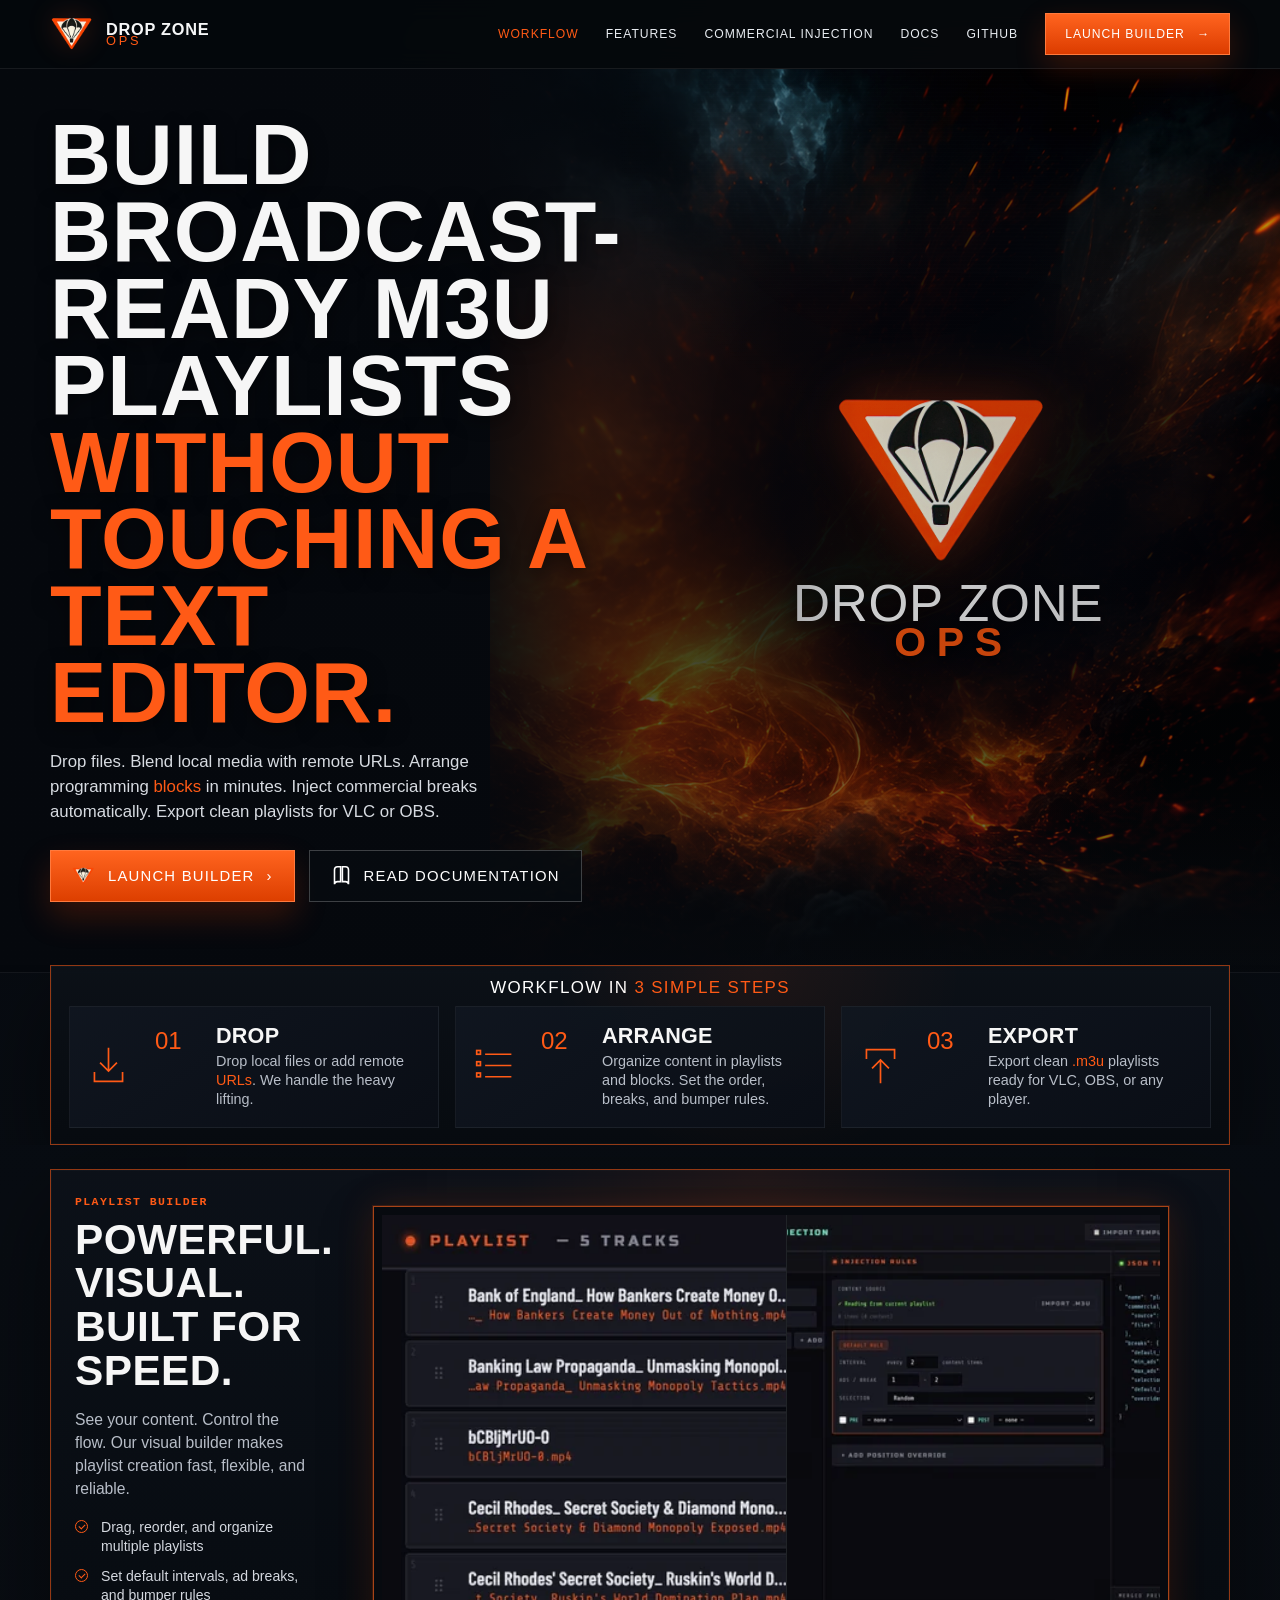
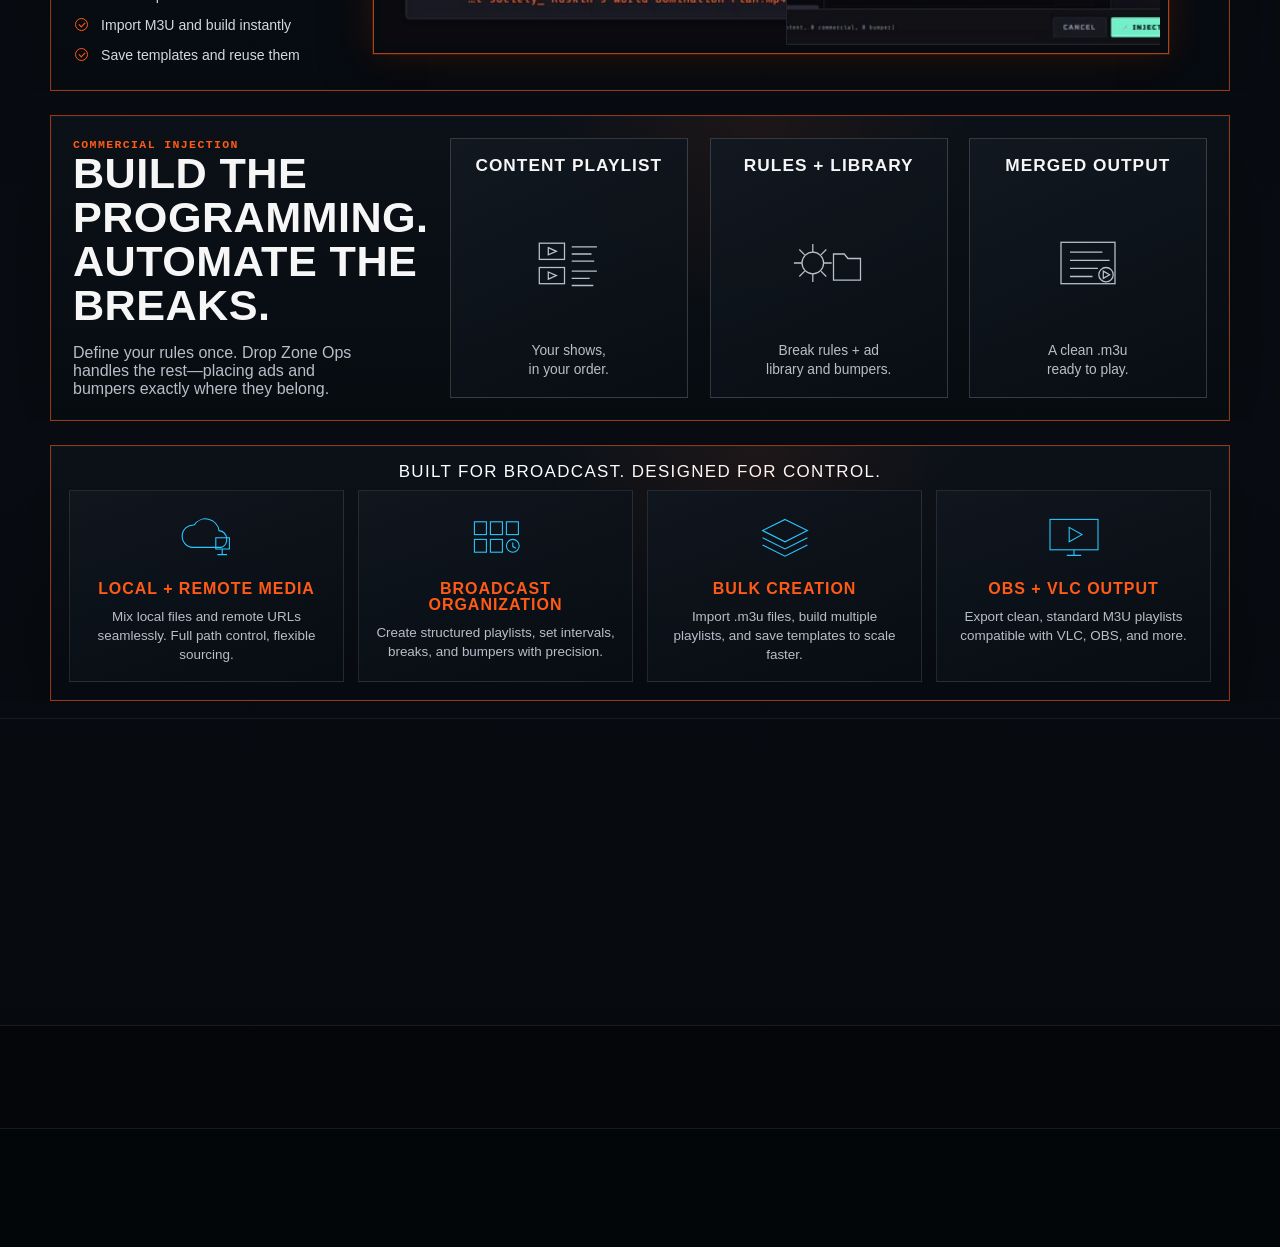
<file: index.html>
<!DOCTYPE html>

<html lang="en">

<head>
    <meta charset="utf-8" />
    <script data-js-marker="true">
        document.documentElement.classList.add('js');
    </script>
    <meta content="width=device-width, initial-scale=1" name="viewport" />
    <title>Drop Zone Ops — Broadcast-ready M3U playlist builder</title>
    <meta content="Build, organize, inject commercial breaks into, and export M3U playlists for VLC and OBS directly in your browser." name="description" />
    <meta content="#080b10" name="theme-color" />
    <link href="assets/favicon-32x32.png" rel="icon" sizes="32x32" type="image/png" />
    <link href="assets/favicon-32x32.png" rel="icon" sizes="16x16" type="image/png" />
    <link href="assets/favicon-32x32.png" rel="apple-touch-icon" sizes="180x180" />
    <link href="site.webmanifest" rel="manifest" />
    <style>
         :root {
            --bg: #06090d;
            --bg-2: #0b1017;
            --panel: rgba(10, 15, 22, .94);
            --panel-2: rgba(15, 21, 30, .95);
            --line: rgba(255, 255, 255, .12);
            --line-hot: rgba(255, 92, 22, .56);
            --orange: #ff5a16;
            --orange-2: #e54000;
            --cyan: #28c8ff;
            --mint: #4ff0c1;
            --text: #f6f6f6;
            --muted: #b8bec8;
            --dim: #747c88;
            --display: Impact, Haettenschweiler, "Arial Narrow Bold", sans-serif;
            --condensed: "Arial Narrow", "Roboto Condensed", Arial, sans-serif;
            --mono: ui-monospace, SFMono-Regular, Menlo, Monaco, Consolas, "Liberation Mono", monospace;
            --max: 1180px;
            --shadow: 0 30px 90px rgba(0, 0, 0, .46);
        }
        
        * {
            box-sizing: border-box;
        }
        
        html {
            scroll-behavior: smooth;
        }
        
        body {
            margin: 0;
            color: var(--text);
            font-family: var(--condensed);
            background: radial-gradient(circle at 84% 7%, rgba(255, 90, 22, .13), transparent 28%), linear-gradient(180deg, #05080d 0%, #080c12 42%, #090d13 72%, #05080c 100%);
            overflow-x: hidden;
        }
        
        body::before {
            content: "";
            position: fixed;
            inset: 0;
            pointer-events: none;
            z-index: 30;
            opacity: .18;
            background: repeating-linear-gradient(0deg, transparent 0 3px, rgba(255, 255, 255, .018) 3px 4px), radial-gradient(circle at 70% 15%, rgba(255, 104, 34, .08), transparent 24%);
        }
        
        body::after {
            content: "";
            position: fixed;
            right: 0;
            top: 140px;
            bottom: 0;
            width: min(170px, 16vw);
            pointer-events: none;
            opacity: .22;
            /* background: url('assets/bayhem-edge-fire.webp') top right / 100% auto repeat-y; */
            mix-blend-mode: screen;
        }
        
        img {
            display: block;
            max-width: 100%;
        }
        
        a {
            color: inherit;
        }
        
        button {
            font: inherit;
        }
        
        .container {
            width: min(var(--max), calc(100% - 40px));
            margin-inline: auto;
        }
        
        .skip-link {
            position: fixed;
            left: 12px;
            top: -80px;
            z-index: 1000;
            padding: 10px 14px;
            background: var(--orange);
            color: #fff;
            text-decoration: none;
        }
        
        .skip-link:focus {
            top: 12px;
        }
        /* NAV */
        
        .site-nav {
            position: sticky;
            top: 0;
            z-index: 100;
            min-height: 68px;
            border-bottom: 1px solid rgba(255, 255, 255, .08);
            background: rgba(4, 8, 12, .9);
            backdrop-filter: blur(12px);
        }
        
        .nav-inner {
            min-height: 68px;
            display: flex;
            align-items: center;
            justify-content: space-between;
            gap: 24px;
        }
        
        .brand {
            display: inline-flex;
            align-items: center;
            gap: 10px;
            min-width: max-content;
            text-decoration: none;
        }
        
        .brand-icon {
            width: 46px;
            height: 46px;
            flex: 0 0 auto;
            filter: drop-shadow(0 0 14px rgba(244, 81, 30, .24));
        }
        
        .brand-wordmark {
            display: grid;
            line-height: .82;
            text-transform: uppercase;
            transform: translateY(1px);
        }
        
        .brand-wordmark strong,
        .brand-wordmark em {
            font-family: var(--display);
            font-style: normal;
            letter-spacing: .045em;
        }
        
        .brand-wordmark strong {
            color: #f5f6f7;
            font-size: 1.02rem;
        }
        
        .brand-wordmark em {
            color: var(--orange);
            font-size: .8rem;
            letter-spacing: .22em;
        }
        
        .nav-links {
            display: flex;
            align-items: center;
            gap: 27px;
        }
        
        .nav-links a {
            color: #e9edf2;
            text-decoration: none;
            font-family: var(--display);
            font-size: .76rem;
            letter-spacing: .08em;
            text-transform: uppercase;
            transition: color .15s ease;
        }
        
        .nav-links a:hover,
        .nav-links a:first-child {
            color: var(--orange);
        }
        
        .nav-launch {
            min-height: 42px;
            padding: 0 19px;
            display: inline-flex;
            align-items: center;
            gap: 12px;
            background: linear-gradient(180deg, #ff641f, #dc3c00);
            border: 1px solid #ff7a3d;
            box-shadow: 0 12px 30px rgba(229, 61, 0, .22);
            color: white !important;
        }
        
        .nav-toggle {
            display: none;
            padding: 9px 12px;
            border: 1px solid var(--line);
            background: #0b1118;
            color: white;
            font-family: var(--mono);
            text-transform: uppercase;
            font-size: .72rem;
        }
        /* TYPE + BUTTONS */
        
        .eyebrow {
            margin: 0 0 10px;
            color: var(--orange);
            font-family: var(--mono);
            font-size: .72rem;
            font-weight: 800;
            letter-spacing: .12em;
            text-transform: uppercase;
        }
        
        h1,
        h2,
        h3,
        p {
            margin-top: 0;
        }
        
        h1,
        h2,
        h3 {
            font-family: var(--display);
            text-transform: uppercase;
            letter-spacing: .01em;
        }
        
        h1 {
            margin-bottom: 18px;
            font-size: clamp(3.8rem, 6.6vw, 6.45rem);
            line-height: .91;
            max-width: 590px;
            text-shadow: 0 5px 18px rgba(0, 0, 0, .5);
        }
        
        h1 .orange {
            color: var(--orange);
        }
        
        h2 {
            margin-bottom: 17px;
            font-size: clamp(2.5rem, 4.3vw, 4.4rem);
            line-height: .96;
        }
        
        h3 {
            margin-bottom: 10px;
            font-size: 1.72rem;
            line-height: 1;
        }
        
        p {
            color: var(--muted);
        }
        
        .button-row {
            display: flex;
            flex-wrap: wrap;
            gap: 14px;
        }
        
        .button {
            min-height: 52px;
            padding: 0 21px;
            display: inline-flex;
            align-items: center;
            justify-content: center;
            gap: 12px;
            border: 1px solid rgba(255, 255, 255, .22);
            background: rgba(7, 11, 16, .82);
            color: white;
            text-decoration: none;
            font-family: var(--display);
            font-size: .93rem;
            letter-spacing: .08em;
            text-transform: uppercase;
            transition: transform .15s ease, border-color .15s ease, box-shadow .15s ease;
        }
        
        .button:hover {
            transform: translateY(-2px);
            border-color: var(--orange);
            box-shadow: 0 0 28px rgba(255, 90, 22, .16);
        }
        
        .button.primary {
            background: linear-gradient(180deg, #ff641f, #dd3f00);
            border-color: #ff7a3e;
            box-shadow: 0 15px 32px rgba(229, 63, 0, .22);
        }
        
        .button svg {
            width: 21px;
            height: 21px;
            stroke: currentColor;
            fill: none;
            stroke-width: 1.8;
        }
        
        .button-brand-icon {
            width: 24px;
            height: 24px;
            object-fit: contain;
            flex: 0 0 auto;
        }
        
        .footer-brand-lockup {
            display: flex;
            align-items: center;
            gap: 11px;
        }
        
        .footer-brand-lockup img {
            width: 42px;
            height: 42px;
            flex: 0 0 auto;
        }
        
        .footer-brand-lockup p {
            max-width: 430px;
        }
        /* HERO */
        
        .hero {
            position: relative;
            min-height: 520px;
            border-bottom: 1px solid rgba(255, 255, 255, .05);
            overflow: hidden;
        }
        
        .hero::before {
            content: "";
            position: absolute;
            inset: 0;
            background: linear-gradient(90deg, rgba(5, 8, 13, .99) 0%, rgba(5, 8, 13, .94) 37%, rgba(5, 8, 13, .2) 67%, rgba(5, 8, 13, .3) 100%), linear-gradient(0deg, #070a0e 0%, transparent 24%);
            z-index: 1;
        }
        
        .hero-inner {
            position: relative;
            z-index: 2;
            min-height: 520px;
            display: grid;
            grid-template-columns: 1.03fr .97fr;
            align-items: center;
        }
        
        .hero-art {
            position: absolute;
            z-index: 0;
            inset: 0 0 0 auto;
            width: min(64vw, 790px);
            height: 100%;
            overflow: hidden;
            background: radial-gradient(circle at 60% 47%, rgba(255, 92, 22, .12), transparent 28%), url('assets/bayhem-hero-art.png') right center / cover no-repeat;
            filter: saturate(1.07) contrast(1.03);
        }
        
        .hero-art::before {
            content: "";
            position: absolute;
            inset: 0;
            background: radial-gradient(circle at 58% 46%, rgba(5, 8, 13, .94) 0 25%, rgba(5, 8, 13, .72) 36%, transparent 58%), linear-gradient(90deg, rgba(5, 8, 13, .4), transparent 40%);
        }
        
        .hero-brand-card {
            position: absolute;
            left: 58%;
            top: 49%;
            width: min(48%, 330px);
            transform: translate(-50%, -50%);
            display: grid;
            justify-items: center;
            text-align: center;
            filter: drop-shadow(0 26px 60px rgba(0, 0, 0, .62));
        }
        
        .hero-brand-icon {
            width: clamp(150px, 19vw, 238px);
            height: auto;
            filter: drop-shadow(0 0 30px rgba(244, 81, 30, .32));
        }
        
        .hero-brand-wordmark {
            margin-top: -18px;
            display: grid;
            line-height: .84;
            text-transform: uppercase;
            text-shadow: 0 4px 16px rgba(0, 0, 0, .86);
        }
        
        .hero-brand-wordmark span,
        .hero-brand-wordmark strong {
            font-family: var(--display);
        }
        
        .hero-brand-wordmark span {
            color: #fff;
            font-size: clamp(2.05rem, 4vw, 3.65rem);
            letter-spacing: .015em;
        }
        
        .hero-brand-wordmark strong {
            color: var(--orange);
            font-size: clamp(1.55rem, 3.2vw, 2.7rem);
            letter-spacing: .26em;
            padding-left: .26em;
        }
        
        .hero-copy {
            padding: 48px 0 70px;
        }
        
        .hero-copy .intro {
            max-width: 470px;
            margin-bottom: 25px;
            font-size: 1.05rem;
            line-height: 1.48;
            color: #d7dbe1;
        }
        
        .hero-copy .intro span {
            color: var(--orange);
        }
        /* PANELS */
        
        .panel {
            position: relative;
            border: 1px solid var(--line-hot);
            background: linear-gradient(180deg, rgba(12, 17, 24, .96), rgba(7, 11, 16, .96));
            box-shadow: inset 0 0 0 1px rgba(255, 255, 255, .02), var(--shadow);
        }
        
        .panel::before {
            content: "";
            position: absolute;
            inset: 0;
            pointer-events: none;
            background: radial-gradient(circle at 60% 0%, rgba(255, 89, 22, .075), transparent 28%);
        }
        /* WORKFLOW */
        
        .workflow-wrap {
            position: relative;
            z-index: 4;
            margin-top: -8px;
        }
        
        .workflow-panel {
            padding: 12px 18px 16px;
        }
        
        .section-kicker {
            margin: 0 0 8px;
            text-align: center;
            color: white;
            font-family: var(--display);
            font-size: 1.06rem;
            letter-spacing: .08em;
            text-transform: uppercase;
        }
        
        .section-kicker span {
            color: var(--orange);
        }
        
        .workflow-grid {
            display: grid;
            grid-template-columns: repeat(3, 1fr);
            gap: 16px;
        }
        
        .workflow-card {
            min-height: 118px;
            display: grid;
            grid-template-columns: 56px 48px 1fr;
            gap: 13px;
            align-items: center;
            padding: 18px 16px;
            border: 1px solid rgba(255, 255, 255, .055);
            background: linear-gradient(145deg, rgba(16, 22, 31, .97), rgba(10, 14, 21, .97));
        }
        
        .workflow-icon {
            color: var(--orange);
        }
        
        .workflow-icon svg {
            width: 45px;
            height: 45px;
            stroke: currentColor;
            fill: none;
            stroke-width: 1.8;
        }
        
        .step-no {
            align-self: start;
            color: var(--orange);
            font-family: var(--display);
            font-size: 1.5rem;
            line-height: 1;
            padding-top: 4px;
        }
        
        .workflow-copy h3 {
            margin: 0 0 5px;
            font-size: 1.35rem;
        }
        
        .workflow-copy p {
            margin: 0;
            font-size: .9rem;
            line-height: 1.34;
        }
        
        .workflow-copy strong {
            color: var(--orange);
            font-weight: 500;
        }
        /* BUILDER */
        
        .section {
            padding: 24px 0 0;
        }
        
        .builder-panel {
            display: grid;
            grid-template-columns: 240px minmax(0, 1fr);
            gap: 22px;
            padding: 20px;
            align-items: center;
        }
        
        .builder-copy {
            padding: 4px 0 4px 4px;
        }
        
        .builder-copy h2 {
            font-size: 2.65rem;
            line-height: 1.03;
        }
        
        .builder-copy>p:not(.eyebrow) {
            font-size: .98rem;
            line-height: 1.45;
        }
        
        .check-list {
            display: grid;
            gap: 11px;
            margin-top: 18px;
        }
        
        .check-item {
            display: grid;
            grid-template-columns: 16px 1fr;
            gap: 10px;
            align-items: start;
            color: #d4d8df;
            font-size: .88rem;
            line-height: 1.35;
        }
        
        .check {
            width: 13px;
            height: 13px;
            margin-top: 2px;
            border: 1px solid var(--orange);
            border-radius: 50%;
            position: relative;
        }
        
        .check::after {
            content: "";
            position: absolute;
            width: 5px;
            height: 3px;
            left: 3px;
            top: 3px;
            border-left: 1px solid var(--orange);
            border-bottom: 1px solid var(--orange);
            transform: rotate(-45deg);
        }
        
        .builder-shot {
            border: 1px solid rgba(255, 100, 28, .65);
            background: #070a0f;
            padding: 8px;
            box-shadow: 0 0 0 1px rgba(255, 90, 22, .15), 0 0 35px rgba(255, 90, 22, .16), 0 20px 48px rgba(0, 0, 0, .38);
            overflow: hidden;
        }
        
        .builder-ui {
            display: grid;
            grid-template-columns: 52% 48%;
            height: clamp(320px, 34vw, 430px);
            overflow: hidden;
            background: #070a0f;
        }
        
        .builder-ui img {
            width: 100%;
            height: 100%;
            object-fit: cover;
        }
        
        .builder-ui img:first-child {
            object-position: left top;
            border-right: 1px solid rgba(255, 255, 255, .1);
        }
        
        .builder-ui img:last-child {
            object-position: center top;
        }
        /* COMMERCIAL FLOW */
        
        .commercial-panel {
            display: grid;
            grid-template-columns: 1.15fr repeat(3, .9fr);
            gap: 22px;
            padding: 22px;
            align-items: stretch;
        }
        
        .commercial-copy h2 {
            font-size: 2.7rem;
            line-height: 1.02;
        }
        
        .commercial-copy p {
            max-width: 280px;
            margin-bottom: 0;
        }
        
        .flow-card {
            min-height: 170px;
            display: flex;
            flex-direction: column;
            justify-content: space-between;
            align-items: center;
            padding: 18px 16px;
            text-align: center;
            border: 1px solid rgba(255, 255, 255, .17);
            background: linear-gradient(155deg, rgba(18, 24, 33, .96), rgba(9, 13, 19, .96));
        }
        
        .flow-card h3 {
            font-size: 1.08rem;
            letter-spacing: .06em;
        }
        
        .flow-card p {
            margin: 0;
            font-size: .86rem;
            line-height: 1.35;
        }
        
        .flow-icon {
            width: 76px;
            height: 54px;
            color: #b8c1cc;
        }
        
        .flow-icon svg {
            width: 100%;
            height: 100%;
            stroke: currentColor;
            fill: none;
            stroke-width: 1.4;
        }
        /* FEATURES */
        
        .features-panel {
            padding: 16px 18px 18px;
        }
        
        .feature-grid {
            display: grid;
            grid-template-columns: repeat(4, 1fr);
            gap: 14px;
        }
        
        .feature-card {
            min-height: 170px;
            padding: 20px 17px 17px;
            text-align: center;
            border: 1px solid rgba(255, 255, 255, .105);
            background: linear-gradient(160deg, rgba(16, 22, 31, .95), rgba(8, 12, 18, .95));
        }
        
        .feature-card svg {
            width: 64px;
            height: 52px;
            margin: 0 auto 14px;
            color: var(--cyan);
            stroke: currentColor;
            fill: none;
            stroke-width: 1.35;
        }
        
        .feature-card h3 {
            color: var(--orange);
            font-size: 1rem;
            letter-spacing: .06em;
        }
        
        .feature-card p {
            margin: 0;
            font-size: .84rem;
            line-height: 1.42;
        }
        /* CTA */
        
        .final-cta {
            position: relative;
            overflow: hidden;
            padding: 44px 0 54px;
            margin-top: 16px;
            border-top: 1px solid rgba(255, 255, 255, .06);
        }
        
        .final-cta::before {
            content: "";
            position: absolute;
            inset: 0;
            /* background: linear-gradient(90deg, rgba(5, 8, 13, .98) 0%, rgba(5, 8, 13, .91) 46%, rgba(5, 8, 13, .48) 76%, rgba(5, 8, 13, .36) 100%), url('assets/bayhem-cta-art.webp') right center / auto 100% no-repeat; */
            opacity: .98;
        }
        
        .cta-grid {
            position: relative;
            z-index: 2;
            display: grid;
            grid-template-columns: .95fr 1.05fr;
            gap: 50px;
            align-items: center;
        }
        
        .cta-copy h2 {
            margin: 0;
            font-size: 3.8rem;
        }
        
        .cta-copy .orange {
            color: var(--orange);
        }
        
        .cta-copy p {
            margin: 15px 0 0;
        }
        
        .cta-actions {
            display: grid;
            gap: 12px;
            max-width: 430px;
        }
        
        .cta-actions .button {
            width: 100%;
            min-height: 56px;
            font-size: 1.08rem;
        }
        
        footer {
            padding: 24px 0 36px;
            border-top: 1px solid rgba(255, 255, 255, .08);
            background: rgba(4, 7, 10, .85);
        }
        
        .footer-inner {
            display: flex;
            justify-content: space-between;
            gap: 28px;
            align-items: center;
        }
        
        .footer-inner p {
            margin: 0;
            font-size: .82rem;
            color: var(--dim);
        }
        
        .footer-links {
            display: flex;
            flex-wrap: wrap;
            gap: 15px;
        }
        
        .footer-links a {
            color: var(--muted);
            text-decoration: none;
            font-family: var(--mono);
            font-size: .68rem;
            text-transform: uppercase;
        }
        
        .footer-links a:hover {
            color: var(--orange);
        }
        
        @media (max-width: 980px) {
            .nav-links {
                gap: 16px;
            }
            .nav-links a {
                font-size: .68rem;
            }
            .hero-inner {
                grid-template-columns: 1fr;
            }
            .hero-art {
                width: 82%;
                opacity: .72;
            }
            .hero-brand-card {
                left: 60%;
                width: min(52%, 300px);
            }
            .hero-copy {
                max-width: 650px;
            }
            .workflow-grid {
                grid-template-columns: 1fr;
            }
            .builder-panel {
                grid-template-columns: 1fr;
            }
            .commercial-panel {
                grid-template-columns: 1fr 1fr;
            }
            .feature-grid {
                grid-template-columns: 1fr 1fr;
            }
        }
        
        @media (max-width: 760px) {
            .container {
                width: min(100% - 28px, var(--max));
            }
            .site-nav,
            .nav-inner {
                min-height: 62px;
            }
            .brand-icon {
                width: 40px;
                height: 40px;
            }
            .brand-wordmark strong {
                font-size: .88rem;
            }
            .brand-wordmark em {
                font-size: .68rem;
            }
            .nav-toggle {
                display: inline-flex;
            }
            .nav-links {
                display: none;
                position: absolute;
                left: 0;
                right: 0;
                top: 62px;
                padding: 16px 14px 20px;
                background: rgba(4, 8, 12, .98);
                border-bottom: 1px solid rgba(255, 255, 255, .08);
                flex-direction: column;
                align-items: stretch;
            }
            .nav-links.open {
                display: flex;
            }
            .nav-links a {
                padding: 11px 5px;
                border-bottom: 1px solid rgba(255, 255, 255, .06);
            }
            .nav-launch {
                justify-content: center;
                margin-top: 6px;
            }
            .hero,
            .hero-inner {
                min-height: 610px;
            }
            .hero-art {
                width: 100%;
                opacity: .63;
                background-position: 69% center;
            }
            .hero-brand-card {
                left: 66%;
                top: 48%;
                width: min(56%, 280px);
            }
            .hero::before {
                background: linear-gradient(90deg, rgba(5, 8, 13, .98), rgba(5, 8, 13, .78));
            }
            .hero-copy {
                padding: 50px 0 72px;
            }
            h1 {
                font-size: clamp(3.25rem, 15vw, 5.6rem);
            }
            .workflow-card {
                grid-template-columns: 50px 42px 1fr;
            }
            .commercial-panel,
            .feature-grid,
            .cta-grid {
                grid-template-columns: 1fr;
            }
            .cta-actions {
                max-width: none;
            }
            .footer-inner {
                flex-direction: column;
                align-items: flex-start;
            }
            body::after {
                display: none;
            }
        }
        
        @media (max-width: 480px) {
            .button-row .button {
                width: 100%;
            }
            .brand-wordmark {
                display: none;
            }
            .hero-brand-card {
                left: 70%;
                width: 54%;
            }
            .hero-brand-wordmark span {
                font-size: 1.8rem;
            }
            .hero-brand-wordmark strong {
                font-size: 1.3rem;
            }
            .workflow-card {
                grid-template-columns: 42px 36px 1fr;
                padding: 15px 12px;
            }
            .workflow-icon svg {
                width: 36px;
                height: 36px;
            }
            .builder-panel,
            .commercial-panel {
                padding: 16px;
            }
            .feature-grid {
                grid-template-columns: 1fr;
            }
            .cta-copy h2 {
                font-size: 3.15rem;
            }
        }
        
        @media (prefers-reduced-motion: reduce) {
            html {
                scroll-behavior: auto;
            }
            *,
            *::before,
            *::after {
                transition-duration: .01ms !important;
            }
        }
        /* MOBILE_PERF_OPTIMIZATION */
        
        html {
            -webkit-text-size-adjust: 100%;
            text-size-adjust: 100%;
            scroll-padding-top: 80px;
        }
        
        body {
            min-width: 320px;
            -webkit-font-smoothing: antialiased;
            text-rendering: optimizeLegibility;
        }
        
        img {
            height: auto;
        }
        
        a,
        button {
            touch-action: manipulation;
        }
        
        .site-nav,
        .hero {
            isolation: isolate;
        }
        
        @media screen {
            .workflow-wrap,
            main>.section,
            .final-cta,
            footer {
                content-visibility: auto;
                contain-intrinsic-size: auto 700px;
            }
        }
        
        .panel,
        .workflow-card,
        .builder-shot,
        .flow-card,
        .feature-card {
            contain: layout paint style;
        }
        
        @media (hover: hover) and (pointer: fine) {
            .button:hover {
                transform: translateY(-2px);
            }
        }
        
        @media (max-width: 980px) {
            .builder-panel,
            .commercial-panel {
                gap: 18px;
            }
            .builder-ui {
                height: clamp(310px, 48vw, 430px);
            }
        }
        
        @media (max-width: 760px) {
            html {
                scroll-padding-top: 74px;
            }
            body::before {
                display: none;
            }
            .site-nav {
                background: rgba(4, 8, 12, .985);
                backdrop-filter: none;
                -webkit-backdrop-filter: none;
            }
            .nav-toggle {
                min-width: 48px;
                min-height: 44px;
                align-items: center;
                justify-content: center;
            }
            .nav-links {
                position: fixed;
                top: 62px;
                max-height: calc(100dvh - 62px);
                overflow-y: auto;
                overscroll-behavior: contain;
                box-shadow: 0 24px 54px rgba(0, 0, 0, .55);
            }
            .nav-links a {
                display: flex;
                align-items: center;
                min-height: 48px;
            }
            .nav-open body {
                overflow: hidden;
            }
            .hero,
            .hero-inner {
                min-height: 580px;
            }
            .hero-copy {
                padding: 44px 0 58px;
            }
            .hero-copy .intro {
                max-width: 34rem;
                font-size: 1rem;
            }
            h1 {
                font-size: clamp(3.05rem, 14vw, 5.1rem);
                overflow-wrap: anywhere;
            }
            .button {
                min-height: 50px;
            }
            .workflow-panel {
                padding-inline: 12px;
            }
            .workflow-grid {
                gap: 10px;
            }
            .workflow-card {
                min-height: 0;
            }
            .builder-panel,
            .commercial-panel,
            .features-panel {
                padding: 15px;
            }
            .builder-shot {
                position: relative;
                padding: 6px;
                box-shadow: 0 0 0 1px rgba(255, 90, 22, .13), 0 14px 34px rgba(0, 0, 0, .34);
            }
            .builder-ui {
                display: flex;
                grid-template-columns: none;
                height: clamp(290px, 78vw, 390px);
                overflow-x: auto;
                overflow-y: hidden;
                scroll-snap-type: x mandatory;
                overscroll-behavior-inline: contain;
                scrollbar-width: thin;
                scrollbar-color: var(--orange) #070a0f;
                -webkit-overflow-scrolling: touch;
            }
            .builder-ui img {
                flex: 0 0 100%;
                width: 100%;
                height: 100%;
                scroll-snap-align: start;
                scroll-snap-stop: always;
            }
            .builder-ui img:first-child {
                border-right: 0;
            }
            .builder-shot::after {
                content: "Swipe screenshots →";
                display: block;
                padding: 8px 4px 2px;
                color: var(--dim);
                font-family: var(--mono);
                font-size: .62rem;
                letter-spacing: .08em;
                text-align: right;
                text-transform: uppercase;
            }
            .flow-card,
            .feature-card {
                min-height: 0;
            }
            .final-cta {
                padding-block: 38px 44px;
            }
            .footer-links a {
                display: inline-flex;
                align-items: center;
                min-height: 44px;
            }
        }
        
        @media (max-width: 480px) {
            .container {
                width: min(100% - 22px, var(--max));
            }
            .hero,
            .hero-inner {
                min-height: 560px;
            }
            .hero-copy {
                padding-top: 38px;
            }
            .hero-art {
                background-position: 68% center;
            }
            .hero-brand-card {
                left: 67%;
            }
            .button-row {
                gap: 10px;
            }
            .workflow-card {
                grid-template-columns: 38px 34px 1fr;
                gap: 9px;
            }
            .builder-copy h2,
            .commercial-copy h2 {
                font-size: 2.35rem;
            }
            .cta-copy h2 {
                font-size: 2.85rem;
            }
        }
        
        @media (prefers-reduced-data: reduce) {
            body::before,
            body::after,
            .panel::before {
                display: none;
            }
            .panel,
            .builder-shot {
                box-shadow: none;
            }
        }

        .schwwaaa-footer {
            position: relative;
            z-index: 1;
            width: 100%;
            padding: 28px 0 36px;
            text-align: center;
            font-family: "Audiowide", sans-serif;
        }

        .schwwaaa-footer-logo {
            display: inline-flex;
            align-items: center;
            justify-content: center;
            text-decoration: none;
        }

        .schwwaaa-footer-image {
            display: block;
            width: min(168px, 44vw);
            height: auto;
            object-fit: contain;
            opacity: 0.9;
            filter: drop-shadow(0 0 12px rgba(255,255,255,0.22))
                    drop-shadow(0 0 22px rgba(13,110,253,0.18));
            transition: opacity 0.3s ease, transform 0.3s ease, filter 0.3s ease;
        }

        .schwwaaa-footer-logo:hover .schwwaaa-footer-image {
            opacity: 1;
            transform: translateY(-1px);
            filter: drop-shadow(0 0 14px rgba(255,255,255,0.35))
                    drop-shadow(0 0 28px rgba(13,110,253,0.32));
        }

        .schwwaaa-footer-label {
            display: block;
            margin-top: 8px;
            color: rgba(255,255,255,0.54);
            font-size: 0.58rem;
            letter-spacing: 0.16em;
            text-transform: uppercase;
        }
    </style>
    <link as="image" fetchpriority="high" href="assets/icon.png" rel="preload" type="image/svg+xml" />
</head>

<body>
    <a class="skip-link" href="#main">Skip to content</a>
    <header class="site-nav">
        <div class="container nav-inner">
            <a aria-label="Drop Zone Ops home" class="brand" href="index.html">
                <img alt="" aria-hidden="true" class="brand-icon" decoding="async" fetchpriority="high" height="52" src="assets/icon.png" width="52" />
                <span class="brand-wordmark"><strong>Drop Zone</strong><em>Ops</em></span>
            </a>
            <button aria-controls="site-links" aria-expanded="false" class="nav-toggle" type="button">Menu</button>
            <nav aria-label="Primary navigation" class="nav-links" id="site-links">
                <!-- <a href="#top">Drop Zone Ops</a> -->
                <a href="#workflow">Workflow</a>
                <a href="#features">Features</a>
                <a href="#commercial-injection">Commercial Injection</a>
                <a href="docs.html">Docs</a>
                <a href="https://github.com/schwwaaa/drop-zone-ops" rel="noopener" target="_blank">GitHub</a>
                <a class="nav-launch" href="app.html">Launch Builder <span aria-hidden="true">→</span></a>
            </nav>
        </div>
    </header>
    <main id="main">
        <section class="hero" id="top">
            <div aria-label="Drop Zone Ops new icon over an explosive broadcast landscape" class="hero-art" role="img">
                <div class="hero-brand-card">
                    <img alt="" aria-hidden="true" class="hero-brand-icon" decoding="async" fetchpriority="high" height="512" src="assets/icon.png" width="512" />
                    <div class="hero-brand-wordmark"><span>Drop Zone</span><strong>Ops</strong></div>
                </div>
            </div>
            <div class="container hero-inner">
                <div class="hero-copy">
                    <h1>Build broadcast-ready M3U playlists <span class="orange">without touching a text editor.</span></h1>
                    <p class="intro">Drop files. Blend local media with remote URLs. Arrange programming <span>blocks</span> in minutes. Inject commercial breaks automatically. Export clean playlists for VLC or OBS.</p>
                    <div class="button-row">
                        <a class="button primary" href="app.html">
                            <img alt="" aria-hidden="true" class="button-brand-icon" height="24" src="assets/icon.png" width="24" /> Launch Builder <span aria-hidden="true">›</span>
                        </a>
                        <a class="button" href="docs.html">
                            <svg aria-hidden="true" viewbox="0 0 24 24"><path d="M4 5.5A3.5 3.5 0 0 1 7.5 2H11v17H7.5A3.5 3.5 0 0 0 4 22V5.5Z"></path><path d="M20 5.5A3.5 3.5 0 0 0 16.5 2H13v17h3.5A3.5 3.5 0 0 1 20 22V5.5Z"></path></svg> Read Documentation
                        </a>
                    </div>
                </div>
            </div>
        </section>
        <section class="workflow-wrap" id="workflow">
            <div class="container panel workflow-panel">
                <p class="section-kicker">Workflow in <span>3 simple steps</span></p>
                <div class="workflow-grid">
                    <article class="workflow-card">
                        <div class="workflow-icon"><svg aria-hidden="true" viewbox="0 0 48 48"><path d="M24 5v25M15 21l9 9 9-9"></path><path d="M9 31v10h30V31"></path></svg></div>
                        <div class="step-no">01</div>
                        <div class="workflow-copy">
                            <h3>Drop</h3>
                            <p>Drop local files or add remote <strong>URLs</strong>. We handle the heavy lifting.</p>
                        </div>
                    </article>
                    <article class="workflow-card">
                        <div class="workflow-icon"><svg aria-hidden="true" viewbox="0 0 48 48"><path d="M14 12h28M14 24h28M14 36h28"></path><rect height="4" width="4" x="5" y="8"></rect><rect height="4" width="4" x="5" y="20"></rect><rect height="4" width="4" x="5" y="32"></rect></svg></div>
                        <div class="step-no">02</div>
                        <div class="workflow-copy">
                            <h3>Arrange</h3>
                            <p>Organize content in playlists and blocks. Set the order, breaks, and bumper rules.</p>
                        </div>
                    </article>
                    <article class="workflow-card">
                        <div class="workflow-icon"><svg aria-hidden="true" viewbox="0 0 48 48"><path d="M24 43V18M15 27l9-9 9 9"></path><path d="M9 17V7h30v10"></path></svg></div>
                        <div class="step-no">03</div>
                        <div class="workflow-copy">
                            <h3>Export</h3>
                            <p>Export clean <strong>.m3u</strong> playlists ready for VLC, OBS, or any player.</p>
                        </div>
                    </article>
                </div>
            </div>
        </section>
        <section class="section" id="features">
            <div class="container panel builder-panel">
                <div class="builder-copy">
                    <p class="eyebrow">Playlist Builder</p>
                    <h2>Powerful. Visual. Built for speed.</h2>
                    <p>See your content. Control the flow. Our visual builder makes playlist creation fast, flexible, and reliable.</p>
                    <div class="check-list">
                        <div class="check-item"><span aria-hidden="true" class="check"></span><span>Drag, reorder, and organize multiple playlists</span></div>
                        <div class="check-item"><span aria-hidden="true" class="check"></span><span>Set default intervals, ad breaks, and bumper rules</span></div>
                        <div class="check-item"><span aria-hidden="true" class="check"></span><span>Import M3U and build instantly</span></div>
                        <div class="check-item"><span aria-hidden="true" class="check"></span><span>Save templates and reuse them</span></div>
                    </div>
                </div>
                <figure class="builder-shot">
                    <div class="builder-ui">
                        <img alt="Drop Zone Ops ordered playlist interface" decoding="async" height="698" loading="lazy" sizes="(max-width: 760px) calc(100vw - 58px), (max-width: 980px) calc(100vw - 82px), 470px" src="assets/dropzoneops-playlist-938.webp" srcset="assets/dropzoneops-playlist-480.webp 480w, assets/dropzoneops-playlist-800.webp 800w, assets/dropzoneops-playlist-938.webp 938w"
                            width="938" />
                        <img alt="Drop Zone Ops commercial injection rules and JSON interface" decoding="async" height="1710" loading="lazy" sizes="(max-width: 760px) calc(100vw - 58px), (max-width: 980px) calc(100vw - 82px), 470px" src="assets/dropzoneops-comminjectiondetail-1440.webp"
                            srcset="assets/dropzoneops-comminjectiondetail-480.webp 480w, assets/dropzoneops-comminjectiondetail-800.webp 800w, assets/dropzoneops-comminjectiondetail-1200.webp 1200w, assets/dropzoneops-comminjectiondetail-1440.webp 1440w"
                            width="2414" />
                    </div>
                </figure>
            </div>
        </section>
        <section class="section" id="commercial-injection">
            <div class="container panel commercial-panel">
                <div class="commercial-copy">
                    <p class="eyebrow">Commercial Injection</p>
                    <h2>Build the programming. Automate the breaks.</h2>
                    <p>Define your rules once. Drop Zone Ops handles the rest—placing ads and bumpers exactly where they belong.</p>
                </div>
                <article class="flow-card">
                    <h3>Content Playlist</h3>
                    <div class="flow-icon"><svg aria-hidden="true" viewbox="0 0 80 60"><rect height="18" width="28" x="7" y="8"></rect><path d="m17 13 9 4-9 4z"></path><path d="M43 12h28M43 20h22M43 28h25"></path><rect height="18" width="28" x="7" y="35"></rect><path d="m17 40 9 4-9 4z"></path><path d="M43 39h28M43 47h20M43 55h24"></path></svg></div>
                    <p>Your shows,<br/>in your order.</p>
                </article>
                <article class="flow-card">
                    <h3>Rules + Library</h3>
                    <div class="flow-icon"><svg aria-hidden="true" viewbox="0 0 80 60"><path d="M22 18a12 12 0 1 0 0 24 12 12 0 0 0 0-24Z"></path><path d="M22 9v9M22 42v9M1 30h9M34 30h9M7 15l6 6M31 39l6 6M7 45l6-6M31 21l6-6"></path><path d="M45 20h12l4 5h14v24H45z"></path></svg></div>
                    <p>Break rules + ad<br/>library and bumpers.</p>
                </article>
                <article class="flow-card">
                    <h3>Merged Output</h3>
                    <div class="flow-icon"><svg aria-hidden="true" viewbox="0 0 80 60"><rect height="46" width="60" x="10" y="7"></rect><path d="M20 18h36M20 27h44M20 36h31M20 45h25"></path><circle cx="60" cy="43" r="8"></circle><path d="m57 39 7 4-7 4z"></path></svg></div>
                    <p>A clean .m3u<br/>ready to play.</p>
                </article>
            </div>
        </section>
        <section class="section">
            <div class="container panel features-panel">
                <p class="section-kicker">Built for broadcast. Designed for control.</p>
                <div class="feature-grid">
                    <article class="feature-card">
                        <svg aria-hidden="true" viewbox="0 0 80 60"><path d="M22 43a14 14 0 0 1 2-28 17 17 0 0 1 31 7 11 11 0 0 1 3 21H22Z"></path><path d="M51 31h17v14H51zM59 45v7M53 52h12"></path></svg>
                        <h3>Local + Remote Media</h3>
                        <p>Mix local files and remote URLs seamlessly. Full path control, flexible sourcing.</p>
                    </article>
                    <article class="feature-card">
                        <svg aria-hidden="true" viewbox="0 0 80 60"><rect height="16" width="15" x="13" y="11"></rect><rect height="16" width="15" x="33" y="11"></rect><rect height="16" width="15" x="53" y="11"></rect><rect height="16" width="15" x="13" y="33"></rect><rect height="16" width="15" x="33" y="33"></rect><circle cx="61" cy="41" r="8"></circle><path d="M61 37v5l4 2"></path></svg>
                        <h3>Broadcast Organization</h3>
                        <p>Create structured playlists, set intervals, breaks, and bumpers with precision.</p>
                    </article>
                    <article class="feature-card">
                        <svg aria-hidden="true" viewbox="0 0 80 60"><path d="m40 8 28 14-28 14L12 22 40 8Z"></path><path d="m12 31 28 14 28-14M12 40l28 14 28-14"></path></svg>
                        <h3>Bulk Creation</h3>
                        <p>Import .m3u files, build multiple playlists, and save templates to scale faster.</p>
                    </article>
                    <article class="feature-card">
                        <svg aria-hidden="true" viewbox="0 0 80 60"><rect height="38" width="60" x="10" y="8"></rect><path d="m34 18 16 9-16 9zM31 53h18M40 46v7"></path></svg>
                        <h3>OBS + VLC Output</h3>
                        <p>Export clean, standard M3U playlists compatible with VLC, OBS, and more.</p>
                    </article>
                </div>
            </div>
        </section>
        <section class="final-cta">
            <div class="container cta-grid">
                <div class="cta-copy">
                    <h2>Take control of <span class="orange">your broadcast.</span></h2>
                    <p>Drop files. Build playlists. Inject breaks. Hit play. That's Drop Zone Ops.</p>
                </div>
                <div class="cta-actions">
                    <a class="button primary" href="app.html">
                        <img alt="" aria-hidden="true" class="button-brand-icon" height="24" src="assets/icon.png" width="24" /> Launch Drop Zone Ops <span aria-hidden="true">→</span>
                    </a>
                    <a class="button" href="docs.html">
                        <svg aria-hidden="true" viewbox="0 0 24 24"><path d="M4 5.5A3.5 3.5 0 0 1 7.5 2H11v17H7.5A3.5 3.5 0 0 0 4 22V5.5Z"></path><path d="M20 5.5A3.5 3.5 0 0 0 16.5 2H13v17h3.5A3.5 3.5 0 0 1 20 22V5.5Z"></path></svg> Open Documentation
                    </a>
                </div>
            </div>
        </section>
    </main>
    <footer>
        <div class="container footer-inner">
            <div class="footer-brand-lockup">
                <img alt="" aria-hidden="true" height="44" loading="lazy" src="assets/icon.png" width="44" />
                <p>Drop Zone Ops — client-side M3U playlist operations for DIY broadcasting.</p>
            </div>
            <nav aria-label="Footer navigation" class="footer-links">
                <a href="app.html">Builder</a>
                <a href="docs.html">Documentation</a>
                <a download="" href="playlist-template.csv">CSV Template</a>
                <a download="" href="playlist-template.json">JSON Template</a>
                <a href="https://github.com/schwwaaa/drop-zone-ops" rel="noopener" target="_blank">GitHub</a>
            </nav>
        </div>
        
    </footer>
    <script defer="" src="site.js"></script>
    <footer class="schwwaaa-footer" aria-label="schwwaaa footer logo">
    <a class="schwwaaa-footer-logo" href="https://linktr.ee/schwwaaa" target="_blank" rel="noopener noreferrer">
        <img class="schwwaaa-footer-image" src="./assets/schwwaaa-logo.png" alt="schwwaaa">
    </a>
</footer>
</body>

</html>
</file>
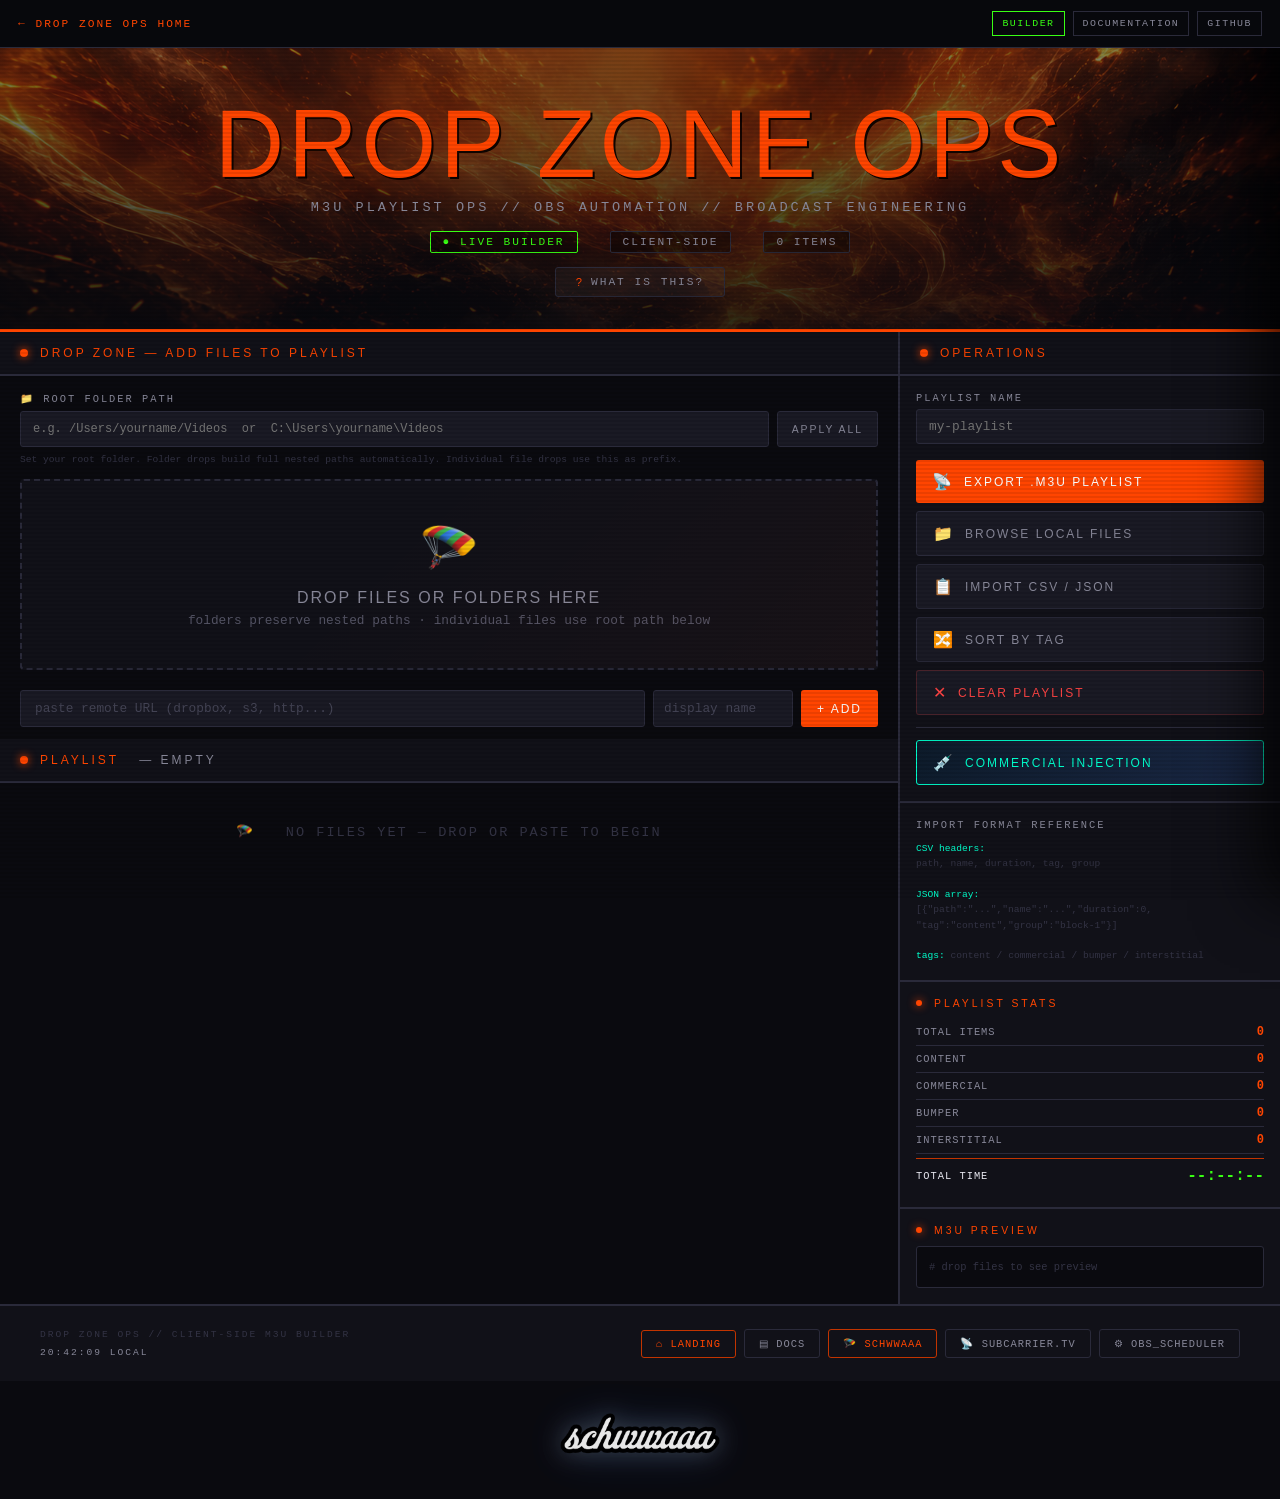
<file: app.html>
<!DOCTYPE html>
<html lang="en">

<head>
    <meta charset="UTF-8">
    <meta name="viewport" content="width=device-width, initial-scale=1.0">
    <link href="assets/favicon-32x32.png" rel="icon" sizes="32x32" type="image/png" />
    <link href="assets/favicon-32x32.png" rel="icon" sizes="16x16" type="image/png" />
    <link href="assets/favicon-32x32.png" rel="apple-touch-icon" sizes="180x180" />
    <title>Drop Zone Ops — Playlist Builder</title>
    <style>
         :root {
            --orange: #FF4500;
            --orange-dim: #c23400;
            --orange-glow: rgba(255, 69, 0, 0.3);
            --dark: #0a0a0f;
            --dark2: #111118;
            --dark3: #1a1a24;
            --dark4: #222230;
            --border: #2a2a3a;
            --text: #e8e8f0;
            --text-dim: #888899;
            --green: #39ff14;
            --cyan: #00ffcc;
        }
        
        * {
            box-sizing: border-box;
            margin: 0;
            padding: 0;
        }
        
        body {
            background: var(--dark);
            color: var(--text);
            font-family: 'Arial Narrow', 'Roboto Condensed', Arial, sans-serif;
            min-height: 100vh;
            overflow-x: hidden;
        }
        /* SCANLINE overlay */
        
        body::before {
            content: '';
            position: fixed;
            inset: 0;
            background: repeating-linear-gradient( 0deg, transparent, transparent 2px, rgba(0, 0, 0, 0.08) 2px, rgba(0, 0, 0, 0.08) 4px);
            pointer-events: none;
            z-index: 9999;
        }
        /* ── HEADER ── */
        
        .header {
            position: relative;
            background-image: url('assets/bayhem-hero-art.png');
            background-size: cover;
            background-position: center 75%;
            border-bottom: 3px solid var(--orange);
            padding: 3rem 2rem 2rem;
            text-align: center;
            overflow: hidden;
        }
        
        .header::after {
            content: '';
            position: absolute;
            inset: 0;
            background: linear-gradient(to bottom, rgba(10, 10, 15, 0.5) 0%, rgba(10, 10, 15, 0.85) 100%);
        }
        
        .header-inner {
            position: relative;
            z-index: 2;
        }
        
        .logo {
            font-family: Impact, Haettenschweiler, 'Arial Narrow Bold', sans-serif;
            font-size: clamp(3rem, 8vw, 6rem);
            color: var(--orange);
            text-shadow: 0 0 40px var(--orange-glow), 2px 2px 0 #000;
            letter-spacing: 4px;
            line-height: 1;
        }
        
        .tagline {
            font-family: ui-monospace, SFMono-Regular, Menlo, Monaco, Consolas, 'Liberation Mono', monospace;
            color: var(--text-dim);
            font-size: 0.85rem;
            letter-spacing: 3px;
            margin-top: 0.5rem;
            text-transform: uppercase;
        }
        
        .status-bar {
            display: flex;
            justify-content: center;
            gap: 2rem;
            margin-top: 1rem;
        }
        
        .status-pill {
            font-family: ui-monospace, SFMono-Regular, Menlo, Monaco, Consolas, 'Liberation Mono', monospace;
            font-size: 0.7rem;
            letter-spacing: 2px;
            padding: 4px 12px;
            border: 1px solid var(--border);
            border-radius: 2px;
            color: var(--text-dim);
            background: rgba(0, 0, 0, 0.4);
        }
        
        .status-pill.live {
            border-color: var(--green);
            color: var(--green);
            animation: blink 1.5s infinite;
        }
        
        @keyframes blink {
            0%,
            100% {
                opacity: 1
            }
            50% {
                opacity: 0.4
            }
        }
        /* ── MAIN LAYOUT ── */
        
        .app {
            display: grid;
            grid-template-columns: 1fr 380px;
            gap: 0;
            min-height: calc(100vh - 180px);
        }
        /* ── LEFT PANEL ── */
        
        .left-panel {
            border-right: 2px solid var(--border);
            display: flex;
            flex-direction: column;
        }
        /* ── SECTION HEADERS ── */
        
        .section-header {
            display: flex;
            align-items: center;
            gap: 12px;
            padding: 14px 20px;
            background: var(--dark2);
            border-bottom: 2px solid var(--border);
            font-family: Impact, Haettenschweiler, 'Arial Narrow Bold', sans-serif;
            font-size: 0.75rem;
            letter-spacing: 3px;
            color: var(--orange);
            text-transform: uppercase;
        }
        
        .section-header .dot {
            width: 8px;
            height: 8px;
            background: var(--orange);
            border-radius: 50%;
            box-shadow: 0 0 8px var(--orange);
        }
        /* ── DROP ZONE ── */
        
        .dropzone-area {
            margin: 20px;
            border: 2px dashed var(--border);
            border-radius: 4px;
            padding: 40px 20px;
            text-align: center;
            cursor: pointer;
            transition: all 0.2s;
            background: var(--dark2);
            position: relative;
            overflow: hidden;
        }
        
        .dropzone-area::before {
            content: '';
            position: absolute;
            inset: 0;
            background: linear-gradient(135deg, transparent 40%, rgba(255, 69, 0, 0.03) 100%);
        }
        
        .dropzone-area:hover,
        .dropzone-area.drag-over {
            border-color: var(--orange);
            background: rgba(255, 69, 0, 0.05);
            box-shadow: inset 0 0 30px rgba(255, 69, 0, 0.08);
        }
        
        .dropzone-area.drag-over {
            border-style: solid;
        }
        
        .dz-icon {
            font-size: 3rem;
            margin-bottom: 12px;
            display: block;
        }
        
        .dz-label {
            font-family: Impact, Haettenschweiler, 'Arial Narrow Bold', sans-serif;
            font-size: 1rem;
            letter-spacing: 2px;
            color: var(--text-dim);
            text-transform: uppercase;
        }
        
        .dz-sub {
            font-size: 0.8rem;
            color: #555566;
            margin-top: 6px;
            font-family: ui-monospace, SFMono-Regular, Menlo, Monaco, Consolas, 'Liberation Mono', monospace;
        }
        /* ── URL INPUT ── */
        
        .url-input-row {
            display: flex;
            gap: 8px;
            margin: 0 20px 12px;
        }
        
        .url-input {
            flex: 1;
            background: var(--dark3);
            border: 1px solid var(--border);
            border-radius: 3px;
            color: var(--text);
            font-family: ui-monospace, SFMono-Regular, Menlo, Monaco, Consolas, 'Liberation Mono', monospace;
            font-size: 0.8rem;
            padding: 10px 14px;
            outline: none;
            transition: border-color 0.2s;
        }
        
        .url-input::placeholder {
            color: #444455;
        }
        
        .url-input:focus {
            border-color: var(--orange);
        }
        
        .url-name-input {
            width: 140px;
            background: var(--dark3);
            border: 1px solid var(--border);
            border-radius: 3px;
            color: var(--text);
            font-family: ui-monospace, SFMono-Regular, Menlo, Monaco, Consolas, 'Liberation Mono', monospace;
            font-size: 0.8rem;
            padding: 10px 10px;
            outline: none;
            transition: border-color 0.2s;
        }
        
        .url-name-input::placeholder {
            color: #444455;
        }
        
        .url-name-input:focus {
            border-color: var(--orange);
        }
        /* ── PLAYLIST ── */
        
        .playlist-container {
            flex: 1;
            overflow-y: auto;
            padding: 0 20px 20px;
        }
        
        .playlist-empty {
            text-align: center;
            padding: 40px 20px;
            color: #333344;
            font-family: ui-monospace, SFMono-Regular, Menlo, Monaco, Consolas, 'Liberation Mono', monospace;
            font-size: 0.85rem;
            letter-spacing: 2px;
        }
        
        .playlist-item {
            display: grid;
            grid-template-columns: 28px 1fr auto auto;
            align-items: center;
            gap: 10px;
            padding: 10px 12px;
            background: var(--dark3);
            border: 1px solid var(--border);
            border-radius: 3px;
            margin-bottom: 4px;
            cursor: grab;
            transition: all 0.15s;
            position: relative;
        }
        
        .playlist-item:hover {
            border-color: var(--orange);
            background: var(--dark4);
        }
        
        .playlist-item.dragging {
            opacity: 0.4;
            border-color: var(--orange);
        }
        
        .playlist-item.drag-target {
            border-top: 2px solid var(--orange);
        }
        
        .item-handle {
            color: #444455;
            font-size: 1rem;
            text-align: center;
            cursor: grab;
            user-select: none;
        }
        
        .item-handle:hover {
            color: var(--orange);
        }
        
        .item-info {
            min-width: 0;
        }
        
        .item-name {
            font-family: 'Arial Narrow', 'Roboto Condensed', Arial, sans-serif;
            font-weight: 600;
            font-size: 0.95rem;
            color: var(--text);
            white-space: nowrap;
            overflow: hidden;
            text-overflow: ellipsis;
            cursor: pointer;
        }
        
        .item-name:hover {
            color: var(--orange);
        }
        
        .item-name-edit {
            font-family: 'Arial Narrow', 'Roboto Condensed', Arial, sans-serif;
            font-weight: 600;
            font-size: 0.95rem;
            background: var(--dark);
            border: 1px solid var(--orange);
            border-radius: 2px;
            color: var(--orange);
            padding: 2px 6px;
            width: 100%;
            outline: none;
        }
        
        .item-meta {
            font-family: ui-monospace, SFMono-Regular, Menlo, Monaco, Consolas, 'Liberation Mono', monospace;
            font-size: 0.65rem;
            color: var(--text-dim);
            margin-top: 2px;
            white-space: nowrap;
            overflow: hidden;
            text-overflow: ellipsis;
        }
        
        .item-tag {
            font-family: ui-monospace, SFMono-Regular, Menlo, Monaco, Consolas, 'Liberation Mono', monospace;
            font-size: 0.6rem;
            letter-spacing: 1px;
            padding: 2px 7px;
            border-radius: 2px;
            text-transform: uppercase;
            white-space: nowrap;
            cursor: pointer;
            border: 1px solid;
        }
        
        .tag-content {
            background: rgba(0, 255, 204, 0.1);
            color: var(--cyan);
            border-color: rgba(0, 255, 204, 0.3);
        }
        
        .tag-commercial {
            background: rgba(255, 69, 0, 0.15);
            color: var(--orange);
            border-color: rgba(255, 69, 0, 0.4);
        }
        
        .tag-bumper {
            background: rgba(57, 255, 20, 0.1);
            color: var(--green);
            border-color: rgba(57, 255, 20, 0.3);
        }
        
        .tag-interstitial {
            background: rgba(255, 200, 0, 0.1);
            color: #ffc800;
            border-color: rgba(255, 200, 0, 0.3);
        }
        
        .tag-other {
            background: rgba(150, 150, 200, 0.1);
            color: #aaaacc;
            border-color: rgba(150, 150, 200, 0.3);
        }
        
        .item-del {
            background: none;
            border: none;
            color: #333344;
            font-size: 1.1rem;
            cursor: pointer;
            padding: 4px;
            border-radius: 2px;
            line-height: 1;
            transition: color 0.15s;
        }
        
        .item-del:hover {
            color: #ff3333;
        }
        
        .item-num {
            position: absolute;
            top: 3px;
            left: 3px;
            font-family: ui-monospace, SFMono-Regular, Menlo, Monaco, Consolas, 'Liberation Mono', monospace;
            font-size: 0.55rem;
            color: #333344;
        }
        /* ── RIGHT PANEL ── */
        
        .right-panel {
            display: flex;
            flex-direction: column;
            background: var(--dark2);
        }
        /* ── TOOLBAR BUTTONS ── */
        
        .toolbar {
            padding: 16px;
            display: flex;
            flex-direction: column;
            gap: 8px;
            border-bottom: 2px solid var(--border);
        }
        
        .btn {
            display: flex;
            align-items: center;
            gap: 10px;
            padding: 12px 16px;
            font-family: Impact, Haettenschweiler, 'Arial Narrow Bold', sans-serif;
            font-size: 0.75rem;
            letter-spacing: 2px;
            text-transform: uppercase;
            border: none;
            border-radius: 3px;
            cursor: pointer;
            transition: all 0.15s;
            text-align: left;
            width: 100%;
        }
        
        .btn-primary {
            background: var(--orange);
            color: #fff;
        }
        
        .btn-primary:hover {
            background: var(--orange-dim);
            transform: translateY(-1px);
            box-shadow: 0 4px 20px var(--orange-glow);
        }
        
        .btn-secondary {
            background: var(--dark3);
            color: var(--text-dim);
            border: 1px solid var(--border);
        }
        
        .btn-secondary:hover {
            border-color: var(--orange);
            color: var(--text);
        }
        
        .btn-danger {
            background: var(--dark3);
            color: #ff4444;
            border: 1px solid rgba(255, 68, 68, 0.2);
        }
        
        .btn-danger:hover {
            background: rgba(255, 68, 68, 0.1);
            border-color: #ff4444;
        }
        
        .btn-icon {
            font-size: 1rem;
        }
        /* ── IMPORT PANEL ── */
        
        .import-section {
            padding: 16px;
            border-bottom: 2px solid var(--border);
        }
        
        .import-label {
            font-family: ui-monospace, SFMono-Regular, Menlo, Monaco, Consolas, 'Liberation Mono', monospace;
            font-size: 0.65rem;
            color: var(--text-dim);
            letter-spacing: 2px;
            text-transform: uppercase;
            margin-bottom: 10px;
        }
        
        .import-drop {
            border: 1px dashed var(--border);
            border-radius: 3px;
            padding: 16px;
            text-align: center;
            cursor: pointer;
            transition: all 0.2s;
            font-family: ui-monospace, SFMono-Regular, Menlo, Monaco, Consolas, 'Liberation Mono', monospace;
            font-size: 0.72rem;
            color: #444455;
            letter-spacing: 1px;
        }
        
        .import-drop:hover {
            border-color: var(--cyan);
            color: var(--cyan);
        }
        
        .import-format {
            font-family: ui-monospace, SFMono-Regular, Menlo, Monaco, Consolas, 'Liberation Mono', monospace;
            font-size: 0.6rem;
            color: #333344;
            margin-top: 8px;
            line-height: 1.6;
        }
        
        .import-format span {
            color: var(--cyan);
        }
        /* ── STATS PANEL ── */
        
        .stats-section {
            padding: 16px;
            border-bottom: 2px solid var(--border);
        }
        
        .stat-row {
            display: flex;
            justify-content: space-between;
            align-items: center;
            padding: 6px 0;
            border-bottom: 1px solid var(--border);
        }
        
        .stat-row:last-child {
            border-bottom: none;
        }
        
        .stat-label {
            font-family: ui-monospace, SFMono-Regular, Menlo, Monaco, Consolas, 'Liberation Mono', monospace;
            font-size: 0.65rem;
            color: var(--text-dim);
            letter-spacing: 1px;
        }
        
        .stat-val {
            font-family: ui-monospace, SFMono-Regular, Menlo, Monaco, Consolas, 'Liberation Mono', monospace;
            font-size: 0.75rem;
            color: var(--orange);
            font-weight: bold;
        }
        /* ── PREVIEW ── */
        
        .preview-section {
            flex: 1;
            padding: 16px;
            overflow: auto;
        }
        
        .preview-box {
            background: var(--dark);
            border: 1px solid var(--border);
            border-radius: 3px;
            padding: 12px;
            font-family: ui-monospace, SFMono-Regular, Menlo, Monaco, Consolas, 'Liberation Mono', monospace;
            font-size: 0.65rem;
            color: #555566;
            line-height: 1.6;
            max-height: 280px;
            overflow-y: auto;
            white-space: pre;
        }
        
        .preview-box .ext-header {
            color: var(--green);
        }
        
        .preview-box .ext-inf {
            color: var(--orange);
        }
        
        .preview-box .ext-path {
            color: var(--cyan);
        }
        /* ── TOAST ── */
        
        .toast {
            position: fixed;
            bottom: 30px;
            left: 50%;
            transform: translateX(-50%) translateY(20px);
            background: var(--dark3);
            border: 1px solid var(--orange);
            border-radius: 4px;
            padding: 12px 24px;
            font-family: Impact, Haettenschweiler, 'Arial Narrow Bold', sans-serif;
            font-size: 0.75rem;
            letter-spacing: 2px;
            color: var(--orange);
            opacity: 0;
            pointer-events: none;
            transition: all 0.3s;
            z-index: 10000;
            box-shadow: 0 4px 30px var(--orange-glow);
            text-transform: uppercase;
        }
        
        .toast.show {
            opacity: 1;
            transform: translateX(-50%) translateY(0);
        }
        
        .toast.success {
            border-color: var(--green);
            color: var(--green);
            box-shadow: 0 4px 30px rgba(57, 255, 20, 0.2);
        }
        /* ── MODAL ── */
        
        .modal-overlay {
            position: fixed;
            inset: 0;
            background: rgba(0, 0, 0, 0.85);
            z-index: 1000;
            display: none;
            align-items: center;
            justify-content: center;
        }
        
        .modal-overlay.open {
            display: flex;
        }
        
        .modal {
            background: var(--dark2);
            border: 1px solid var(--border);
            border-top: 3px solid var(--orange);
            border-radius: 4px;
            padding: 28px;
            width: 500px;
            max-width: 95vw;
            max-height: 90vh;
            overflow-y: auto;
        }
        
        .modal h3 {
            font-family: Impact, Haettenschweiler, 'Arial Narrow Bold', sans-serif;
            font-size: 0.85rem;
            letter-spacing: 3px;
            color: var(--orange);
            text-transform: uppercase;
            margin-bottom: 20px;
        }
        
        .modal-close {
            float: right;
            background: none;
            border: none;
            color: var(--text-dim);
            font-size: 1.3rem;
            cursor: pointer;
            margin-top: -4px;
        }
        
        .modal-close:hover {
            color: var(--orange);
        }
        
        .form-row {
            margin-bottom: 14px;
        }
        
        .form-label {
            display: block;
            font-family: ui-monospace, SFMono-Regular, Menlo, Monaco, Consolas, 'Liberation Mono', monospace;
            font-size: 0.65rem;
            letter-spacing: 2px;
            color: var(--text-dim);
            text-transform: uppercase;
            margin-bottom: 6px;
        }
        
        .form-input,
        .form-select {
            width: 100%;
            background: var(--dark3);
            border: 1px solid var(--border);
            border-radius: 3px;
            color: var(--text);
            font-family: ui-monospace, SFMono-Regular, Menlo, Monaco, Consolas, 'Liberation Mono', monospace;
            font-size: 0.8rem;
            padding: 10px 12px;
            outline: none;
            transition: border-color 0.2s;
        }
        
        .form-input:focus,
        .form-select:focus {
            border-color: var(--orange);
        }
        
        .form-select option {
            background: var(--dark3);
        }
        
        .modal-btns {
            display: flex;
            gap: 8px;
            margin-top: 20px;
            justify-content: flex-end;
        }
        /* ── TAG SELECT ── */
        
        .tag-select-row {
            display: flex;
            gap: 6px;
            flex-wrap: wrap;
        }
        
        .tag-opt {
            font-family: ui-monospace, SFMono-Regular, Menlo, Monaco, Consolas, 'Liberation Mono', monospace;
            font-size: 0.65rem;
            letter-spacing: 1px;
            padding: 4px 10px;
            border-radius: 2px;
            cursor: pointer;
            border: 1px solid var(--border);
            color: var(--text-dim);
            background: var(--dark3);
            text-transform: uppercase;
            transition: all 0.15s;
        }
        
        .tag-opt:hover {
            border-color: var(--orange);
        }
        
        .tag-opt.selected {
            border-color: var(--orange);
            color: var(--orange);
            background: rgba(255, 69, 0, 0.1);
        }
        
        .tag-opt[data-val="commercial"].selected {
            border-color: var(--orange);
            color: var(--orange);
        }
        
        .tag-opt[data-val="bumper"].selected {
            border-color: var(--green);
            color: var(--green);
            background: rgba(57, 255, 20, 0.1);
        }
        
        .tag-opt[data-val="interstitial"].selected {
            border-color: #ffc800;
            color: #ffc800;
            background: rgba(255, 200, 0, 0.1);
        }
        
        .tag-opt[data-val="content"].selected {
            border-color: var(--cyan);
            color: var(--cyan);
            background: rgba(0, 255, 204, 0.1);
        }
        /* scrollbar */
        
         ::-webkit-scrollbar {
            width: 6px;
            height: 6px;
        }
        
         ::-webkit-scrollbar-track {
            background: var(--dark);
        }
        
         ::-webkit-scrollbar-thumb {
            background: var(--border);
            border-radius: 3px;
        }
        
         ::-webkit-scrollbar-thumb:hover {
            background: var(--orange-dim);
        }
        /* ── ABOUT BUTTON ── */
        
        .about-btn {
            display: inline-flex;
            align-items: center;
            gap: 7px;
            margin-top: 14px;
            padding: 8px 20px;
            font-family: ui-monospace, SFMono-Regular, Menlo, Monaco, Consolas, 'Liberation Mono', monospace;
            font-size: 0.7rem;
            letter-spacing: 2px;
            text-transform: uppercase;
            color: var(--text-dim);
            background: rgba(255, 255, 255, 0.04);
            border: 1px solid var(--border);
            border-radius: 3px;
            cursor: pointer;
            transition: all 0.2s;
        }
        
        .about-btn:hover {
            border-color: var(--orange);
            color: var(--text);
            background: rgba(255, 69, 0, 0.08);
        }
        
        .about-btn::before {
            content: '?';
            font-family: Impact, Haettenschweiler, 'Arial Narrow Bold', sans-serif;
            color: var(--orange);
        }
        /* ── ABOUT MODAL ── */
        
        .about-modal {
            background: var(--dark2);
            border: 1px solid var(--border);
            border-top: 3px solid var(--orange);
            border-radius: 4px;
            padding: 32px;
            width: 580px;
            max-width: 95vw;
            max-height: 90vh;
            overflow-y: auto;
        }
        
        .about-modal h3 {
            font-family: Impact, Haettenschweiler, 'Arial Narrow Bold', sans-serif;
            font-size: 1.1rem;
            letter-spacing: 3px;
            color: var(--orange);
            text-transform: uppercase;
            margin-bottom: 6px;
        }
        
        .about-modal .about-sub {
            font-family: ui-monospace, SFMono-Regular, Menlo, Monaco, Consolas, 'Liberation Mono', monospace;
            font-size: 0.7rem;
            color: var(--text-dim);
            letter-spacing: 2px;
            margin-bottom: 24px;
            padding-bottom: 16px;
            border-bottom: 1px solid var(--border);
        }
        
        .about-modal p {
            font-family: 'Arial Narrow', 'Roboto Condensed', Arial, sans-serif;
            font-size: 1rem;
            color: var(--text);
            line-height: 1.7;
            margin-bottom: 14px;
        }
        
        .about-modal p::before {
            content: none;
        }
        
        .about-modal .about-links {
            display: flex;
            gap: 10px;
            flex-wrap: wrap;
            margin-top: 20px;
            padding-top: 20px;
            border-top: 1px solid var(--border);
        }
        
        .about-link {
            display: inline-flex;
            align-items: center;
            gap: 6px;
            padding: 9px 16px;
            font-family: ui-monospace, SFMono-Regular, Menlo, Monaco, Consolas, 'Liberation Mono', monospace;
            font-size: 0.7rem;
            letter-spacing: 1px;
            text-decoration: none;
            border-radius: 3px;
            transition: all 0.15s;
            text-transform: uppercase;
        }
        
        .about-link-primary {
            background: var(--orange);
            color: #fff;
        }
        
        .about-link-primary:hover {
            background: var(--orange-dim);
            transform: translateY(-1px);
        }
        
        .about-link-secondary {
            background: var(--dark3);
            color: var(--text-dim);
            border: 1px solid var(--border);
        }
        
        .about-link-secondary:hover {
            border-color: var(--orange);
            color: var(--text);
        }
        /* ══════════════════════════════════════
     COMMERCIAL INJECTION PANEL
  ══════════════════════════════════════ */
        
        .injector-overlay {
            position: fixed;
            inset: 0;
            background: rgba(0, 0, 0, 0.6);
            z-index: 5000;
            opacity: 0;
            pointer-events: none;
            transition: opacity 0.35s ease;
        }
        
        .injector-overlay.open {
            opacity: 1;
            pointer-events: all;
        }
        
        .injector-panel {
            position: fixed;
            top: 0;
            right: 0;
            bottom: 0;
            width: min(1100px, 100vw);
            background: var(--dark);
            border-left: 2px solid var(--cyan);
            z-index: 5001;
            display: grid;
            grid-template-rows: auto 1fr auto;
            transform: translateX(100%);
            transition: transform 0.38s cubic-bezier(0.22, 1, 0.36, 1);
            box-shadow: -20px 0 60px rgba(0, 0, 0, 0.8);
        }
        
        .injector-panel.open {
            transform: translateX(0);
        }
        
        .injector-header {
            display: flex;
            align-items: center;
            justify-content: space-between;
            padding: 16px 24px;
            background: var(--dark2);
            border-bottom: 2px solid var(--border);
        }
        
        .injector-title {
            font-family: Impact, Haettenschweiler, 'Arial Narrow Bold', sans-serif;
            font-size: 0.9rem;
            letter-spacing: 3px;
            color: var(--cyan);
            text-transform: uppercase;
        }
        
        .injector-close {
            background: none;
            border: 1px solid var(--border);
            color: var(--text-dim);
            font-size: 1.1rem;
            cursor: pointer;
            padding: 6px 12px;
            border-radius: 3px;
            font-family: ui-monospace, SFMono-Regular, Menlo, Monaco, Consolas, 'Liberation Mono', monospace;
            transition: all 0.15s;
        }
        
        .injector-close:hover {
            border-color: var(--orange);
            color: var(--orange);
        }
        
        .injector-body {
            display: grid;
            grid-template-columns: 280px 1fr 300px;
            overflow: hidden;
        }
        
        .inj-col {
            border-right: 1px solid var(--border);
            display: flex;
            flex-direction: column;
            overflow: hidden;
        }
        
        .inj-col:last-child {
            border-right: none;
        }
        
        .inj-col-header {
            padding: 12px 16px;
            background: var(--dark2);
            border-bottom: 1px solid var(--border);
            font-family: Impact, Haettenschweiler, 'Arial Narrow Bold', sans-serif;
            font-size: 0.65rem;
            letter-spacing: 3px;
            color: var(--orange);
            text-transform: uppercase;
            display: flex;
            align-items: center;
            gap: 8px;
            flex-shrink: 0;
        }
        
        .inj-col-body {
            flex: 1;
            overflow-y: auto;
            padding: 14px;
            display: flex;
            flex-direction: column;
            gap: 10px;
        }
        /* Library items */
        
        .lib-item {
            display: flex;
            align-items: center;
            gap: 8px;
            padding: 8px 10px;
            background: var(--dark3);
            border: 1px solid var(--border);
            border-radius: 3px;
            transition: border-color 0.15s;
        }
        
        .lib-item:hover {
            border-color: var(--cyan);
        }
        
        .lib-item-name {
            font-family: 'Arial Narrow', 'Roboto Condensed', Arial, sans-serif;
            font-weight: 600;
            font-size: 0.85rem;
            flex: 1;
            min-width: 0;
            overflow: hidden;
            text-overflow: ellipsis;
            white-space: nowrap;
        }
        
        .lib-item-dur {
            font-family: ui-monospace, SFMono-Regular, Menlo, Monaco, Consolas, 'Liberation Mono', monospace;
            font-size: 0.6rem;
            color: var(--cyan);
            white-space: nowrap;
        }
        
        .lib-item-del {
            background: none;
            border: none;
            color: #333344;
            cursor: pointer;
            font-size: 0.9rem;
            padding: 2px 4px;
            transition: color 0.15s;
            flex-shrink: 0;
        }
        
        .lib-item-del:hover {
            color: #ff3333;
        }
        /* Rules */
        
        .rule-card {
            background: var(--dark3);
            border: 1px solid var(--border);
            border-radius: 3px;
            padding: 12px;
            position: relative;
        }
        
        .rule-card.is-default {
            border-color: var(--orange);
        }
        
        .rule-card.is-override {
            border-color: #ffc800;
        }
        
        .rule-badge {
            font-family: ui-monospace, SFMono-Regular, Menlo, Monaco, Consolas, 'Liberation Mono', monospace;
            font-size: 0.58rem;
            letter-spacing: 1px;
            padding: 2px 7px;
            border-radius: 2px;
            text-transform: uppercase;
            margin-bottom: 10px;
            display: inline-block;
        }
        
        .badge-default {
            background: rgba(255, 69, 0, 0.15);
            color: var(--orange);
            border: 1px solid rgba(255, 69, 0, 0.3);
        }
        
        .badge-override {
            background: rgba(255, 200, 0, 0.1);
            color: #ffc800;
            border: 1px solid rgba(255, 200, 0, 0.3);
        }
        
        .rule-del {
            position: absolute;
            top: 8px;
            right: 8px;
            background: none;
            border: none;
            color: #333344;
            cursor: pointer;
            font-size: 0.9rem;
            transition: color 0.15s;
        }
        
        .rule-del:hover {
            color: #ff3333;
        }
        
        .rule-row {
            display: flex;
            align-items: center;
            gap: 6px;
            margin-bottom: 7px;
            flex-wrap: wrap;
        }
        
        .rule-label {
            font-family: ui-monospace, SFMono-Regular, Menlo, Monaco, Consolas, 'Liberation Mono', monospace;
            font-size: 0.6rem;
            color: var(--text-dim);
            letter-spacing: 1px;
            white-space: nowrap;
            text-transform: uppercase;
            min-width: 80px;
        }
        
        .rule-input {
            background: var(--dark);
            border: 1px solid var(--border);
            border-radius: 2px;
            color: var(--text);
            font-family: ui-monospace, SFMono-Regular, Menlo, Monaco, Consolas, 'Liberation Mono', monospace;
            font-size: 0.75rem;
            padding: 5px 8px;
            outline: none;
            width: 60px;
            transition: border-color 0.15s;
        }
        
        .rule-input:focus {
            border-color: var(--orange);
        }
        
        .rule-select {
            background: var(--dark);
            border: 1px solid var(--border);
            border-radius: 2px;
            color: var(--text);
            font-family: ui-monospace, SFMono-Regular, Menlo, Monaco, Consolas, 'Liberation Mono', monospace;
            font-size: 0.7rem;
            padding: 5px 8px;
            outline: none;
            flex: 1;
            min-width: 0;
            transition: border-color 0.15s;
        }
        
        .rule-select:focus {
            border-color: var(--orange);
        }
        
        .rule-select option {
            background: var(--dark3);
        }
        /* Bumper row */
        
        .bumper-row {
            display: flex;
            align-items: center;
            gap: 6px;
            margin-top: 6px;
            padding-top: 7px;
            border-top: 1px solid var(--border);
        }
        
        .bumper-check {
            accent-color: var(--cyan);
            width: 13px;
            height: 13px;
            cursor: pointer;
        }
        
        .bumper-select {
            background: var(--dark);
            border: 1px solid var(--border);
            border-radius: 2px;
            color: var(--text);
            font-family: ui-monospace, SFMono-Regular, Menlo, Monaco, Consolas, 'Liberation Mono', monospace;
            font-size: 0.65rem;
            padding: 4px 6px;
            outline: none;
            flex: 1;
            min-width: 0;
        }
        
        .bumper-label {
            font-family: ui-monospace, SFMono-Regular, Menlo, Monaco, Consolas, 'Liberation Mono', monospace;
            font-size: 0.6rem;
            color: var(--cyan);
            white-space: nowrap;
            text-transform: uppercase;
        }
        /* JSON preview */
        
        .json-box {
            flex: 1;
            background: var(--dark);
            border: none;
            border-radius: 0;
            color: #7ec8e3;
            font-family: ui-monospace, SFMono-Regular, Menlo, Monaco, Consolas, 'Liberation Mono', monospace;
            font-size: 0.65rem;
            line-height: 1.6;
            padding: 14px;
            resize: none;
            outline: none;
            overflow-y: auto;
            white-space: pre;
        }
        
        .json-box:focus {
            outline: none;
        }
        /* Content preview list */
        
        .content-preview {
            display: flex;
            flex-direction: column;
            gap: 2px;
        }
        
        .cp-item {
            padding: 5px 8px;
            border-radius: 2px;
            font-family: ui-monospace, SFMono-Regular, Menlo, Monaco, Consolas, 'Liberation Mono', monospace;
            font-size: 0.62rem;
            display: flex;
            align-items: center;
            gap: 6px;
        }
        
        .cp-content {
            background: rgba(0, 255, 204, 0.05);
            color: var(--cyan);
            border-left: 2px solid var(--cyan);
        }
        
        .cp-commercial {
            background: rgba(255, 69, 0, 0.08);
            color: var(--orange);
            border-left: 2px solid var(--orange);
        }
        
        .cp-bumper {
            background: rgba(57, 255, 20, 0.05);
            color: var(--green);
            border-left: 2px solid var(--green);
        }
        
        .cp-num {
            color: #333344;
            min-width: 20px;
        }
        /* Injector footer */
        
        .injector-footer {
            padding: 14px 24px;
            background: var(--dark2);
            border-top: 2px solid var(--border);
            display: flex;
            align-items: center;
            justify-content: space-between;
            gap: 12px;
        }
        
        .injector-status {
            font-family: ui-monospace, SFMono-Regular, Menlo, Monaco, Consolas, 'Liberation Mono', monospace;
            font-size: 0.65rem;
            color: var(--text-dim);
            letter-spacing: 1px;
        }
        
        .inj-btn-row {
            display: flex;
            gap: 8px;
        }
        /* ── FOOTER ── */
        
        .footer {
            padding: 20px 40px;
            border-top: 2px solid var(--border);
            display: flex;
            align-items: center;
            justify-content: space-between;
            gap: 20px;
            background: var(--dark2);
            flex-wrap: wrap;
        }
        
        .footer-left {
            font-family: ui-monospace, SFMono-Regular, Menlo, Monaco, Consolas, 'Liberation Mono', monospace;
            font-size: 0.6rem;
            color: #333344;
            letter-spacing: 2px;
            line-height: 1.8;
        }
        
        .footer-clock {
            color: var(--text-dim);
            display: block;
        }
        
        .footer-links {
            display: flex;
            gap: 8px;
            align-items: center;
            flex-wrap: wrap;
        }
        
        .footer-link {
            font-family: ui-monospace, SFMono-Regular, Menlo, Monaco, Consolas, 'Liberation Mono', monospace;
            font-size: 0.65rem;
            letter-spacing: 1px;
            text-decoration: none;
            padding: 7px 14px;
            border-radius: 3px;
            border: 1px solid var(--border);
            color: var(--text-dim);
            transition: all 0.15s;
            text-transform: uppercase;
            white-space: nowrap;
        }
        
        .footer-link:hover {
            border-color: var(--orange);
            color: var(--orange);
        }
        
        .footer-link.highlight {
            border-color: var(--orange-dim);
            color: var(--orange);
        }
        
        .footer-link.highlight:hover {
            background: var(--orange);
            color: #fff;
        }
        /* ── Responsive ── */
        
        @media (max-width: 768px) {
            .app {
                grid-template-columns: 1fr;
            }
            .left-panel {
                border-right: none;
                border-bottom: 2px solid var(--border);
            }
            .footer {
                justify-content: center;
                text-align: center;
            }
        }
        /* ── SITE NAVIGATION ── */
        
        .builder-topbar {
            position: relative;
            z-index: 10000;
            min-height: 48px;
            padding: 0 18px;
            display: flex;
            align-items: center;
            justify-content: space-between;
            gap: 16px;
            border-bottom: 1px solid var(--border);
            background: #07080c;
            font-family: ui-monospace, SFMono-Regular, Menlo, Monaco, Consolas, 'Liberation Mono', monospace;
        }
        
        .builder-home {
            color: var(--orange);
            text-decoration: none;
            text-transform: uppercase;
            font-size: 0.7rem;
            letter-spacing: 2px;
            white-space: nowrap;
        }
        
        .builder-links {
            display: flex;
            align-items: center;
            gap: 8px;
        }
        
        .builder-links a {
            color: var(--text-dim);
            text-decoration: none;
            text-transform: uppercase;
            font-size: 0.62rem;
            letter-spacing: 1.5px;
            border: 1px solid var(--border);
            padding: 6px 9px;
        }
        
        .builder-links a:hover {
            color: var(--orange);
            border-color: var(--orange);
        }
        
        .builder-links a.active {
            color: var(--green);
            border-color: var(--green);
        }
        
        @media (max-width: 580px) {
            .builder-topbar {
                padding: 8px 10px;
                align-items: flex-start;
            }
            .builder-links {
                flex-wrap: wrap;
                justify-content: flex-end;
            }
            .builder-links a {
                font-size: 0.56rem;
                padding: 5px 7px;
            }
        }
        
        .schwwaaa-footer {
            position: relative;
            z-index: 1;
            width: 100%;
            padding: 28px 0 36px;
            text-align: center;
            font-family: "Audiowide", sans-serif;
        }
        
        .schwwaaa-footer-logo {
            display: inline-flex;
            align-items: center;
            justify-content: center;
            text-decoration: none;
        }
        
        .schwwaaa-footer-image {
            display: block;
            width: min(168px, 44vw);
            height: auto;
            object-fit: contain;
            opacity: 0.9;
            filter: drop-shadow(0 0 12px rgba(255, 255, 255, 0.22)) drop-shadow(0 0 22px rgba(13, 110, 253, 0.18));
            transition: opacity 0.3s ease, transform 0.3s ease, filter 0.3s ease;
        }
        
        .schwwaaa-footer-logo:hover .schwwaaa-footer-image {
            opacity: 1;
            transform: translateY(-1px);
            filter: drop-shadow(0 0 14px rgba(255, 255, 255, 0.35)) drop-shadow(0 0 28px rgba(13, 110, 253, 0.32));
        }
        
        .schwwaaa-footer-label {
            display: block;
            margin-top: 8px;
            color: rgba(255, 255, 255, 0.54);
            font-size: 0.58rem;
            letter-spacing: 0.16em;
            text-transform: uppercase;
        }
        
        /
    </style>
</head>

<body>

    <nav class="builder-topbar" aria-label="Project navigation">
        <a class="builder-home" href="index.html">← Drop Zone Ops Home</a>
        <div class="builder-links">
            <a class="active" href="app.html" aria-current="page">Builder</a>
            <a href="docs.html">Documentation</a>
            <a href="https://github.com/schwwaaa/drop-zone-ops" target="_blank" rel="noopener">GitHub</a>
        </div>
    </nav>


    <!-- HEADER -->
    <div class="header">
        <div class="header-inner">
            <div class="logo">DROP ZONE OPS</div>
            <div class="tagline">M3U Playlist Ops // OBS Automation // Broadcast Engineering</div>
            <div class="status-bar">
                <div class="status-pill live">● LIVE BUILDER</div>
                <div class="status-pill">CLIENT-SIDE</div>
                <div class="status-pill" id="item-count-pill">0 ITEMS</div>
            </div>
            <button class="about-btn" onclick="document.getElementById('about-modal').classList.add('open')">
      What is this?
    </button>
        </div>
    </div>

    <!-- MAIN APP -->
    <div class="app">

        <!-- ── LEFT: PLAYLIST BUILDER ── -->
        <div class="left-panel">

            <div class="section-header">
                <div class="dot"></div>
                DROP ZONE — ADD FILES TO PLAYLIST
            </div>

            <!-- Base Path -->
            <div style="margin: 16px 20px 0; display:flex; flex-direction:column; gap:6px;">
                <div style="display:flex; align-items:center; gap:10px;">
                    <label for="base-path" style="font-family:'Share Tech Mono',monospace;font-size:0.65rem;letter-spacing:2px;color:var(--text-dim);white-space:nowrap;text-transform:uppercase;">📁 Root Folder Path</label>
                    <div id="base-path-status" style="font-family:'Share Tech Mono',monospace;font-size:0.6rem;color:#333344;margin-left:auto;"></div>
                </div>
                <div style="display:flex;gap:8px;">
                    <input id="base-path" type="text" placeholder="e.g. /Users/yourname/Videos  or  C:\Users\yourname\Videos" style="flex:1;background:var(--dark3);border:1px solid var(--border);border-radius:3px;color:var(--text);font-family:'Share Tech Mono',monospace;font-size:0.75rem;padding:10px 12px;outline:none;transition:border-color 0.2s;"
                        oninput="onBasePathChange()" onfocus="this.style.borderColor='var(--orange)'" onblur="this.style.borderColor=this.value?'var(--green)':'var(--border)'">
                    <button class="btn btn-secondary" style="width:auto;padding:10px 14px;white-space:nowrap;font-size:0.65rem;" onclick="applyBasePathToAll()" title="Prepend base path to all existing local items">APPLY ALL</button>
                </div>
                <div style="font-family:'Share Tech Mono',monospace;font-size:0.6rem;color:#333344;line-height:1.5;">
                    Set your root folder. Folder drops build full nested paths automatically. Individual file drops use this as prefix.
                </div>
            </div>

            <!-- Dropzone -->
            <div class="dropzone-area" id="dropzone" style="margin-top:12px;">
                <span class="dz-icon">🪂</span>
                <div class="dz-label">Drop files or folders here</div>
                <div class="dz-sub">folders preserve nested paths · individual files use root path below</div>
                <input type="file" id="file-input" multiple accept="video/*,audio/*" style="display:none">
            </div>

            <!-- URL + Name row -->
            <div class="url-input-row">
                <input class="url-input" id="url-input" type="text" placeholder="paste remote URL (dropbox, s3, http...)">
                <input class="url-name-input" id="url-name-input" type="text" placeholder="display name">
                <button class="btn btn-primary" style="width:auto;padding:10px 16px;white-space:nowrap" onclick="addUrl()">+ ADD</button>
            </div>

            <!-- Playlist items -->
            <div class="section-header" style="margin-top:0">
                <div class="dot"></div>
                PLAYLIST <span id="list-count" style="color:var(--text-dim);margin-left:8px">— EMPTY</span>
            </div>

            <div class="playlist-container" id="playlist">
                <div class="playlist-empty" id="empty-msg">🪂 &nbsp; NO FILES YET — DROP OR PASTE TO BEGIN</div>
            </div>

        </div>

        <!-- ── RIGHT: CONTROLS ── -->
        <div class="right-panel">

            <div class="section-header">
                <div class="dot"></div>
                OPERATIONS
            </div>

            <div class="toolbar">
                <div style="margin-bottom:8px">
                    <div class="form-label" style="margin-bottom:5px;font-family:'Share Tech Mono',monospace;font-size:0.65rem;letter-spacing:2px;color:var(--text-dim)">PLAYLIST NAME</div>
                    <input class="form-input" id="playlist-name" type="text" placeholder="my-playlist" style="width:100%;background:var(--dark3);border:1px solid var(--border);border-radius:3px;color:var(--text);font-family:'Share Tech Mono',monospace;font-size:0.8rem;padding:9px 12px;outline:none;transition:border-color 0.2s"
                        onfocus="this.style.borderColor='var(--orange)'" onblur="this.style.borderColor='var(--border)'">
                </div>

                <button class="btn btn-primary" onclick="exportM3U()">
        <span class="btn-icon">📡</span> Export .M3U Playlist
      </button>
                <button class="btn btn-secondary" onclick="document.getElementById('file-input').click()">
        <span class="btn-icon">📁</span> Browse Local Files
      </button>
                <button class="btn btn-secondary" onclick="document.getElementById('import-input').click()">
        <span class="btn-icon">📋</span> Import CSV / JSON
      </button>
                <button class="btn btn-secondary" onclick="sortByTag()">
        <span class="btn-icon">🔀</span> Sort by Tag
      </button>
                <button class="btn btn-danger" onclick="clearAll()">
        <span class="btn-icon">✕</span> Clear Playlist
      </button>
                <input type="file" id="import-input" accept=".csv,.json" style="display:none" onchange="handleImport(event)">
                <div style="border-top:1px solid var(--border);margin-top:4px;padding-top:12px;">
                    <button class="btn" style="background:linear-gradient(135deg,#0d1b2a,#1a2744);border:1px solid var(--cyan);color:var(--cyan);letter-spacing:2px;" onclick="openInjector()">
          <span class="btn-icon">💉</span> Commercial Injection
        </button>
                </div>
            </div>

            <!-- Import Format Info -->
            <div class="import-section">
                <div class="import-label">Import Format Reference</div>
                <div class="import-format">
                    <span>CSV headers:</span><br> path, name, duration, tag, group<br><br>
                    <span>JSON array:</span><br> [{"path":"...","name":"...","duration":0,
                    <br> "tag":"content","group":"block-1"}]
                    <br><br>
                    <span>tags:</span> content / commercial / bumper / interstitial
                </div>
            </div>

            <!-- Stats -->
            <div class="stats-section">
                <div class="section-header" style="padding:0 0 10px 0;border:none;background:none;font-size:0.65rem">
                    <div class="dot" style="width:6px;height:6px"></div> PLAYLIST STATS
                </div>
                <div class="stat-row">
                    <span class="stat-label">TOTAL ITEMS</span>
                    <span class="stat-val" id="stat-total">0</span>
                </div>
                <div class="stat-row">
                    <span class="stat-label">CONTENT</span>
                    <span class="stat-val" id="stat-content">0</span>
                </div>
                <div class="stat-row">
                    <span class="stat-label">COMMERCIAL</span>
                    <span class="stat-val" id="stat-commercial">0</span>
                </div>
                <div class="stat-row">
                    <span class="stat-label">BUMPER</span>
                    <span class="stat-val" id="stat-bumper">0</span>
                </div>
                <div class="stat-row">
                    <span class="stat-label">INTERSTITIAL</span>
                    <span class="stat-val" id="stat-interstitial">0</span>
                </div>
                <div class="stat-row" style="border-top:1px solid var(--orange-dim);margin-top:4px;padding-top:8px">
                    <span class="stat-label" style="color:var(--text)">TOTAL TIME</span>
                    <span class="stat-val" id="stat-runtime" style="font-size:1rem;color:var(--green)">--:--:--</span>
                </div>
            </div>

            <!-- M3U Preview -->
            <div class="preview-section">
                <div class="section-header" style="padding:0 0 10px 0;border:none;background:none;font-size:0.65rem">
                    <div class="dot" style="width:6px;height:6px"></div> M3U PREVIEW
                </div>
                <div class="preview-box" id="m3u-preview"># drop files to see preview</div>
            </div>

        </div>
    </div>

    <!-- FOOTER -->
    <div class="footer">
        <div class="footer-left">
            <span>DROP ZONE OPS // CLIENT-SIDE M3U BUILDER</span>
            <span class="footer-clock" id="clock"></span>
        </div>
        <div class="footer-links">
            <a class="footer-link highlight" href="index.html">⌂ Landing</a>
            <a class="footer-link" href="docs.html">▤ Docs</a>
            <a class="footer-link highlight" href="https://schwwaaa.net" target="_blank" rel="noopener">🪂 schwwaaa</a>
            <a class="footer-link" href="https://subcarrier.tv" target="_blank" rel="noopener">📡 subcarrier.tv</a>
            <a class="footer-link" href="https://github.com/cyberboy666/obs_scheduler" target="_blank" rel="noopener">⚙ obs_scheduler</a>
        </div>
    </div>

    <!-- TOAST -->
    <div class="toast" id="toast"></div>

    <!-- COMMERCIAL INJECTION PANEL -->
    <div class="injector-overlay" id="injector-overlay" onclick="closeInjector(event)"></div>
    <div class="injector-panel" id="injector-panel">

        <div class="injector-header">
            <div class="injector-title">💉 Commercial Injection</div>
            <div style="display:flex;gap:10px;align-items:center;">
                <button class="btn btn-secondary" style="width:auto;padding:7px 14px;font-size:0.65rem;" onclick="document.getElementById('inj-import-input').click()">
        📋 Import Template JSON
      </button>
                <input type="file" id="inj-import-input" accept=".json" style="display:none" onchange="importInjTemplate(event)">
                <button class="injector-close" onclick="closeInjectorBtn()">✕ CLOSE</button>
            </div>
        </div>

        <div class="injector-body">

            <!-- COL 1: COMMERCIAL LIBRARY -->
            <div class="inj-col">
                <div class="inj-col-header">
                    <div class="dot" style="width:6px;height:6px;background:var(--cyan);box-shadow:0 0 6px var(--cyan)"></div>
                    Commercial Library
                </div>
                <div class="inj-col-body">

                    <!-- Library base path -->
                    <div>
                        <div style="font-family:'Share Tech Mono',monospace;font-size:0.6rem;color:var(--text-dim);letter-spacing:1px;text-transform:uppercase;margin-bottom:5px;">Library Base Path</div>
                        <input id="lib-base-path" type="text" placeholder="/path/to/commercials/" style="width:100%;background:var(--dark3);border:1px solid var(--border);border-radius:3px;color:var(--text);font-family:'Share Tech Mono',monospace;font-size:0.72rem;padding:8px 10px;outline:none;"
                            oninput="refreshJSON()" onfocus="this.style.borderColor='var(--cyan)'" onblur="this.style.borderColor='var(--border)'">
                    </div>

                    <!-- Add clip row -->
                    <div style="display:flex;gap:6px;">
                        <input id="lib-clip-path" type="text" placeholder="filename.mp4 or remote URL" style="flex:1;min-width:0;background:var(--dark3);border:1px solid var(--border);border-radius:3px;color:var(--text);font-family:'Share Tech Mono',monospace;font-size:0.7rem;padding:7px 9px;outline:none;"
                            onfocus="this.style.borderColor='var(--cyan)'" onblur="this.style.borderColor='var(--border)'" onkeydown="if(event.key==='Enter') addLibClip()">
                    </div>
                    <div style="display:flex;gap:6px;">
                        <input id="lib-clip-name" type="text" placeholder="display name" style="flex:1;background:var(--dark3);border:1px solid var(--border);border-radius:3px;color:var(--text);font-family:'Share Tech Mono',monospace;font-size:0.7rem;padding:7px 9px;outline:none;"
                            onfocus="this.style.borderColor='var(--cyan)'" onblur="this.style.borderColor='var(--border)'" onkeydown="if(event.key==='Enter') addLibClip()">
                        <input id="lib-clip-dur" type="text" placeholder="0:30" style="width:55px;background:var(--dark3);border:1px solid var(--border);border-radius:3px;color:var(--text);font-family:'Share Tech Mono',monospace;font-size:0.7rem;padding:7px 8px;outline:none;"
                            onfocus="this.style.borderColor='var(--cyan)'" onblur="this.style.borderColor='var(--border)'">
                        <button class="btn btn-secondary" style="width:auto;padding:7px 10px;font-size:0.65rem;white-space:nowrap;" onclick="addLibClip()">+ ADD</button>
                    </div>

                    <!-- Library drop zone -->
                    <div id="lib-dropzone" style="border:1px dashed var(--cyan);border-radius:3px;padding:14px;text-align:center;cursor:pointer;transition:all 0.2s;background:rgba(0,255,204,0.02);" ondragover="event.preventDefault();this.style.background='rgba(0,255,204,0.07)';this.style.borderColor='var(--cyan)'"
                        ondragleave="this.style.background='rgba(0,255,204,0.02)';this.style.borderColor='var(--cyan)'" ondrop="event.preventDefault();this.style.background='rgba(0,255,204,0.02)';handleLibDrop(event)" onclick="document.getElementById('lib-file-input').click()">
                        <div style="font-family:'Share Tech Mono',monospace;font-size:0.65rem;color:var(--cyan);letter-spacing:1px;">📂 DROP CLIPS OR FOLDER</div>
                        <div style="font-family:'Share Tech Mono',monospace;font-size:0.58rem;color:#333344;margin-top:4px;letter-spacing:1px;">or click to browse</div>
                        <input type="file" id="lib-file-input" multiple accept="video/*,audio/*" style="display:none" onchange="handleLibFiles(event.target.files)">
                    </div>

                    <!-- Library list -->
                    <div id="lib-list" style="display:flex;flex-direction:column;gap:4px;"></div>
                    <div id="lib-empty" style="font-family:'Share Tech Mono',monospace;font-size:0.65rem;color:#333344;text-align:center;padding:10px 0;letter-spacing:1px;">
                        NO CLIPS — DROP FILES OR ADD ABOVE
                    </div>

                </div>
            </div>

            <!-- COL 2: INJECTION RULES -->
            <div class="inj-col">
                <div class="inj-col-header">
                    <div class="dot" style="width:6px;height:6px;background:var(--orange);box-shadow:0 0 6px var(--orange)"></div>
                    Injection Rules
                </div>
                <div class="inj-col-body">

                    <!-- Content playlist source -->
                    <div style="background:var(--dark3);border:1px solid var(--border);border-radius:3px;padding:10px;">
                        <div style="font-family:'Share Tech Mono',monospace;font-size:0.6rem;color:var(--text-dim);letter-spacing:1px;text-transform:uppercase;margin-bottom:8px;">Content Source</div>
                        <div style="display:flex;gap:6px;align-items:center;">
                            <div id="inj-content-status" style="font-family:'Share Tech Mono',monospace;font-size:0.65rem;color:var(--green);flex:1;">
                                ✓ Reading from current playlist
                            </div>
                            <button class="btn btn-secondary" style="width:auto;padding:6px 10px;font-size:0.6rem;white-space:nowrap;" onclick="document.getElementById('inj-m3u-input').click()">
              Import .M3U
            </button>
                            <input type="file" id="inj-m3u-input" accept=".m3u,.m3u8,.json" style="display:none" onchange="importContentPlaylist(event)">
                        </div>
                        <div id="inj-content-count" style="font-family:'Share Tech Mono',monospace;font-size:0.6rem;color:#555566;margin-top:5px;"></div>
                    </div>

                    <!-- Default rule -->
                    <div class="rule-card is-default" id="default-rule-card">
                        <span class="rule-badge badge-default">Default Rule</span>
                        <div class="rule-row">
                            <span class="rule-label">Interval</span>
                            <span style="font-family:'Share Tech Mono',monospace;font-size:0.65rem;color:var(--text-dim);">every</span>
                            <input class="rule-input" id="rule-interval" type="number" value="2" min="1" max="99" oninput="refreshJSON()">
                            <span style="font-family:'Share Tech Mono',monospace;font-size:0.65rem;color:var(--text-dim);">content items</span>
                        </div>
                        <div class="rule-row">
                            <span class="rule-label">Ads / break</span>
                            <input class="rule-input" id="rule-min" type="number" value="1" min="1" max="10" oninput="refreshJSON()">
                            <span style="font-family:'Share Tech Mono',monospace;font-size:0.65rem;color:var(--text-dim);">–</span>
                            <input class="rule-input" id="rule-max" type="number" value="2" min="1" max="10" oninput="refreshJSON()">
                        </div>
                        <div class="rule-row">
                            <span class="rule-label">Selection</span>
                            <select class="rule-select" id="rule-selection" onchange="refreshJSON()">
              <option value="random">Random</option>
              <option value="sequential">Sequential</option>
              <option value="pool">Pool</option>
            </select>
                        </div>
                        <div class="bumper-row">
                            <input type="checkbox" class="bumper-check" id="def-pre-check" onchange="refreshJSON()">
                            <span class="bumper-label">Pre</span>
                            <select class="bumper-select" id="def-pre-clip" onchange="refreshJSON()">
              <option value="">— none —</option>
            </select>
                            <input type="checkbox" class="bumper-check" id="def-post-check" onchange="refreshJSON()">
                            <span class="bumper-label">Post</span>
                            <select class="bumper-select" id="def-post-clip" onchange="refreshJSON()">
              <option value="">— none —</option>
            </select>
                        </div>
                    </div>

                    <!-- Override rules -->
                    <div id="overrides-list" style="display:flex;flex-direction:column;gap:8px;"></div>

                    <button class="btn btn-secondary" style="width:100%;font-size:0.65rem;" onclick="addOverride()">
          + Add Position Override
        </button>

                </div>
            </div>

            <!-- COL 3: JSON + PREVIEW -->
            <div class="inj-col">
                <div class="inj-col-header">
                    <div class="dot" style="width:6px;height:6px;background:var(--green);box-shadow:0 0 6px var(--green)"></div>
                    <span>JSON Template</span>
                    <button onclick="toggleJsonEdit()" id="json-edit-btn" style="margin-left:auto;font-family:'Share Tech Mono',monospace;font-size:0.58rem;letter-spacing:1px;padding:3px 8px;background:var(--dark3);border:1px solid var(--border);border-radius:2px;color:var(--text-dim);cursor:pointer;text-transform:uppercase;">
          Edit
        </button>
                    <button onclick="downloadTemplate()" style="font-family:'Share Tech Mono',monospace;font-size:0.58rem;letter-spacing:1px;padding:3px 8px;background:var(--dark3);border:1px solid var(--border);border-radius:2px;color:var(--text-dim);cursor:pointer;text-transform:uppercase;">
          ↓ Save
        </button>
                </div>
                <textarea id="json-preview" class="json-box" readonly oninput="onJsonEdit()"></textarea>

                <!-- Merged preview -->
                <div style="padding:10px 14px;border-top:1px solid var(--border);background:var(--dark2);">
                    <div style="font-family:'Share Tech Mono',monospace;font-size:0.6rem;color:var(--text-dim);letter-spacing:2px;text-transform:uppercase;margin-bottom:8px;">Merged Preview</div>
                    <div id="merged-preview" class="content-preview" style="max-height:200px;overflow-y:auto;"></div>
                </div>
            </div>

        </div>

        <div class="injector-footer">
            <div class="injector-status" id="inj-status">Ready — configure rules and generate</div>
            <div class="inj-btn-row">
                <button class="btn btn-secondary" style="width:auto;padding:10px 18px;" onclick="closeInjectorBtn()">Cancel</button>
                <button class="btn" style="width:auto;padding:10px 20px;background:var(--cyan);color:var(--dark);font-family:'Russo One',sans-serif;letter-spacing:2px;border:none;" onclick="generateInjected()">
        💉 INJECT &amp; UPDATE PLAYLIST
      </button>
            </div>
        </div>
    </div>

    <!-- ABOUT MODAL -->
    <div class="modal-overlay" id="about-modal">
        <div class="about-modal">
            <button class="modal-close" onclick="document.getElementById('about-modal').classList.remove('open')">&times;</button>
            <h3>Drop Zone Ops</h3>
            <div class="about-sub">A client-side M3U playlist builder for DIY broadcasters</div>

            <p>Building an <code style="color:var(--orange);font-family:'Share Tech Mono',monospace">.m3u</code> playlist by hand is confusing and inaccessible to collaborators who aren't comfortable with file paths and formatting. Drop Zone Ops fixes that
                — it's a drag-and-drop playlist builder that outputs a clean, correctly formatted <code style="color:var(--orange);font-family:'Share Tech Mono',monospace">.m3u</code> file that works in both VLC and OBS's VLC source plugin.</p>

            <p>It was built to support the DIY broadcast workflows behind <strong style="color:var(--orange)">schwwaaa</strong> and <strong style="color:var(--orange)">subcarrier.tv</strong> — community-run streaming channels that needed a simple way to
                assemble custom playlists with interstitial breaks, commercial bumpers, and mixed local/remote content, then hand them off to OBS.</p>

            <p>No server. No install. No command line. Open the file in a browser and start building. Mix local file paths with remote URLs, tag your content by type, arrange your broadcast block exactly how you want it, then export.</p>

            <div class="about-links">
                <a class="about-link about-link-primary" href="https://schwwaaa.net" target="_blank" rel="noopener">🪂 schwwaaa.net</a>
                <a class="about-link about-link-secondary" href="https://subcarrier.tv" target="_blank" rel="noopener">📡 subcarrier.tv</a>
                <a class="about-link about-link-secondary" href="https://github.com/cyberboy666/obs_scheduler" target="_blank" rel="noopener">⚙ obs_scheduler (inspiration)</a>
            </div>
        </div>
    </div>

    <!-- ITEM EDIT MODAL -->
    <div class="modal-overlay" id="edit-modal">
        <div class="modal">
            <button class="modal-close" onclick="closeModal()">&times;</button>
            <h3>Edit Item</h3>
            <div class="form-row">
                <label class="form-label">Display Name</label>
                <input class="form-input" id="edit-name" type="text">
            </div>
            <div class="form-row">
                <label class="form-label">File Path / URL</label>
                <input class="form-input" id="edit-path" type="text">
            </div>
            <div class="form-row">
                <label class="form-label">Duration (e.g. 1:30 or 5:28, leave blank if unknown)</label>
                <input class="form-input" id="edit-duration" type="text" placeholder="MM:SS or H:MM:SS">
            </div>
            <div class="form-row">
                <label class="form-label">Tag / Type</label>
                <div class="tag-select-row" id="edit-tag-row">
                    <div class="tag-opt selected" data-val="content">Content</div>
                    <div class="tag-opt" data-val="commercial">Commercial</div>
                    <div class="tag-opt" data-val="bumper">Bumper</div>
                    <div class="tag-opt" data-val="interstitial">Interstitial</div>
                    <div class="tag-opt" data-val="other">Other</div>
                </div>
            </div>
            <div class="form-row">
                <label class="form-label">Group / Block</label>
                <input class="form-input" id="edit-group" type="text" placeholder="e.g. block-1, act-2, ad-break">
            </div>
            <div class="modal-btns">
                <button class="btn btn-secondary" style="width:auto" onclick="closeModal()">Cancel</button>
                <button class="btn btn-primary" style="width:auto" onclick="saveEdit()">Save Changes</button>
            </div>
        </div>
    </div>

    <script>
        // ── STATE ──
        let playlist = [];
        let dragSrcIdx = null;
        let editIdx = null;

        // ── CLOCK ──
        function updateClock() {
            const now = new Date();
            document.getElementById('clock').textContent = now.toLocaleTimeString('en-US', {
                hour12: false
            }) + ' LOCAL';
        }
        setInterval(updateClock, 1000);
        updateClock();

        // ── DROPZONE ──
        const dz = document.getElementById('dropzone');
        const fileInput = document.getElementById('file-input');

        dz.addEventListener('click', () => fileInput.click());
        dz.addEventListener('dragover', e => {
            e.preventDefault();
            dz.classList.add('drag-over');
        });
        dz.addEventListener('dragleave', () => dz.classList.remove('drag-over'));
        dz.addEventListener('drop', e => {
            e.preventDefault();
            dz.classList.remove('drag-over');
            handleDropItems(e.dataTransfer.items || e.dataTransfer.files);
        });
        fileInput.addEventListener('change', e => handleFiles(e.target.files));

        function getBasePath() {
            let bp = (document.getElementById('base-path').value || '').trim();
            if (!bp) return '';
            // Normalize: ensure trailing slash, handle both / and \
            bp = bp.replace(/[/\\]+$/, ''); // strip trailing slashes
            // Detect Windows path
            const isWin = bp.match(/^[a-zA-Z]:\\/);
            return bp + (isWin ? '\\' : '/');
        }

        function isRemoteUrl(path) {
            return /^https?:\/\//i.test(path) || /^ftp:\/\//i.test(path);
        }

        function buildPath(filename, relativePath) {
            const bp = getBasePath();
            // If we have a relative path from a folder drop (e.g. "shows/s2/ep01.mp4"), use it
            if (relativePath && relativePath !== filename) {
                return bp ? bp + relativePath : relativePath;
            }
            // Individual file — just use filename with base path
            return bp ? bp + filename : filename;
        }

        function onBasePathChange() {
            const bp = getBasePath();
            const status = document.getElementById('base-path-status');
            if (bp) {
                status.textContent = '✓ SET';
                status.style.color = 'var(--green)';
                document.getElementById('base-path').style.borderColor = 'var(--green)';
            } else {
                status.textContent = '';
                document.getElementById('base-path').style.borderColor = 'var(--border)';
            }
        }

        // Apply base path retroactively to all existing local items
        function applyBasePathToAll() {
            const bp = getBasePath();
            if (!bp) {
                toast('Set a base path first');
                return;
            }
            let count = 0;
            playlist.forEach(item => {
                if (!isRemoteUrl(item.path)) {
                    // Strip any existing base path prefix if re-applying, then apply fresh
                    const filename = item.path.split(/[/\\]/).pop();
                    item.path = bp + filename;
                    count++;
                }
            });
            render();
            toast(`Base path applied to ${count} local item${count !== 1 ? 's' : ''}`, true);
        }

        // Handle folder drops via dataTransfer.items (preserves relative paths)
        function handleDropItems(items) {
            const fileEntries = [];

            function traverseEntry(entry, path) {
                return new Promise(resolve => {
                    if (entry.isFile) {
                        entry.file(file => {
                            fileEntries.push({
                                file,
                                relativePath: path + file.name
                            });
                            resolve();
                        }, resolve);
                    } else if (entry.isDirectory) {
                        const reader = entry.createReader();

                        function readBatch() {
                            reader.readEntries(entries => {
                                if (!entries.length) return resolve();
                                Promise.all(entries.map(e => traverseEntry(e, path + entry.name + '/'))).then(readBatch);
                            }, resolve);
                        }
                        readBatch();
                    } else {
                        resolve();
                    }
                });
            }

            // dataTransfer.items gives us FileSystemEntry access
            if (items && items[0] && items[0].webkitGetAsEntry) {
                const promises = Array.from(items).map(item => {
                    const entry = item.webkitGetAsEntry();
                    return entry ? traverseEntry(entry, '') : Promise.resolve();
                });
                Promise.all(promises).then(() => processFileEntries(fileEntries));
            } else {
                // Fallback: plain FileList (no relative paths)
                handleFiles(items);
            }
        }

        function processFileEntries(entries) {
            // Filter to video/audio only
            const videoExts = /\.(mp4|mov|avi|mkv|webm|m4v|flv|wmv|mpg|mpeg|ogv|ts|mts|m2ts|mp3|aac|wav|flac|ogg|m4a)$/i;
            const filtered = entries.filter(e => videoExts.test(e.file.name));

            function processNext(i) {
                if (i >= filtered.length) {
                    if (filtered.length) toast(filtered.length + ' file' + (filtered.length !== 1 ? 's' : '') + ' added', true);
                    return;
                }
                const {
                    file,
                    relativePath
                } = filtered[i];
                const name = file.name.replace(/\.[^.]+$/, '');
                const path = buildPath(file.name, relativePath);

                const url = URL.createObjectURL(file);
                const video = document.createElement('video');
                video.preload = 'metadata';

                function cleanup(duration) {
                    video.onloadedmetadata = null;
                    video.onerror = null;
                    video.src = '';
                    URL.revokeObjectURL(url);
                    addItem({
                        name,
                        path,
                        duration,
                        tag: 'content',
                        group: '',
                        isLocal: true
                    });
                    processNext(i + 1);
                }

                video.onloadedmetadata = () => cleanup(Math.round(video.duration) || 0);
                video.onerror = () => cleanup(0);
                video.src = url;
            }

            processNext(0);
        }

        function handleFiles(files) {
            const fileArray = Array.from(files);
            const entries = fileArray.map(file => ({
                file,
                relativePath: file.webkitRelativePath || file.name
            }));
            processFileEntries(entries);
        }

        // ── ADD URL ──
        function addUrl() {
            const url = document.getElementById('url-input').value.trim();
            const name = document.getElementById('url-name-input').value.trim();
            if (!url) {
                toast('Paste a URL first', false);
                return;
            }
            const autoName = name || url.split('/').pop().split('?')[0].replace(/\.[^.]+$/, '') || 'untitled';
            addItem({
                name: autoName,
                path: url,
                duration: 0,
                tag: 'content',
                group: '',
                isLocal: false
            });
            document.getElementById('url-input').value = '';
            document.getElementById('url-name-input').value = '';
        }
        document.getElementById('url-input').addEventListener('keydown', e => {
            if (e.key === 'Enter') addUrl();
        });

        // ── ADD ITEM ──
        function addItem(item) {
            playlist.push(item);
            render();
        }

        // ── IMPORT CSV/JSON ──
        function handleImport(e) {
            const file = e.target.files[0];
            if (!file) return;
            const reader = new FileReader();
            reader.onload = ev => {
                const text = ev.target.result;
                try {
                    if (file.name.endsWith('.json')) {
                        const data = JSON.parse(text);
                        const arr = Array.isArray(data) ? data : data.playlist || data.items || [];
                        arr.forEach(item => addItem({
                            name: item.name || item.title || item.path?.split('/').pop() || 'untitled',
                            path: item.path || item.url || item.src || '',
                            duration: Number(item.duration) || 0,
                            tag: item.tag || item.type || item.category || 'content',
                            group: item.group || item.block || ''
                        }));
                        toast(`Imported ${arr.length} items from JSON`, true);
                    } else {
                        // CSV
                        const lines = text.trim().split('\n');
                        const headers = lines[0].split(',').map(h => h.trim().replace(/^"|"$/g, '').toLowerCase());
                        const items = lines.slice(1).filter(l => l.trim());
                        items.forEach(line => {
                            const vals = parseCSVLine(line);
                            const obj = {};
                            headers.forEach((h, i) => obj[h] = (vals[i] || '').replace(/^"|"$/g, '').trim());
                            addItem({
                                name: obj.name || obj.title || obj.path?.split('/').pop() || 'untitled',
                                path: obj.path || obj.url || obj.src || '',
                                duration: Number(obj.duration) || 0,
                                tag: obj.tag || obj.type || obj.category || 'content',
                                group: obj.group || obj.block || ''
                            });
                        });
                        toast(`Imported ${items.length} items from CSV`, true);
                    }
                } catch (err) {
                    toast('Import failed: ' + err.message, false);
                }
            };
            reader.readAsText(file);
            e.target.value = '';
        }

        function parseCSVLine(line) {
            const result = [];
            let current = '';
            let inQuotes = false;
            for (let i = 0; i < line.length; i++) {
                if (line[i] === '"') {
                    inQuotes = !inQuotes;
                } else if (line[i] === ',' && !inQuotes) {
                    result.push(current);
                    current = '';
                } else {
                    current += line[i];
                }
            }
            result.push(current);
            return result;
        }

        // ── RENDER ──
        function render() {
            const container = document.getElementById('playlist');
            const emptyMsg = document.getElementById('empty-msg');

            if (playlist.length === 0) {
                container.innerHTML = '<div class="playlist-empty" id="empty-msg">🪂 &nbsp; NO FILES YET — DROP OR PASTE TO BEGIN</div>';
                updateStats();
                updatePreview();
                updatePill();
                return;
            }
            if (emptyMsg) emptyMsg.remove();

            // Remove old items, keep only .playlist-item elements
            container.querySelectorAll('.playlist-item').forEach(el => el.remove());

            playlist.forEach((item, idx) => {
                        const el = document.createElement('div');
                        el.className = 'playlist-item';
                        el.draggable = true;
                        el.dataset.idx = idx;

                        const tagClass = `tag-${item.tag || 'content'}`;
                        const dur = item.duration > 0 ? formatDur(item.duration) : '--:--';
                        const pathDisplay = item.path.length > 48 ? '…' + item.path.slice(-45) : item.path;
                        const hasAbsPath = isRemoteUrl(item.path) || item.path.includes('/') || item.path.includes('\\');
                        const pathColor = isRemoteUrl(item.path) ? 'var(--cyan)' : hasAbsPath ? 'var(--green)' : 'var(--orange)';

                        el.innerHTML = `
        <span class="item-num">${idx+1}</span>
        <span class="item-handle" title="drag to reorder">⠿</span>
        <div class="item-info">
          <div class="item-name" onclick="openEdit(${idx})" title="click to edit">${escHtml(item.name)}</div>
          <div class="item-meta" title="${escHtml(item.path)}" style="color:${pathColor}">${escHtml(pathDisplay)}${item.group ? ` · ${item.group}` : ''}</div>
        </div>
        <div class="item-tag ${tagClass}" onclick="cycleTag(${idx})" title="click to change tag">${item.tag || 'content'}</div>
        <button class="item-del" onclick="removeItem(${idx})" title="remove">✕</button>
      `;

      el.addEventListener('dragstart', () => { dragSrcIdx = idx; el.classList.add('dragging'); });
      el.addEventListener('dragend', () => el.classList.remove('dragging'));
      el.addEventListener('dragover', e => { e.preventDefault(); el.classList.add('drag-target'); });
      el.addEventListener('dragleave', () => el.classList.remove('drag-target'));
      el.addEventListener('drop', e => {
        e.preventDefault();
        el.classList.remove('drag-target');
        if (dragSrcIdx !== null && dragSrcIdx !== idx) {
          const moved = playlist.splice(dragSrcIdx, 1)[0];
          playlist.splice(idx, 0, moved);
          dragSrcIdx = null;
          render();
        }
      });

      container.appendChild(el);
    });

    updateStats();
    updatePreview();
    updatePill();
  }

  function updatePill() {
    document.getElementById('item-count-pill').textContent = `${playlist.length} ITEM${playlist.length !== 1 ? 'S' : ''}`;
    document.getElementById('list-count').textContent = playlist.length ? `— ${playlist.length} TRACKS` : '— EMPTY';
  }

  function updateStats() {
    const tags = ['content','commercial','bumper','interstitial'];
    document.getElementById('stat-total').textContent = playlist.length;
    tags.forEach(t => {
      document.getElementById(`stat-${t}`).textContent = playlist.filter(i => i.tag === t).length;
    });
    const totalSec = playlist.reduce((s, i) => s + (i.duration || 0), 0);
    document.getElementById('stat-runtime').textContent = totalSec > 0 ? formatDur(totalSec) : '--:--:--';
  }

  function updatePreview() {
    if (playlist.length === 0) {
      document.getElementById('m3u-preview').innerHTML = '<span style="color:#333344"># drop files to see preview</span>';
      return;
    }
    const noPath = playlist.filter(i => !isRemoteUrl(i.path) && !i.path.includes('/') && !i.path.includes('\\')).length;
    let preview = '<span class="ext-header">#EXTM3U</span>\n';
    if (noPath > 0) {
      preview += `<span style="color:var(--orange)">## ⚠ ${noPath} local item(s) missing base path — set above</span>\n`;
    }
    const shown = playlist.slice(0, 6);
    shown.forEach(item => {
      const dur = item.duration || 0;
      const tvgP = item.tag ? ` tvg-type="${item.tag}"` : ' tvg-type="content"';
      preview += `<span class="ext-inf">#EXTINF:${dur}${tvgP},${escHtml(item.name)}</span>\n`;
      const pathCol = isRemoteUrl(item.path) ? 'var(--cyan)' : (item.path.includes('/') || item.path.includes('\\') ? 'var(--green)' : 'var(--orange)');
      preview += `<span style="color:${pathCol}">${escHtml(item.path)}</span>\n`;
    });
    if (playlist.length > 6) {
      preview += `<span style="color:#333344">... and ${playlist.length - 6} more items</span>`;
    }
    document.getElementById('m3u-preview').innerHTML = preview;
  }

  // ── REMOVE / CLEAR ──
  function removeItem(idx) {
    playlist.splice(idx, 1);
    render();
  }

  function clearAll() {
    if (playlist.length === 0) return;
    if (confirm('Clear the entire playlist?')) {
      playlist = [];
      render();
      toast('Playlist cleared');
    }
  }

  // ── CYCLE TAG ──
  const TAG_CYCLE = ['content', 'commercial', 'bumper', 'interstitial', 'other'];
  function cycleTag(idx) {
    const cur = TAG_CYCLE.indexOf(playlist[idx].tag || 'content');
    playlist[idx].tag = TAG_CYCLE[(cur + 1) % TAG_CYCLE.length];
    render();
  }

  // ── SORT BY TAG ──
  const TAG_ORDER = { content: 0, commercial: 1, bumper: 2, interstitial: 3, other: 4 };
  function sortByTag() {
    playlist.sort((a, b) => (TAG_ORDER[a.tag] || 0) - (TAG_ORDER[b.tag] || 0));
    render();
    toast('Sorted by tag');
  }

  // ── EDIT MODAL ──
  function openEdit(idx) {
    editIdx = idx;
    const item = playlist[idx];
    document.getElementById('edit-name').value = item.name || '';
    document.getElementById('edit-path').value = item.path || '';
    document.getElementById('edit-duration').value = item.duration > 0 ? formatDur(item.duration) : '';
    document.getElementById('edit-group').value = item.group || '';

    document.querySelectorAll('#edit-tag-row .tag-opt').forEach(opt => {
      opt.classList.toggle('selected', opt.dataset.val === (item.tag || 'content'));
    });
    document.querySelectorAll('#edit-tag-row .tag-opt').forEach(opt => {
      opt.onclick = () => {
        document.querySelectorAll('#edit-tag-row .tag-opt').forEach(o => o.classList.remove('selected'));
        opt.classList.add('selected');
      };
    });

    document.getElementById('edit-modal').classList.add('open');
    document.getElementById('edit-name').focus();
  }

  function closeModal() {
    document.getElementById('edit-modal').classList.remove('open');
    editIdx = null;
  }

  function saveEdit() {
    if (editIdx === null) return;
    const selTag = document.querySelector('#edit-tag-row .tag-opt.selected');
    playlist[editIdx] = {
      ...playlist[editIdx],
      name: document.getElementById('edit-name').value.trim() || playlist[editIdx].name,
      path: document.getElementById('edit-path').value.trim() || playlist[editIdx].path,
      duration: parseDur(document.getElementById('edit-duration').value),
      tag: selTag ? selTag.dataset.val : playlist[editIdx].tag,
      group: document.getElementById('edit-group').value.trim()
    };
    closeModal();
    render();
    toast('Item updated', true);
  }

  // close modals on overlay click
  document.getElementById('edit-modal').addEventListener('click', function(e) {
    if (e.target === this) closeModal();
  });
  document.getElementById('about-modal').addEventListener('click', function(e) {
    if (e.target === this) this.classList.remove('open');
  });
  document.addEventListener('keydown', e => {
    if (e.key === 'Escape') {
      closeModal();
      document.getElementById('about-modal').classList.remove('open');
    }
  });

  // ── EXPORT M3U ──
  function exportM3U() {
    if (playlist.length === 0) { toast('Add some files first!'); return; }

    const noPath = playlist.filter(i => !isRemoteUrl(i.path) && !i.path.includes('/') && !i.path.includes('\\')).length;
    if (noPath > 0) {
      if (!confirm(`⚠ ${noPath} local item(s) have no base path set — they'll export as filename only and may not work in OBS.\n\nExport anyway?`)) return;
    }

    let m3u = '#EXTM3U\n';
    playlist.forEach(item => {
      const dur = item.duration || 0;
      const tvgType = item.tag ? ` tvg-type="${item.tag}"` : ' tvg-type="content"';
      m3u += `#EXTINF:${dur}${tvgType},${item.name}\n`;
      m3u += `${item.path}\n`;
    });

    const playlistName = (document.getElementById('playlist-name').value.trim() || 'playlist').replace(/[^a-zA-Z0-9_\-]/g, '_');
    const blob = new Blob([m3u.trimEnd()], { type: 'application/x-mpegurl' });
    const a = document.createElement('a');
    a.href = URL.createObjectURL(blob);
    a.download = `${playlistName}.m3u`;
    a.click();
    URL.revokeObjectURL(a.href);
    toast(`Exported ${playlist.length} items → .m3u`, true);
  }

  // ── UTILS ──
  function formatDur(sec) {
    if (!sec || sec <= 0) return '--:--';
    const h = Math.floor(sec / 3600);
    const m = Math.floor((sec % 3600) / 60);
    const s = Math.floor(sec % 60);
    if (h > 0) return `${h}:${String(m).padStart(2,'0')}:${String(s).padStart(2,'0')}`;
    return `${m}:${String(s).padStart(2,'0')}`;
  }

  // Parse "1:30", "5:28", "1:02:45" → seconds
  function parseDur(str) {
    if (!str || str.trim() === '') return 0;
    const parts = String(str).trim().split(':').map(Number);
    if (parts.some(isNaN)) return 0;
    if (parts.length === 3) return parts[0]*3600 + parts[1]*60 + parts[2];
    if (parts.length === 2) return parts[0]*60 + parts[1];
    return parts[0]; // just seconds fallback
  }

  function escHtml(str) {
    return String(str || '').replace(/&/g,'&amp;').replace(/</g,'&lt;').replace(/>/g,'&gt;').replace(/"/g,'&quot;');
  }

  function toast(msg, success = false) {
    const el = document.getElementById('toast');
    el.textContent = msg;
    el.className = 'toast show' + (success ? ' success' : '');
    clearTimeout(el._t);
    el._t = setTimeout(() => el.classList.remove('show'), 2500);
  }


  // ══════════════════════════════════════
  //  COMMERCIAL INJECTION ENGINE
  // ══════════════════════════════════════

  let injLibrary = [];       // commercial clips
  let injOverrides = [];     // position override rules
  let injContentSource = null; // null = use live playlist
  let jsonEditMode = false;

  // ── OPEN / CLOSE ──
  function openInjector() {
    syncContentSource();
    document.getElementById('injector-overlay').classList.add('open');
    document.getElementById('injector-panel').classList.add('open');
    document.body.style.overflow = 'hidden';
    refreshJSON();
  }

  function closeInjectorBtn() {
    document.getElementById('injector-overlay').classList.remove('open');
    document.getElementById('injector-panel').classList.remove('open');
    document.body.style.overflow = '';
  }

  function closeInjector(e) {
    if (e.target === document.getElementById('injector-overlay')) closeInjectorBtn();
  }

  // ── SYNC CONTENT FROM LIVE PLAYLIST ──
  function syncContentSource() {
    injContentSource = null;
    const count = playlist.filter(i => i.tag === 'content').length;
    document.getElementById('inj-content-status').textContent = '✓ Reading from current playlist';
    document.getElementById('inj-content-status').style.color = 'var(--green)';
    document.getElementById('inj-content-count').textContent =
      playlist.length + ' items (' + count + ' content)';
  }

  // ── IMPORT CONTENT PLAYLIST (.m3u or .json) ──
  function importContentPlaylist(e) {
    const file = e.target.files[0];
    if (!file) return;
    const reader = new FileReader();
    reader.onload = ev => {
      const text = ev.target.result;
      let items = [];
      if (file.name.endsWith('.json')) {
        try {
          const data = JSON.parse(text);
          items = (Array.isArray(data) ? data : data.playlist || data.items || []).map(i => ({
            name: i.name || i.title || i.path?.split('/').pop() || 'untitled',
            path: i.path || i.url || '',
            duration: parseDur(String(i.duration || '0')),
            tag: i.tag || 'content', group: i.group || ''
          }));
        } catch(err) { toast('JSON parse error: ' + err.message); return; }
      } else {
        // Parse .m3u
        const lines = text.split('\n').map(l => l.trim()).filter(Boolean);
        let curName = '';
        for (let i = 0; i < lines.length; i++) {
          if (lines[i].startsWith('#EXTINF')) {
            const match = lines[i].match(/,(.+)$/);
            curName = match ? match[1] : 'untitled';
          } else if (!lines[i].startsWith('#')) {
            items.push({ name: curName || lines[i].split('/').pop(), path: lines[i], duration: 0, tag: 'content', group: '' });
            curName = '';
          }
        }
      }
      injContentSource = items;
      const count = items.filter(i => i.tag === 'content').length;
      document.getElementById('inj-content-status').textContent = '✓ Imported: ' + file.name;
      document.getElementById('inj-content-status').style.color = 'var(--cyan)';
      document.getElementById('inj-content-count').textContent = items.length + ' items (' + count + ' content)';
      refreshJSON();
    };
    reader.readAsText(file);
    e.target.value = '';
  }

  // ── IMPORT TEMPLATE JSON ──
  function importInjTemplate(e) {
    const file = e.target.files[0];
    if (!file) return;
    const reader = new FileReader();
    reader.onload = ev => {
      try {
        const t = JSON.parse(ev.target.result);
        // Load library
        injLibrary = [];
        if (t.commercial_library) {
          if (t.commercial_library.source) document.getElementById('lib-base-path').value = t.commercial_library.source;
          if (t.commercial_library.files) {
            t.commercial_library.files.forEach(f => injLibrary.push({
              name: f.name || f.path, path: f.path, duration: parseDur(String(f.duration || '0'))
            }));
          }
        }
        // Load default rule
        if (t.breaks) {
          document.getElementById('rule-interval').value = t.breaks.default_interval || 2;
          document.getElementById('rule-min').value = t.breaks.min_ads || 1;
          document.getElementById('rule-max').value = t.breaks.max_ads || 2;
          document.getElementById('rule-selection').value = t.breaks.selection || 'random';
          // default bumpers
          const db = t.breaks.default_bumpers || {};
          document.getElementById('def-pre-check').checked = !!db.pre;
          document.getElementById('def-post-check').checked = !!db.post;
          // Load overrides
          injOverrides = (t.breaks.overrides || []).map(o => ({
            after_item: o.after_item, min_ads: o.min_ads || 1, max_ads: o.max_ads || 1,
            selection: o.selection || 'random', specific: o.clips || [],
            pre_bumper: o.bumpers?.pre || '', post_bumper: o.bumpers?.post || '',
            use_pre: !!o.bumpers?.pre, use_post: !!o.bumpers?.post
          }));
        }
        renderLibrary();
        renderOverrides();
        refreshJSON();
        toast('Template loaded', true);
      } catch(err) { toast('Template parse error: ' + err.message); }
    };
    reader.readAsText(file);
    e.target.value = '';
  }

  // ── LIBRARY ──
  // ── LIBRARY DROP ZONE ──
  function handleLibDrop(e) {
    const items = e.dataTransfer.items;
    const fileEntries = [];

    function traverseEntry(entry, path) {
      return new Promise(resolve => {
        if (entry.isFile) {
          entry.file(file => { fileEntries.push({ file, relativePath: path + file.name }); resolve(); }, resolve);
        } else if (entry.isDirectory) {
          const reader = entry.createReader();
          function readBatch() {
            reader.readEntries(entries => {
              if (!entries.length) return resolve();
              Promise.all(entries.map(e => traverseEntry(e, path + entry.name + '/'))).then(readBatch);
            }, resolve);
          }
          readBatch();
        } else { resolve(); }
      });
    }

    if (items && items[0] && items[0].webkitGetAsEntry) {
      Promise.all(Array.from(items).map(item => {
        const entry = item.webkitGetAsEntry();
        return entry ? traverseEntry(entry, '') : Promise.resolve();
      })).then(() => processLibEntries(fileEntries));
    } else {
      handleLibFiles(e.dataTransfer.files);
    }
  }

  function handleLibFiles(files) {
    const entries = Array.from(files).map(file => ({ file, relativePath: file.webkitRelativePath || file.name }));
    processLibEntries(entries);
  }

  function processLibEntries(entries) {
    const videoExts = /\.(mp4|mov|avi|mkv|webm|m4v|flv|wmv|mpg|mpeg|ogv|ts|mts|m2ts|mp3|aac|wav|flac|ogg|m4a)$/i;
    const filtered = entries.filter(e => videoExts.test(e.file.name));

    function processNext(i) {
      if (i >= filtered.length) {
        if (filtered.length) toast(filtered.length + ' clip' + (filtered.length !== 1 ? 's' : '') + ' added to library', true);
        return;
      }
      const { file, relativePath } = filtered[i];
      const libBp = document.getElementById('lib-base-path').value.trim().replace(/[/\\]+$/, '');
      const sep = libBp && libBp.match(/^[a-zA-Z]:\\/) ? '\\' : '/';
      const name = file.name.replace(/\.[^.]+$/, '');
      // Use relativePath if it includes folder structure, otherwise fall back to filename
      const relPart = (relativePath && relativePath !== file.name) ? relativePath : file.name;
      const path = libBp ? libBp + sep + relPart : relPart;

      const url = URL.createObjectURL(file);
      const video = document.createElement('video');
      video.preload = 'metadata';

      function cleanup(duration) {
        video.onloadedmetadata = null;
        video.onerror = null;
        video.src = '';
        URL.revokeObjectURL(url);
        injLibrary.push({ name, path, duration });
        renderLibrary();
        refreshJSON();
        processNext(i + 1);
      }

      video.onloadedmetadata = () => cleanup(Math.round(video.duration) || 0);
      video.onerror = () => cleanup(0);
      video.src = url;
    }

    processNext(0);
  }

  function addLibClip() {
    const path = document.getElementById('lib-clip-path').value.trim();
    const name = document.getElementById('lib-clip-name').value.trim();
    const dur  = document.getElementById('lib-clip-dur').value.trim();
    if (!path) { toast('Enter a path or URL'); return; }
    injLibrary.push({ name: name || path.split('/').pop().replace(/\.\w+$/, ''), path, duration: parseDur(dur) });
    document.getElementById('lib-clip-path').value = '';
    document.getElementById('lib-clip-name').value = '';
    document.getElementById('lib-clip-dur').value = '';
    renderLibrary();
    refreshJSON();
  }

  function removeLibClip(idx) {
    injLibrary.splice(idx, 1);
    renderLibrary();
    refreshJSON();
  }

  function renderLibrary() {
    const list = document.getElementById('lib-list');
    const empty = document.getElementById('lib-empty');
    list.innerHTML = '';
    empty.style.display = injLibrary.length ? 'none' : 'block';
    injLibrary.forEach((clip, idx) => {
      const el = document.createElement('div');
      el.className = 'lib-item';
      el.innerHTML = `
        <div class="lib-item-name" title="${escHtml(clip.path)}">${escHtml(clip.name)}</div>
        <div class="lib-item-dur">${clip.duration > 0 ? formatDur(clip.duration) : '--:--'}</div>
        <button class="lib-item-del" onclick="removeLibClip(${idx})">✕</button>
      `;
      list.appendChild(el);
    });
    updateBumperSelects();
  }

  function updateBumperSelects() {
    const selects = document.querySelectorAll('.bumper-select, #def-pre-clip, #def-post-clip');
    selects.forEach(sel => {
      const cur = sel.value;
      sel.innerHTML = '<option value="">— none —</option>';
      injLibrary.forEach(clip => {
        const opt = document.createElement('option');
        opt.value = clip.path;
        opt.textContent = clip.name;
        sel.appendChild(opt);
      });
      sel.value = cur;
    });
  }

  // ── OVERRIDES ──
  function addOverride() {
    injOverrides.push({ after_item: 1, min_ads: 1, max_ads: 1, selection: 'random', specific: [], use_pre: false, pre_bumper: '', use_post: false, post_bumper: '' });
    renderOverrides();
    refreshJSON();
  }

  function removeOverride(idx) {
    injOverrides.splice(idx, 1);
    renderOverrides();
    refreshJSON();
  }

  function renderOverrides() {
    const container = document.getElementById('overrides-list');
    container.innerHTML = '';
    injOverrides.forEach((ov, idx) => {
      const el = document.createElement('div');
      el.className = 'rule-card is-override';
      const libOptions = injLibrary.map(c => `<option value="${escHtml(c.path)}">${escHtml(c.name)}</option>`).join('');
      el.innerHTML = `
        <span class="rule-badge badge-override">Override #${idx+1}</span>
        <button class="rule-del" onclick="removeOverride(${idx})">✕</button>
        <div class="rule-row">
          <span class="rule-label">After item</span>
          <input class="rule-input" type="number" value="${ov.after_item}" min="1"
            oninput="injOverrides[${idx}].after_item=+this.value;refreshJSON()">
        </div>
        <div class="rule-row">
          <span class="rule-label">Ads</span>
          <input class="rule-input" type="number" value="${ov.min_ads}" min="1" max="10"
            oninput="injOverrides[${idx}].min_ads=+this.value;refreshJSON()">
          <span style="font-family:'Share Tech Mono',monospace;font-size:0.65rem;color:var(--text-dim);">–</span>
          <input class="rule-input" type="number" value="${ov.max_ads}" min="1" max="10"
            oninput="injOverrides[${idx}].max_ads=+this.value;refreshJSON()">
        </div>
        <div class="rule-row">
          <span class="rule-label">Selection</span>
          <select class="rule-select" onchange="injOverrides[${idx}].selection=this.value;refreshJSON()">
            <option value="random" ${ov.selection==='random'?'selected':''}>Random</option>
            <option value="sequential" ${ov.selection==='sequential'?'selected':''}>Sequential</option>
            <option value="specific" ${ov.selection==='specific'?'selected':''}>Specific clips</option>
          </select>
        </div>
        <div class="bumper-row">
          <input type="checkbox" class="bumper-check" ${ov.use_pre?'checked':''}
            onchange="injOverrides[${idx}].use_pre=this.checked;refreshJSON()">
          <span class="bumper-label">Pre</span>
          <select class="bumper-select" onchange="injOverrides[${idx}].pre_bumper=this.value;refreshJSON()">
            <option value="">— none —</option>${libOptions}
          </select>
          <input type="checkbox" class="bumper-check" ${ov.use_post?'checked':''}
            onchange="injOverrides[${idx}].use_post=this.checked;refreshJSON()">
          <span class="bumper-label">Post</span>
          <select class="bumper-select" onchange="injOverrides[${idx}].post_bumper=this.value;refreshJSON()">
            <option value="">— none —</option>${libOptions}
          </select>
        </div>
      `;
      container.appendChild(el);
    });
  }

  // ── BUILD TEMPLATE OBJECT ──
  function buildTemplate() {
    const t = {
      name: document.getElementById('playlist-name').value.trim() || 'playlist',
      commercial_library: {
        source: document.getElementById('lib-base-path').value.trim(),
        files: injLibrary.map(c => ({ name: c.name, path: c.path, duration: formatDur(c.duration) }))
      },
      breaks: {
        default_interval: parseInt(document.getElementById('rule-interval').value) || 2,
        min_ads: parseInt(document.getElementById('rule-min').value) || 1,
        max_ads: parseInt(document.getElementById('rule-max').value) || 2,
        selection: document.getElementById('rule-selection').value,
        default_bumpers: {},
        overrides: injOverrides.map(o => {
          const obj = { after_item: o.after_item, min_ads: o.min_ads, max_ads: o.max_ads, selection: o.selection };
          if (o.use_pre || o.use_post) obj.bumpers = { pre: o.use_pre ? o.pre_bumper : '', post: o.use_post ? o.post_bumper : '' };
          if (o.selection === 'specific' && o.specific.length) obj.clips = o.specific;
          return obj;
        })
      }
    };
    // default bumpers
    const preCheck  = document.getElementById('def-pre-check').checked;
    const postCheck = document.getElementById('def-post-check').checked;
    if (preCheck || postCheck) {
      t.breaks.default_bumpers = {
        pre:  preCheck  ? document.getElementById('def-pre-clip').value  : '',
        post: postCheck ? document.getElementById('def-post-clip').value : ''
      };
    }
    return t;
  }

  // ── JSON EDIT MODE ──
  function toggleJsonEdit() {
    jsonEditMode = !jsonEditMode;
    const ta = document.getElementById('json-preview');
    const btn = document.getElementById('json-edit-btn');
    if (jsonEditMode) {
      ta.removeAttribute('readonly');
      ta.style.color = '#ffc800';
      btn.textContent = 'Lock';
      btn.style.borderColor = '#ffc800';
      btn.style.color = '#ffc800';
    } else {
      ta.setAttribute('readonly', true);
      ta.style.color = '#7ec8e3';
      btn.textContent = 'Edit';
      btn.style.borderColor = 'var(--border)';
      btn.style.color = 'var(--text-dim)';
      // parse back
      try {
        JSON.parse(ta.value);
        toast('JSON locked', true);
      } catch(e) { toast('Invalid JSON — fix before locking'); jsonEditMode = true; ta.removeAttribute('readonly'); }
    }
  }

  function onJsonEdit() { /* live editing — no auto-parse to avoid disruption */ }

  // ── REFRESH JSON PREVIEW ──
  function refreshJSON() {
    if (jsonEditMode) return; // don't overwrite manual edits
    const t = buildTemplate();
    document.getElementById('json-preview').value = JSON.stringify(t, null, 2);
    renderMergedPreview(t);
  }

  function downloadTemplate() {
    const json = document.getElementById('json-preview').value;
    const name = (document.getElementById('playlist-name').value.trim() || 'template').replace(/[^a-zA-Z0-9_-]/g,'_');
    const blob = new Blob([json], { type: 'application/json' });
    const a = document.createElement('a');
    a.href = URL.createObjectURL(blob);
    a.download = name + '-injection-template.json';
    a.click();
    URL.revokeObjectURL(a.href);
    toast('Template saved', true);
  }

  // ── MERGED PREVIEW ──
  function renderMergedPreview(t) {
    const merged = buildMergedPlaylist(t);
    const container = document.getElementById('merged-preview');
    container.innerHTML = '';
    merged.slice(0, 30).forEach((item, idx) => {
      const el = document.createElement('div');
      const cls = item.tag === 'commercial' ? 'cp-commercial' : item.tag === 'bumper' ? 'cp-bumper' : 'cp-content';
      el.className = 'cp-item ' + cls;
      el.innerHTML = `<span class="cp-num">${idx+1}</span> ${escHtml(item.name)}`;
      container.appendChild(el);
    });
    if (merged.length > 30) {
      const el = document.createElement('div');
      el.style.cssText = 'font-family:Share Tech Mono,monospace;font-size:0.6rem;color:#333344;padding:4px 8px;';
      el.textContent = '... and ' + (merged.length - 30) + ' more items';
      container.appendChild(el);
    }
    document.getElementById('inj-status').textContent =
      'Preview: ' + merged.length + ' total items (' +
      merged.filter(i=>i.tag==='content').length + ' content, ' +
      merged.filter(i=>i.tag==='commercial').length + ' commercial, ' +
      merged.filter(i=>i.tag==='bumper').length + ' bumper)';
  }

  // ── THE INJECTION ENGINE ──
  function buildMergedPlaylist(t) {
    const source = injContentSource || playlist;
    const contentItems = source.filter(i => i.tag === 'content' || !i.tag);
    if (!contentItems.length || !injLibrary.length) return source.slice();

    const interval   = t.breaks.default_interval || 2;
    const minAds     = t.breaks.min_ads || 1;
    const maxAds     = t.breaks.max_ads || 2;
    const selection  = t.breaks.selection || 'random';
    const defBumpers = t.breaks.default_bumpers || {};
    const overrides  = t.breaks.overrides || [];

    const merged = [];
    let seqIdx = 0; // for sequential selection

    function pickAds(rule, count) {
      const sel = rule.selection || selection;
      const ads = [];
      for (let i = 0; i < count; i++) {
        if (sel === 'sequential') {
          ads.push(injLibrary[seqIdx % injLibrary.length]);
          seqIdx++;
        } else if (sel === 'specific' && rule.clips && rule.clips.length) {
          ads.push(injLibrary.find(c => rule.clips.includes(c.path)) || injLibrary[0]);
        } else {
          ads.push(injLibrary[Math.floor(Math.random() * injLibrary.length)]);
        }
      }
      return ads;
    }

    function makeAdItem(clip, tag) {
      const bp = document.getElementById('lib-base-path').value.trim();
      const isRemote = /^https?:\/\//i.test(clip.path);
      const isAbsolute = clip.path.startsWith('/') || /^[a-zA-Z]:\\/.test(clip.path);
      // Only prepend base path if path is a bare filename (not already absolute or remote)
      const resolvedPath = (!isRemote && !isAbsolute && bp) ? bp.replace(/[\/]+$/, '') + '/' + clip.path : clip.path;
      return { name: clip.name, path: resolvedPath, duration: clip.duration, tag: tag || 'commercial', group: '' };
    }

    contentItems.forEach((item, idx) => {
      merged.push(item);
      const position = idx + 1; // 1-based
      // check if a break fires here
      const override = overrides.find(o => o.after_item === position);
      const isBreak = override || (position % interval === 0 && idx < contentItems.length - 1);
      if (!isBreak) return;

      const rule = override || { min_ads: minAds, max_ads: maxAds, selection };
      const bumpers = override?.bumpers || defBumpers;
      const count = rule.min_ads === rule.max_ads ? rule.min_ads :
        Math.floor(Math.random() * (rule.max_ads - rule.min_ads + 1)) + rule.min_ads;

      // pre-bumper
      if (bumpers.pre) {
        const preClip = injLibrary.find(c => c.path === bumpers.pre);
        if (preClip) merged.push(makeAdItem(preClip, 'bumper'));
      }
      // ads
      pickAds(rule, count).forEach(ad => merged.push(makeAdItem(ad)));
      // post-bumper
      if (bumpers.post) {
        const postClip = injLibrary.find(c => c.path === bumpers.post);
        if (postClip) merged.push(makeAdItem(postClip, 'bumper'));
      }
    });

    return merged;
  }

  // ── GENERATE — UPDATE PLAYLIST IN PLACE ──
  function generateInjected() {
    if (injLibrary.length === 0) { toast('Add clips to your commercial library first'); return; }
    const source = injContentSource || playlist;
    if (source.length === 0) { toast('No content playlist loaded'); return; }

    let t;
    if (jsonEditMode) {
      try { t = JSON.parse(document.getElementById('json-preview').value); }
      catch(e) { toast('Fix JSON errors before generating'); return; }
    } else {
      t = buildTemplate();
    }

    const merged = buildMergedPlaylist(t);
    if (!merged.length) { toast('Nothing to generate'); return; }

    playlist = merged;
    render();
    closeInjectorBtn();
    toast('Playlist updated — ' + merged.length + ' items injected', true);
  }

  // ── INIT ──
  render();
    </script>
    <footer class="schwwaaa-footer" aria-label="schwwaaa footer logo">
        <a class="schwwaaa-footer-logo" href="https://linktr.ee/schwwaaa" target="_blank" rel="noopener noreferrer">
            <img class="schwwaaa-footer-image" src="./assets/schwwaaa-logo.png" alt="schwwaaa">
        </a>
    </footer>
</body>

</html>
</file>
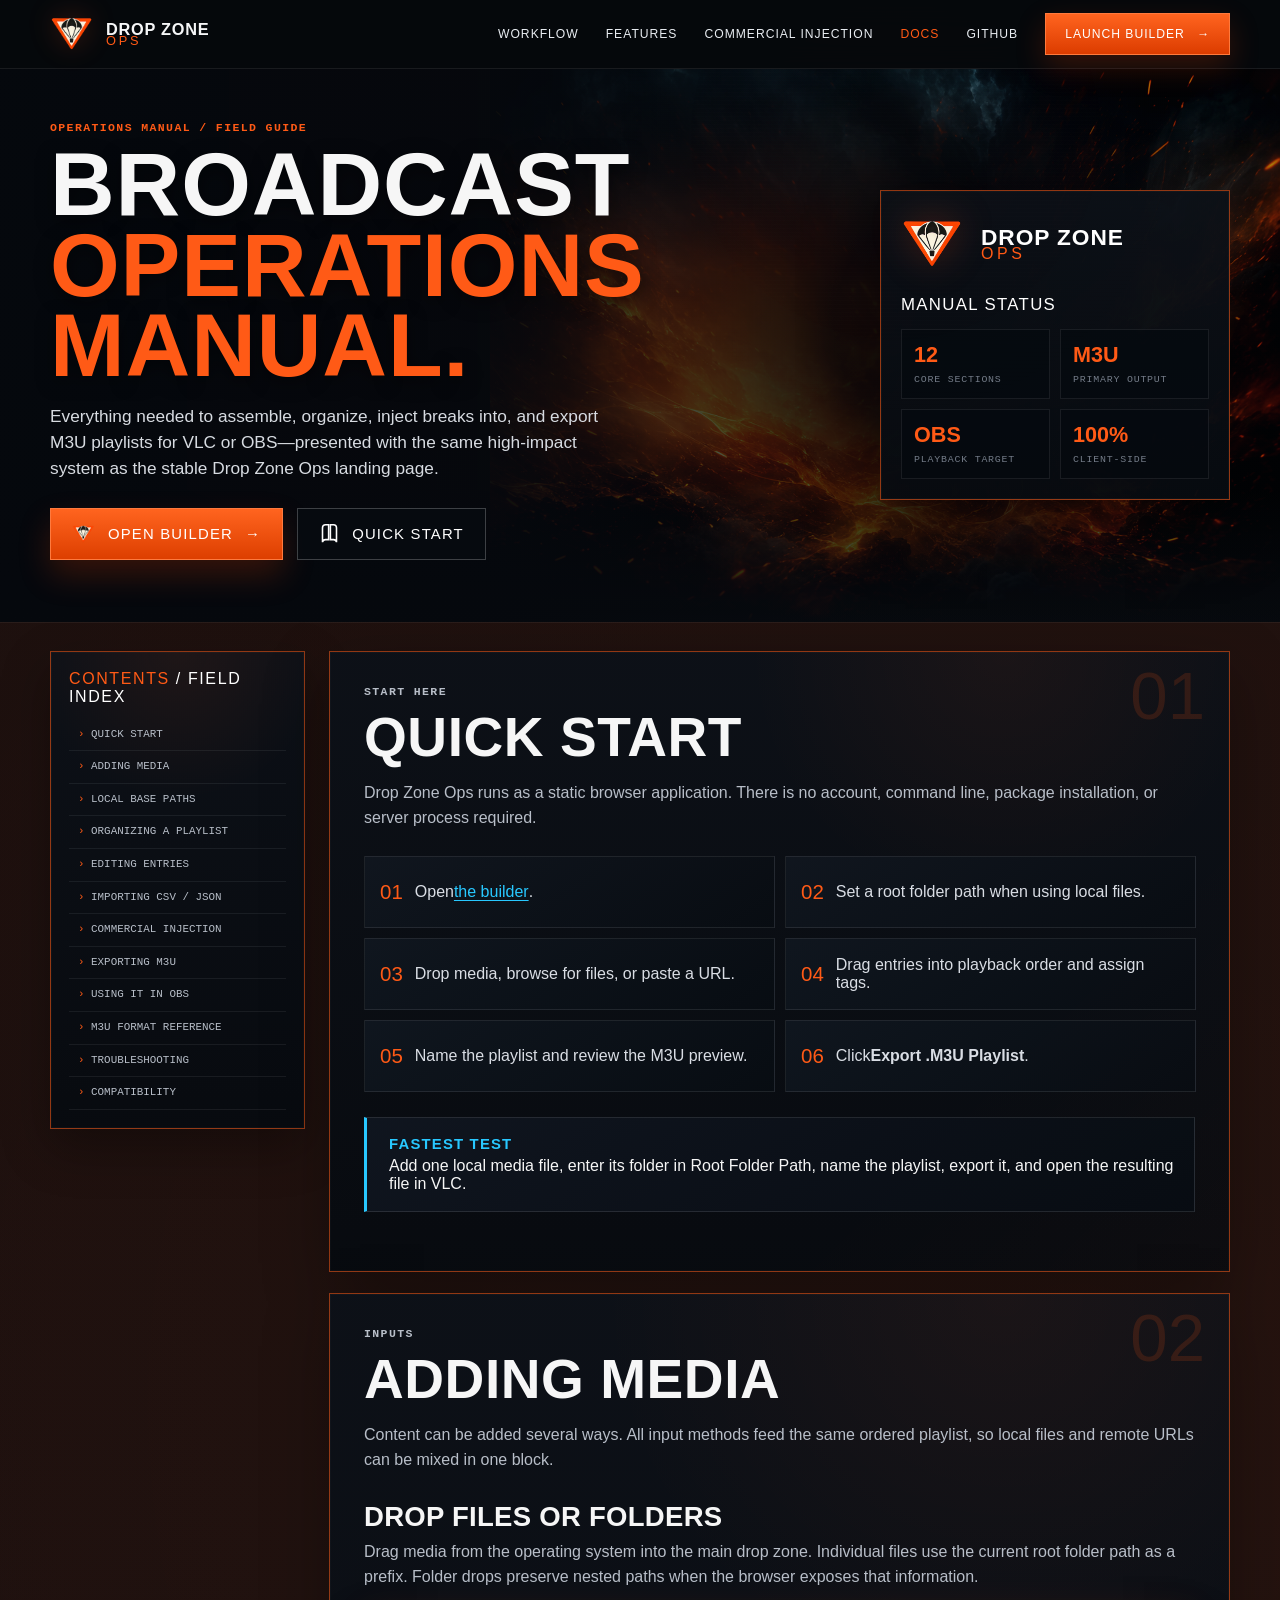
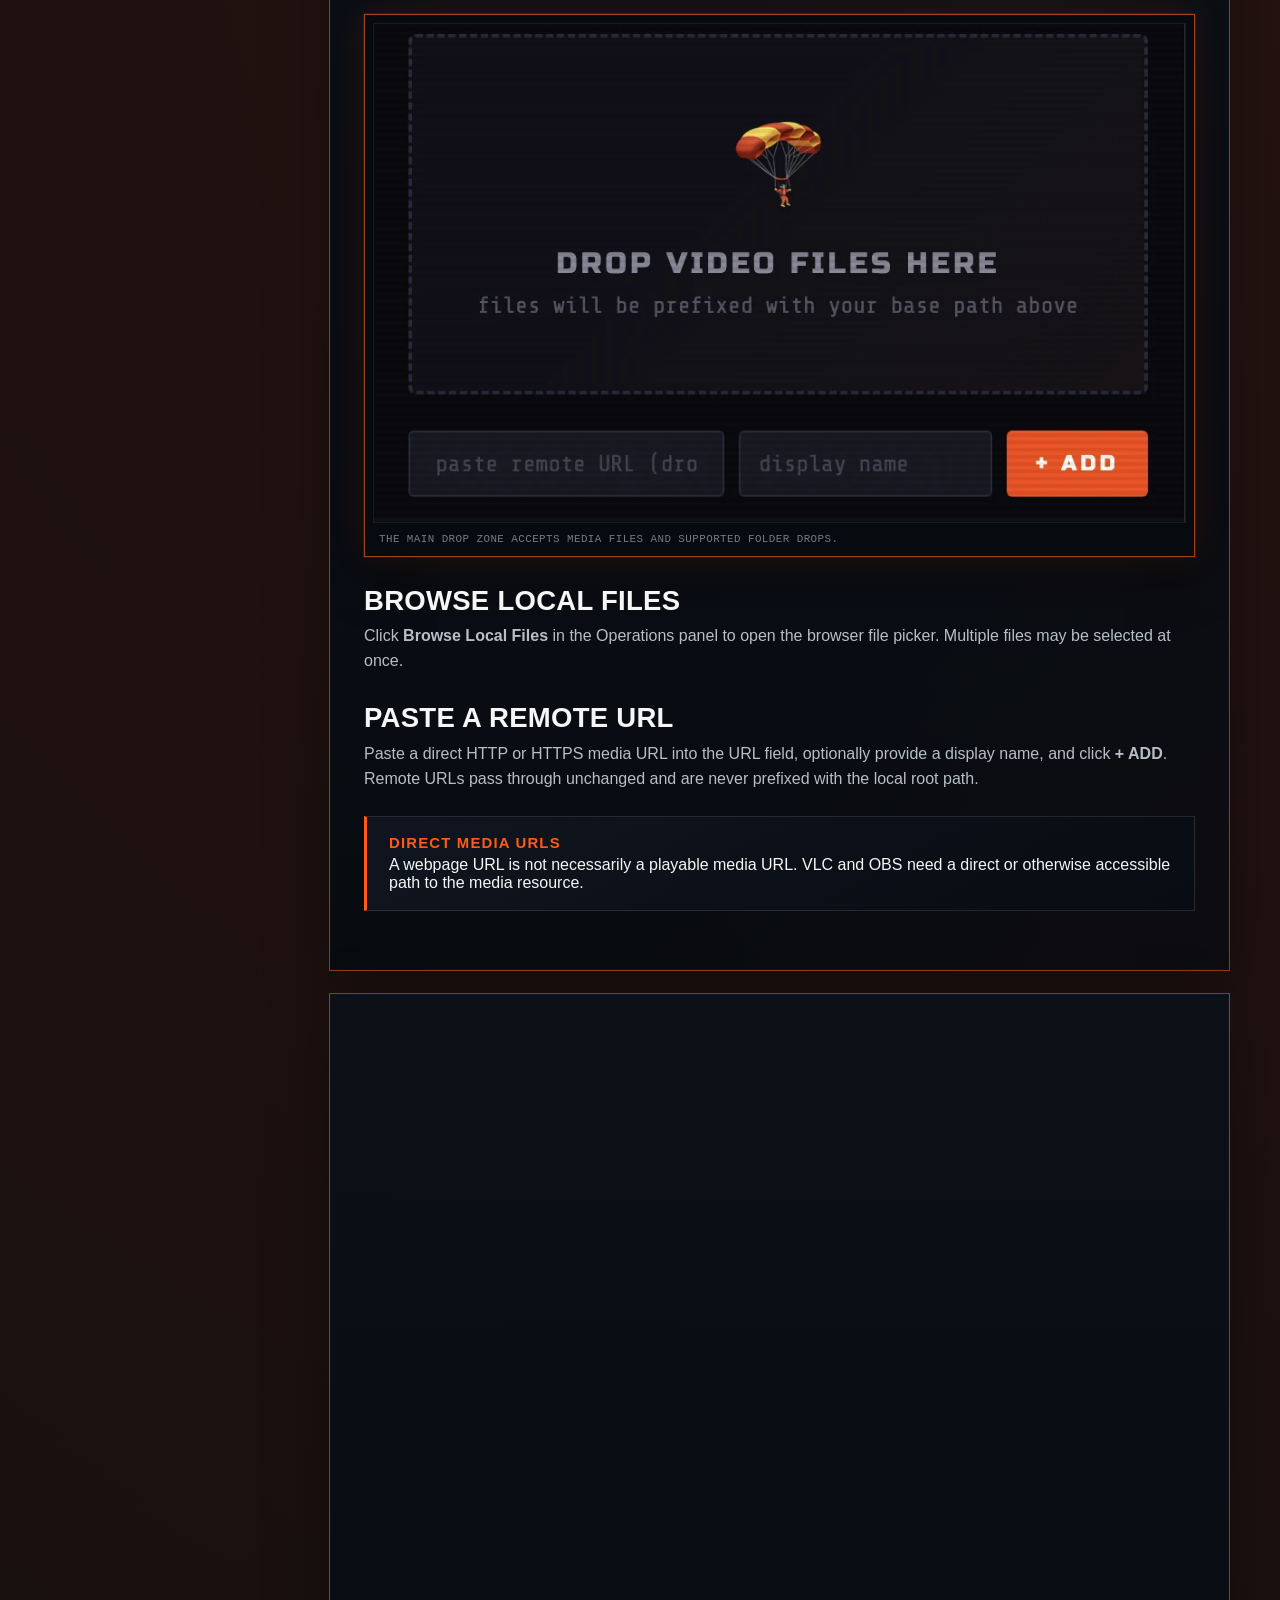
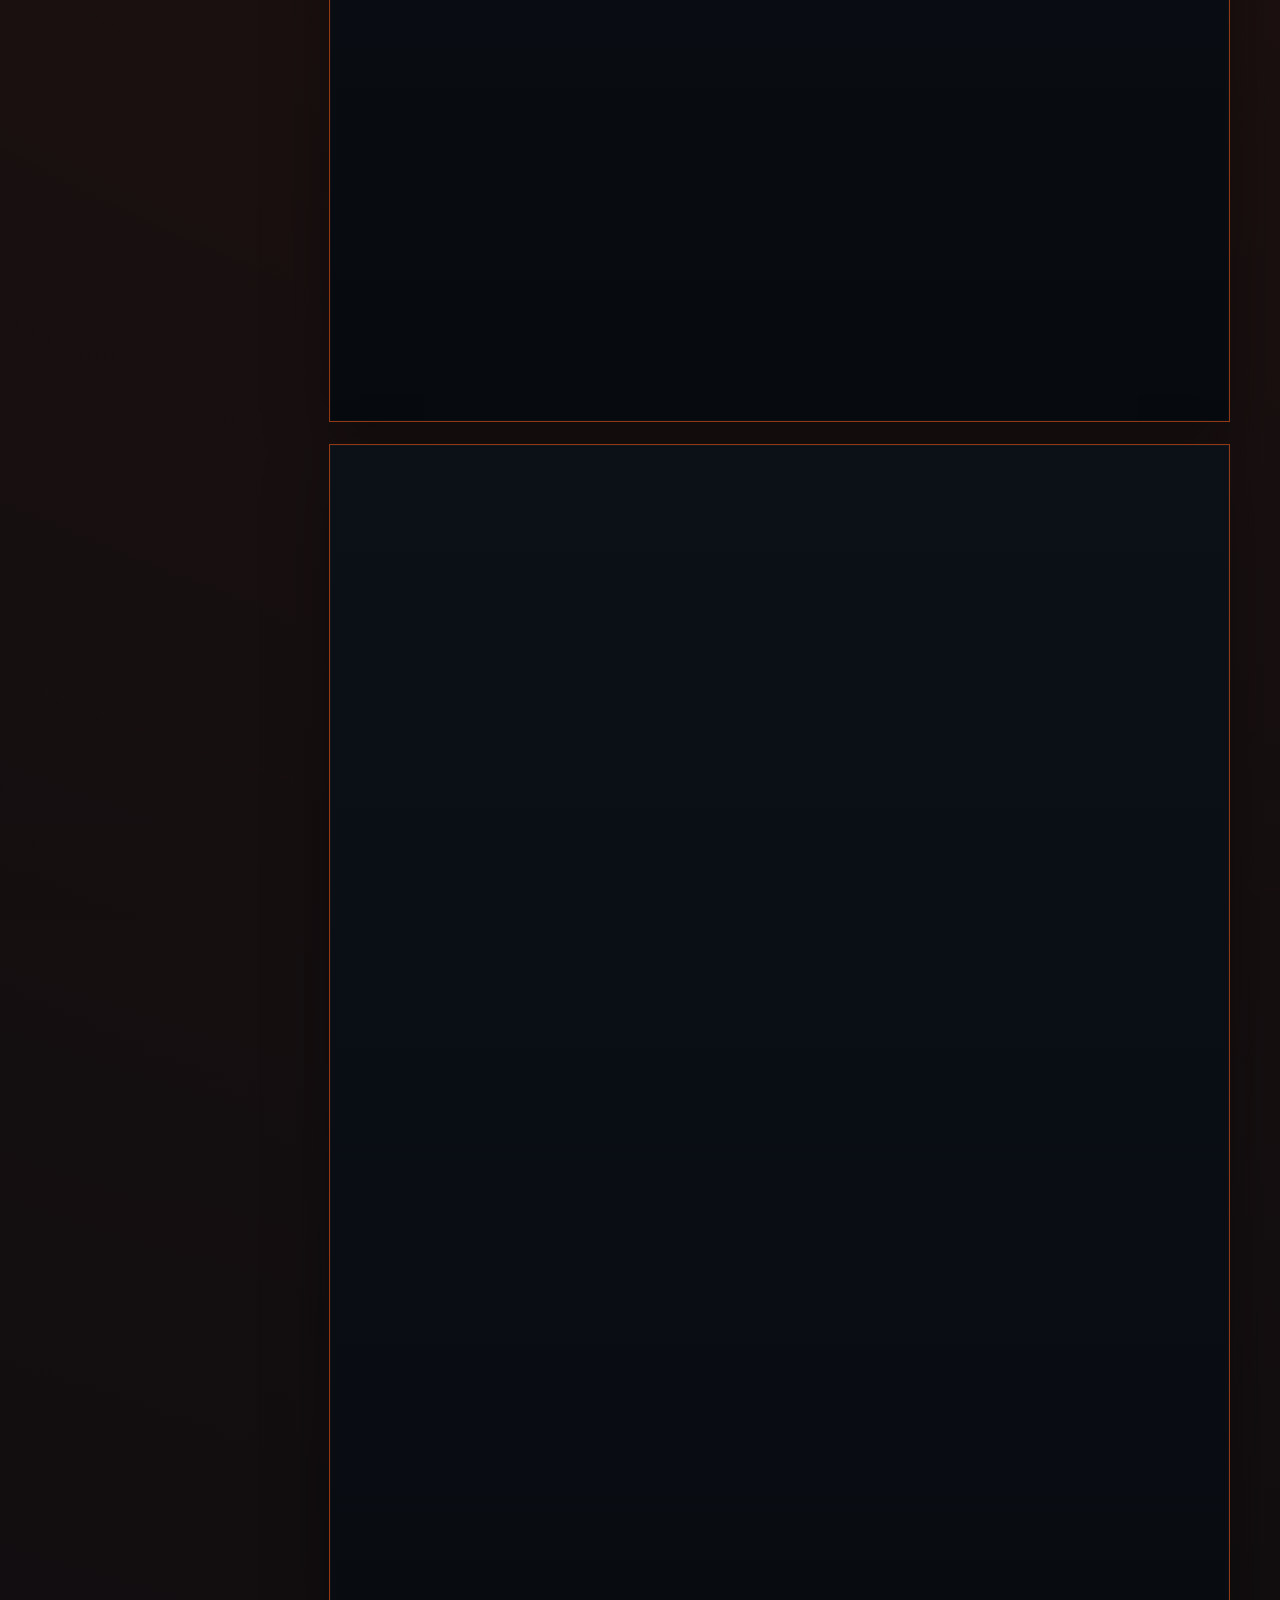
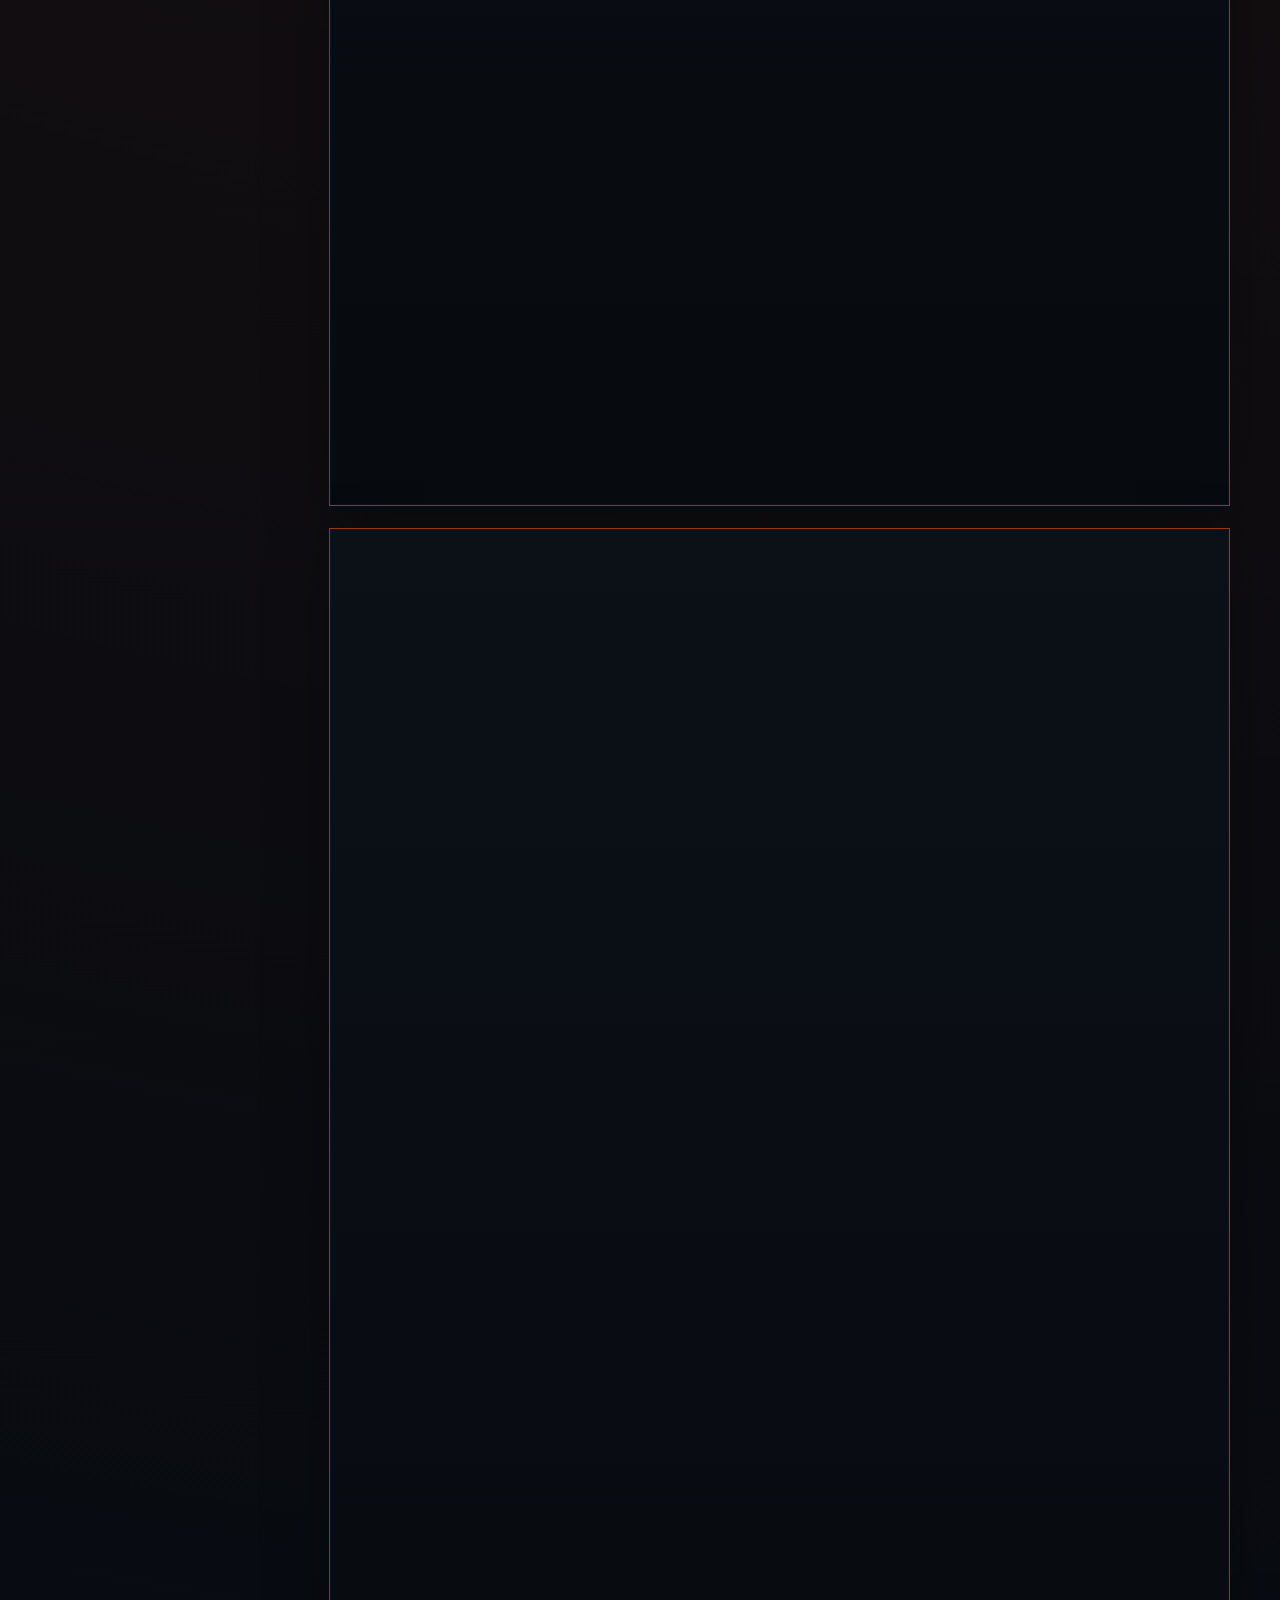
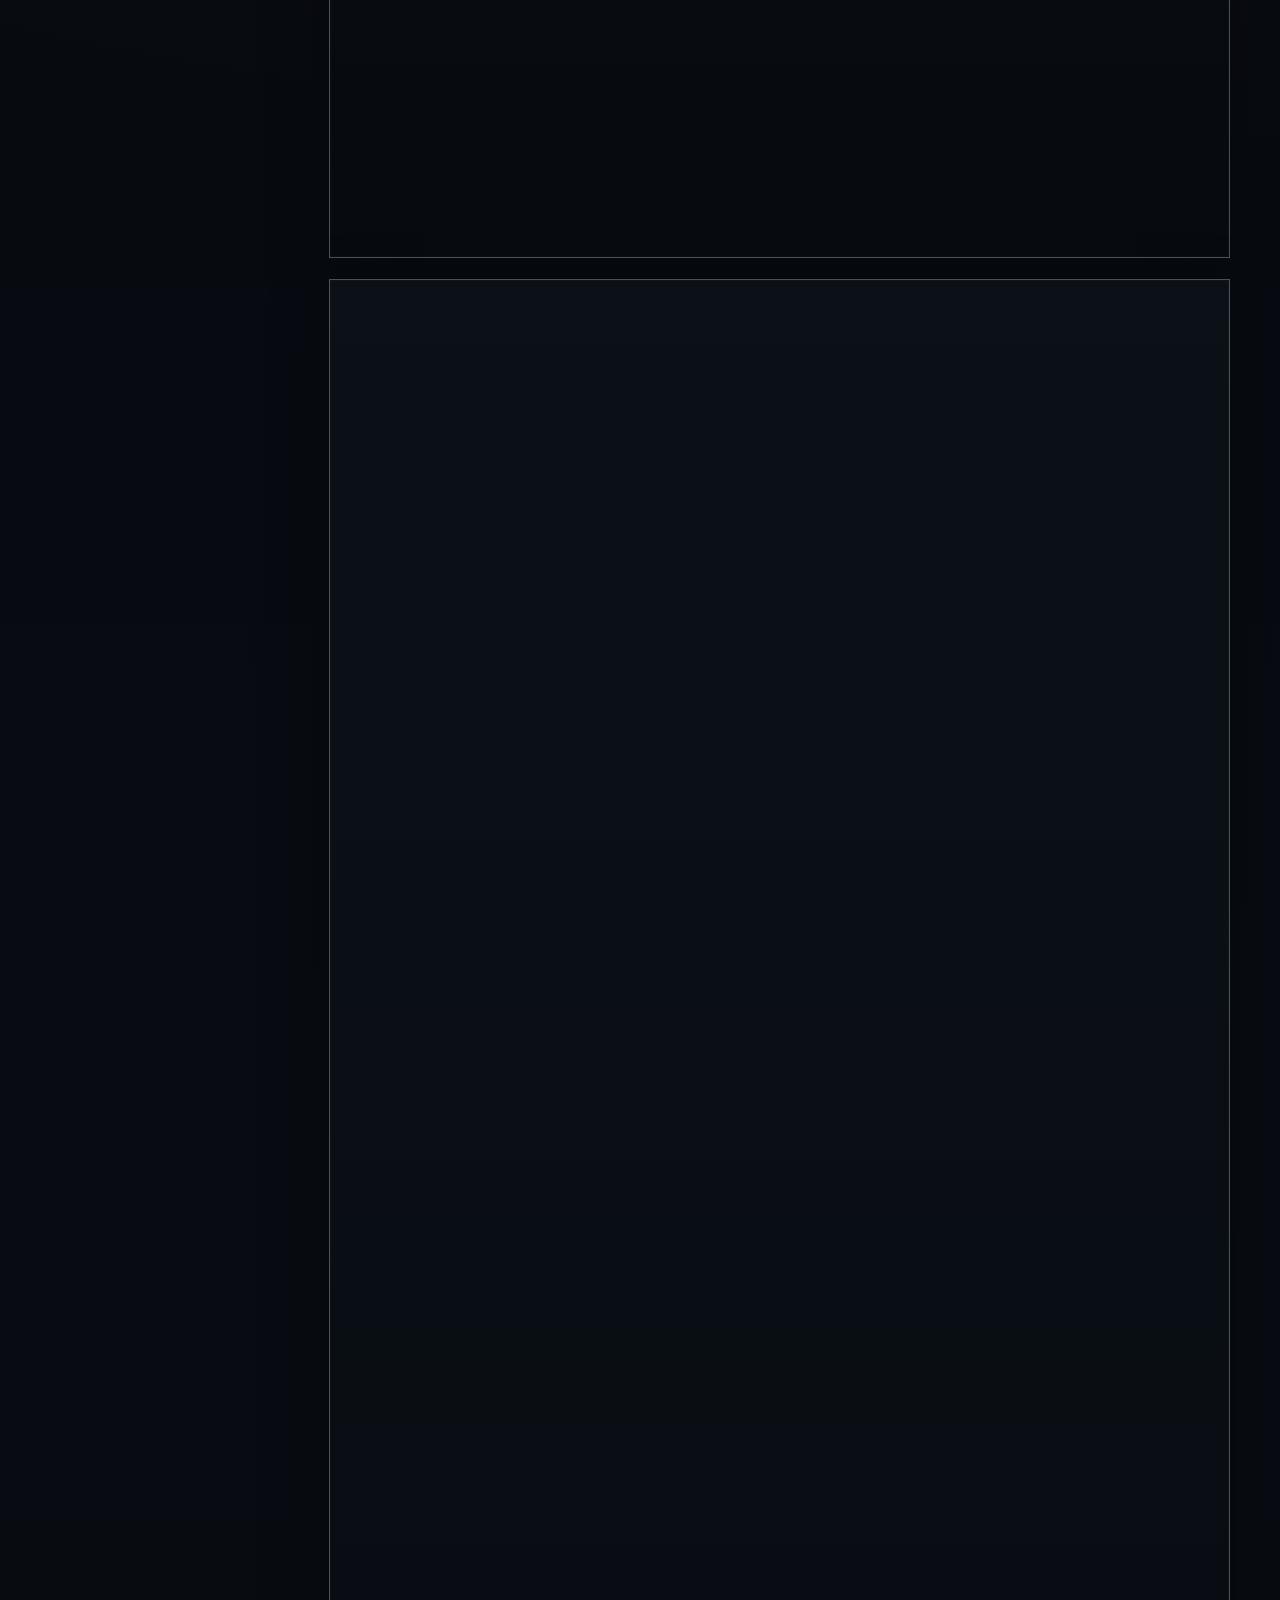
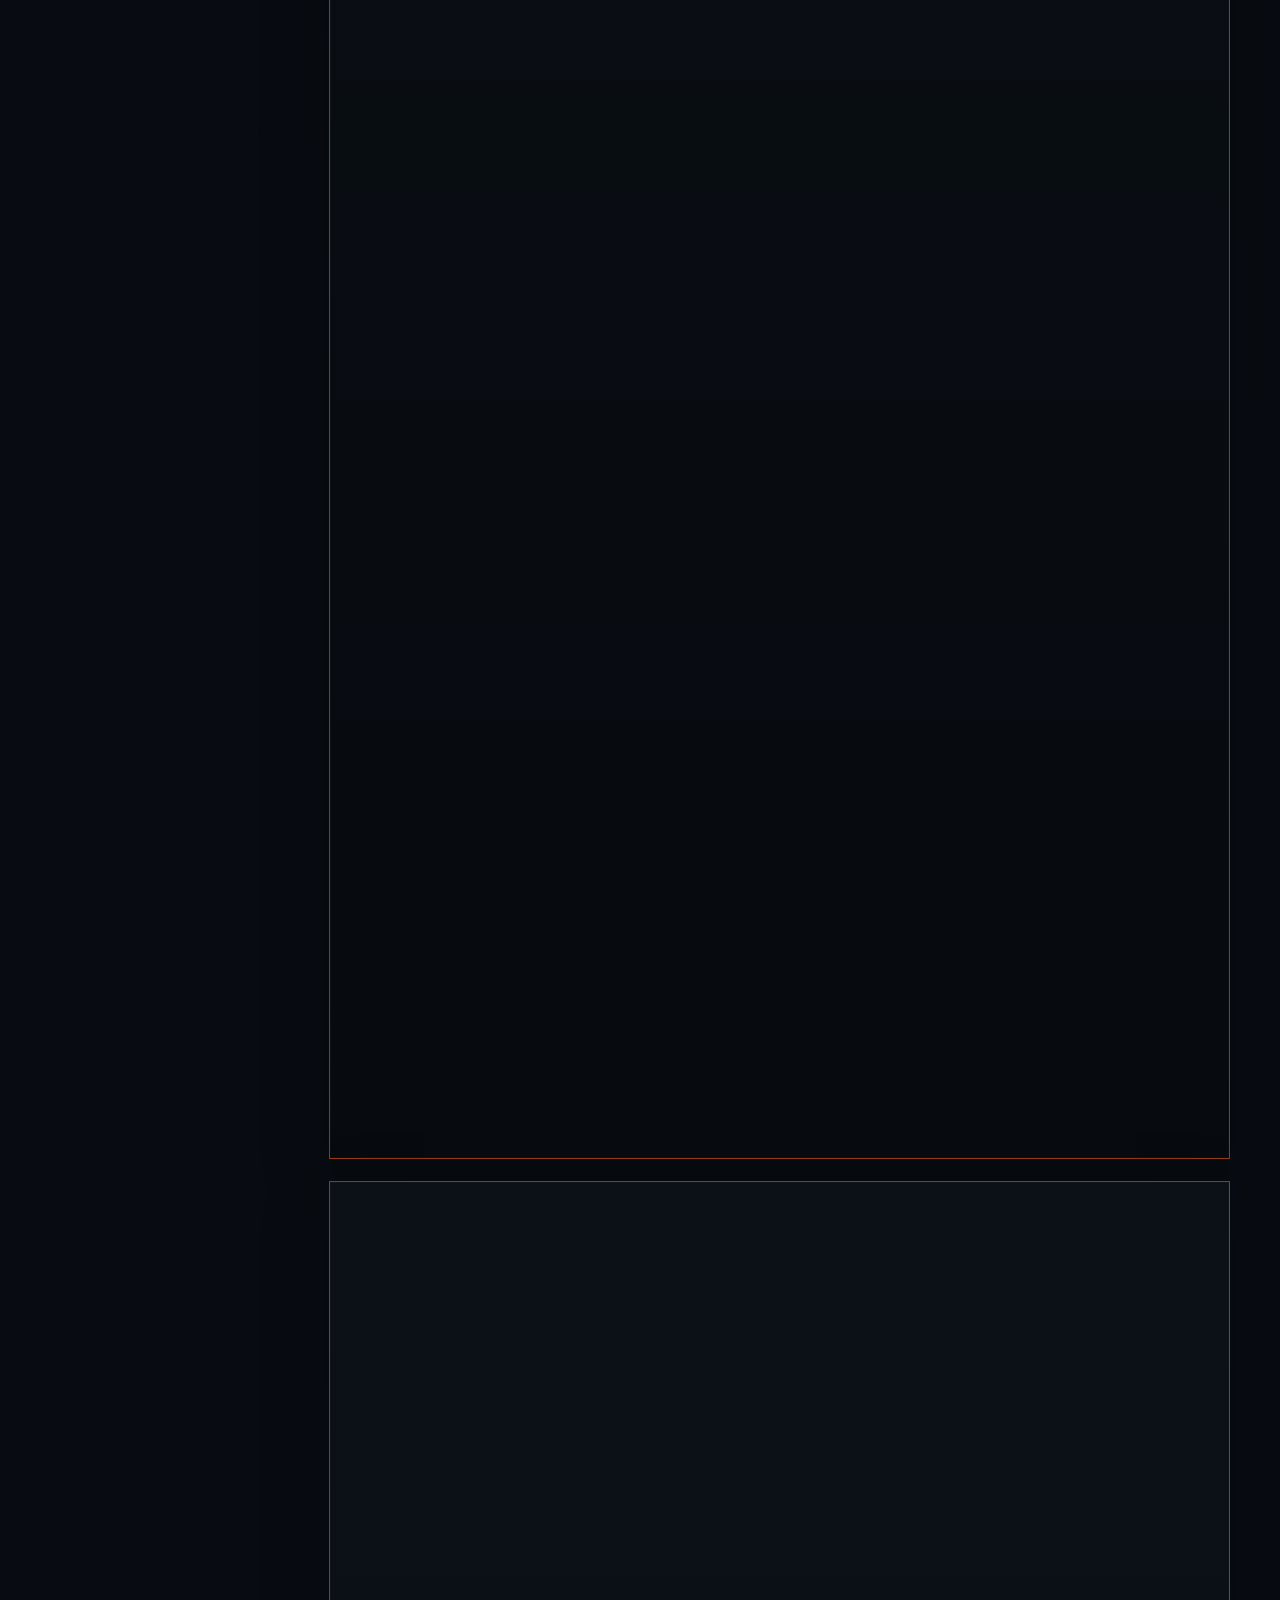
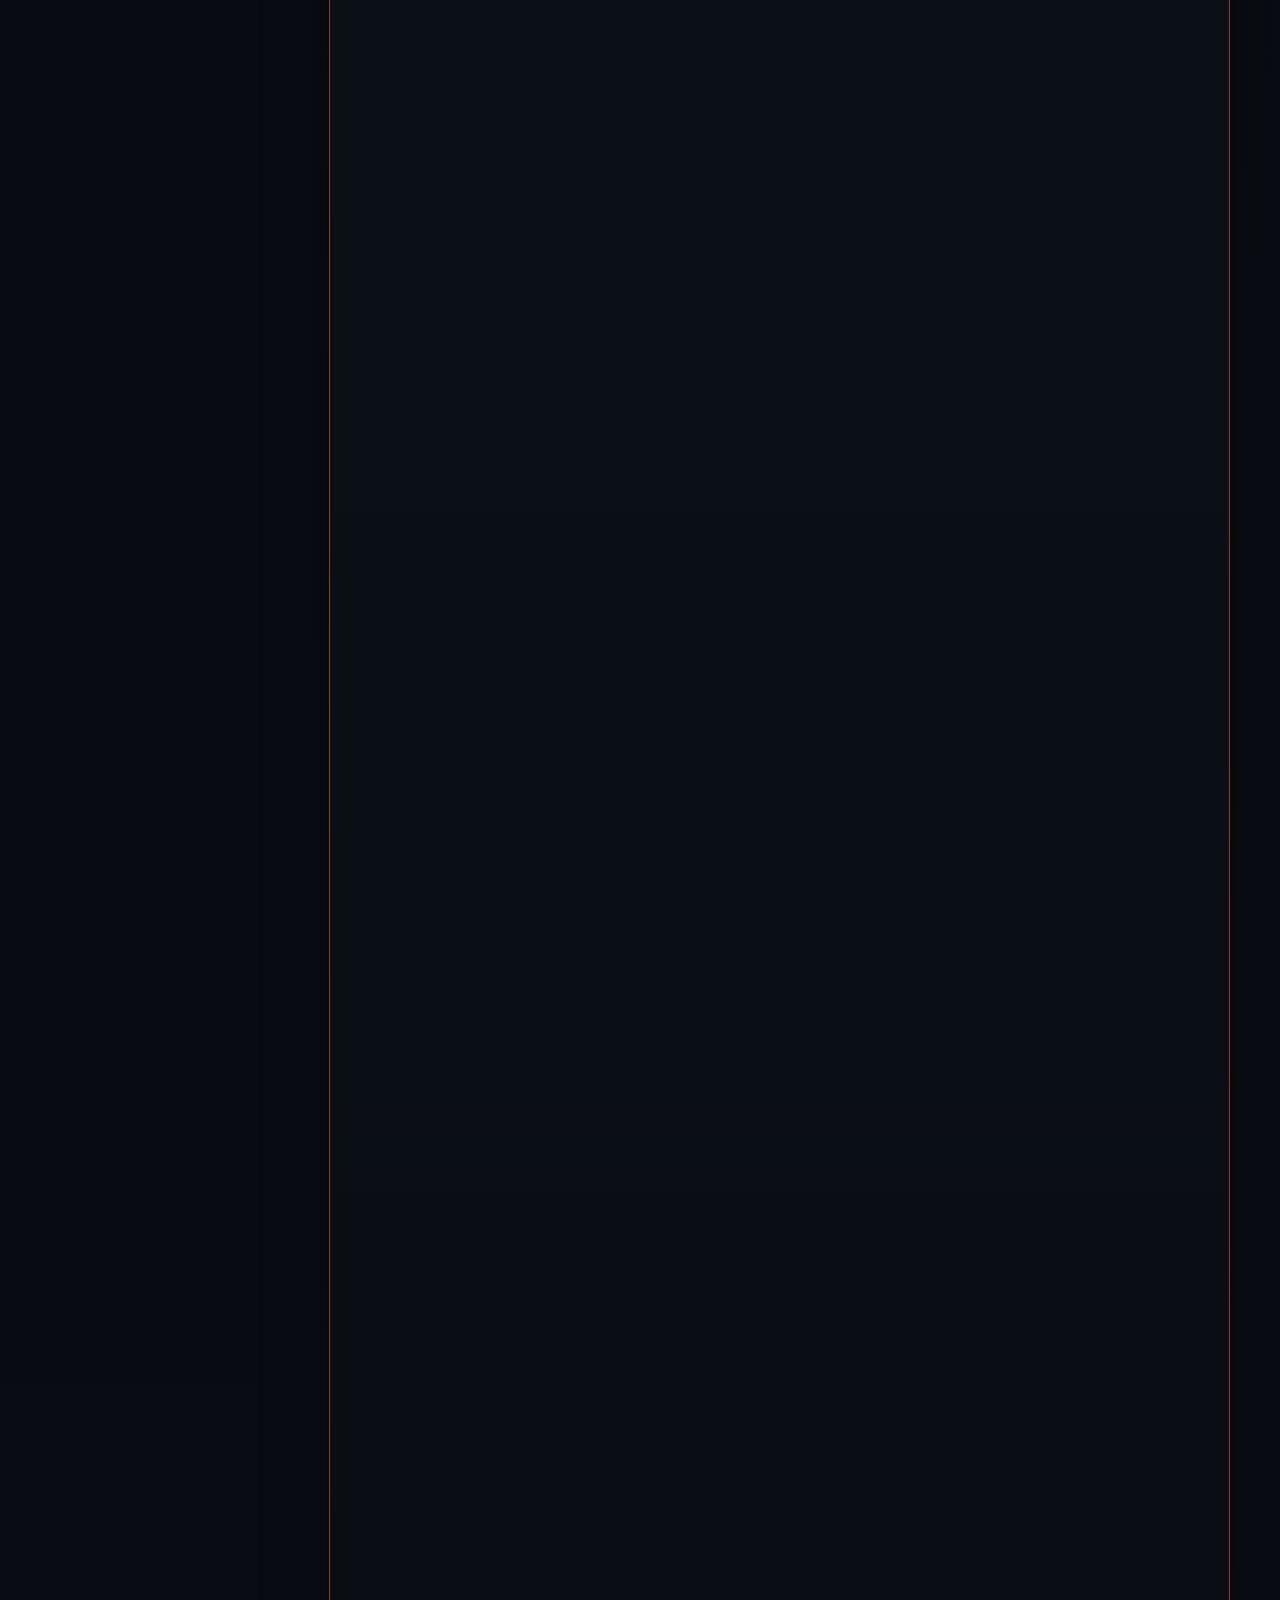
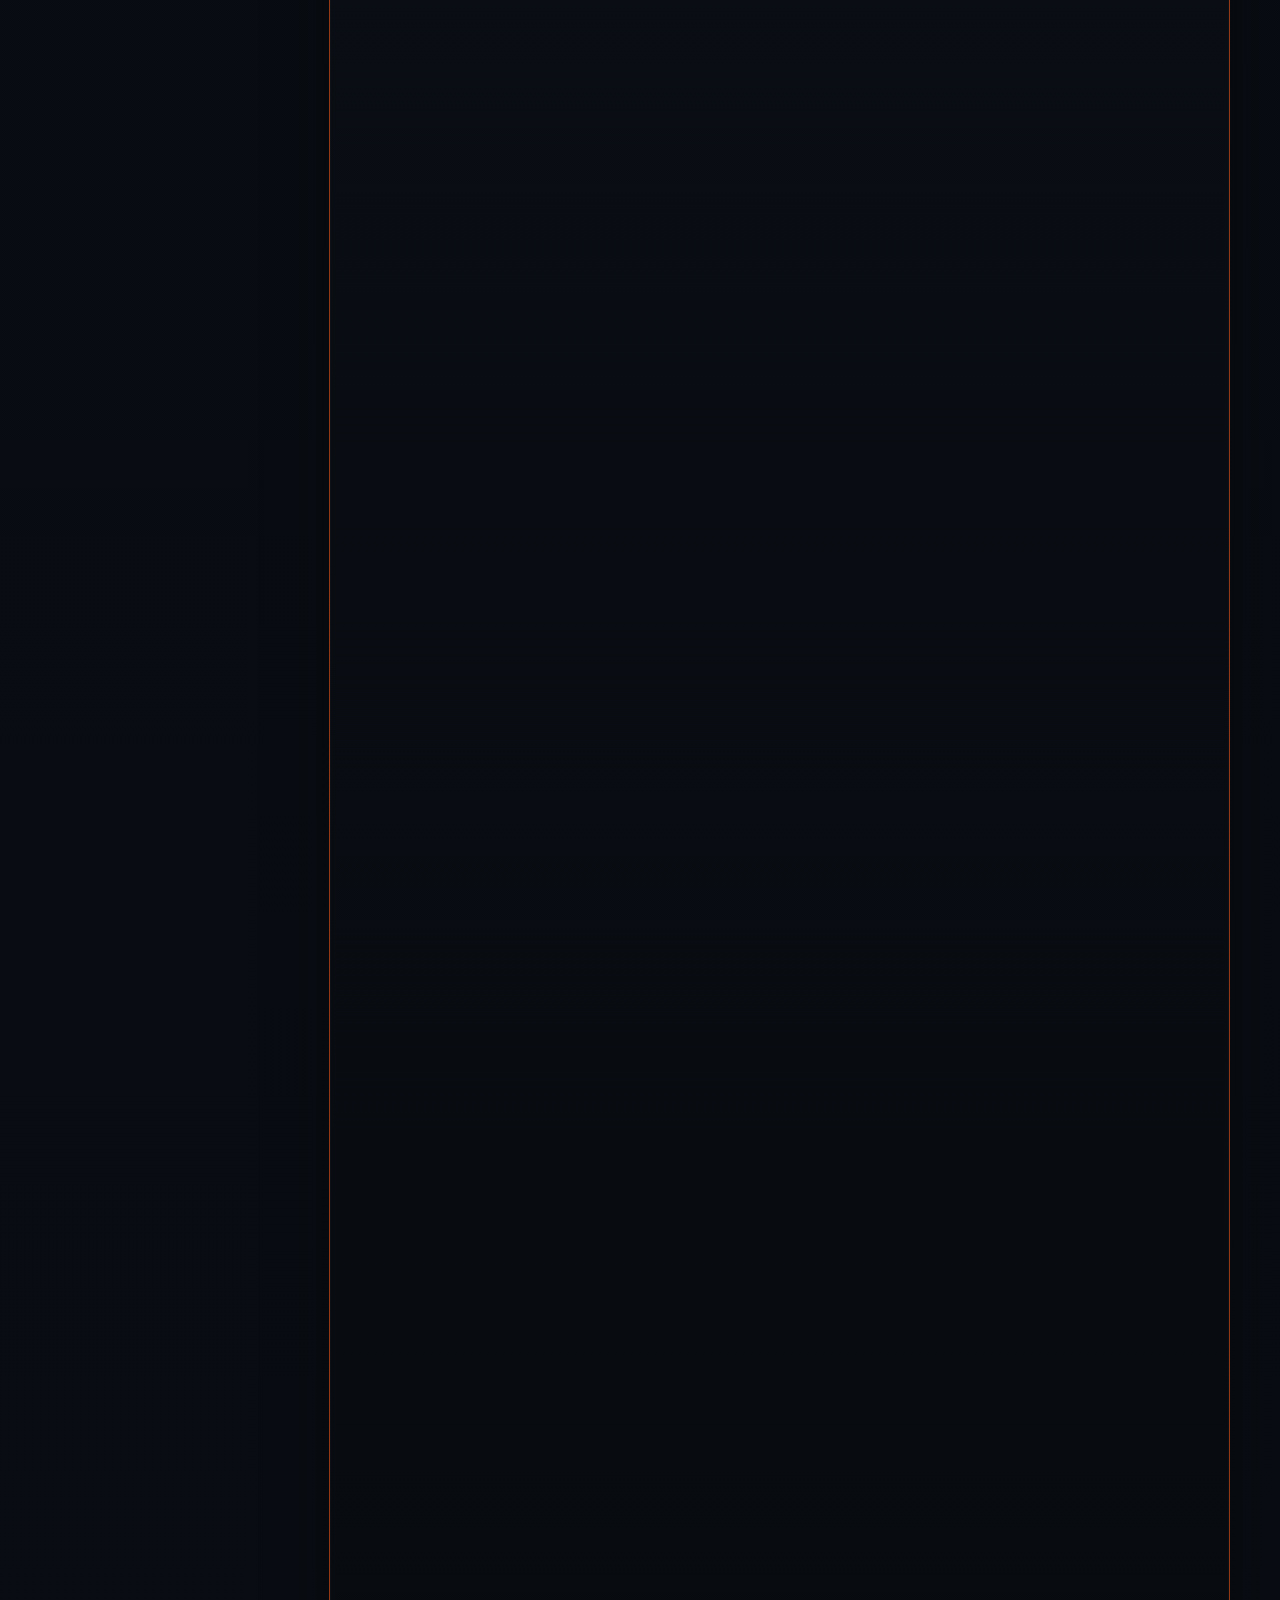
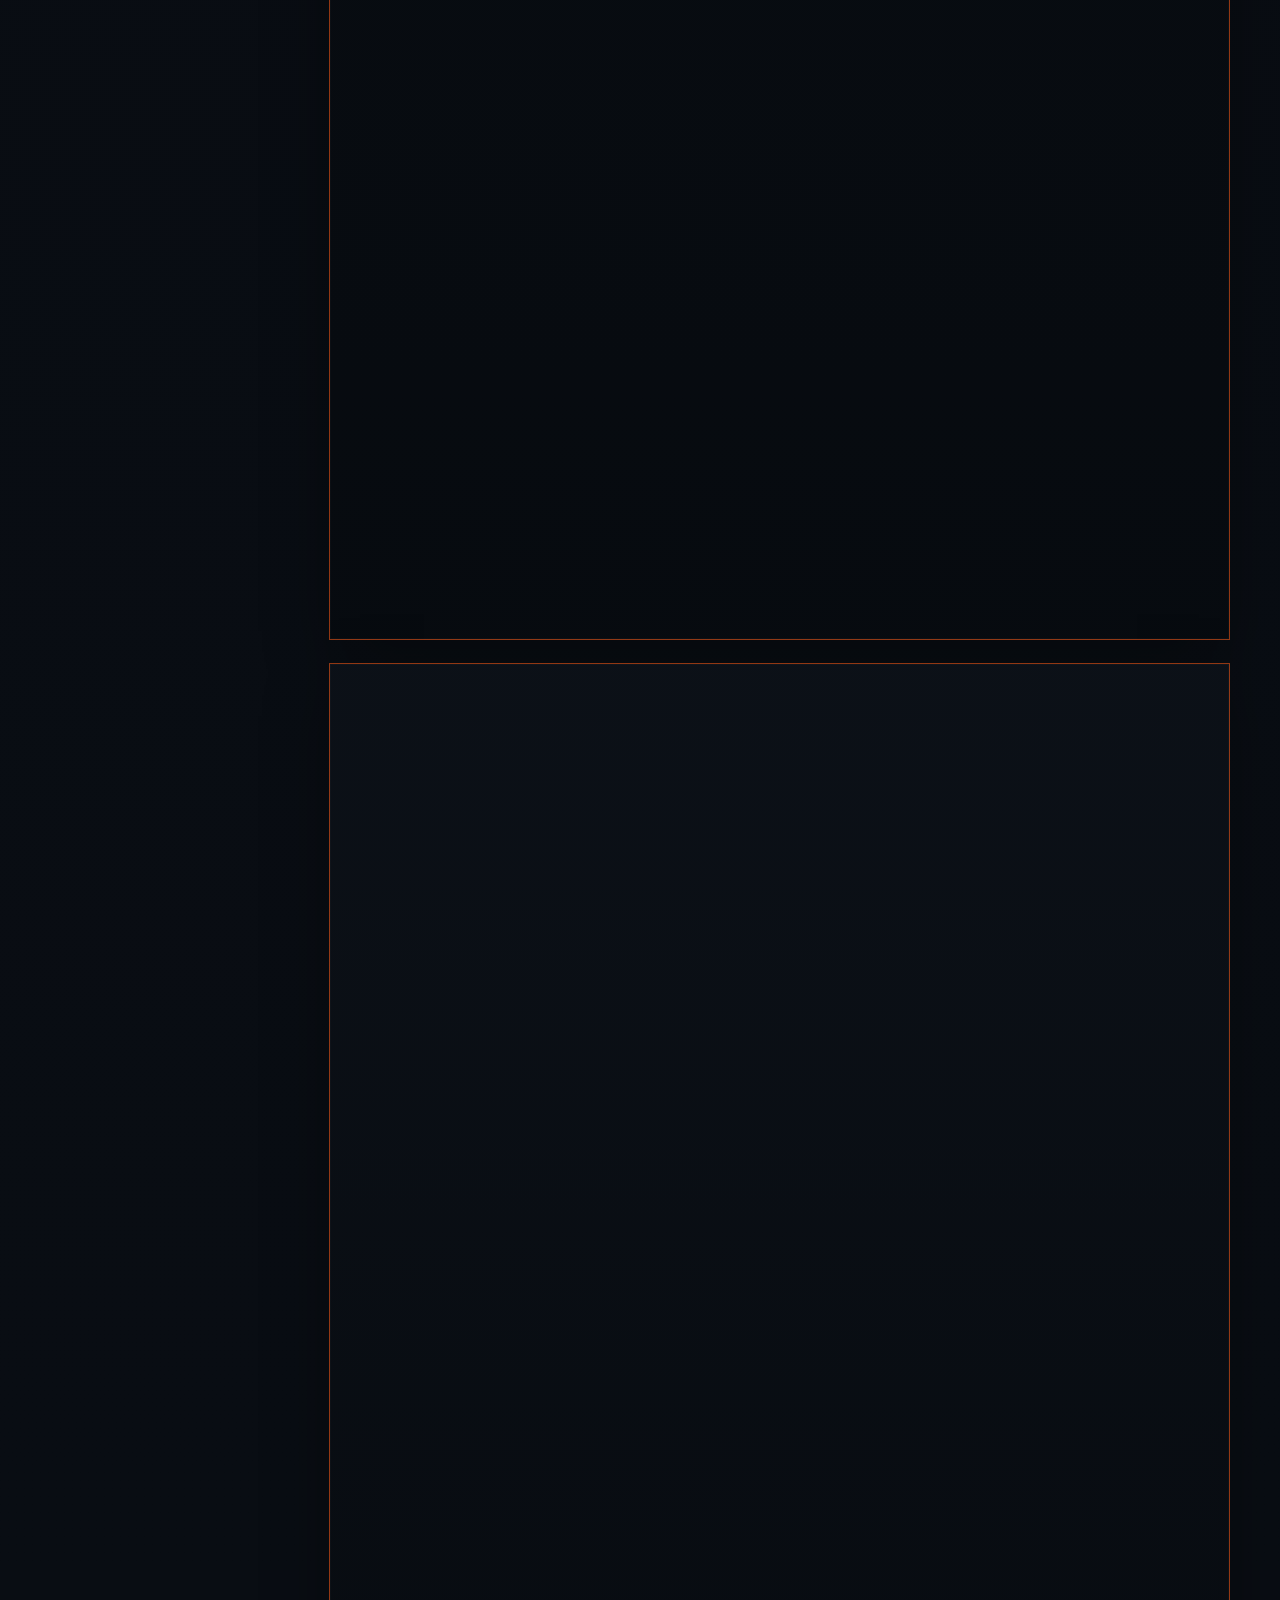
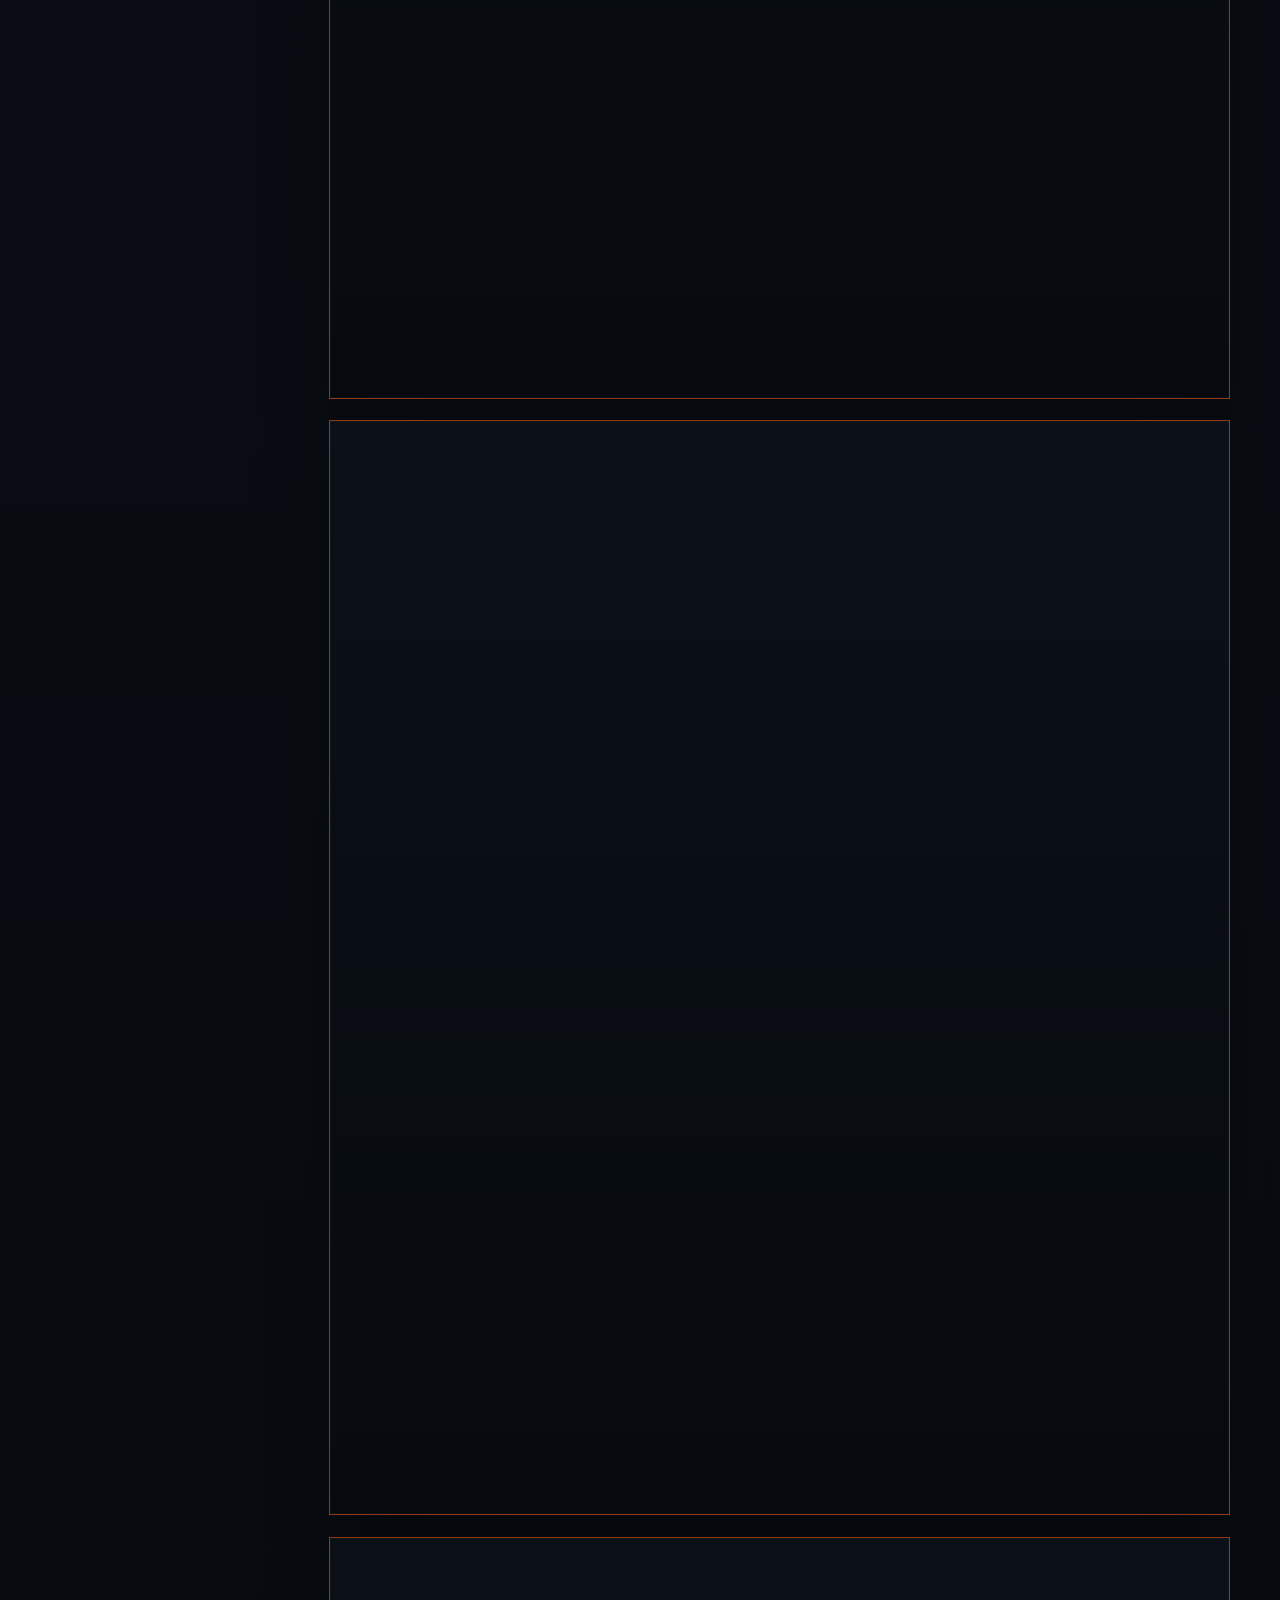
<file: docs-restyled-stable.html>
<!DOCTYPE html>

<html lang="en">
<head>
<meta charset="utf-8"/><script data-js-marker="true">document.documentElement.classList.add('js');</script>
<meta content="width=device-width, initial-scale=1" name="viewport"/>
<title>Documentation — Drop Zone Ops</title>
<meta content="Bayhem-styled documentation for building M3U playlists, importing CSV and JSON, injecting commercials, and using Drop Zone Ops with OBS and VLC." name="description"/>
<meta content="#080b10" name="theme-color"/>
<link href="site.webmanifest" rel="manifest"/><link href="assets/dropzone-icon/web/apple-touch-icon.png" rel="apple-touch-icon" sizes="180x180"/><link href="assets/dropzone-icon/web/favicon-16x16.png" rel="icon" sizes="16x16" type="image/png"/><link href="assets/favicon-32x32.png" rel="icon" sizes="32x32" type="image/png"/><style>
         :root {
            --bg: #06090d;
            --bg-2: #0b1017;
            --panel: rgba(10, 15, 22, .94);
            --panel-2: rgba(15, 21, 30, .95);
            --line: rgba(255, 255, 255, .12);
            --line-hot: rgba(255, 92, 22, .56);
            --orange: #ff5a16;
            --orange-2: #e54000;
            --cyan: #28c8ff;
            --mint: #4ff0c1;
            --text: #f6f6f6;
            --muted: #b8bec8;
            --dim: #747c88;
            --display: Impact, Haettenschweiler, "Arial Narrow Bold", sans-serif;
            --condensed: "Arial Narrow", "Roboto Condensed", Arial, sans-serif;
            --mono: ui-monospace, SFMono-Regular, Menlo, Monaco, Consolas, "Liberation Mono", monospace;
            --max: 1180px;
            --shadow: 0 30px 90px rgba(0, 0, 0, .46);
        }
        
        * {
            box-sizing: border-box;
        }
        
        html {
            scroll-behavior: smooth;
        }
        
        body {
            margin: 0;
            color: var(--text);
            font-family: var(--condensed);
            background: radial-gradient(circle at 84% 7%, rgba(255, 90, 22, .13), transparent 28%), linear-gradient(180deg, #05080d 0%, #080c12 42%, #090d13 72%, #05080c 100%);
            overflow-x: hidden;
        }
        
        body::before {
            content: "";
            position: fixed;
            inset: 0;
            pointer-events: none;
            z-index: 30;
            opacity: .18;
            background: repeating-linear-gradient(0deg, transparent 0 3px, rgba(255, 255, 255, .018) 3px 4px), radial-gradient(circle at 70% 15%, rgba(255, 104, 34, .08), transparent 24%);
        }
        
        body::after {
            content: "";
            position: fixed;
            right: 0;
            top: 140px;
            bottom: 0;
            width: min(170px, 16vw);
            pointer-events: none;
            opacity: .22;
            /* background: url('assets/bayhem-edge-fire.webp') top right / 100% auto repeat-y; */
            mix-blend-mode: screen;
        }
        
        img {
            display: block;
            max-width: 100%;
        }
        
        a {
            color: inherit;
        }
        
        button {
            font: inherit;
        }
        
        .container {
            width: min(var(--max), calc(100% - 40px));
            margin-inline: auto;
        }
        
        .skip-link {
            position: fixed;
            left: 12px;
            top: -80px;
            z-index: 1000;
            padding: 10px 14px;
            background: var(--orange);
            color: #fff;
            text-decoration: none;
        }
        
        .skip-link:focus {
            top: 12px;
        }
        /* NAV */
        
        .site-nav {
            position: sticky;
            top: 0;
            z-index: 100;
            min-height: 68px;
            border-bottom: 1px solid rgba(255, 255, 255, .08);
            background: rgba(4, 8, 12, .9);
            backdrop-filter: blur(12px);
        }
        
        .nav-inner {
            min-height: 68px;
            display: flex;
            align-items: center;
            justify-content: space-between;
            gap: 24px;
        }
        
        .brand {
            display: inline-flex;
            align-items: center;
            gap: 10px;
            min-width: max-content;
            text-decoration: none;
        }
        
        .brand-icon {
            width: 46px;
            height: 46px;
            flex: 0 0 auto;
            filter: drop-shadow(0 0 14px rgba(244, 81, 30, .24));
        }
        
        .brand-wordmark {
            display: grid;
            line-height: .82;
            text-transform: uppercase;
            transform: translateY(1px);
        }
        
        .brand-wordmark strong,
        .brand-wordmark em {
            font-family: var(--display);
            font-style: normal;
            letter-spacing: .045em;
        }
        
        .brand-wordmark strong {
            color: #f5f6f7;
            font-size: 1.02rem;
        }
        
        .brand-wordmark em {
            color: var(--orange);
            font-size: .8rem;
            letter-spacing: .22em;
        }
        
        .nav-links {
            display: flex;
            align-items: center;
            gap: 27px;
        }
        
        .nav-links a {
            color: #e9edf2;
            text-decoration: none;
            font-family: var(--display);
            font-size: .76rem;
            letter-spacing: .08em;
            text-transform: uppercase;
            transition: color .15s ease;
        }
        
        .nav-links a:hover,
        .nav-links a:first-child {
            color: var(--orange);
        }
        
        .nav-launch {
            min-height: 42px;
            padding: 0 19px;
            display: inline-flex;
            align-items: center;
            gap: 12px;
            background: linear-gradient(180deg, #ff641f, #dc3c00);
            border: 1px solid #ff7a3d;
            box-shadow: 0 12px 30px rgba(229, 61, 0, .22);
            color: white !important;
        }
        
        .nav-toggle {
            display: none;
            padding: 9px 12px;
            border: 1px solid var(--line);
            background: #0b1118;
            color: white;
            font-family: var(--mono);
            text-transform: uppercase;
            font-size: .72rem;
        }
        /* TYPE + BUTTONS */
        
        .eyebrow {
            margin: 0 0 10px;
            color: var(--orange);
            font-family: var(--mono);
            font-size: .72rem;
            font-weight: 800;
            letter-spacing: .12em;
            text-transform: uppercase;
        }
        
        h1,
        h2,
        h3,
        p {
            margin-top: 0;
        }
        
        h1,
        h2,
        h3 {
            font-family: var(--display);
            text-transform: uppercase;
            letter-spacing: .01em;
        }
        
        h1 {
            margin-bottom: 18px;
            font-size: clamp(3.8rem, 6.6vw, 6.45rem);
            line-height: .91;
            max-width: 590px;
            text-shadow: 0 5px 18px rgba(0, 0, 0, .5);
        }
        
        h1 .orange {
            color: var(--orange);
        }
        
        h2 {
            margin-bottom: 17px;
            font-size: clamp(2.5rem, 4.3vw, 4.4rem);
            line-height: .96;
        }
        
        h3 {
            margin-bottom: 10px;
            font-size: 1.72rem;
            line-height: 1;
        }
        
        p {
            color: var(--muted);
        }
        
        .button-row {
            display: flex;
            flex-wrap: wrap;
            gap: 14px;
        }
        
        .button {
            min-height: 52px;
            padding: 0 21px;
            display: inline-flex;
            align-items: center;
            justify-content: center;
            gap: 12px;
            border: 1px solid rgba(255, 255, 255, .22);
            background: rgba(7, 11, 16, .82);
            color: white;
            text-decoration: none;
            font-family: var(--display);
            font-size: .93rem;
            letter-spacing: .08em;
            text-transform: uppercase;
            transition: transform .15s ease, border-color .15s ease, box-shadow .15s ease;
        }
        
        .button:hover {
            transform: translateY(-2px);
            border-color: var(--orange);
            box-shadow: 0 0 28px rgba(255, 90, 22, .16);
        }
        
        .button.primary {
            background: linear-gradient(180deg, #ff641f, #dd3f00);
            border-color: #ff7a3e;
            box-shadow: 0 15px 32px rgba(229, 63, 0, .22);
        }
        
        .button svg {
            width: 21px;
            height: 21px;
            stroke: currentColor;
            fill: none;
            stroke-width: 1.8;
        }
        
        .button-brand-icon {
            width: 24px;
            height: 24px;
            object-fit: contain;
            flex: 0 0 auto;
        }
        
        .footer-brand-lockup {
            display: flex;
            align-items: center;
            gap: 11px;
        }
        
        .footer-brand-lockup img {
            width: 42px;
            height: 42px;
            flex: 0 0 auto;
        }
        
        .footer-brand-lockup p {
            max-width: 430px;
        }
        /* HERO */
        
        .hero {
            position: relative;
            min-height: 520px;
            border-bottom: 1px solid rgba(255, 255, 255, .05);
            overflow: hidden;
        }
        
        .hero::before {
            content: "";
            position: absolute;
            inset: 0;
            background: linear-gradient(90deg, rgba(5, 8, 13, .99) 0%, rgba(5, 8, 13, .94) 37%, rgba(5, 8, 13, .2) 67%, rgba(5, 8, 13, .3) 100%), linear-gradient(0deg, #070a0e 0%, transparent 24%);
            z-index: 1;
        }
        
        .hero-inner {
            position: relative;
            z-index: 2;
            min-height: 520px;
            display: grid;
            grid-template-columns: 1.03fr .97fr;
            align-items: center;
        }
        
        .hero-art {
            position: absolute;
            z-index: 0;
            inset: 0 0 0 auto;
            width: min(64vw, 790px);
            height: 100%;
            overflow: hidden;
            background: radial-gradient(circle at 60% 47%, rgba(255, 92, 22, .12), transparent 28%), url('assets/bayhem-hero-art.png') right center / cover no-repeat;
            filter: saturate(1.07) contrast(1.03);
        }
        
        .hero-art::before {
            content: "";
            position: absolute;
            inset: 0;
            background: radial-gradient(circle at 58% 46%, rgba(5, 8, 13, .94) 0 25%, rgba(5, 8, 13, .72) 36%, transparent 58%), linear-gradient(90deg, rgba(5, 8, 13, .4), transparent 40%);
        }
        
        .hero-brand-card {
            position: absolute;
            left: 58%;
            top: 49%;
            width: min(48%, 330px);
            transform: translate(-50%, -50%);
            display: grid;
            justify-items: center;
            text-align: center;
            filter: drop-shadow(0 26px 60px rgba(0, 0, 0, .62));
        }
        
        .hero-brand-icon {
            width: clamp(150px, 19vw, 238px);
            height: auto;
            filter: drop-shadow(0 0 30px rgba(244, 81, 30, .32));
        }
        
        .hero-brand-wordmark {
            margin-top: -18px;
            display: grid;
            line-height: .84;
            text-transform: uppercase;
            text-shadow: 0 4px 16px rgba(0, 0, 0, .86);
        }
        
        .hero-brand-wordmark span,
        .hero-brand-wordmark strong {
            font-family: var(--display);
        }
        
        .hero-brand-wordmark span {
            color: #fff;
            font-size: clamp(2.05rem, 4vw, 3.65rem);
            letter-spacing: .015em;
        }
        
        .hero-brand-wordmark strong {
            color: var(--orange);
            font-size: clamp(1.55rem, 3.2vw, 2.7rem);
            letter-spacing: .26em;
            padding-left: .26em;
        }
        
        .hero-copy {
            padding: 48px 0 70px;
        }
        
        .hero-copy .intro {
            max-width: 470px;
            margin-bottom: 25px;
            font-size: 1.05rem;
            line-height: 1.48;
            color: #d7dbe1;
        }
        
        .hero-copy .intro span {
            color: var(--orange);
        }
        /* PANELS */
        
        .panel {
            position: relative;
            border: 1px solid var(--line-hot);
            background: linear-gradient(180deg, rgba(12, 17, 24, .96), rgba(7, 11, 16, .96));
            box-shadow: inset 0 0 0 1px rgba(255, 255, 255, .02), var(--shadow);
        }
        
        .panel::before {
            content: "";
            position: absolute;
            inset: 0;
            pointer-events: none;
            background: radial-gradient(circle at 60% 0%, rgba(255, 89, 22, .075), transparent 28%);
        }
        /* WORKFLOW */
        
        .workflow-wrap {
            position: relative;
            z-index: 4;
            margin-top: -8px;
        }
        
        .workflow-panel {
            padding: 12px 18px 16px;
        }
        
        .section-kicker {
            margin: 0 0 8px;
            text-align: center;
            color: white;
            font-family: var(--display);
            font-size: 1.06rem;
            letter-spacing: .08em;
            text-transform: uppercase;
        }
        
        .section-kicker span {
            color: var(--orange);
        }
        
        .workflow-grid {
            display: grid;
            grid-template-columns: repeat(3, 1fr);
            gap: 16px;
        }
        
        .workflow-card {
            min-height: 118px;
            display: grid;
            grid-template-columns: 56px 48px 1fr;
            gap: 13px;
            align-items: center;
            padding: 18px 16px;
            border: 1px solid rgba(255, 255, 255, .055);
            background: linear-gradient(145deg, rgba(16, 22, 31, .97), rgba(10, 14, 21, .97));
        }
        
        .workflow-icon {
            color: var(--orange);
        }
        
        .workflow-icon svg {
            width: 45px;
            height: 45px;
            stroke: currentColor;
            fill: none;
            stroke-width: 1.8;
        }
        
        .step-no {
            align-self: start;
            color: var(--orange);
            font-family: var(--display);
            font-size: 1.5rem;
            line-height: 1;
            padding-top: 4px;
        }
        
        .workflow-copy h3 {
            margin: 0 0 5px;
            font-size: 1.35rem;
        }
        
        .workflow-copy p {
            margin: 0;
            font-size: .9rem;
            line-height: 1.34;
        }
        
        .workflow-copy strong {
            color: var(--orange);
            font-weight: 500;
        }
        /* BUILDER */
        
        .section {
            padding: 24px 0 0;
        }
        
        .builder-panel {
            display: grid;
            grid-template-columns: 240px minmax(0, 1fr);
            gap: 22px;
            padding: 20px;
            align-items: center;
        }
        
        .builder-copy {
            padding: 4px 0 4px 4px;
        }
        
        .builder-copy h2 {
            font-size: 2.65rem;
            line-height: 1.03;
        }
        
        .builder-copy>p:not(.eyebrow) {
            font-size: .98rem;
            line-height: 1.45;
        }
        
        .check-list {
            display: grid;
            gap: 11px;
            margin-top: 18px;
        }
        
        .check-item {
            display: grid;
            grid-template-columns: 16px 1fr;
            gap: 10px;
            align-items: start;
            color: #d4d8df;
            font-size: .88rem;
            line-height: 1.35;
        }
        
        .check {
            width: 13px;
            height: 13px;
            margin-top: 2px;
            border: 1px solid var(--orange);
            border-radius: 50%;
            position: relative;
        }
        
        .check::after {
            content: "";
            position: absolute;
            width: 5px;
            height: 3px;
            left: 3px;
            top: 3px;
            border-left: 1px solid var(--orange);
            border-bottom: 1px solid var(--orange);
            transform: rotate(-45deg);
        }
        
        .builder-shot {
            border: 1px solid rgba(255, 100, 28, .65);
            background: #070a0f;
            padding: 8px;
            box-shadow: 0 0 0 1px rgba(255, 90, 22, .15), 0 0 35px rgba(255, 90, 22, .16), 0 20px 48px rgba(0, 0, 0, .38);
            overflow: hidden;
        }
        
        .builder-ui {
            display: grid;
            grid-template-columns: 52% 48%;
            height: clamp(320px, 34vw, 430px);
            overflow: hidden;
            background: #070a0f;
        }
        
        .builder-ui img {
            width: 100%;
            height: 100%;
            object-fit: cover;
        }
        
        .builder-ui img:first-child {
            object-position: left top;
            border-right: 1px solid rgba(255, 255, 255, .1);
        }
        
        .builder-ui img:last-child {
            object-position: center top;
        }
        /* COMMERCIAL FLOW */
        
        .commercial-panel {
            display: grid;
            grid-template-columns: 1.15fr repeat(3, .9fr);
            gap: 22px;
            padding: 22px;
            align-items: stretch;
        }
        
        .commercial-copy h2 {
            font-size: 2.7rem;
            line-height: 1.02;
        }
        
        .commercial-copy p {
            max-width: 280px;
            margin-bottom: 0;
        }
        
        .flow-card {
            min-height: 170px;
            display: flex;
            flex-direction: column;
            justify-content: space-between;
            align-items: center;
            padding: 18px 16px;
            text-align: center;
            border: 1px solid rgba(255, 255, 255, .17);
            background: linear-gradient(155deg, rgba(18, 24, 33, .96), rgba(9, 13, 19, .96));
        }
        
        .flow-card h3 {
            font-size: 1.08rem;
            letter-spacing: .06em;
        }
        
        .flow-card p {
            margin: 0;
            font-size: .86rem;
            line-height: 1.35;
        }
        
        .flow-icon {
            width: 76px;
            height: 54px;
            color: #b8c1cc;
        }
        
        .flow-icon svg {
            width: 100%;
            height: 100%;
            stroke: currentColor;
            fill: none;
            stroke-width: 1.4;
        }
        /* FEATURES */
        
        .features-panel {
            padding: 16px 18px 18px;
        }
        
        .feature-grid {
            display: grid;
            grid-template-columns: repeat(4, 1fr);
            gap: 14px;
        }
        
        .feature-card {
            min-height: 170px;
            padding: 20px 17px 17px;
            text-align: center;
            border: 1px solid rgba(255, 255, 255, .105);
            background: linear-gradient(160deg, rgba(16, 22, 31, .95), rgba(8, 12, 18, .95));
        }
        
        .feature-card svg {
            width: 64px;
            height: 52px;
            margin: 0 auto 14px;
            color: var(--cyan);
            stroke: currentColor;
            fill: none;
            stroke-width: 1.35;
        }
        
        .feature-card h3 {
            color: var(--orange);
            font-size: 1rem;
            letter-spacing: .06em;
        }
        
        .feature-card p {
            margin: 0;
            font-size: .84rem;
            line-height: 1.42;
        }
        /* CTA */
        
        .final-cta {
            position: relative;
            overflow: hidden;
            padding: 44px 0 54px;
            margin-top: 16px;
            border-top: 1px solid rgba(255, 255, 255, .06);
        }
        
        .final-cta::before {
            content: "";
            position: absolute;
            inset: 0;
            /* background: linear-gradient(90deg, rgba(5, 8, 13, .98) 0%, rgba(5, 8, 13, .91) 46%, rgba(5, 8, 13, .48) 76%, rgba(5, 8, 13, .36) 100%), url('assets/bayhem-cta-art.webp') right center / auto 100% no-repeat; */
            opacity: .98;
        }
        
        .cta-grid {
            position: relative;
            z-index: 2;
            display: grid;
            grid-template-columns: .95fr 1.05fr;
            gap: 50px;
            align-items: center;
        }
        
        .cta-copy h2 {
            margin: 0;
            font-size: 3.8rem;
        }
        
        .cta-copy .orange {
            color: var(--orange);
        }
        
        .cta-copy p {
            margin: 15px 0 0;
        }
        
        .cta-actions {
            display: grid;
            gap: 12px;
            max-width: 430px;
        }
        
        .cta-actions .button {
            width: 100%;
            min-height: 56px;
            font-size: 1.08rem;
        }
        
        footer {
            padding: 24px 0 36px;
            border-top: 1px solid rgba(255, 255, 255, .08);
            background: rgba(4, 7, 10, .85);
        }
        
        .footer-inner {
            display: flex;
            justify-content: space-between;
            gap: 28px;
            align-items: center;
        }
        
        .footer-inner p {
            margin: 0;
            font-size: .82rem;
            color: var(--dim);
        }
        
        .footer-links {
            display: flex;
            flex-wrap: wrap;
            gap: 15px;
        }
        
        .footer-links a {
            color: var(--muted);
            text-decoration: none;
            font-family: var(--mono);
            font-size: .68rem;
            text-transform: uppercase;
        }
        
        .footer-links a:hover {
            color: var(--orange);
        }
        
        @media (max-width: 980px) {
            .nav-links {
                gap: 16px;
            }
            .nav-links a {
                font-size: .68rem;
            }
            .hero-inner {
                grid-template-columns: 1fr;
            }
            .hero-art {
                width: 82%;
                opacity: .72;
            }
            .hero-brand-card {
                left: 60%;
                width: min(52%, 300px);
            }
            .hero-copy {
                max-width: 650px;
            }
            .workflow-grid {
                grid-template-columns: 1fr;
            }
            .builder-panel {
                grid-template-columns: 1fr;
            }
            .commercial-panel {
                grid-template-columns: 1fr 1fr;
            }
            .feature-grid {
                grid-template-columns: 1fr 1fr;
            }
        }
        
        @media (max-width: 760px) {
            .container {
                width: min(100% - 28px, var(--max));
            }
            .site-nav,
            .nav-inner {
                min-height: 62px;
            }
            .brand-icon {
                width: 40px;
                height: 40px;
            }
            .brand-wordmark strong {
                font-size: .88rem;
            }
            .brand-wordmark em {
                font-size: .68rem;
            }
            .nav-toggle {
                display: inline-flex;
            }
            .nav-links {
                display: none;
                position: absolute;
                left: 0;
                right: 0;
                top: 62px;
                padding: 16px 14px 20px;
                background: rgba(4, 8, 12, .98);
                border-bottom: 1px solid rgba(255, 255, 255, .08);
                flex-direction: column;
                align-items: stretch;
            }
            .nav-links.open {
                display: flex;
            }
            .nav-links a {
                padding: 11px 5px;
                border-bottom: 1px solid rgba(255, 255, 255, .06);
            }
            .nav-launch {
                justify-content: center;
                margin-top: 6px;
            }
            .hero,
            .hero-inner {
                min-height: 610px;
            }
            .hero-art {
                width: 100%;
                opacity: .63;
                background-position: 69% center;
            }
            .hero-brand-card {
                left: 66%;
                top: 48%;
                width: min(56%, 280px);
            }
            .hero::before {
                background: linear-gradient(90deg, rgba(5, 8, 13, .98), rgba(5, 8, 13, .78));
            }
            .hero-copy {
                padding: 50px 0 72px;
            }
            h1 {
                font-size: clamp(3.25rem, 15vw, 5.6rem);
            }
            .workflow-card {
                grid-template-columns: 50px 42px 1fr;
            }
            .commercial-panel,
            .feature-grid,
            .cta-grid {
                grid-template-columns: 1fr;
            }
            .cta-actions {
                max-width: none;
            }
            .footer-inner {
                flex-direction: column;
                align-items: flex-start;
            }
            body::after {
                display: none;
            }
        }
        
        @media (max-width: 480px) {
            .button-row .button {
                width: 100%;
            }
            .brand-wordmark {
                display: none;
            }
            .hero-brand-card {
                left: 70%;
                width: 54%;
            }
            .hero-brand-wordmark span {
                font-size: 1.8rem;
            }
            .hero-brand-wordmark strong {
                font-size: 1.3rem;
            }
            .workflow-card {
                grid-template-columns: 42px 36px 1fr;
                padding: 15px 12px;
            }
            .workflow-icon svg {
                width: 36px;
                height: 36px;
            }
            .builder-panel,
            .commercial-panel {
                padding: 16px;
            }
            .feature-grid {
                grid-template-columns: 1fr;
            }
            .cta-copy h2 {
                font-size: 3.15rem;
            }
        }
        
        @media (prefers-reduced-motion: reduce) {
            html {
                scroll-behavior: auto;
            }
            *,
            *::before,
            *::after {
                transition-duration: .01ms !important;
            }
        }
        /* MOBILE_PERF_OPTIMIZATION */
        
        html {
            -webkit-text-size-adjust: 100%;
            text-size-adjust: 100%;
            scroll-padding-top: 80px;
        }
        
        body {
            min-width: 320px;
            -webkit-font-smoothing: antialiased;
            text-rendering: optimizeLegibility;
        }
        
        img {
            height: auto;
        }
        
        a,
        button {
            touch-action: manipulation;
        }
        
        .site-nav,
        .hero {
            isolation: isolate;
        }
        
        @media screen {
            .workflow-wrap,
            main>.section,
            .final-cta,
            footer {
                content-visibility: auto;
                contain-intrinsic-size: auto 700px;
            }
        }
        
        .panel,
        .workflow-card,
        .builder-shot,
        .flow-card,
        .feature-card {
            contain: layout paint style;
        }
        
        @media (hover: hover) and (pointer: fine) {
            .button:hover {
                transform: translateY(-2px);
            }
        }
        
        @media (max-width: 980px) {
            .builder-panel,
            .commercial-panel {
                gap: 18px;
            }
            .builder-ui {
                height: clamp(310px, 48vw, 430px);
            }
        }
        
        @media (max-width: 760px) {
            html {
                scroll-padding-top: 74px;
            }
            body::before {
                display: none;
            }
            .site-nav {
                background: rgba(4, 8, 12, .985);
                backdrop-filter: none;
                -webkit-backdrop-filter: none;
            }
            .nav-toggle {
                min-width: 48px;
                min-height: 44px;
                align-items: center;
                justify-content: center;
            }
            .nav-links {
                position: fixed;
                top: 62px;
                max-height: calc(100dvh - 62px);
                overflow-y: auto;
                overscroll-behavior: contain;
                box-shadow: 0 24px 54px rgba(0, 0, 0, .55);
            }
            .nav-links a {
                display: flex;
                align-items: center;
                min-height: 48px;
            }
            .nav-open body {
                overflow: hidden;
            }
            .hero,
            .hero-inner {
                min-height: 580px;
            }
            .hero-copy {
                padding: 44px 0 58px;
            }
            .hero-copy .intro {
                max-width: 34rem;
                font-size: 1rem;
            }
            h1 {
                font-size: clamp(3.05rem, 14vw, 5.1rem);
                overflow-wrap: anywhere;
            }
            .button {
                min-height: 50px;
            }
            .workflow-panel {
                padding-inline: 12px;
            }
            .workflow-grid {
                gap: 10px;
            }
            .workflow-card {
                min-height: 0;
            }
            .builder-panel,
            .commercial-panel,
            .features-panel {
                padding: 15px;
            }
            .builder-shot {
                position: relative;
                padding: 6px;
                box-shadow: 0 0 0 1px rgba(255, 90, 22, .13), 0 14px 34px rgba(0, 0, 0, .34);
            }
            .builder-ui {
                display: flex;
                grid-template-columns: none;
                height: clamp(290px, 78vw, 390px);
                overflow-x: auto;
                overflow-y: hidden;
                scroll-snap-type: x mandatory;
                overscroll-behavior-inline: contain;
                scrollbar-width: thin;
                scrollbar-color: var(--orange) #070a0f;
                -webkit-overflow-scrolling: touch;
            }
            .builder-ui img {
                flex: 0 0 100%;
                width: 100%;
                height: 100%;
                scroll-snap-align: start;
                scroll-snap-stop: always;
            }
            .builder-ui img:first-child {
                border-right: 0;
            }
            .builder-shot::after {
                content: "Swipe screenshots →";
                display: block;
                padding: 8px 4px 2px;
                color: var(--dim);
                font-family: var(--mono);
                font-size: .62rem;
                letter-spacing: .08em;
                text-align: right;
                text-transform: uppercase;
            }
            .flow-card,
            .feature-card {
                min-height: 0;
            }
            .final-cta {
                padding-block: 38px 44px;
            }
            .footer-links a {
                display: inline-flex;
                align-items: center;
                min-height: 44px;
            }
        }
        
        @media (max-width: 480px) {
            .container {
                width: min(100% - 22px, var(--max));
            }
            .hero,
            .hero-inner {
                min-height: 560px;
            }
            .hero-copy {
                padding-top: 38px;
            }
            .hero-art {
                background-position: 68% center;
            }
            .hero-brand-card {
                left: 67%;
            }
            .button-row {
                gap: 10px;
            }
            .workflow-card {
                grid-template-columns: 38px 34px 1fr;
                gap: 9px;
            }
            .builder-copy h2,
            .commercial-copy h2 {
                font-size: 2.35rem;
            }
            .cta-copy h2 {
                font-size: 2.85rem;
            }
        }
        
        @media (prefers-reduced-data: reduce) {
            body::before,
            body::after,
            .panel::before {
                display: none;
            }
            .panel,
            .builder-shot {
                box-shadow: none;
            }
        }

        .schwwaaa-footer {
            position: relative;
            z-index: 1;
            width: 100%;
            padding: 28px 0 36px;
            text-align: center;
            font-family: "Audiowide", sans-serif;
        }

        .schwwaaa-footer-logo {
            display: inline-flex;
            align-items: center;
            justify-content: center;
            text-decoration: none;
        }

        .schwwaaa-footer-image {
            display: block;
            width: min(168px, 44vw);
            height: auto;
            object-fit: contain;
            opacity: 0.9;
            filter: drop-shadow(0 0 12px rgba(255,255,255,0.22))
                    drop-shadow(0 0 22px rgba(13,110,253,0.18));
            transition: opacity 0.3s ease, transform 0.3s ease, filter 0.3s ease;
        }

        .schwwaaa-footer-logo:hover .schwwaaa-footer-image {
            opacity: 1;
            transform: translateY(-1px);
            filter: drop-shadow(0 0 14px rgba(255,255,255,0.35))
                    drop-shadow(0 0 28px rgba(13,110,253,0.32));
        }

        .schwwaaa-footer-label {
            display: block;
            margin-top: 8px;
            color: rgba(255,255,255,0.54);
            font-size: 0.58rem;
            letter-spacing: 0.16em;
            text-transform: uppercase;
        }
    

/* DOCS — aligned to the stable index visual system */
.docs-hero {
  position: relative;
  min-height: 500px;
  overflow: hidden;
  border-bottom: 1px solid rgba(255,255,255,.05);
}
.docs-hero::before {
  content: "";
  position: absolute;
  inset: 0;
  z-index: 1;
  background:
    linear-gradient(90deg, rgba(5,8,13,.99) 0%, rgba(5,8,13,.94) 39%, rgba(5,8,13,.30) 68%, rgba(5,8,13,.36) 100%),
    linear-gradient(0deg, #070a0e 0%, transparent 24%);
}
.docs-hero-art {
  position: absolute;
  z-index: 0;
  inset: 0 0 0 auto;
  width: min(64vw, 790px);
  height: 100%;
  overflow: hidden;
  background:
    radial-gradient(circle at 60% 47%, rgba(255,92,22,.12), transparent 28%),
    url('assets/bayhem-hero-art.png') right center / cover no-repeat;
  filter: saturate(1.07) contrast(1.03);
}
.docs-hero-art::before {
  content: "";
  position: absolute;
  inset: 0;
  background:
    radial-gradient(circle at 58% 46%, rgba(5,8,13,.88) 0 21%, rgba(5,8,13,.66) 34%, transparent 58%),
    linear-gradient(90deg, rgba(5,8,13,.42), transparent 42%);
}
.docs-hero-inner {
  position: relative;
  z-index: 2;
  min-height: 500px;
  display: grid;
  grid-template-columns: 1fr .78fr;
  align-items: center;
  gap: 42px;
}
.docs-hero-copy { padding: 52px 0 62px; }
.docs-hero-copy h1 {
  max-width: 670px;
  margin-bottom: 18px;
  font-size: clamp(3.75rem, 7vw, 6.55rem);
  line-height: .9;
}
.docs-hero-copy .lede {
  max-width: 560px;
  margin-bottom: 26px;
  color: #d7dbe1;
  font-size: 1.08rem;
  line-height: 1.5;
}
.manual-status {
  justify-self: end;
  width: min(100%, 350px);
  padding: 20px;
  border: 1px solid var(--line-hot);
  background: linear-gradient(180deg, rgba(12,17,24,.94), rgba(7,11,16,.96));
  box-shadow: inset 0 0 0 1px rgba(255,255,255,.025), 0 24px 70px rgba(0,0,0,.42);
}
.manual-brand {
  display: flex;
  align-items: center;
  gap: 14px;
  margin-bottom: 18px;
}
.manual-brand img {
  width: 66px;
  height: 66px;
  flex: 0 0 auto;
  filter: drop-shadow(0 0 18px rgba(244,81,30,.25));
}
.manual-wordmark {
  display: grid;
  line-height: .82;
  text-transform: uppercase;
}
.manual-wordmark strong,
.manual-wordmark em {
  font-family: var(--display);
  font-style: normal;
}
.manual-wordmark strong {
  color: #fff;
  font-size: 1.42rem;
  letter-spacing: .04em;
}
.manual-wordmark em {
  color: var(--orange);
  font-size: 1rem;
  letter-spacing: .22em;
}
.manual-status .status-title {
  margin: 0 0 14px;
  color: #fff;
  font-family: var(--display);
  font-size: 1.05rem;
  letter-spacing: .08em;
  text-transform: uppercase;
}
.status-grid { display: grid; grid-template-columns: 1fr 1fr; gap: 10px; }
.status-cell {
  padding: 12px;
  border: 1px solid rgba(255,255,255,.08);
  background: rgba(5,9,14,.72);
}
.status-cell strong { display:block; color:var(--orange); font-family:var(--display); font-size:1.35rem; }
.status-cell span { color:var(--dim); font-family:var(--mono); font-size:.62rem; letter-spacing:.08em; text-transform:uppercase; }

.docs-stage { position: relative; padding: 28px 0 76px; }
.docs-layout {
  display: grid;
  grid-template-columns: 255px minmax(0, 1fr);
  gap: 24px;
  align-items: start;
}
.docs-sidebar {
  position: sticky;
  top: 92px;
  padding: 18px;
  border: 1px solid var(--line-hot);
  background: linear-gradient(180deg, rgba(12,17,24,.97), rgba(7,11,16,.97));
  box-shadow: inset 0 0 0 1px rgba(255,255,255,.02), 0 18px 46px rgba(0,0,0,.32);
}
.docs-sidebar::before {
  content:"";
  position:absolute;
  inset:0;
  pointer-events:none;
  background:radial-gradient(circle at 50% 0%, rgba(255,89,22,.08), transparent 30%);
}
.docs-sidebar-head { display:flex; align-items:center; justify-content:space-between; gap:12px; }
.docs-sidebar-title {
  position:relative;
  margin-bottom:13px;
  color:var(--orange);
  font-family:var(--display);
  font-size:1rem;
  letter-spacing:.1em;
  text-transform:uppercase;
}
.docs-sidebar-title::after { content:" / FIELD INDEX"; color:#fff; }
.docs-sidebar nav { position:relative; display:grid; }
.docs-sidebar a {
  padding:9px;
  border-bottom:1px solid rgba(255,255,255,.065);
  color:var(--muted);
  text-decoration:none;
  font-family:var(--mono);
  font-size:.68rem;
  line-height:1.25;
  text-transform:uppercase;
  transition:color .15s ease, background .15s ease, padding-left .15s ease;
}
.docs-sidebar a:hover { padding-left:13px; color:var(--orange); background:rgba(255,90,22,.04); }
.docs-sidebar a::before { content:"› "; color:var(--orange); }
.docs-sidebar-toggle {
  display:none;
  min-width:44px;
  min-height:44px;
  border:1px solid var(--line);
  background:var(--panel-2);
  color:#fff;
  padding:8px 11px;
  font-family:var(--mono);
  font-size:.66rem;
  letter-spacing:.08em;
  text-transform:uppercase;
  cursor:pointer;
}
.docs-sidebar-toggle::after { content:" +"; color:var(--orange); }
.docs-sidebar.open .docs-sidebar-toggle::after { content:" −"; }

.docs-content { counter-reset:section; min-width:0; }
.docs-content > section {
  counter-increment:section;
  position:relative;
  margin-bottom:22px;
  padding:31px 34px 35px;
  scroll-margin-top:92px;
  border:1px solid var(--line-hot);
  background:linear-gradient(180deg, rgba(12,17,24,.97), rgba(7,11,16,.97));
  box-shadow:inset 0 0 0 1px rgba(255,255,255,.02), 0 22px 62px rgba(0,0,0,.31);
  overflow:hidden;
}
.docs-content > section::before {
  content:"0" counter(section);
  position:absolute;
  right:24px;
  top:10px;
  color:rgba(255,90,22,.15);
  font-family:var(--display);
  font-size:4.2rem;
  line-height:1;
}
.docs-content > section::after {
  content:"";
  position:absolute;
  inset:0;
  z-index:0;
  pointer-events:none;
  background:
    radial-gradient(circle at 75% 0%, rgba(255,89,22,.06), transparent 28%),
    linear-gradient(135deg, transparent 70%, rgba(255,90,22,.025));
}
.docs-content > section > * { position:relative; z-index:1; }
.docs-content h2 { max-width:760px; padding-right:70px; }
.docs-content h3 { margin-top:30px; }
.docs-content p, .docs-content li { color:var(--muted); line-height:1.56; }
.docs-content ul, .docs-content ol { padding-left:23px; }
.docs-content li + li { margin-top:8px; }
.docs-content a:not(.button) { color:var(--cyan); text-underline-offset:3px; }

.quick-steps {
  display:grid;
  grid-template-columns:repeat(2,1fr);
  gap:10px;
  margin:25px 0;
  counter-reset:quick;
}
.quick-step {
  counter-increment:quick;
  min-height:72px;
  display:flex;
  align-items:center;
  padding:13px 15px;
  border:1px solid rgba(255,255,255,.085);
  background:linear-gradient(145deg, rgba(16,22,31,.95), rgba(8,12,18,.95));
  color:#d9dde4;
}
.quick-step::before {
  content:"0" counter(quick);
  flex:0 0 auto;
  margin-right:12px;
  color:var(--orange);
  font-family:var(--display);
  font-size:1.28rem;
}

.doc-shot {
  margin:24px 0;
  padding:8px;
  border:1px solid rgba(255,100,28,.62);
  background:#070a0f;
  box-shadow:0 0 0 1px rgba(255,90,22,.13), 0 0 34px rgba(255,90,22,.12), 0 20px 48px rgba(0,0,0,.35);
}
.doc-shot img { width:100%; border:1px solid rgba(255,255,255,.07); }
.doc-shot figcaption {
  padding:10px 6px 3px;
  color:var(--dim);
  font-family:var(--mono);
  font-size:.68rem;
  letter-spacing:.04em;
  text-transform:uppercase;
}
.note,.warning {
  position:relative;
  margin:24px 0;
  padding:18px 20px 18px 22px;
  border:1px solid rgba(255,255,255,.1);
  background:linear-gradient(150deg, rgba(16,22,31,.96), rgba(8,12,18,.96));
}
.note { border-left:3px solid var(--cyan); }
.warning { border-left:3px solid var(--orange); }
.note strong,.warning strong {
  display:block;
  margin-bottom:5px;
  font-family:var(--display);
  font-size:.93rem;
  letter-spacing:.08em;
  text-transform:uppercase;
}
.note strong { color:var(--cyan); }
.warning strong { color:var(--orange); }

.code-wrap { position:relative; margin:22px 0; }
pre {
  margin:0;
  overflow:auto;
  padding:21px;
  border:1px solid rgba(255,255,255,.11);
  background:#04070b;
  color:#dce2ea;
  font-family:var(--mono);
  font-size:.78rem;
  line-height:1.65;
  box-shadow:inset 0 0 30px rgba(0,0,0,.34);
}
code { font-family:var(--mono); }
:not(pre) > code { color:var(--cyan); background:rgba(40,200,255,.08); padding:2px 5px; }
.copy-button {
  position:absolute;
  right:8px;
  top:8px;
  z-index:3;
  padding:7px 10px;
  border:1px solid rgba(255,255,255,.14);
  background:#111823;
  color:var(--muted);
  font-family:var(--mono);
  font-size:.62rem;
  text-transform:uppercase;
  cursor:pointer;
}
.copy-button:hover { color:var(--orange); border-color:var(--orange); }
.docs-table-wrap { overflow-x:auto; margin:22px 0; }
table { width:100%; border-collapse:collapse; min-width:560px; }
th,td { padding:12px 14px; border:1px solid rgba(255,255,255,.1); text-align:left; }
th {
  background:linear-gradient(180deg,#17202b,#111822);
  color:var(--orange);
  font-family:var(--display);
  font-size:.84rem;
  letter-spacing:.06em;
  text-transform:uppercase;
}
td { color:#c9ced6; background:rgba(6,9,14,.58); }
.accordion {
  margin-top:12px;
  border:1px solid rgba(255,255,255,.1);
  background:linear-gradient(155deg, rgba(16,22,31,.95), rgba(8,12,18,.95));
}
.accordion summary {
  cursor:pointer;
  padding:16px 18px;
  color:#f0f2f4;
  font-family:var(--display);
  font-size:1rem;
  letter-spacing:.04em;
  text-transform:uppercase;
}
.accordion summary::marker { color:var(--orange); }
.accordion > div { padding:0 18px 18px; }
#compatibility .hero-actions { margin-top:25px; }

@media screen {
  .docs-content > section,
  footer {
    content-visibility:auto;
    contain-intrinsic-size:auto 980px;
  }
}
.docs-content > section,.doc-shot,.quick-step,.note,.warning,.accordion { contain:layout paint style; }

@media (max-width:980px) {
  .docs-hero-inner { grid-template-columns:1fr; }
  .manual-status { justify-self:start; margin-bottom:38px; }
  .docs-hero-art { width:82%; opacity:.70; }
  .docs-layout { grid-template-columns:196px minmax(0,1fr); gap:26px; }
}
@media (max-width:760px) {
  html { scroll-padding-top:128px; }
  .docs-hero,.docs-hero-inner { min-height:560px; }
  .docs-hero-art { width:100%; opacity:.62; background-position:69% center; }
  .docs-hero::before { background:linear-gradient(90deg, rgba(5,8,13,.98), rgba(5,8,13,.78)); }
  .docs-hero-copy { padding:42px 0 24px; }
  .docs-hero-copy h1 { font-size:clamp(3.25rem,15vw,5.35rem); overflow-wrap:anywhere; }
  .manual-status { width:100%; margin-bottom:30px; }
  .docs-stage { padding-top:18px; }
  .docs-layout { grid-template-columns:1fr; gap:24px; }
  .docs-sidebar {
    position:sticky;
    top:62px;
    z-index:70;
    padding:9px 12px;
    background:rgba(7,11,16,.985);
    box-shadow:0 12px 28px rgba(0,0,0,.38);
  }
  .docs-sidebar::before { display:none; }
  .docs-sidebar-title { margin:0; }
  .js .docs-sidebar-toggle { display:inline-flex; align-items:center; justify-content:center; }
  .js .docs-sidebar nav { display:none; }
  .js .docs-sidebar.open nav { display:grid; }
  .docs-sidebar nav {
    grid-template-columns:1fr;
    gap:0;
    max-height:min(58dvh,500px);
    margin-top:10px;
    overflow-y:auto;
    overscroll-behavior:contain;
  }
  .docs-sidebar a { display:flex; align-items:center; min-height:44px; padding-block:9px; }
  .docs-content > section {
    scroll-margin-top:132px;
    padding:24px 17px 28px;
    box-shadow:0 16px 36px rgba(0,0,0,.28);
  }
  .quick-steps { grid-template-columns:1fr; }
  .doc-shot { margin-inline:-2px; padding:5px; box-shadow:0 12px 30px rgba(0,0,0,.28); }
  pre { max-width:100%; padding:17px 13px; font-size:.72rem; line-height:1.55; }
  th,td { padding:10px 11px; }
}
@media (max-width:480px) {
  .docs-hero,.docs-hero-inner { min-height:520px; }
  .docs-content > section::before { right:12px; font-size:2.9rem; }
  .docs-content h2 { padding-right:38px; }
  .status-grid { grid-template-columns:1fr 1fr; }
}
@media print {
  .site-nav,.docs-sidebar,footer,.copy-button,.hero-actions,.button-row,.schwwaaa-footer { display:none!important; }
  .docs-layout { display:block; }
  .docs-content > section { content-visibility:visible; }
}

.nav-links a:first-child { color:#e9edf2; }
.nav-links a[aria-current="page"] { color:var(--orange); }
</style><link as="image" fetchpriority="high" href="assets/icon.png" rel="preload" type="image/png"/>
</head>
<body>
<a class="skip-link" href="#docs-content">Skip to documentation</a>
<header class="site-nav">
<div class="container nav-inner">
<a aria-label="Drop Zone Ops home" class="brand" href="index.html">
<img alt="" aria-hidden="true" class="brand-icon" decoding="async" fetchpriority="high" height="52" src="assets/icon.png" width="52"/>
<span class="brand-wordmark"><strong>Drop Zone</strong><em>Ops</em></span>
</a>
<button aria-controls="site-links" aria-expanded="false" class="nav-toggle" type="button">Menu</button>
<nav aria-label="Primary navigation" class="nav-links" id="site-links">
<a href="index.html#workflow">Workflow</a>
<a href="index.html#features">Features</a>
<a href="index.html#commercial-injection">Commercial Injection</a>
<a aria-current="page" href="docs.html">Docs</a>
<a href="https://github.com/schwwaaa/drop-zone-ops" rel="noopener" target="_blank">GitHub</a>
<a class="nav-launch" href="app.html">Launch Builder <span aria-hidden="true">→</span></a>
</nav>
</div>
</header>
<main>
<section class="docs-hero">
<div aria-hidden="true" class="docs-hero-art"></div>
<div class="container docs-hero-inner">
<div class="docs-hero-copy">
<p class="eyebrow">Operations Manual / Field Guide</p>
<h1>Broadcast <span class="orange">Operations Manual.</span></h1>
<p class="lede">Everything needed to assemble, organize, inject breaks into, and export M3U playlists for VLC or OBS—presented with the same high-impact system as the stable Drop Zone Ops landing page.</p>
<div class="button-row">
<a class="button primary" href="app.html">
<img alt="" aria-hidden="true" class="button-brand-icon" height="24" src="assets/icon.png" width="24"/>
          Open Builder <span aria-hidden="true">→</span>
</a>
<a class="button" href="#quick-start">
<svg aria-hidden="true" viewbox="0 0 24 24"><path d="M4 5.5A3.5 3.5 0 0 1 7.5 2H11v17H7.5A3.5 3.5 0 0 0 4 22V5.5Z"></path><path d="M20 5.5A3.5 3.5 0 0 0 16.5 2H13v17h3.5A3.5 3.5 0 0 1 20 22V5.5Z"></path></svg>
          Quick Start
        </a>
</div>
</div>
<aside aria-label="Documentation overview" class="manual-status">
<div class="manual-brand">
<img alt="" aria-hidden="true" height="66" src="assets/icon.png" width="66"/>
<span class="manual-wordmark"><strong>Drop Zone</strong><em>Ops</em></span>
</div>
<p class="status-title">Manual Status</p>
<div class="status-grid">
<div class="status-cell"><strong>12</strong><span>Core sections</span></div>
<div class="status-cell"><strong>M3U</strong><span>Primary output</span></div>
<div class="status-cell"><strong>OBS</strong><span>Playback target</span></div>
<div class="status-cell"><strong>100%</strong><span>Client-side</span></div>
</div>
</aside>
</div>
</section>
<section class="docs-stage">
<div class="container docs-layout">
<aside aria-label="Documentation sections" class="docs-sidebar">
<div class="docs-sidebar-head"><div class="docs-sidebar-title">Contents</div><button aria-controls="docs-toc" aria-expanded="false" class="docs-sidebar-toggle" type="button">Sections</button></div>
<nav id="docs-toc">
<a href="#quick-start">Quick Start</a>
<a href="#adding-media">Adding Media</a>
<a href="#base-paths">Local Base Paths</a>
<a href="#organizing">Organizing a Playlist</a>
<a href="#editing">Editing Entries</a>
<a href="#importing">Importing CSV / JSON</a>
<a href="#commercial-injection">Commercial Injection</a>
<a href="#exporting">Exporting M3U</a>
<a href="#obs">Using It in OBS</a>
<a href="#format">M3U Format Reference</a>
<a href="#troubleshooting">Troubleshooting</a>
<a href="#compatibility">Compatibility</a>
</nav>
</aside>
<article class="docs-content" id="docs-content">
<section id="quick-start">
<p class="eyebrow">Start here</p>
<h2>Quick Start</h2>
<p>Drop Zone Ops runs as a static browser application. There is no account, command line, package installation, or server process required.</p>
<div class="quick-steps">
<div class="quick-step">Open <a href="app.html">the builder</a>.</div>
<div class="quick-step">Set a root folder path when using local files.</div>
<div class="quick-step">Drop media, browse for files, or paste a URL.</div>
<div class="quick-step">Drag entries into playback order and assign tags.</div>
<div class="quick-step">Name the playlist and review the M3U preview.</div>
<div class="quick-step">Click <strong>Export .M3U Playlist</strong>.</div>
</div>
<div class="note">
<strong>Fastest test</strong>
            Add one local media file, enter its folder in Root Folder Path, name the playlist, export it, and open the resulting file in VLC.
          </div>
</section>
<section id="adding-media">
<p class="eyebrow">Inputs</p>
<h2>Adding Media</h2>
<p>Content can be added several ways. All input methods feed the same ordered playlist, so local files and remote URLs can be mixed in one block.</p>
<h3>Drop files or folders</h3>
<p>Drag media from the operating system into the main drop zone. Individual files use the current root folder path as a prefix. Folder drops preserve nested paths when the browser exposes that information.</p>
<figure class="doc-shot">
<img alt="Drop files or folders area in Drop Zone Ops" decoding="async" height="550" loading="lazy" sizes="(max-width: 760px) calc(100vw - 72px), (max-width: 980px) calc(100vw - 302px), 850px" src="assets/dropzoneops-dropfiles-896.webp" srcset="assets/dropzoneops-dropfiles-480.webp 480w, assets/dropzoneops-dropfiles-800.webp 800w, assets/dropzoneops-dropfiles-896.webp 896w" width="896"/>
<figcaption>The main drop zone accepts media files and supported folder drops.</figcaption>
</figure>
<h3>Browse local files</h3>
<p>Click <strong>Browse Local Files</strong> in the Operations panel to open the browser file picker. Multiple files may be selected at once.</p>
<h3>Paste a remote URL</h3>
<p>Paste a direct HTTP or HTTPS media URL into the URL field, optionally provide a display name, and click <strong>+ ADD</strong>. Remote URLs pass through unchanged and are never prefixed with the local root path.</p>
<div class="warning">
<strong>Direct media URLs</strong>
            A webpage URL is not necessarily a playable media URL. VLC and OBS need a direct or otherwise accessible path to the media resource.
          </div>
</section>
<section id="base-paths">
<p class="eyebrow">Local media</p>
<h2>Local Base Paths</h2>
<p>Browsers do not expose a full local filesystem path when an ordinary file is selected. Drop Zone Ops solves this by combining the filename with a root path that you provide.</p>
<figure class="doc-shot">
<img alt="Root Folder Path field in Drop Zone Ops" decoding="async" height="202" loading="lazy" sizes="(max-width: 760px) calc(100vw - 72px), (max-width: 980px) calc(100vw - 302px), 850px" src="assets/dropzoneops-localbasepath-924.webp" srcset="assets/dropzoneops-localbasepath-480.webp 480w, assets/dropzoneops-localbasepath-800.webp 800w, assets/dropzoneops-localbasepath-924.webp 924w" width="924"/>
<figcaption>Set the folder that contains your local media before adding individual files.</figcaption>
</figure>
<h3>Examples</h3>
<div class="code-wrap">
<button class="copy-button" data-copy="paths-example" type="button">Copy</button>
<pre id="paths-example"><code>macOS / Linux
/Users/yourname/Videos/content/

Windows
C:\Users\yourname\Videos\content\</code></pre>
</div>
<h3>How the path is applied</h3>
<ul>
<li>Individual local files are prefixed with the root folder path.</li>
<li>Folder drops attempt to preserve their nested relative path.</li>
<li>Remote HTTP and HTTPS URLs are never changed.</li>
<li><strong>Apply All</strong> reapplies the current root path to existing local items.</li>
</ul>
<div class="warning">
<strong>The playback machine matters</strong>
            The exported path must be valid on the computer that will run VLC or OBS. A playlist built on one machine may need different root paths when moved to another.
          </div>
</section>
<section id="organizing">
<p class="eyebrow">Playlist structure</p>
<h2>Organizing a Playlist</h2>
<p>Each row represents one M3U entry. Drag the handle on the left side of a row to change playback order.</p>
<figure class="doc-shot">
<img alt="Ordered playlist rows in Drop Zone Ops" decoding="async" height="698" loading="lazy" sizes="(max-width: 760px) calc(100vw - 72px), (max-width: 980px) calc(100vw - 302px), 850px" src="assets/dropzoneops-playlist-938.webp" srcset="assets/dropzoneops-playlist-480.webp 480w, assets/dropzoneops-playlist-800.webp 800w, assets/dropzoneops-playlist-938.webp 938w" width="938"/>
<figcaption>Rows can be reordered and reviewed alongside live playlist statistics.</figcaption>
</figure>
<h3>Tags</h3>
<p>Click a row's colored tag badge to cycle through content types.</p>
<div class="docs-table-wrap">
<table>
<thead><tr><th>Tag</th><th>Typical use</th></tr></thead>
<tbody>
<tr><td><code>content</code></td><td>Main programming, episodes, films, or features</td></tr>
<tr><td><code>commercial</code></td><td>Advertisements and sponsor spots</td></tr>
<tr><td><code>bumper</code></td><td>Station IDs, intros, outros, and break transitions</td></tr>
<tr><td><code>interstitial</code></td><td>Filler, transitions, or short between-program pieces</td></tr>
<tr><td><code>other</code></td><td>Anything that does not fit the primary categories</td></tr>
</tbody>
</table>
</div>
<h3>Groups and blocks</h3>
<p>A group is an optional label written to the <code>group-title</code> attribute in the exported M3U. Examples include <code>block-1</code>, <code>late-night</code>, or <code>ad-break-2</code>.</p>
<h3>Sort by Tag</h3>
<p>The Operations panel can group rows by tag. Use this only when that grouped order is the desired playback order; sorting changes the actual playlist sequence.</p>
<h3>Runtime statistics</h3>
<p>The right panel shows total item counts, per-tag counts, and calculated runtime. Total time only includes entries that have a valid duration.</p>
</section>
<section id="editing">
<p class="eyebrow">Metadata</p>
<h2>Editing Entries</h2>
<p>Click an item's title to open its editor.</p>
<figure class="doc-shot">
<img alt="Edit Item dialog in Drop Zone Ops" decoding="async" height="974" loading="lazy" sizes="(max-width: 760px) calc(100vw - 72px), (max-width: 980px) calc(100vw - 302px), 850px" src="assets/dropzoneops-edititem-1034.webp" srcset="assets/dropzoneops-edititem-480.webp 480w, assets/dropzoneops-edititem-800.webp 800w, assets/dropzoneops-edititem-1034.webp 1034w" width="1034"/>
<figcaption>Change the display name, path, duration, tag, and group for an individual entry.</figcaption>
</figure>
<div class="docs-table-wrap">
<table>
<thead><tr><th>Field</th><th>Purpose</th></tr></thead>
<tbody>
<tr><td>Display Name</td><td>The title written after the comma in the <code>#EXTINF</code> line</td></tr>
<tr><td>File Path / URL</td><td>The local path or remote media address used for playback</td></tr>
<tr><td>Duration</td><td>Accepts <code>MM:SS</code> or <code>H:MM:SS</code>, such as <code>22:30</code> or <code>1:04:15</code></td></tr>
<tr><td>Tag / Type</td><td>Written to the custom <code>tvg-type</code> attribute</td></tr>
<tr><td>Group / Block</td><td>Written to the <code>group-title</code> attribute</td></tr>
</tbody>
</table>
</div>
</section>
<section id="importing">
<p class="eyebrow">Bulk input</p>
<h2>Importing CSV and JSON</h2>
<p>Use <strong>Import CSV / JSON</strong> when a programming plan already exists in a spreadsheet, script output, or data file.</p>
<figure class="doc-shot">
<img alt="Import CSV and JSON operation in Drop Zone Ops" decoding="async" height="1168" loading="lazy" sizes="(max-width: 760px) calc(100vw - 72px), (max-width: 980px) calc(100vw - 302px), 850px" src="assets/dropzoneops-csvjsonimport-754.webp" srcset="assets/dropzoneops-csvjsonimport-480.webp 480w, assets/dropzoneops-csvjsonimport-754.webp 754w" width="754"/>
<figcaption>Import structured playlist data from a local file.</figcaption>
</figure>
<h3>CSV format</h3>
<p>The accepted header names are <code>path</code>, <code>name</code>, <code>duration</code>, <code>tag</code>, and <code>group</code>.</p>
<div class="code-wrap">
<button class="copy-button" data-copy="csv-example" type="button">Copy</button>
<pre id="csv-example"><code>path,name,duration,tag,group
/Users/yourname/Videos/episode-01.mp4,Episode 01,22:30,content,block-1
https://media.example.com/ad.mp4,Soda Ad,0:30,commercial,ad-break-1</code></pre>
</div>
<p><a download="" href="playlist-template.csv">Download the CSV template</a>.</p>
<h3>JSON format</h3>
<div class="code-wrap">
<button class="copy-button" data-copy="json-import-example" type="button">Copy</button>
<pre id="json-import-example"><code>[
  {
    "path": "/Users/yourname/Videos/episode-01.mp4",
    "name": "Episode 01",
    "duration": "22:30",
    "tag": "content",
    "group": "block-1"
  },
  {
    "path": "https://media.example.com/ad.mp4",
    "name": "Soda Ad",
    "duration": "0:30",
    "tag": "commercial",
    "group": "ad-break-1"
  }
]</code></pre>
</div>
<p><a download="" href="playlist-template.json">Download the JSON template</a>.</p>
<div class="note">
<strong>Duration values</strong>
            Imported durations may be supplied in readable time format. Empty or unknown durations are allowed, but they will not contribute to the total runtime calculation.
          </div>
</section>
<section id="commercial-injection">
<p class="eyebrow">Automated breaks</p>
<h2>Commercial Injection</h2>
<p>The Commercial Injection panel merges a content playlist with commercials and bumpers according to reusable rules. It can read the current playlist or import a separate M3U or JSON content source.</p>
<figure class="doc-shot">
<img alt="Complete Commercial Injection panel" decoding="async" height="1710" loading="lazy" sizes="(max-width: 760px) calc(100vw - 72px), (max-width: 980px) calc(100vw - 302px), 850px" src="assets/dropzoneops-comminjectiondetail-1440.webp" srcset="assets/dropzoneops-comminjectiondetail-480.webp 480w, assets/dropzoneops-comminjectiondetail-800.webp 800w, assets/dropzoneops-comminjectiondetail-1200.webp 1200w, assets/dropzoneops-comminjectiondetail-1440.webp 1440w" width="2414"/>
<figcaption>The panel contains a commercial library, rule editor, JSON template, and merged preview.</figcaption>
</figure>
<h3>1. Build the commercial library</h3>
<p>Set an optional library base path, then add commercial files by filename, full local path, or remote URL. Each clip can have a display name and duration.</p>
<figure class="doc-shot">
<img alt="Commercial library controls" decoding="async" height="405" loading="lazy" sizes="(max-width: 760px) calc(100vw - 72px), (max-width: 980px) calc(100vw - 302px), 850px" src="assets/dropzoneops-comminjection-comlibrary-611.webp" srcset="assets/dropzoneops-comminjection-comlibrary-480.webp 480w, assets/dropzoneops-comminjection-comlibrary-611.webp 611w" width="611"/>
<figcaption>Files in the library can also be selected as pre- or post-break bumpers.</figcaption>
</figure>
<h3>2. Choose the content source</h3>
<p>By default, the injector reads the current Drop Zone Ops playlist. Use <strong>Import .M3U</strong> to operate on an external content playlist instead.</p>
<h3>3. Configure the default rule</h3>
<p>The default rule fires every specified number of content items. It controls the minimum and maximum number of commercials in each break and the selection method.</p>
<figure class="doc-shot">
<img alt="Default and override rule controls in Commercial Injection" decoding="async" height="871" loading="lazy" sizes="(max-width: 760px) calc(100vw - 72px), (max-width: 980px) calc(100vw - 302px), 850px" src="assets/dropzoneops-comminjectiondetail-rules-1129.webp" srcset="assets/dropzoneops-comminjectiondetail-rules-480.webp 480w, assets/dropzoneops-comminjectiondetail-rules-800.webp 800w, assets/dropzoneops-comminjectiondetail-rules-1129.webp 1129w" width="1129"/>
<figcaption>Default rules can be supplemented by position-specific overrides.</figcaption>
</figure>
<div class="docs-table-wrap">
<table>
<thead><tr><th>Selection</th><th>Behavior</th></tr></thead>
<tbody>
<tr><td><code>random</code></td><td>Selects clips randomly from the available commercial library</td></tr>
<tr><td><code>sequential</code></td><td>Cycles through the commercial library in order across breaks</td></tr>
<tr><td><code>pool</code></td><td>Uses the configured pool behavior exposed by the current builder interface</td></tr>
<tr><td><code>specific</code></td><td>May be represented in imported templates that name exact clips</td></tr>
</tbody>
</table>
</div>
<h3>4. Add position overrides</h3>
<p>An override applies a different rule after a specific content item. This can create a longer first break, a sponsor-specific block, or a different bumper sequence at a known point in the program.</p>
<h3>5. Assign bumpers</h3>
<p>Enable a pre-break bumper, post-break bumper, or both. A pre-break clip might announce an upcoming break; a post-break clip might identify the station or return to programming.</p>
<h3>6. Review or edit the JSON template</h3>
<p>The live JSON representation can be unlocked with <strong>Edit</strong>, validated and locked again, saved for reuse, or replaced with an imported template.</p>
<figure class="doc-shot">
<img alt="JSON template panel for commercial injection" decoding="async" height="679" loading="lazy" sizes="(max-width: 760px) calc(100vw - 72px), (max-width: 980px) calc(100vw - 302px), 850px" src="assets/dropzoneops-comminjectiondetail-jsontemplate-651.webp" srcset="assets/dropzoneops-comminjectiondetail-jsontemplate-480.webp 480w, assets/dropzoneops-comminjectiondetail-jsontemplate-651.webp 651w" width="651"/>
<figcaption>Save a known rule set and load it again in a later session.</figcaption>
</figure>
<h3>7. Inject and update</h3>
<p>Review the merged preview, then click <strong>Inject &amp; Update Playlist</strong>. The merged result replaces the active playlist in the main builder. Export it normally after verifying the order.</p>
<details class="accordion">
<summary>Commercial Injection JSON template example</summary>
<div>
<div class="code-wrap">
<button class="copy-button" data-copy="injection-template" type="button">Copy</button>
<pre id="injection-template"><code>{
  "name": "saturday-night-block",
  "commercial_library": {
    "source": "/Users/yourname/Videos/commercials/",
    "files": [
      { "name": "Soda Ad", "path": "soda-ad.mp4", "duration": "0:30" },
      { "name": "Car Ad", "path": "car-ad.mp4", "duration": "0:30" },
      { "name": "And We're Back", "path": "back-bumper.mp4", "duration": "0:08" }
    ]
  },
  "breaks": {
    "default_interval": 2,
    "min_ads": 1,
    "max_ads": 2,
    "selection": "random",
    "default_bumpers": {
      "post": "/Users/yourname/Videos/commercials/back-bumper.mp4"
    },
    "overrides": [
      {
        "after_item": 1,
        "min_ads": 2,
        "max_ads": 2,
        "selection": "sequential",
        "bumpers": {
          "pre": "/Users/yourname/Videos/commercials/into-break.mp4",
          "post": "/Users/yourname/Videos/commercials/back-bumper.mp4"
        }
      }
    ]
  }
}</code></pre>
</div>
</div>
</details>
</section>
<section id="exporting">
<p class="eyebrow">Output</p>
<h2>Exporting M3U</h2>
<p>Enter a value in <strong>Playlist Name</strong> and click <strong>Export .M3U Playlist</strong>. The browser downloads a file using that name.</p>
<figure class="doc-shot">
<img alt="Playlist name field and Export M3U Playlist button" decoding="async" height="804" loading="lazy" sizes="(max-width: 760px) calc(100vw - 72px), (max-width: 980px) calc(100vw - 302px), 850px" src="assets/dropzoneops-exportnamedm3u-756.webp" srcset="assets/dropzoneops-exportnamedm3u-480.webp 480w, assets/dropzoneops-exportnamedm3u-756.webp 756w" width="756"/>
<figcaption>For example, <code>saturday-night-block</code> exports as <code>saturday-night-block.m3u</code>.</figcaption>
</figure>
<h3>Before exporting</h3>
<ul>
<li>Verify that every local path is valid on the playback machine.</li>
<li>Confirm the final row order because that is the playback order.</li>
<li>Check that remote URLs are directly accessible.</li>
<li>Review the M3U preview for unexpected metadata or paths.</li>
</ul>
</section>
<section id="obs">
<p class="eyebrow">Playback</p>
<h2>Using the Playlist in OBS</h2>
<ol>
<li>Install VLC on the OBS machine if it is not already available.</li>
<li>In OBS, add a new <strong>VLC Video Source</strong>.</li>
<li>Use the plus button beneath its playlist and choose <strong>Add Path/URL</strong>.</li>
<li>Select the exported <code>.m3u</code> file.</li>
<li>Confirm that OBS can resolve every local path and remote URL in the playlist.</li>
</ol>
<figure class="doc-shot">
<img alt="OBS VLC Video Source configuration with a playlist path" decoding="async" height="1888" loading="lazy" sizes="(max-width: 760px) calc(100vw - 72px), (max-width: 980px) calc(100vw - 302px), 850px" src="assets/dropzoneops-obs-1440.webp" srcset="assets/dropzoneops-obs-480.webp 480w, assets/dropzoneops-obs-800.webp 800w, assets/dropzoneops-obs-1200.webp 1200w, assets/dropzoneops-obs-1440.webp 1440w" width="3024"/>
<figcaption>Load the exported M3U into the VLC Video Source playlist.</figcaption>
</figure>
<div class="note">
<strong>OBS formatting</strong>
            The builder exports the playlist without an unwanted trailing newline because the OBS VLC source can be strict about file formatting.
          </div>
</section>
<section id="format">
<p class="eyebrow">Reference</p>
<h2>M3U Format</h2>
<p>The export uses Extended M3U. The file begins with <code>#EXTM3U</code>. Each media item is represented by a metadata line followed by its path or URL.</p>
<div class="code-wrap">
<button class="copy-button" data-copy="m3u-example" type="button">Copy</button>
<pre id="m3u-example"><code>#EXTM3U
#EXTINF:1350 group-title="block-1" tvg-type="content",Episode 01
/Users/yourname/Videos/episode-01.mp4
#EXTINF:30 group-title="ad-break-1" tvg-type="commercial",Soda Ad
https://media.example.com/ad.mp4
#EXTINF:8 group-title="ad-break-1" tvg-type="bumper",And We're Back
/Users/yourname/Videos/back-bumper.mp4</code></pre>
</div>
<div class="docs-table-wrap">
<table>
<thead><tr><th>Drop Zone Ops field</th><th>M3U output</th></tr></thead>
<tbody>
<tr><td>Duration</td><td>The number after <code>#EXTINF:</code>, in seconds</td></tr>
<tr><td>Display Name</td><td>The title after the comma</td></tr>
<tr><td>Tag</td><td>The custom <code>tvg-type</code> attribute</td></tr>
<tr><td>Group</td><td>The <code>group-title</code> attribute</td></tr>
<tr><td>File Path / URL</td><td>The line immediately following the metadata</td></tr>
</tbody>
</table>
</div>
</section>
<section id="troubleshooting">
<p class="eyebrow">Problems</p>
<h2>Troubleshooting</h2>
<details class="accordion" open="">
<summary>The playlist loads, but local media cannot be found</summary>
<div><p>Open the exported M3U in a text editor and inspect the media paths. Confirm that the root folder matches the playback computer, the filenames are correct, and Windows/macOS path conventions are not mixed.</p></div>
</details>
<details class="accordion">
<summary>A remote URL does not play</summary>
<div><p>Test the URL directly in VLC. It may point to a webpage, require authentication, expire, redirect in an unsupported way, or block access from the playback software.</p></div>
</details>
<details class="accordion">
<summary>Total Time is incomplete</summary>
<div><p>The runtime is calculated only from entries with valid duration values. Edit missing entries and use <code>MM:SS</code> or <code>H:MM:SS</code>.</p></div>
</details>
<details class="accordion">
<summary>CSV fields are not recognized</summary>
<div><p>Use the exact header names <code>path,name,duration,tag,group</code>. Save the file as a standard comma-separated UTF-8 CSV and quote values that contain commas.</p></div>
</details>
<details class="accordion">
<summary>The Commercial Injection template fails to lock or import</summary>
<div><p>Validate that the file contains valid JSON: double-quoted keys and strings, no comments, no trailing commas, and properly balanced braces and brackets.</p></div>
</details>
<details class="accordion">
<summary>OBS does not reflect a replaced playlist immediately</summary>
<div><p>Refresh or recreate the VLC source, or remove and re-add the M3U path. Some OBS/VLC source states may cache the previous playlist contents.</p></div>
</details>
<details class="accordion">
<summary>Folder dropping behaves differently in another browser</summary>
<div><p>Folder traversal depends on browser file APIs. Use a Chromium-based browser for the strongest folder-drop support, or add individual files and apply the root path manually.</p></div>
</details>
</section>
<section id="compatibility">
<p class="eyebrow">Environment</p>
<h2>Compatibility</h2>
<p>The project has been tested on macOS Apple Silicon, Windows 10/11, and Ubuntu 24.04. It is designed for modern Chrome, Firefox, Safari, and Edge.</p>
<div class="warning">
<strong>Local file security</strong>
            Browser behavior can differ when opening <code>app.html</code> directly from disk versus serving the folder from a static web host. Core playlist building is designed to work as a local file, but browser privacy controls may affect some folder APIs.
          </div>
<div class="hero-actions">
<a class="button button-primary" href="app.html">Launch Builder</a>
<a class="button button-secondary" href="https://github.com/schwwaaa/drop-zone-ops" rel="noopener" target="_blank">Project Repository</a>
</div>
</section>
</article>
</div>
</section>
</main>
<footer>
<div class="container footer-inner">
<div class="footer-brand-lockup">
<img alt="" aria-hidden="true" height="44" loading="lazy" src="assets/icon.png" width="44"/>
<p>Drop Zone Ops — client-side M3U playlist operations for DIY broadcasting.</p>
</div>
<nav aria-label="Footer navigation" class="footer-links">
<a href="index.html">Landing Page</a>
<a href="app.html">Builder</a>
<a download="" href="playlist-template.csv">CSV Template</a>
<a download="" href="playlist-template.json">JSON Template</a>
<a href="https://github.com/schwwaaa/drop-zone-ops" rel="noopener" target="_blank">GitHub</a>
</nav>
</div>
</footer>
<footer aria-label="schwwaaa footer logo" class="schwwaaa-footer">
<a class="schwwaaa-footer-logo" href="https://linktr.ee/schwwaaa" rel="noopener noreferrer" target="_blank">
<img alt="schwwaaa" class="schwwaaa-footer-image" src="./assets/schwwaaa-logo.png"/>
</a>
</footer><script defer="" src="site.js"></script>
</body>
</html>
</file>
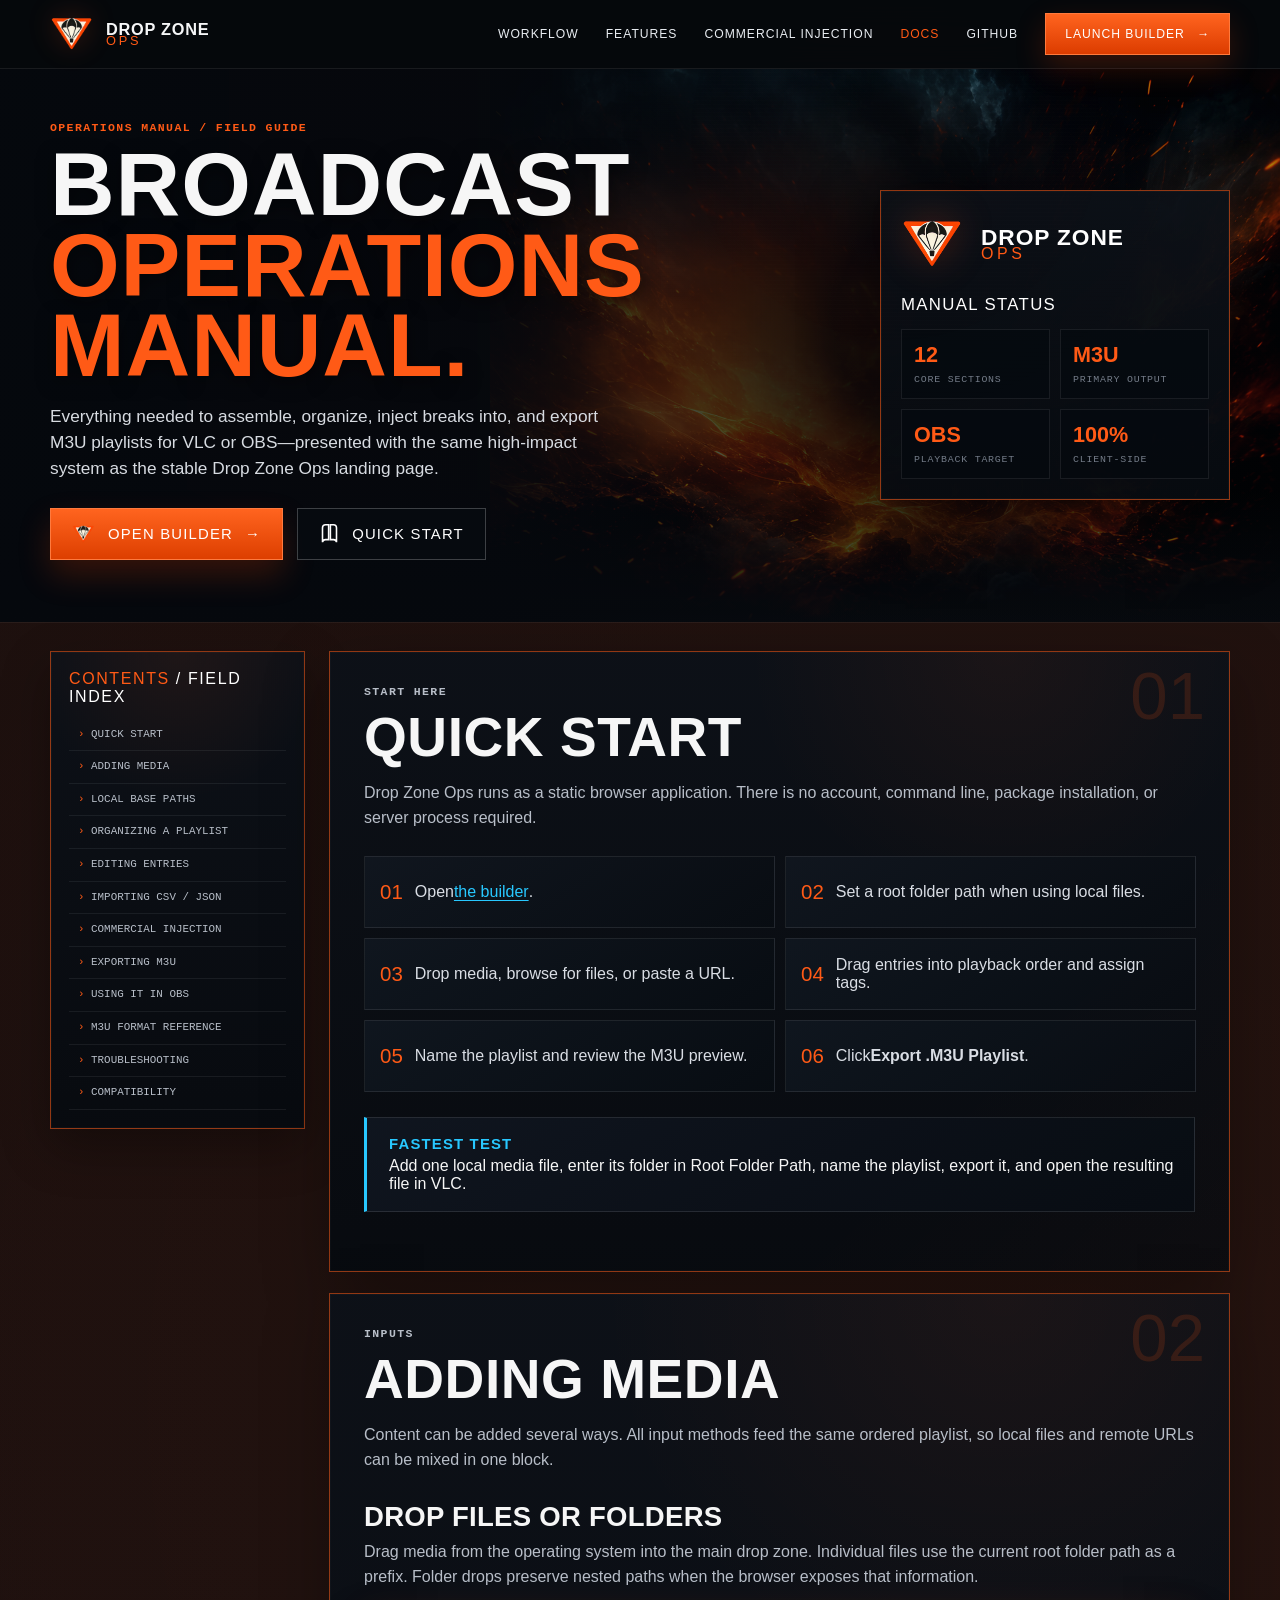
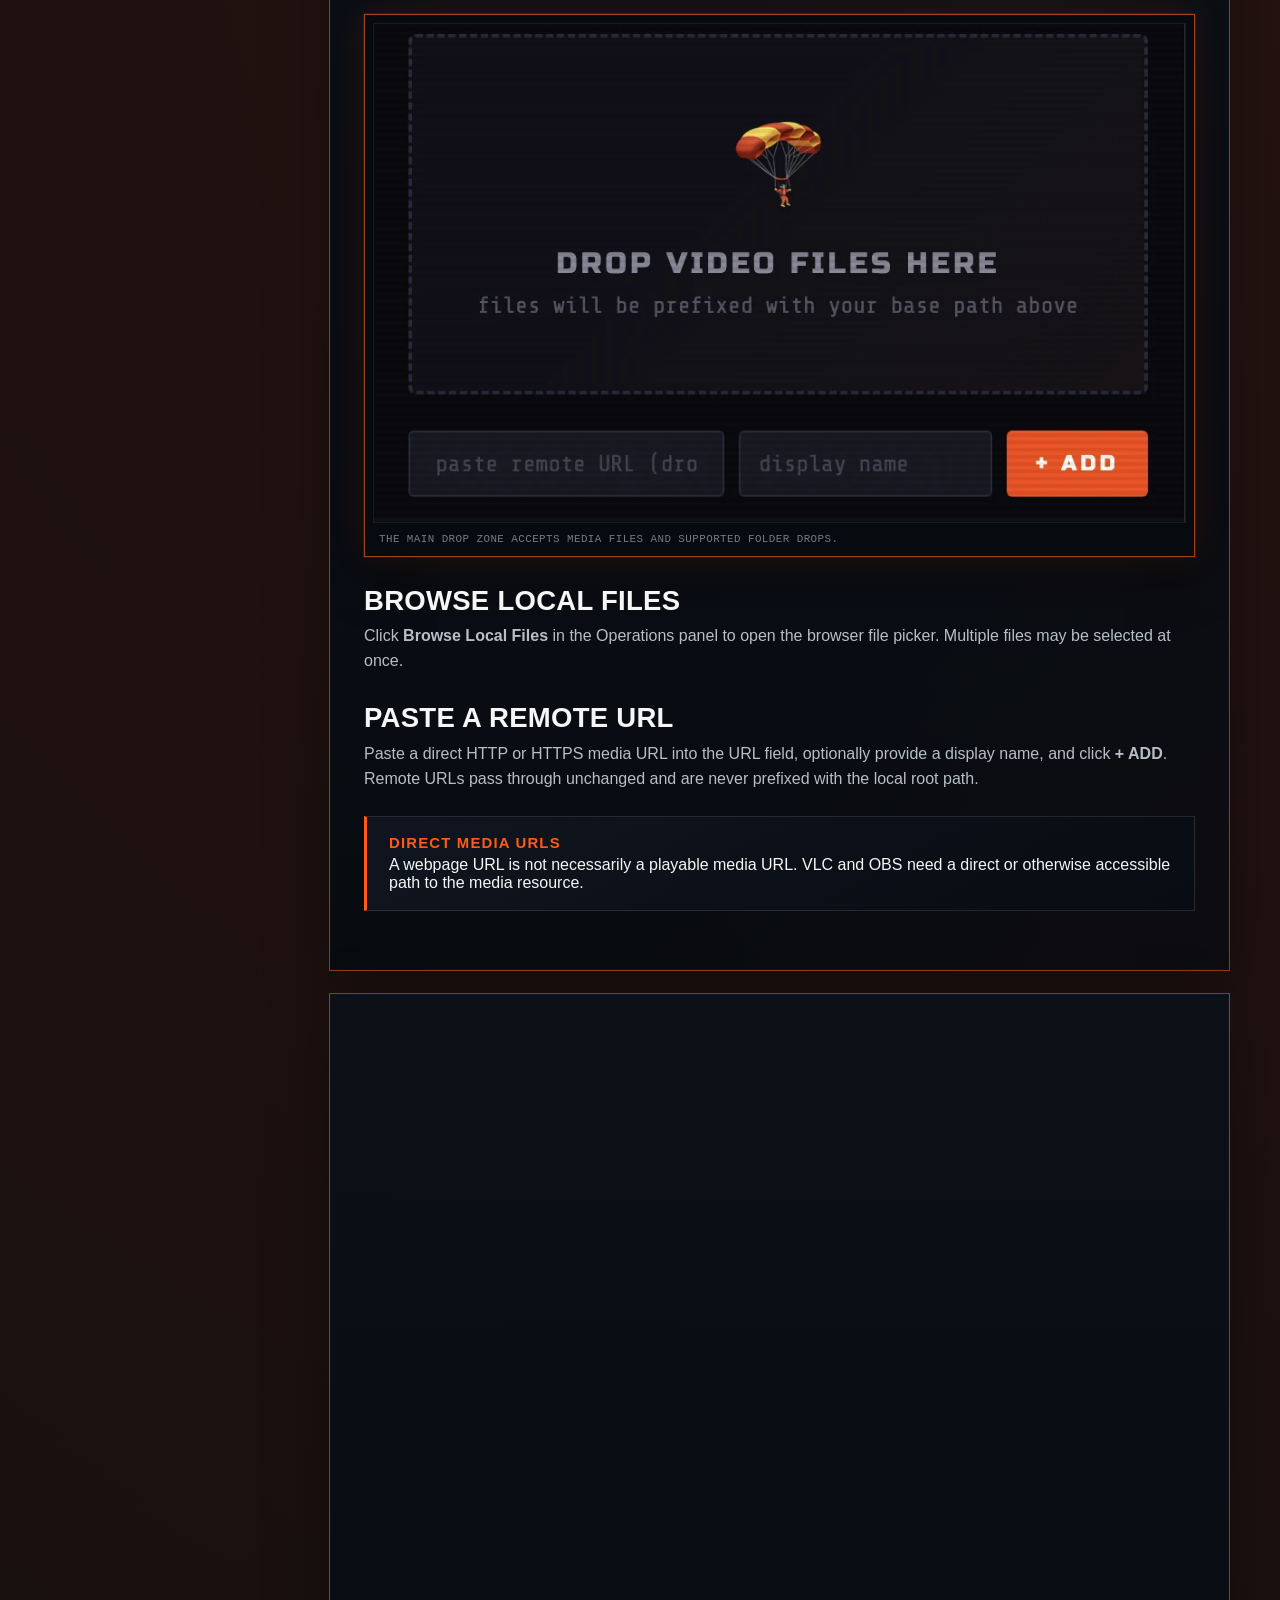
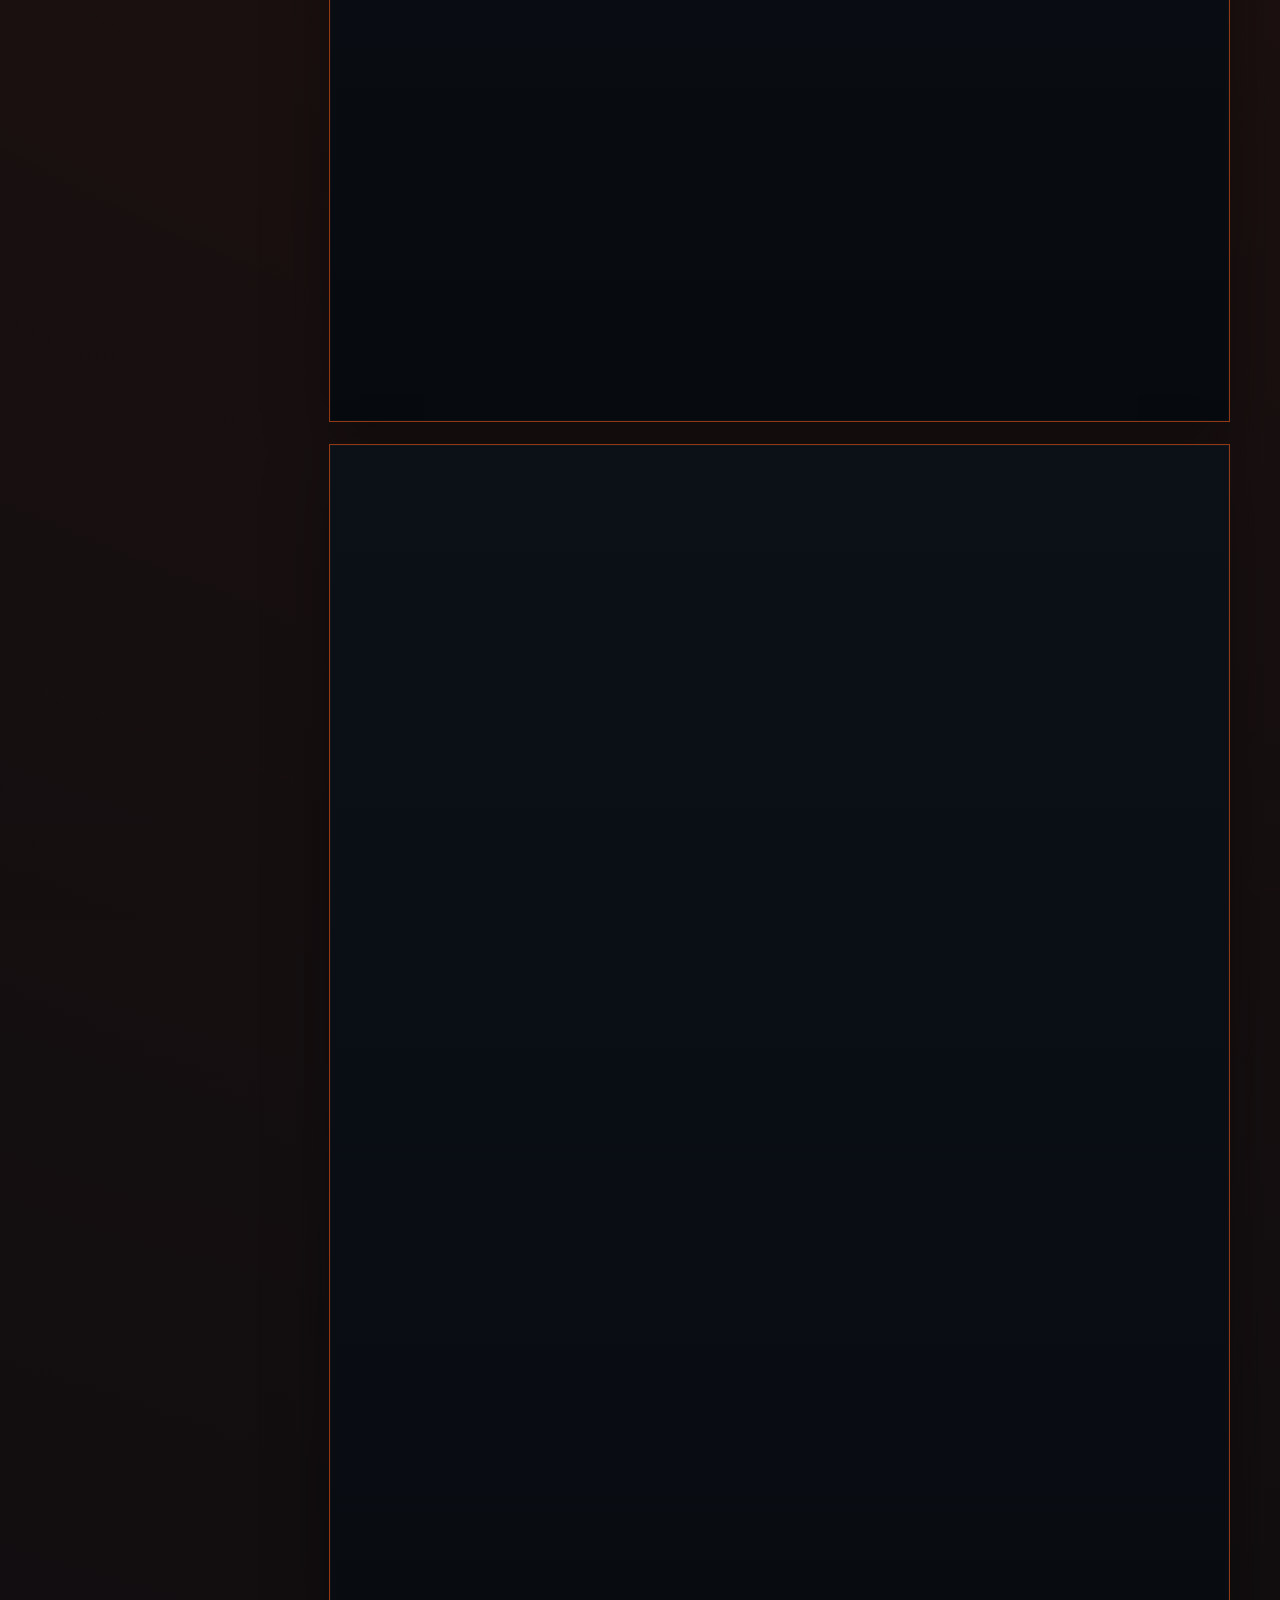
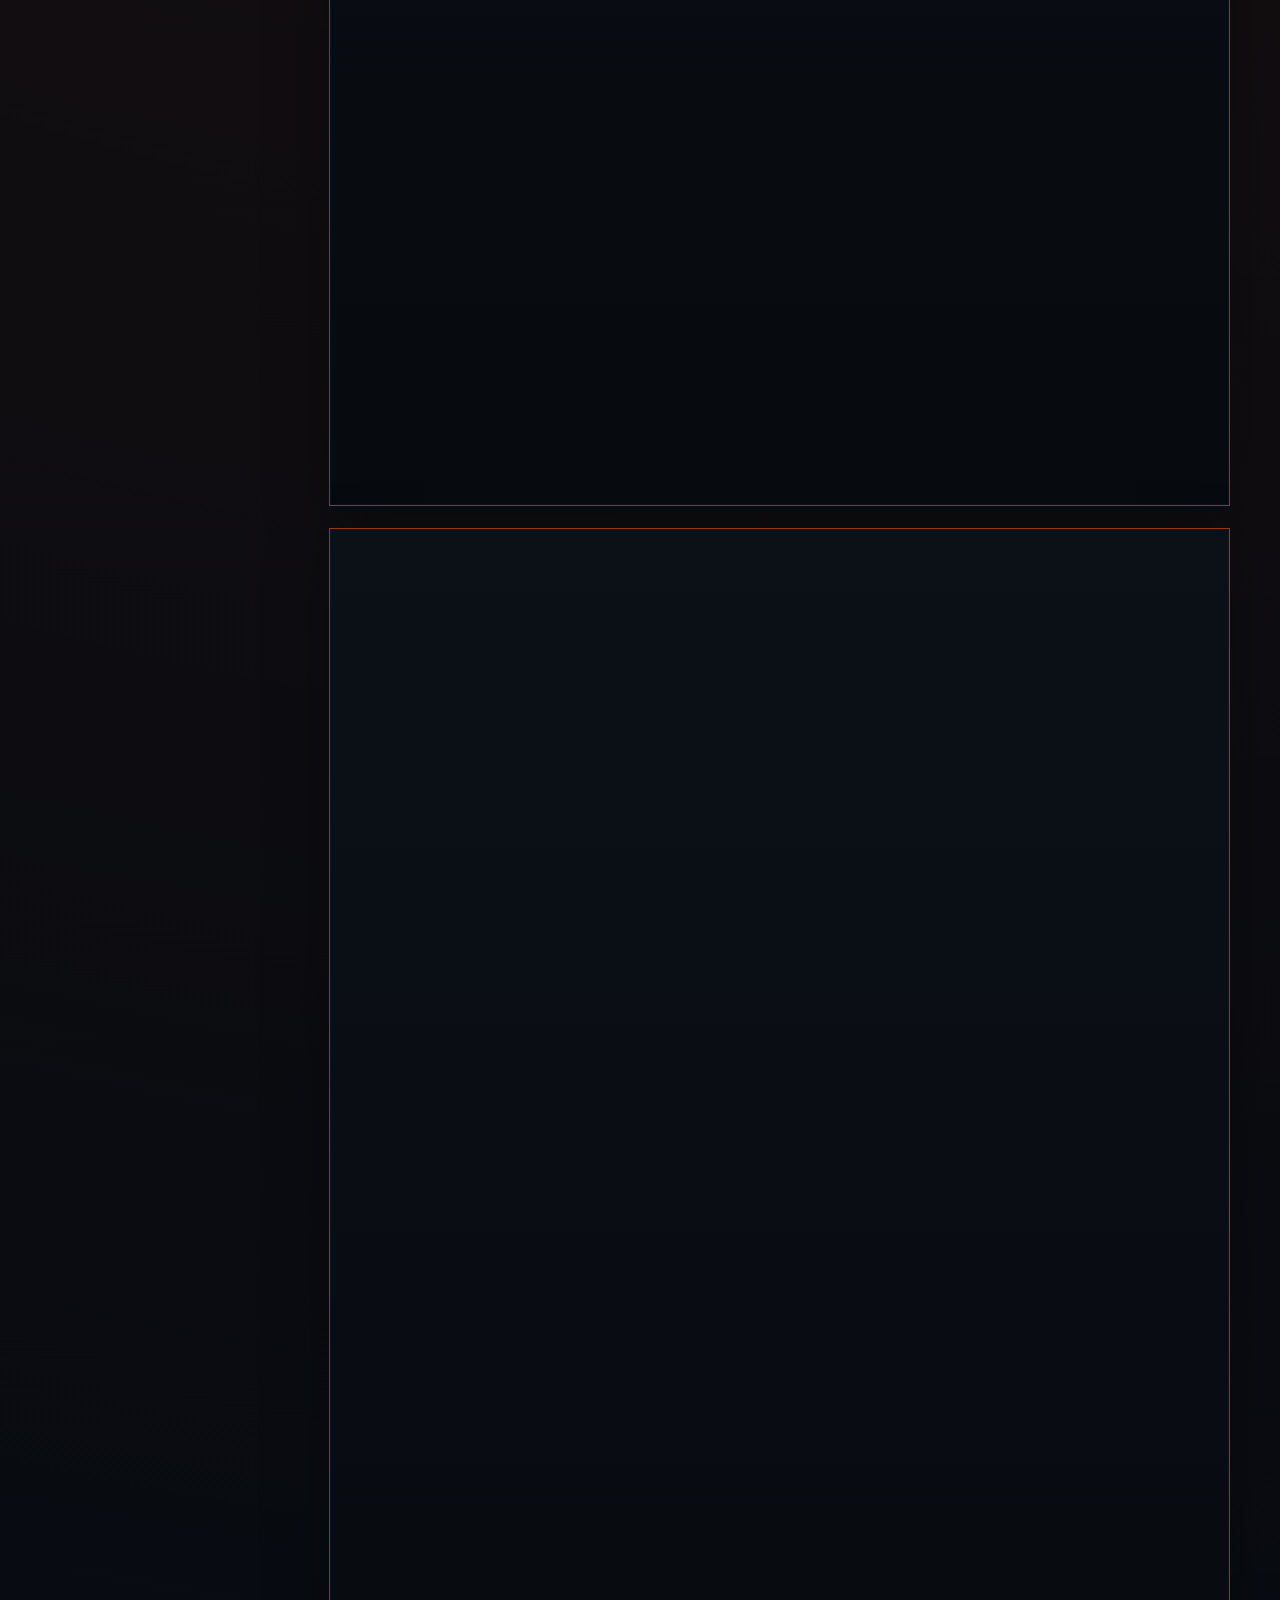
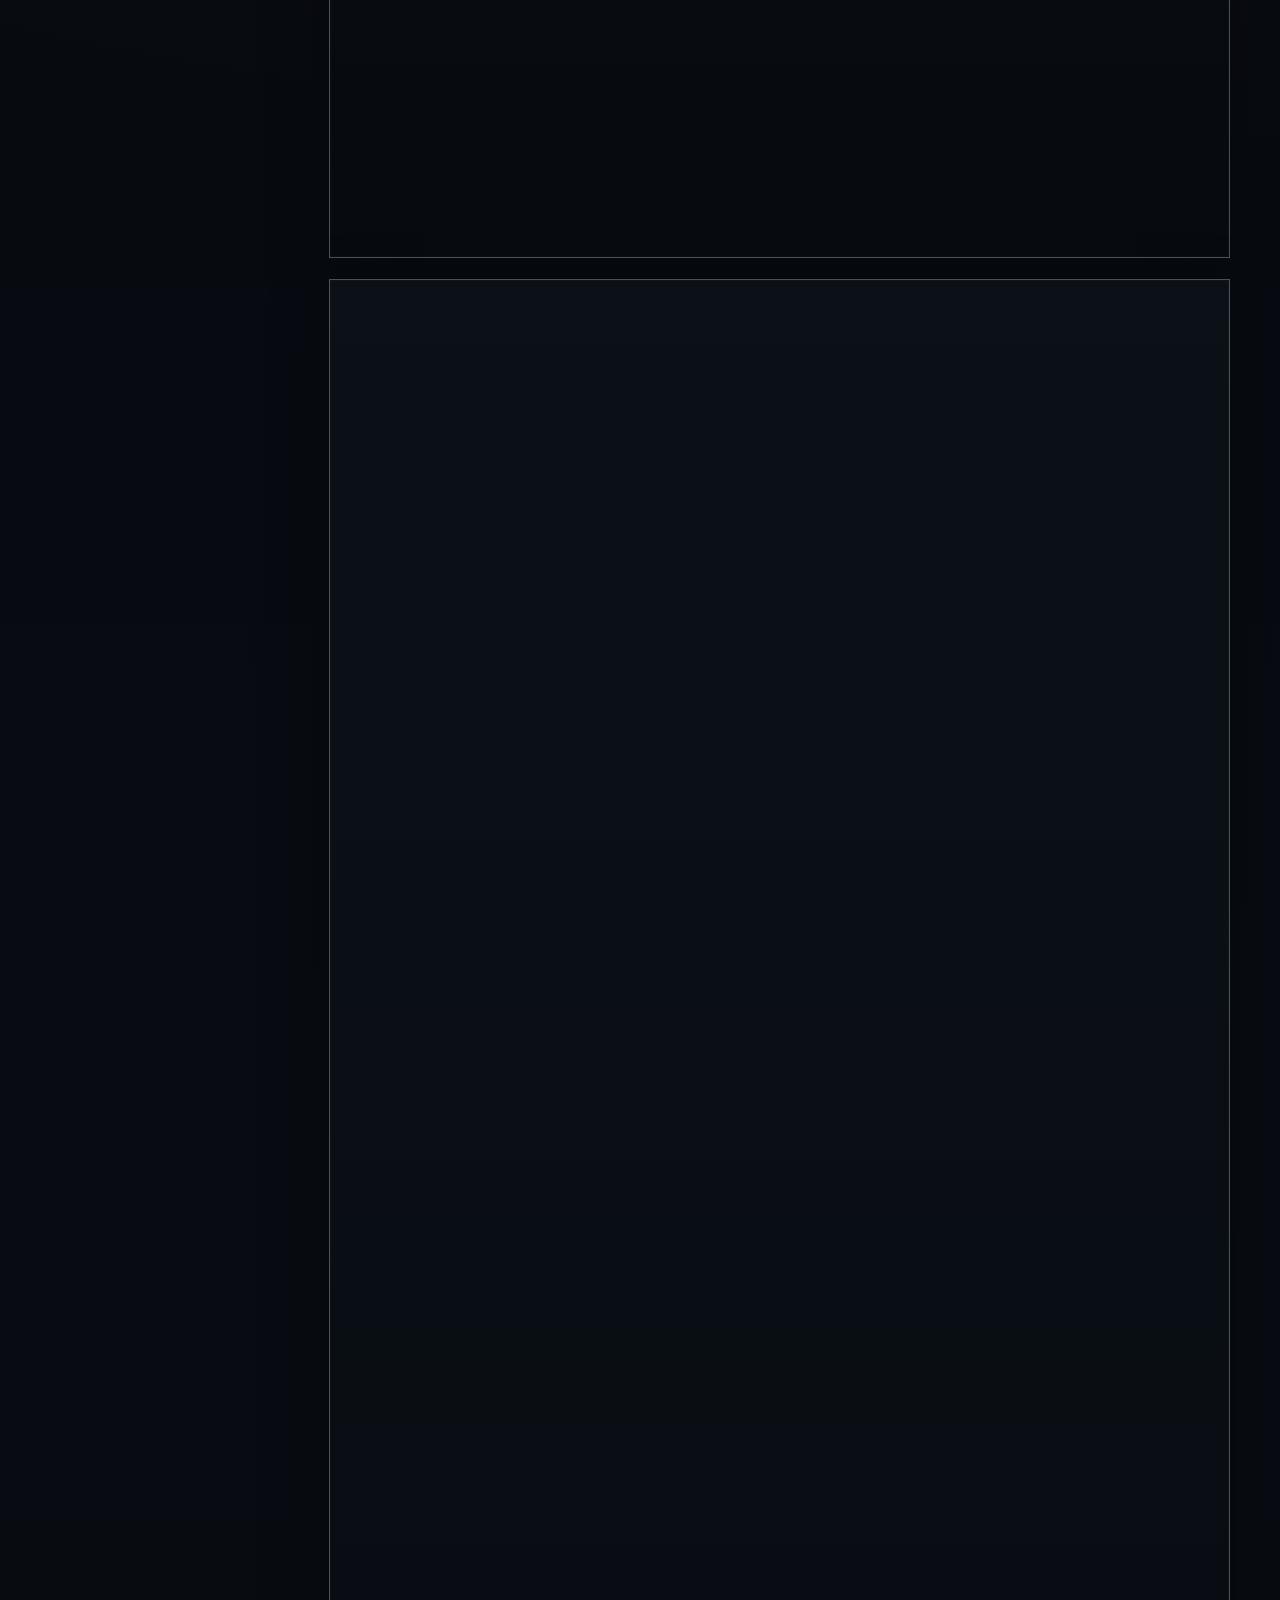
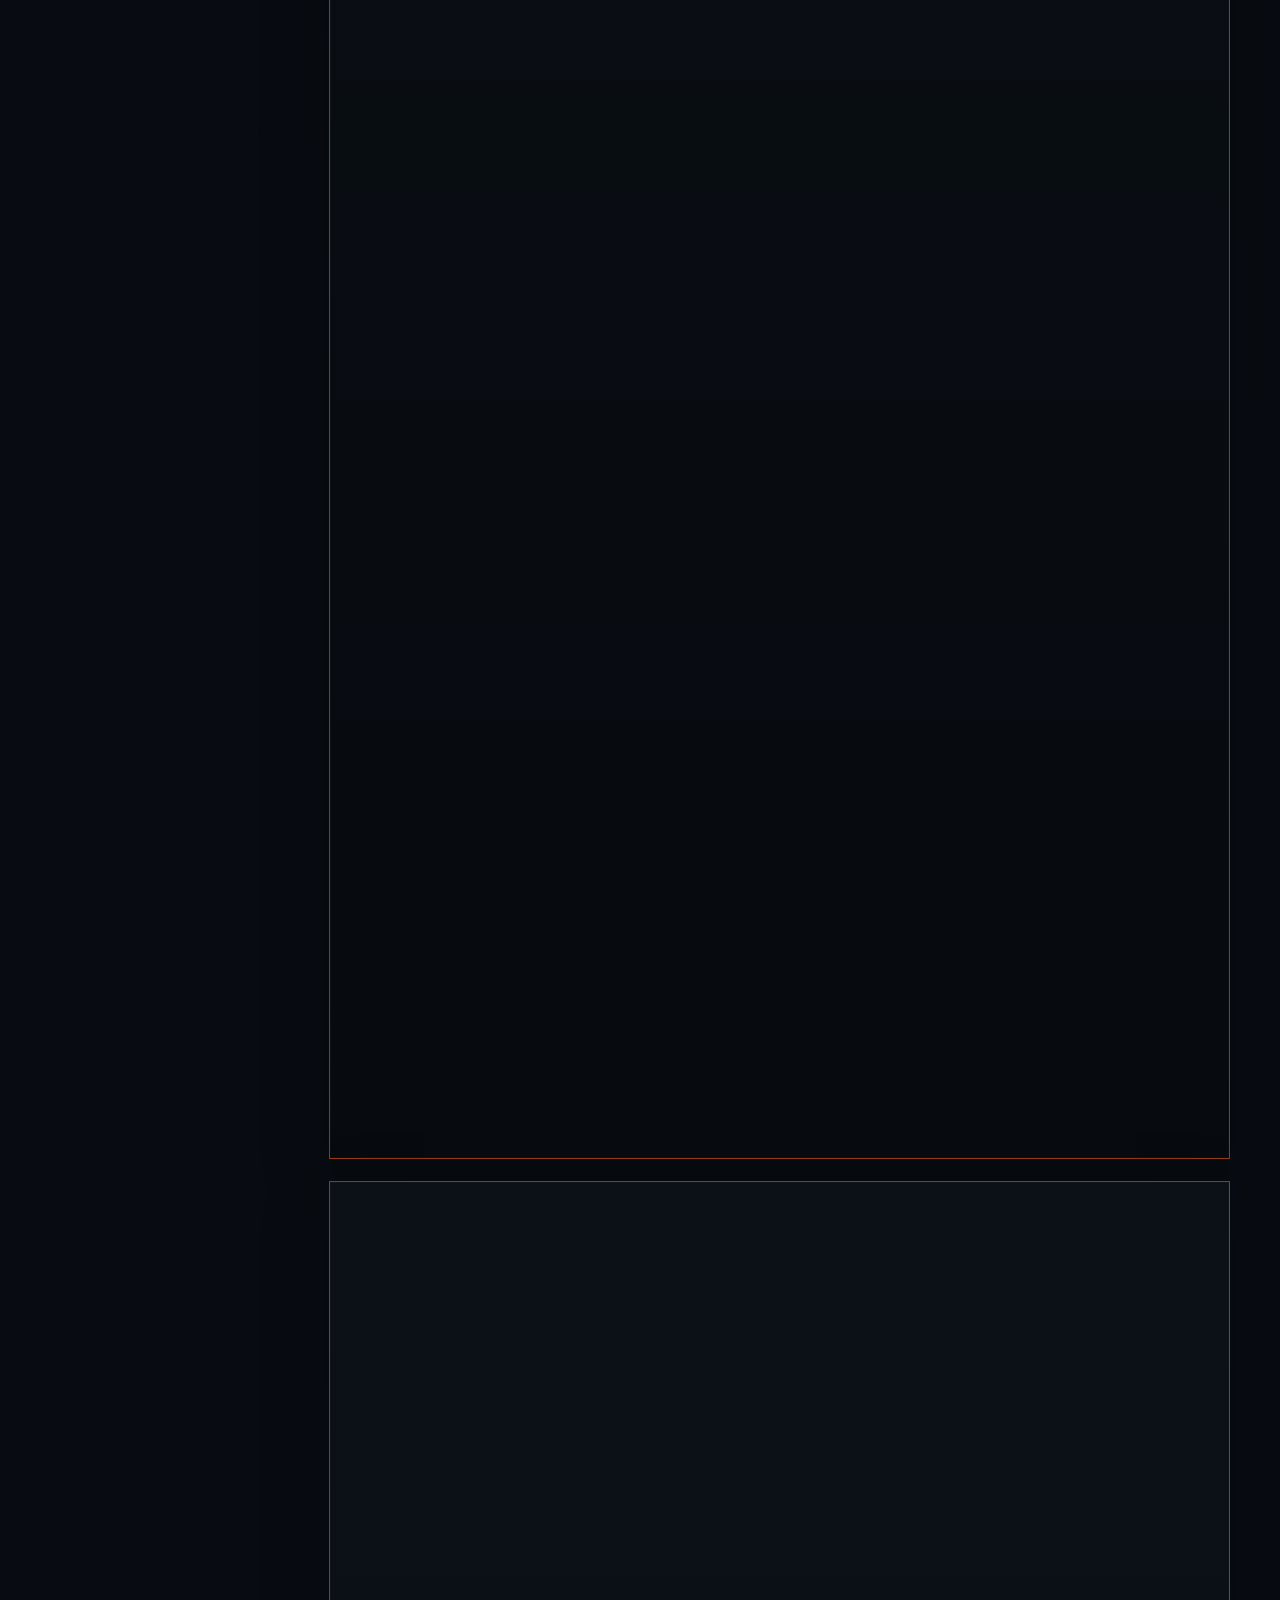
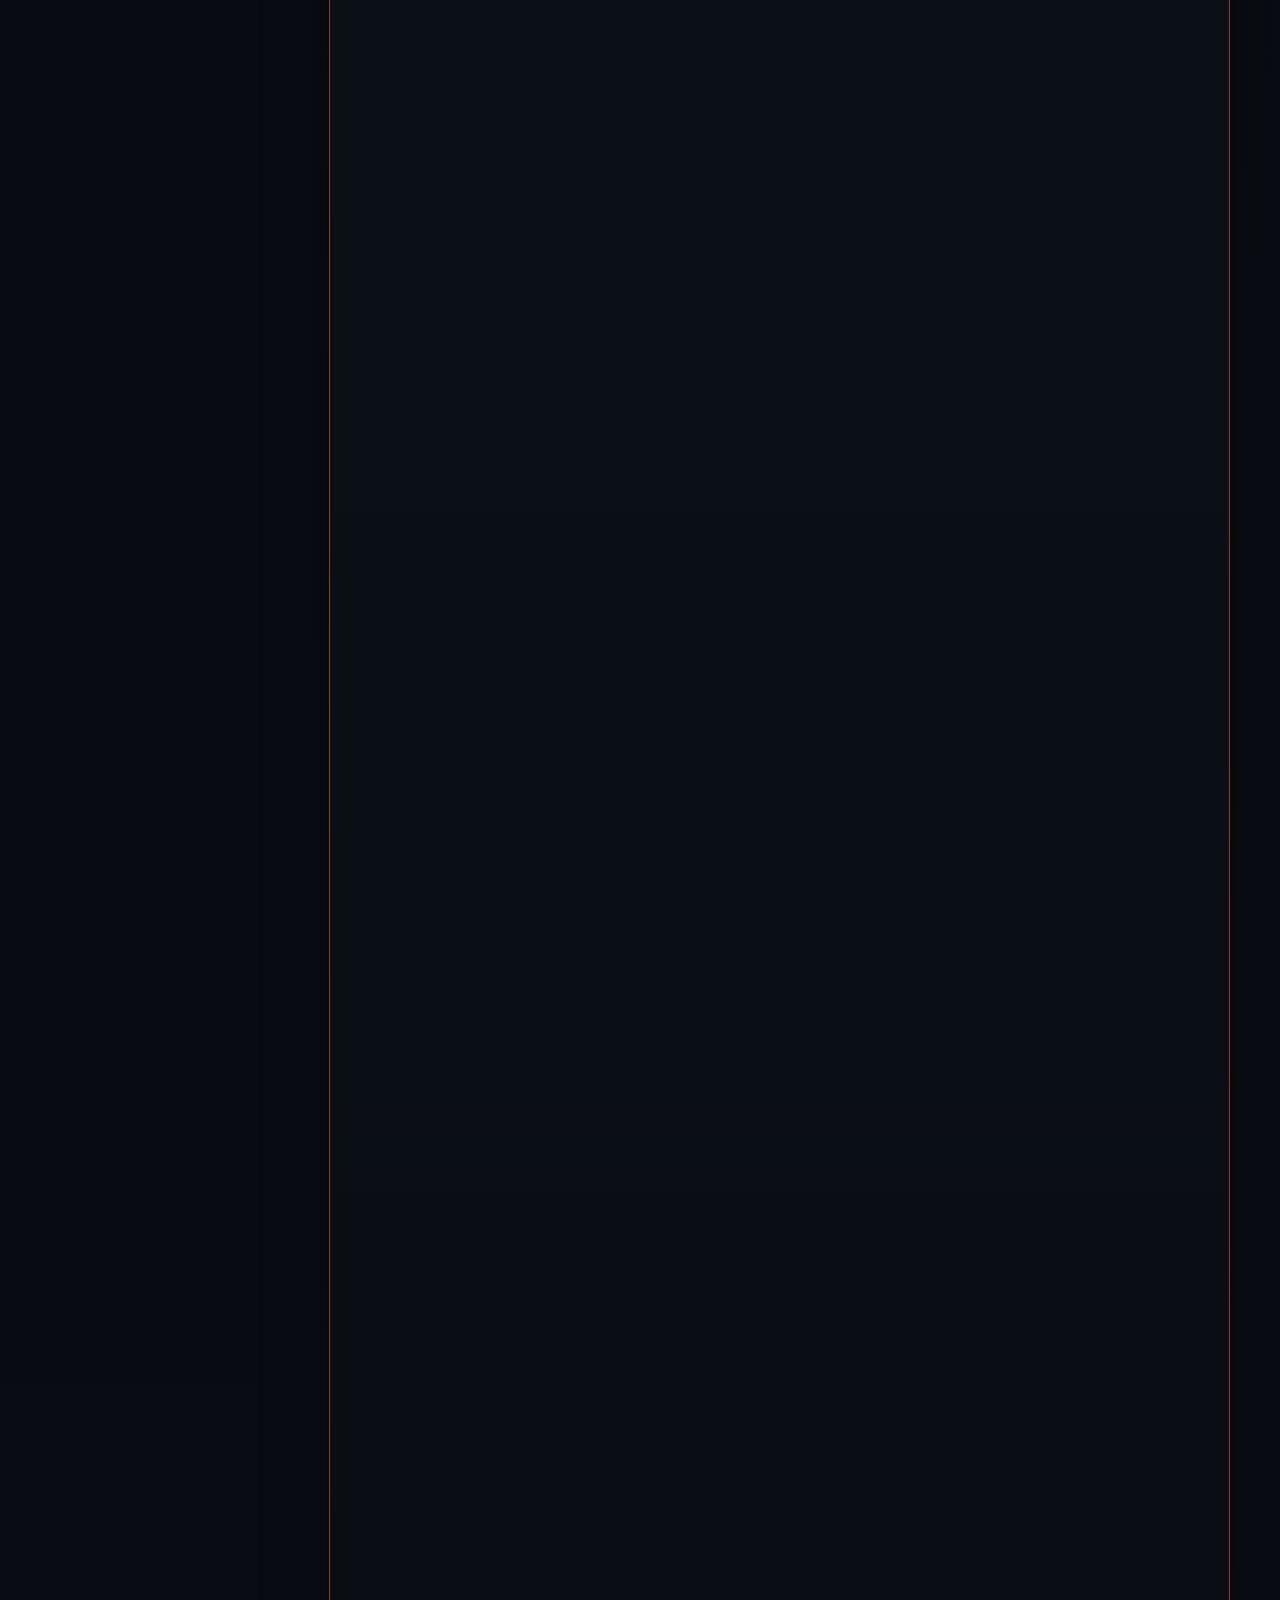
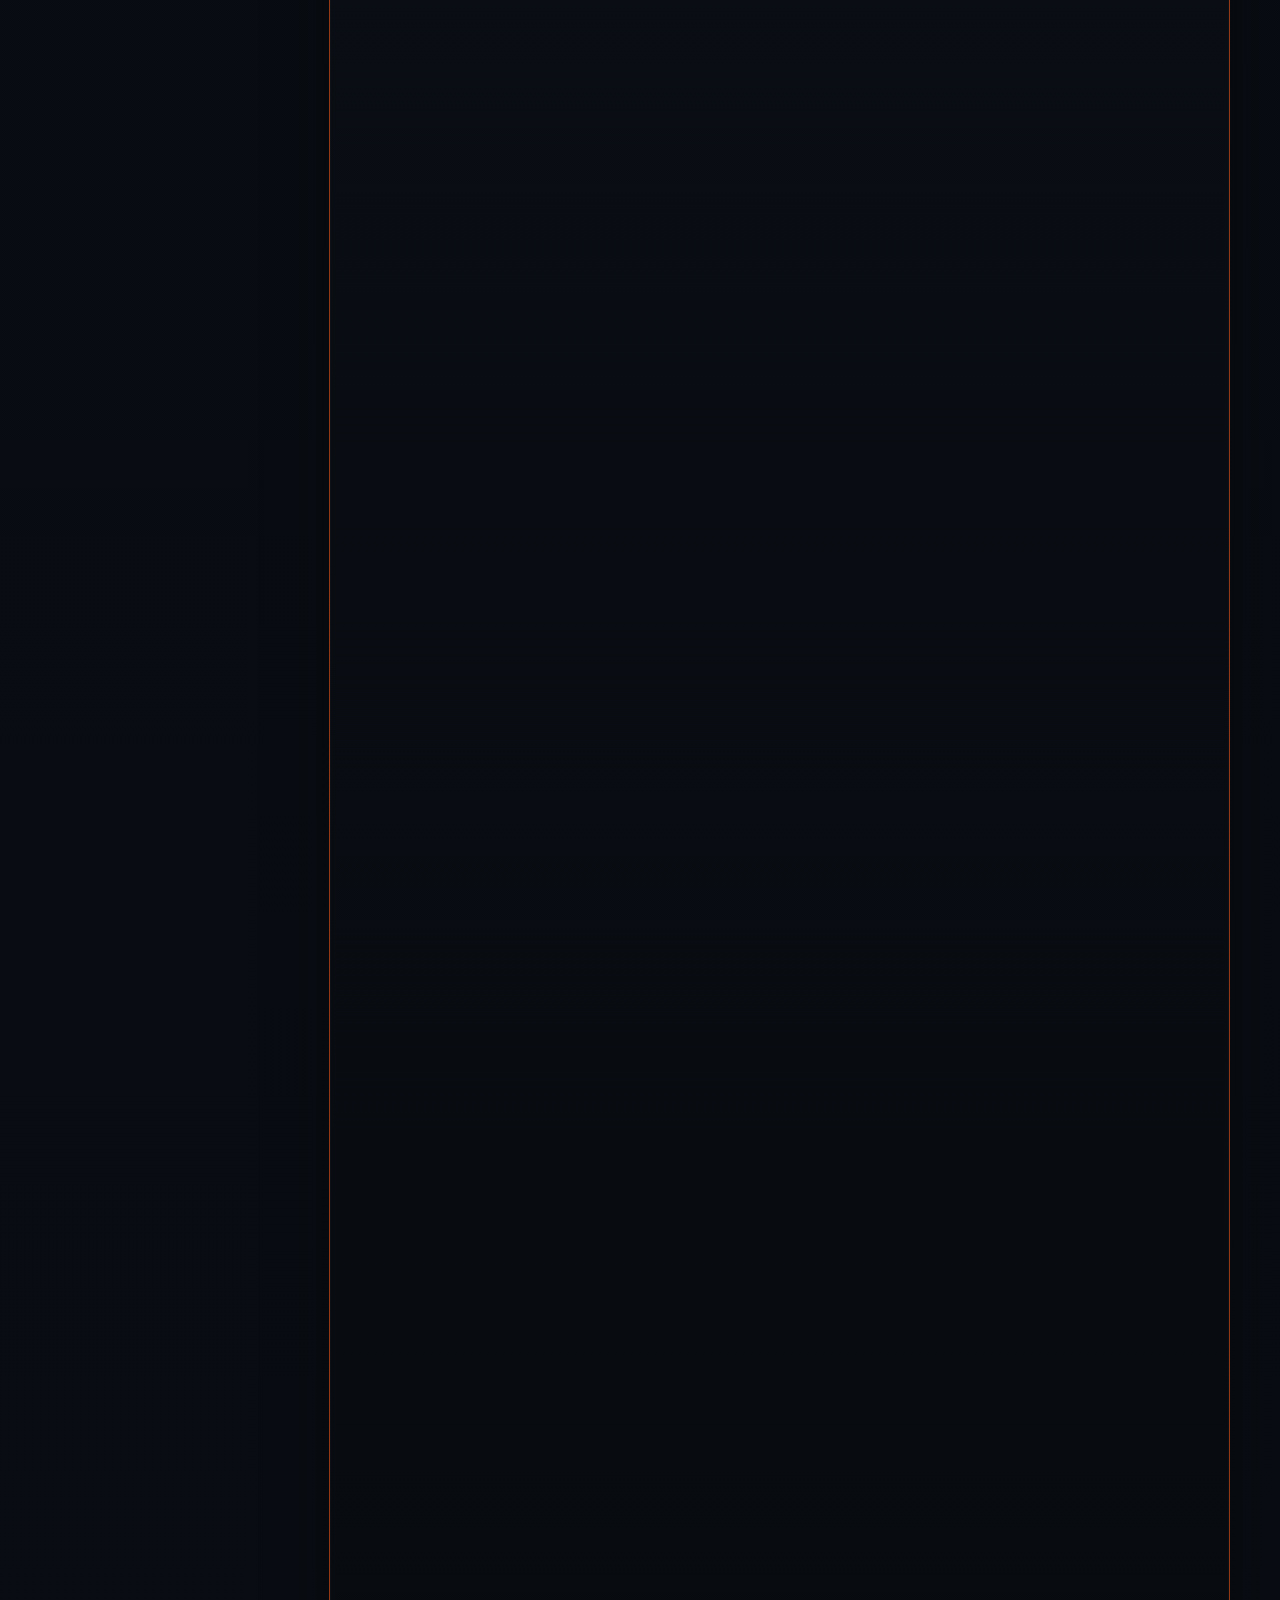
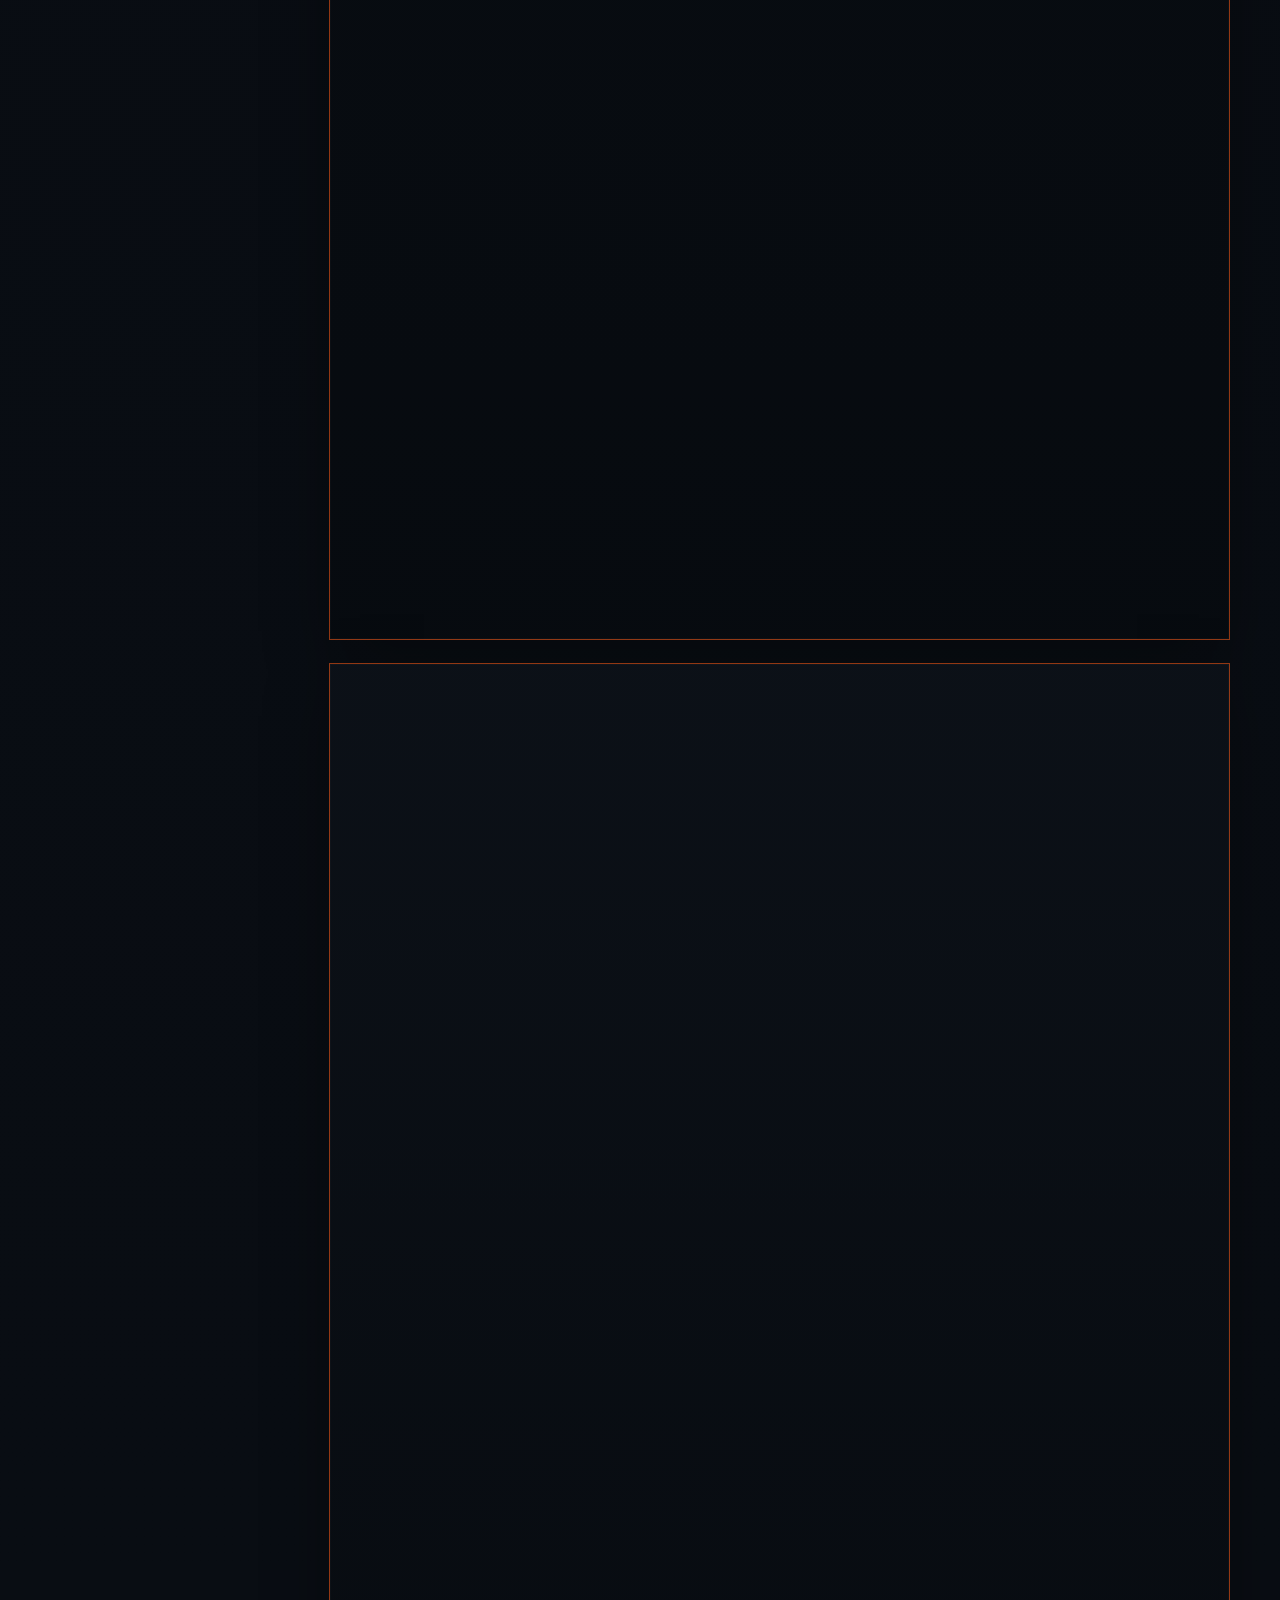
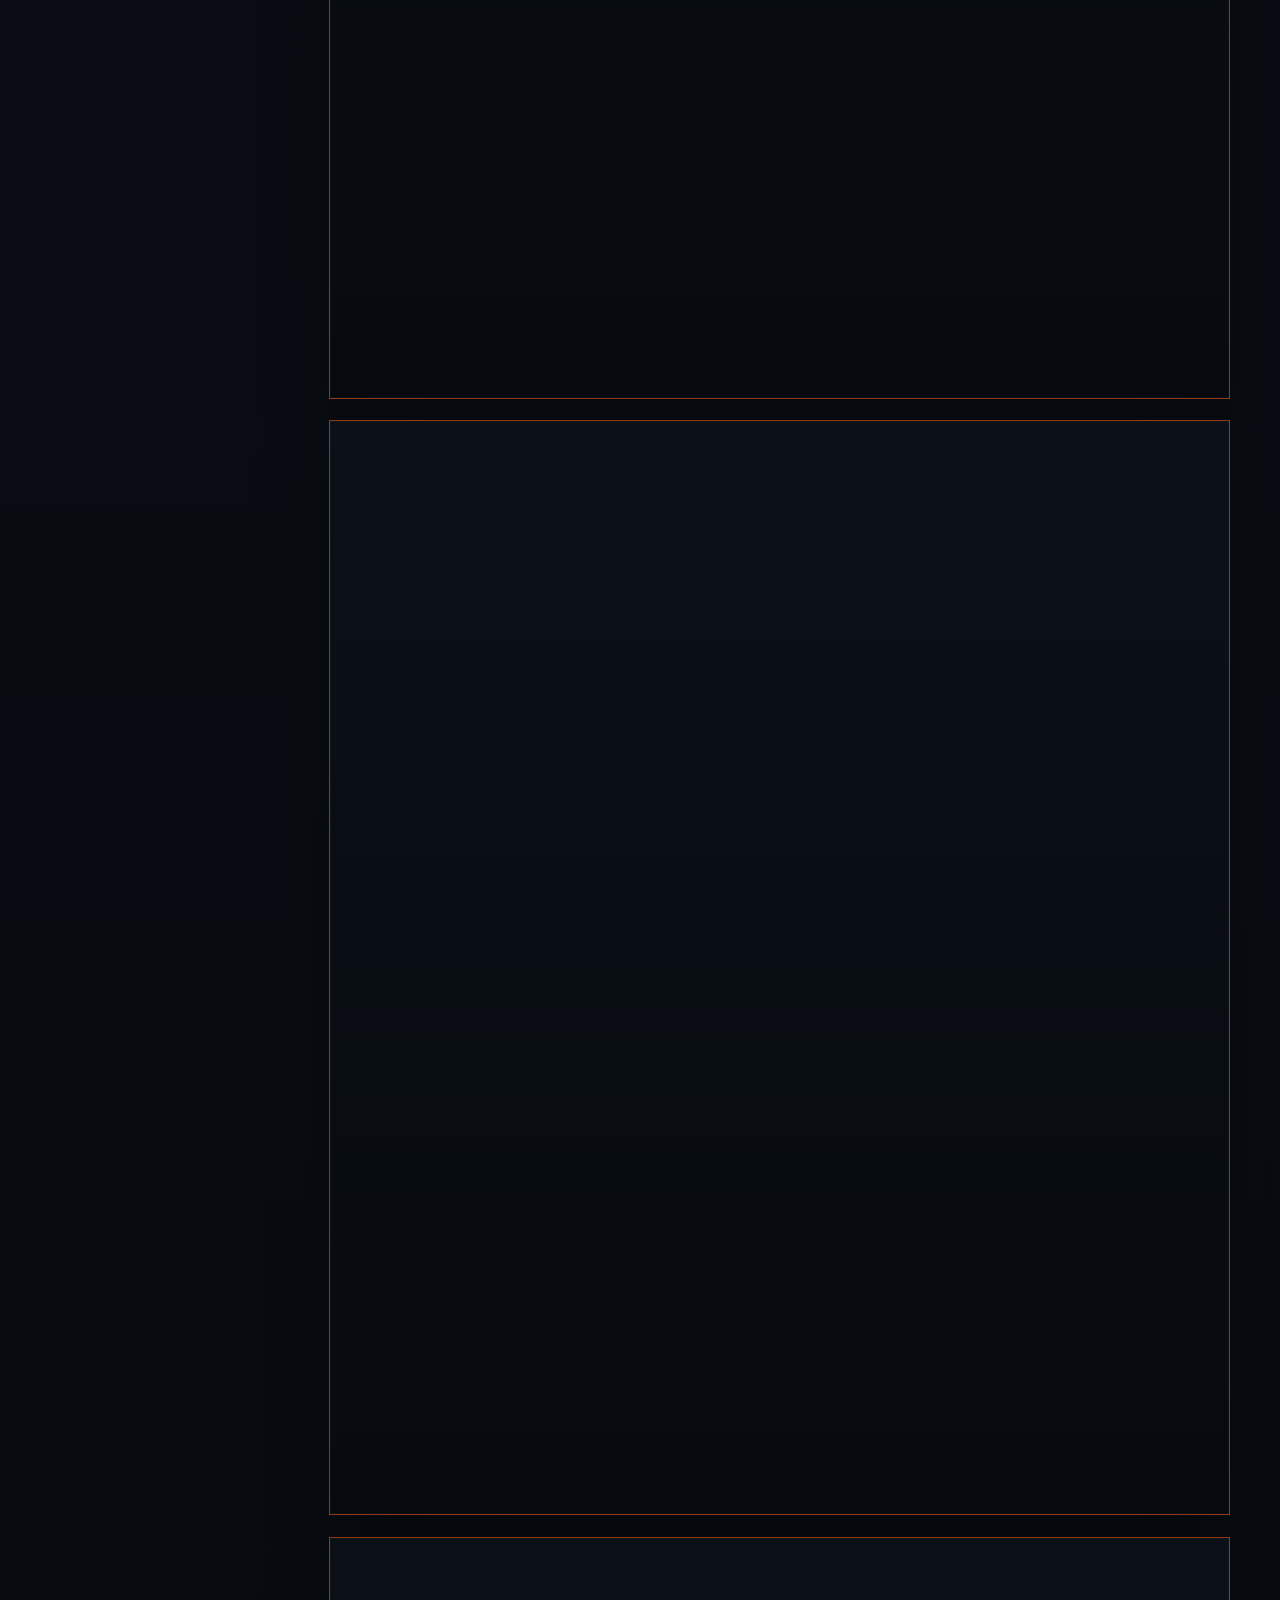
<file: docs.html>
<!DOCTYPE html>

<html lang="en">

<head>
    <meta charset="utf-8" />
    <script data-js-marker="true">
        document.documentElement.classList.add('js');
    </script>
    <meta content="width=device-width, initial-scale=1" name="viewport" />
    <title>Documentation — Drop Zone Ops</title>
    <meta content="Bayhem-styled documentation for building M3U playlists, importing CSV and JSON, injecting commercials, and using Drop Zone Ops with OBS and VLC." name="description" />
    <meta content="#080b10" name="theme-color" />
    <link href="assets/favicon-32x32.png" rel="icon" sizes="32x32" type="image/png" />
    <link href="assets/favicon-32x32.png" rel="icon" sizes="16x16" type="image/png" />
    <link href="assets/favicon-32x32.png" rel="apple-touch-icon" sizes="180x180" />
    <link href="site.webmanifest" rel="manifest" />
    <link href="assets/dropzone-icon/web/apple-touch-icon.png" rel="apple-touch-icon" sizes="180x180" />
    <link href="assets/dropzone-icon/web/favicon-16x16.png" rel="icon" sizes="16x16" type="image/png" />
    <link href="assets/dropzone-icon/web/favicon-32x32.png" rel="icon" sizes="32x32" type="image/png" />
    <style>
         :root {
            --bg: #06090d;
            --bg-2: #0b1017;
            --panel: rgba(10, 15, 22, .94);
            --panel-2: rgba(15, 21, 30, .95);
            --line: rgba(255, 255, 255, .12);
            --line-hot: rgba(255, 92, 22, .56);
            --orange: #ff5a16;
            --orange-2: #e54000;
            --cyan: #28c8ff;
            --mint: #4ff0c1;
            --text: #f6f6f6;
            --muted: #b8bec8;
            --dim: #747c88;
            --display: Impact, Haettenschweiler, "Arial Narrow Bold", sans-serif;
            --condensed: "Arial Narrow", "Roboto Condensed", Arial, sans-serif;
            --mono: ui-monospace, SFMono-Regular, Menlo, Monaco, Consolas, "Liberation Mono", monospace;
            --max: 1180px;
            --shadow: 0 30px 90px rgba(0, 0, 0, .46);
        }
        
        * {
            box-sizing: border-box;
        }
        
        html {
            scroll-behavior: smooth;
        }
        
        body {
            margin: 0;
            color: var(--text);
            font-family: var(--condensed);
            background: radial-gradient(circle at 84% 7%, rgba(255, 90, 22, .13), transparent 28%), linear-gradient(180deg, #05080d 0%, #080c12 42%, #090d13 72%, #05080c 100%);
            overflow-x: hidden;
        }
        
        body::before {
            content: "";
            position: fixed;
            inset: 0;
            pointer-events: none;
            z-index: 30;
            opacity: .18;
            background: repeating-linear-gradient(0deg, transparent 0 3px, rgba(255, 255, 255, .018) 3px 4px), radial-gradient(circle at 70% 15%, rgba(255, 104, 34, .08), transparent 24%);
        }
        
        body::after {
            content: "";
            position: fixed;
            right: 0;
            top: 140px;
            bottom: 0;
            width: min(170px, 16vw);
            pointer-events: none;
            opacity: .22;
            /* background: url('assets/bayhem-edge-fire.webp') top right / 100% auto repeat-y; */
            mix-blend-mode: screen;
        }
        
        img {
            display: block;
            max-width: 100%;
        }
        
        a {
            color: inherit;
        }
        
        button {
            font: inherit;
        }
        
        .container {
            width: min(var(--max), calc(100% - 40px));
            margin-inline: auto;
        }
        
        .skip-link {
            position: fixed;
            left: 12px;
            top: -80px;
            z-index: 1000;
            padding: 10px 14px;
            background: var(--orange);
            color: #fff;
            text-decoration: none;
        }
        
        .skip-link:focus {
            top: 12px;
        }
        /* NAV */
        
        .site-nav {
            position: sticky;
            top: 0;
            z-index: 100;
            min-height: 68px;
            border-bottom: 1px solid rgba(255, 255, 255, .08);
            background: rgba(4, 8, 12, .9);
            backdrop-filter: blur(12px);
        }
        
        .nav-inner {
            min-height: 68px;
            display: flex;
            align-items: center;
            justify-content: space-between;
            gap: 24px;
        }
        
        .brand {
            display: inline-flex;
            align-items: center;
            gap: 10px;
            min-width: max-content;
            text-decoration: none;
        }
        
        .brand-icon {
            width: 46px;
            height: 46px;
            flex: 0 0 auto;
            filter: drop-shadow(0 0 14px rgba(244, 81, 30, .24));
        }
        
        .brand-wordmark {
            display: grid;
            line-height: .82;
            text-transform: uppercase;
            transform: translateY(1px);
        }
        
        .brand-wordmark strong,
        .brand-wordmark em {
            font-family: var(--display);
            font-style: normal;
            letter-spacing: .045em;
        }
        
        .brand-wordmark strong {
            color: #f5f6f7;
            font-size: 1.02rem;
        }
        
        .brand-wordmark em {
            color: var(--orange);
            font-size: .8rem;
            letter-spacing: .22em;
        }
        
        .nav-links {
            display: flex;
            align-items: center;
            gap: 27px;
        }
        
        .nav-links a {
            color: #e9edf2;
            text-decoration: none;
            font-family: var(--display);
            font-size: .76rem;
            letter-spacing: .08em;
            text-transform: uppercase;
            transition: color .15s ease;
        }
        
        .nav-links a:hover,
        .nav-links a:first-child {
            color: var(--orange);
        }
        
        .nav-launch {
            min-height: 42px;
            padding: 0 19px;
            display: inline-flex;
            align-items: center;
            gap: 12px;
            background: linear-gradient(180deg, #ff641f, #dc3c00);
            border: 1px solid #ff7a3d;
            box-shadow: 0 12px 30px rgba(229, 61, 0, .22);
            color: white !important;
        }
        
        .nav-toggle {
            display: none;
            padding: 9px 12px;
            border: 1px solid var(--line);
            background: #0b1118;
            color: white;
            font-family: var(--mono);
            text-transform: uppercase;
            font-size: .72rem;
        }
        /* TYPE + BUTTONS */
        
        .eyebrow {
            margin: 0 0 10px;
            color: var(--orange);
            font-family: var(--mono);
            font-size: .72rem;
            font-weight: 800;
            letter-spacing: .12em;
            text-transform: uppercase;
        }
        
        h1,
        h2,
        h3,
        p {
            margin-top: 0;
        }
        
        h1,
        h2,
        h3 {
            font-family: var(--display);
            text-transform: uppercase;
            letter-spacing: .01em;
        }
        
        h1 {
            margin-bottom: 18px;
            font-size: clamp(3.8rem, 6.6vw, 6.45rem);
            line-height: .91;
            max-width: 590px;
            text-shadow: 0 5px 18px rgba(0, 0, 0, .5);
        }
        
        h1 .orange {
            color: var(--orange);
        }
        
        h2 {
            margin-bottom: 17px;
            font-size: clamp(2.5rem, 4.3vw, 4.4rem);
            line-height: .96;
        }
        
        h3 {
            margin-bottom: 10px;
            font-size: 1.72rem;
            line-height: 1;
        }
        
        p {
            color: var(--muted);
        }
        
        .button-row {
            display: flex;
            flex-wrap: wrap;
            gap: 14px;
        }
        
        .button {
            min-height: 52px;
            padding: 0 21px;
            display: inline-flex;
            align-items: center;
            justify-content: center;
            gap: 12px;
            border: 1px solid rgba(255, 255, 255, .22);
            background: rgba(7, 11, 16, .82);
            color: white;
            text-decoration: none;
            font-family: var(--display);
            font-size: .93rem;
            letter-spacing: .08em;
            text-transform: uppercase;
            transition: transform .15s ease, border-color .15s ease, box-shadow .15s ease;
        }
        
        .button:hover {
            transform: translateY(-2px);
            border-color: var(--orange);
            box-shadow: 0 0 28px rgba(255, 90, 22, .16);
        }
        
        .button.primary {
            background: linear-gradient(180deg, #ff641f, #dd3f00);
            border-color: #ff7a3e;
            box-shadow: 0 15px 32px rgba(229, 63, 0, .22);
        }
        
        .button svg {
            width: 21px;
            height: 21px;
            stroke: currentColor;
            fill: none;
            stroke-width: 1.8;
        }
        
        .button-brand-icon {
            width: 24px;
            height: 24px;
            object-fit: contain;
            flex: 0 0 auto;
        }
        
        .footer-brand-lockup {
            display: flex;
            align-items: center;
            gap: 11px;
        }
        
        .footer-brand-lockup img {
            width: 42px;
            height: 42px;
            flex: 0 0 auto;
        }
        
        .footer-brand-lockup p {
            max-width: 430px;
        }
        /* HERO */
        
        .hero {
            position: relative;
            min-height: 520px;
            border-bottom: 1px solid rgba(255, 255, 255, .05);
            overflow: hidden;
        }
        
        .hero::before {
            content: "";
            position: absolute;
            inset: 0;
            background: linear-gradient(90deg, rgba(5, 8, 13, .99) 0%, rgba(5, 8, 13, .94) 37%, rgba(5, 8, 13, .2) 67%, rgba(5, 8, 13, .3) 100%), linear-gradient(0deg, #070a0e 0%, transparent 24%);
            z-index: 1;
        }
        
        .hero-inner {
            position: relative;
            z-index: 2;
            min-height: 520px;
            display: grid;
            grid-template-columns: 1.03fr .97fr;
            align-items: center;
        }
        
        .hero-art {
            position: absolute;
            z-index: 0;
            inset: 0 0 0 auto;
            width: min(64vw, 790px);
            height: 100%;
            overflow: hidden;
            background: radial-gradient(circle at 60% 47%, rgba(255, 92, 22, .12), transparent 28%), url('assets/bayhem-hero-art.png') right center / cover no-repeat;
            filter: saturate(1.07) contrast(1.03);
        }
        
        .hero-art::before {
            content: "";
            position: absolute;
            inset: 0;
            background: radial-gradient(circle at 58% 46%, rgba(5, 8, 13, .94) 0 25%, rgba(5, 8, 13, .72) 36%, transparent 58%), linear-gradient(90deg, rgba(5, 8, 13, .4), transparent 40%);
        }
        
        .hero-brand-card {
            position: absolute;
            left: 58%;
            top: 49%;
            width: min(48%, 330px);
            transform: translate(-50%, -50%);
            display: grid;
            justify-items: center;
            text-align: center;
            filter: drop-shadow(0 26px 60px rgba(0, 0, 0, .62));
        }
        
        .hero-brand-icon {
            width: clamp(150px, 19vw, 238px);
            height: auto;
            filter: drop-shadow(0 0 30px rgba(244, 81, 30, .32));
        }
        
        .hero-brand-wordmark {
            margin-top: -18px;
            display: grid;
            line-height: .84;
            text-transform: uppercase;
            text-shadow: 0 4px 16px rgba(0, 0, 0, .86);
        }
        
        .hero-brand-wordmark span,
        .hero-brand-wordmark strong {
            font-family: var(--display);
        }
        
        .hero-brand-wordmark span {
            color: #fff;
            font-size: clamp(2.05rem, 4vw, 3.65rem);
            letter-spacing: .015em;
        }
        
        .hero-brand-wordmark strong {
            color: var(--orange);
            font-size: clamp(1.55rem, 3.2vw, 2.7rem);
            letter-spacing: .26em;
            padding-left: .26em;
        }
        
        .hero-copy {
            padding: 48px 0 70px;
        }
        
        .hero-copy .intro {
            max-width: 470px;
            margin-bottom: 25px;
            font-size: 1.05rem;
            line-height: 1.48;
            color: #d7dbe1;
        }
        
        .hero-copy .intro span {
            color: var(--orange);
        }
        /* PANELS */
        
        .panel {
            position: relative;
            border: 1px solid var(--line-hot);
            background: linear-gradient(180deg, rgba(12, 17, 24, .96), rgba(7, 11, 16, .96));
            box-shadow: inset 0 0 0 1px rgba(255, 255, 255, .02), var(--shadow);
        }
        
        .panel::before {
            content: "";
            position: absolute;
            inset: 0;
            pointer-events: none;
            background: radial-gradient(circle at 60% 0%, rgba(255, 89, 22, .075), transparent 28%);
        }
        /* WORKFLOW */
        
        .workflow-wrap {
            position: relative;
            z-index: 4;
            margin-top: -8px;
        }
        
        .workflow-panel {
            padding: 12px 18px 16px;
        }
        
        .section-kicker {
            margin: 0 0 8px;
            text-align: center;
            color: white;
            font-family: var(--display);
            font-size: 1.06rem;
            letter-spacing: .08em;
            text-transform: uppercase;
        }
        
        .section-kicker span {
            color: var(--orange);
        }
        
        .workflow-grid {
            display: grid;
            grid-template-columns: repeat(3, 1fr);
            gap: 16px;
        }
        
        .workflow-card {
            min-height: 118px;
            display: grid;
            grid-template-columns: 56px 48px 1fr;
            gap: 13px;
            align-items: center;
            padding: 18px 16px;
            border: 1px solid rgba(255, 255, 255, .055);
            background: linear-gradient(145deg, rgba(16, 22, 31, .97), rgba(10, 14, 21, .97));
        }
        
        .workflow-icon {
            color: var(--orange);
        }
        
        .workflow-icon svg {
            width: 45px;
            height: 45px;
            stroke: currentColor;
            fill: none;
            stroke-width: 1.8;
        }
        
        .step-no {
            align-self: start;
            color: var(--orange);
            font-family: var(--display);
            font-size: 1.5rem;
            line-height: 1;
            padding-top: 4px;
        }
        
        .workflow-copy h3 {
            margin: 0 0 5px;
            font-size: 1.35rem;
        }
        
        .workflow-copy p {
            margin: 0;
            font-size: .9rem;
            line-height: 1.34;
        }
        
        .workflow-copy strong {
            color: var(--orange);
            font-weight: 500;
        }
        /* BUILDER */
        
        .section {
            padding: 24px 0 0;
        }
        
        .builder-panel {
            display: grid;
            grid-template-columns: 240px minmax(0, 1fr);
            gap: 22px;
            padding: 20px;
            align-items: center;
        }
        
        .builder-copy {
            padding: 4px 0 4px 4px;
        }
        
        .builder-copy h2 {
            font-size: 2.65rem;
            line-height: 1.03;
        }
        
        .builder-copy>p:not(.eyebrow) {
            font-size: .98rem;
            line-height: 1.45;
        }
        
        .check-list {
            display: grid;
            gap: 11px;
            margin-top: 18px;
        }
        
        .check-item {
            display: grid;
            grid-template-columns: 16px 1fr;
            gap: 10px;
            align-items: start;
            color: #d4d8df;
            font-size: .88rem;
            line-height: 1.35;
        }
        
        .check {
            width: 13px;
            height: 13px;
            margin-top: 2px;
            border: 1px solid var(--orange);
            border-radius: 50%;
            position: relative;
        }
        
        .check::after {
            content: "";
            position: absolute;
            width: 5px;
            height: 3px;
            left: 3px;
            top: 3px;
            border-left: 1px solid var(--orange);
            border-bottom: 1px solid var(--orange);
            transform: rotate(-45deg);
        }
        
        .builder-shot {
            border: 1px solid rgba(255, 100, 28, .65);
            background: #070a0f;
            padding: 8px;
            box-shadow: 0 0 0 1px rgba(255, 90, 22, .15), 0 0 35px rgba(255, 90, 22, .16), 0 20px 48px rgba(0, 0, 0, .38);
            overflow: hidden;
        }
        
        .builder-ui {
            display: grid;
            grid-template-columns: 52% 48%;
            height: clamp(320px, 34vw, 430px);
            overflow: hidden;
            background: #070a0f;
        }
        
        .builder-ui img {
            width: 100%;
            height: 100%;
            object-fit: cover;
        }
        
        .builder-ui img:first-child {
            object-position: left top;
            border-right: 1px solid rgba(255, 255, 255, .1);
        }
        
        .builder-ui img:last-child {
            object-position: center top;
        }
        /* COMMERCIAL FLOW */
        
        .commercial-panel {
            display: grid;
            grid-template-columns: 1.15fr repeat(3, .9fr);
            gap: 22px;
            padding: 22px;
            align-items: stretch;
        }
        
        .commercial-copy h2 {
            font-size: 2.7rem;
            line-height: 1.02;
        }
        
        .commercial-copy p {
            max-width: 280px;
            margin-bottom: 0;
        }
        
        .flow-card {
            min-height: 170px;
            display: flex;
            flex-direction: column;
            justify-content: space-between;
            align-items: center;
            padding: 18px 16px;
            text-align: center;
            border: 1px solid rgba(255, 255, 255, .17);
            background: linear-gradient(155deg, rgba(18, 24, 33, .96), rgba(9, 13, 19, .96));
        }
        
        .flow-card h3 {
            font-size: 1.08rem;
            letter-spacing: .06em;
        }
        
        .flow-card p {
            margin: 0;
            font-size: .86rem;
            line-height: 1.35;
        }
        
        .flow-icon {
            width: 76px;
            height: 54px;
            color: #b8c1cc;
        }
        
        .flow-icon svg {
            width: 100%;
            height: 100%;
            stroke: currentColor;
            fill: none;
            stroke-width: 1.4;
        }
        /* FEATURES */
        
        .features-panel {
            padding: 16px 18px 18px;
        }
        
        .feature-grid {
            display: grid;
            grid-template-columns: repeat(4, 1fr);
            gap: 14px;
        }
        
        .feature-card {
            min-height: 170px;
            padding: 20px 17px 17px;
            text-align: center;
            border: 1px solid rgba(255, 255, 255, .105);
            background: linear-gradient(160deg, rgba(16, 22, 31, .95), rgba(8, 12, 18, .95));
        }
        
        .feature-card svg {
            width: 64px;
            height: 52px;
            margin: 0 auto 14px;
            color: var(--cyan);
            stroke: currentColor;
            fill: none;
            stroke-width: 1.35;
        }
        
        .feature-card h3 {
            color: var(--orange);
            font-size: 1rem;
            letter-spacing: .06em;
        }
        
        .feature-card p {
            margin: 0;
            font-size: .84rem;
            line-height: 1.42;
        }
        /* CTA */
        
        .final-cta {
            position: relative;
            overflow: hidden;
            padding: 44px 0 54px;
            margin-top: 16px;
            border-top: 1px solid rgba(255, 255, 255, .06);
        }
        
        .final-cta::before {
            content: "";
            position: absolute;
            inset: 0;
            /* background: linear-gradient(90deg, rgba(5, 8, 13, .98) 0%, rgba(5, 8, 13, .91) 46%, rgba(5, 8, 13, .48) 76%, rgba(5, 8, 13, .36) 100%), url('assets/bayhem-cta-art.webp') right center / auto 100% no-repeat; */
            opacity: .98;
        }
        
        .cta-grid {
            position: relative;
            z-index: 2;
            display: grid;
            grid-template-columns: .95fr 1.05fr;
            gap: 50px;
            align-items: center;
        }
        
        .cta-copy h2 {
            margin: 0;
            font-size: 3.8rem;
        }
        
        .cta-copy .orange {
            color: var(--orange);
        }
        
        .cta-copy p {
            margin: 15px 0 0;
        }
        
        .cta-actions {
            display: grid;
            gap: 12px;
            max-width: 430px;
        }
        
        .cta-actions .button {
            width: 100%;
            min-height: 56px;
            font-size: 1.08rem;
        }
        
        footer {
            padding: 24px 0 36px;
            border-top: 1px solid rgba(255, 255, 255, .08);
            background: rgba(4, 7, 10, .85);
        }
        
        .footer-inner {
            display: flex;
            justify-content: space-between;
            gap: 28px;
            align-items: center;
        }
        
        .footer-inner p {
            margin: 0;
            font-size: .82rem;
            color: var(--dim);
        }
        
        .footer-links {
            display: flex;
            flex-wrap: wrap;
            gap: 15px;
        }
        
        .footer-links a {
            color: var(--muted);
            text-decoration: none;
            font-family: var(--mono);
            font-size: .68rem;
            text-transform: uppercase;
        }
        
        .footer-links a:hover {
            color: var(--orange);
        }
        
        @media (max-width: 980px) {
            .nav-links {
                gap: 16px;
            }
            .nav-links a {
                font-size: .68rem;
            }
            .hero-inner {
                grid-template-columns: 1fr;
            }
            .hero-art {
                width: 82%;
                opacity: .72;
            }
            .hero-brand-card {
                left: 60%;
                width: min(52%, 300px);
            }
            .hero-copy {
                max-width: 650px;
            }
            .workflow-grid {
                grid-template-columns: 1fr;
            }
            .builder-panel {
                grid-template-columns: 1fr;
            }
            .commercial-panel {
                grid-template-columns: 1fr 1fr;
            }
            .feature-grid {
                grid-template-columns: 1fr 1fr;
            }
        }
        
        @media (max-width: 760px) {
            .container {
                width: min(100% - 28px, var(--max));
            }
            .site-nav,
            .nav-inner {
                min-height: 62px;
            }
            .brand-icon {
                width: 40px;
                height: 40px;
            }
            .brand-wordmark strong {
                font-size: .88rem;
            }
            .brand-wordmark em {
                font-size: .68rem;
            }
            .nav-toggle {
                display: inline-flex;
            }
            .nav-links {
                display: none;
                position: absolute;
                left: 0;
                right: 0;
                top: 62px;
                padding: 16px 14px 20px;
                background: rgba(4, 8, 12, .98);
                border-bottom: 1px solid rgba(255, 255, 255, .08);
                flex-direction: column;
                align-items: stretch;
            }
            .nav-links.open {
                display: flex;
            }
            .nav-links a {
                padding: 11px 5px;
                border-bottom: 1px solid rgba(255, 255, 255, .06);
            }
            .nav-launch {
                justify-content: center;
                margin-top: 6px;
            }
            .hero,
            .hero-inner {
                min-height: 610px;
            }
            .hero-art {
                width: 100%;
                opacity: .63;
                background-position: 69% center;
            }
            .hero-brand-card {
                left: 66%;
                top: 48%;
                width: min(56%, 280px);
            }
            .hero::before {
                background: linear-gradient(90deg, rgba(5, 8, 13, .98), rgba(5, 8, 13, .78));
            }
            .hero-copy {
                padding: 50px 0 72px;
            }
            h1 {
                font-size: clamp(3.25rem, 15vw, 5.6rem);
            }
            .workflow-card {
                grid-template-columns: 50px 42px 1fr;
            }
            .commercial-panel,
            .feature-grid,
            .cta-grid {
                grid-template-columns: 1fr;
            }
            .cta-actions {
                max-width: none;
            }
            .footer-inner {
                flex-direction: column;
                align-items: flex-start;
            }
            body::after {
                display: none;
            }
        }
        
        @media (max-width: 480px) {
            .button-row .button {
                width: 100%;
            }
            .brand-wordmark {
                display: none;
            }
            .hero-brand-card {
                left: 70%;
                width: 54%;
            }
            .hero-brand-wordmark span {
                font-size: 1.8rem;
            }
            .hero-brand-wordmark strong {
                font-size: 1.3rem;
            }
            .workflow-card {
                grid-template-columns: 42px 36px 1fr;
                padding: 15px 12px;
            }
            .workflow-icon svg {
                width: 36px;
                height: 36px;
            }
            .builder-panel,
            .commercial-panel {
                padding: 16px;
            }
            .feature-grid {
                grid-template-columns: 1fr;
            }
            .cta-copy h2 {
                font-size: 3.15rem;
            }
        }
        
        @media (prefers-reduced-motion: reduce) {
            html {
                scroll-behavior: auto;
            }
            *,
            *::before,
            *::after {
                transition-duration: .01ms !important;
            }
        }
        /* MOBILE_PERF_OPTIMIZATION */
        
        html {
            -webkit-text-size-adjust: 100%;
            text-size-adjust: 100%;
            scroll-padding-top: 80px;
        }
        
        body {
            min-width: 320px;
            -webkit-font-smoothing: antialiased;
            text-rendering: optimizeLegibility;
        }
        
        img {
            height: auto;
        }
        
        a,
        button {
            touch-action: manipulation;
        }
        
        .site-nav,
        .hero {
            isolation: isolate;
        }
        
        @media screen {
            .workflow-wrap,
            main>.section,
            .final-cta,
            footer {
                content-visibility: auto;
                contain-intrinsic-size: auto 700px;
            }
        }
        
        .panel,
        .workflow-card,
        .builder-shot,
        .flow-card,
        .feature-card {
            contain: layout paint style;
        }
        
        @media (hover: hover) and (pointer: fine) {
            .button:hover {
                transform: translateY(-2px);
            }
        }
        
        @media (max-width: 980px) {
            .builder-panel,
            .commercial-panel {
                gap: 18px;
            }
            .builder-ui {
                height: clamp(310px, 48vw, 430px);
            }
        }
        
        @media (max-width: 760px) {
            html {
                scroll-padding-top: 74px;
            }
            body::before {
                display: none;
            }
            .site-nav {
                background: rgba(4, 8, 12, .985);
                backdrop-filter: none;
                -webkit-backdrop-filter: none;
            }
            .nav-toggle {
                min-width: 48px;
                min-height: 44px;
                align-items: center;
                justify-content: center;
            }
            .nav-links {
                position: fixed;
                top: 62px;
                max-height: calc(100dvh - 62px);
                overflow-y: auto;
                overscroll-behavior: contain;
                box-shadow: 0 24px 54px rgba(0, 0, 0, .55);
            }
            .nav-links a {
                display: flex;
                align-items: center;
                min-height: 48px;
            }
            .nav-open body {
                overflow: hidden;
            }
            .hero,
            .hero-inner {
                min-height: 580px;
            }
            .hero-copy {
                padding: 44px 0 58px;
            }
            .hero-copy .intro {
                max-width: 34rem;
                font-size: 1rem;
            }
            h1 {
                font-size: clamp(3.05rem, 14vw, 5.1rem);
                overflow-wrap: anywhere;
            }
            .button {
                min-height: 50px;
            }
            .workflow-panel {
                padding-inline: 12px;
            }
            .workflow-grid {
                gap: 10px;
            }
            .workflow-card {
                min-height: 0;
            }
            .builder-panel,
            .commercial-panel,
            .features-panel {
                padding: 15px;
            }
            .builder-shot {
                position: relative;
                padding: 6px;
                box-shadow: 0 0 0 1px rgba(255, 90, 22, .13), 0 14px 34px rgba(0, 0, 0, .34);
            }
            .builder-ui {
                display: flex;
                grid-template-columns: none;
                height: clamp(290px, 78vw, 390px);
                overflow-x: auto;
                overflow-y: hidden;
                scroll-snap-type: x mandatory;
                overscroll-behavior-inline: contain;
                scrollbar-width: thin;
                scrollbar-color: var(--orange) #070a0f;
                -webkit-overflow-scrolling: touch;
            }
            .builder-ui img {
                flex: 0 0 100%;
                width: 100%;
                height: 100%;
                scroll-snap-align: start;
                scroll-snap-stop: always;
            }
            .builder-ui img:first-child {
                border-right: 0;
            }
            .builder-shot::after {
                content: "Swipe screenshots →";
                display: block;
                padding: 8px 4px 2px;
                color: var(--dim);
                font-family: var(--mono);
                font-size: .62rem;
                letter-spacing: .08em;
                text-align: right;
                text-transform: uppercase;
            }
            .flow-card,
            .feature-card {
                min-height: 0;
            }
            .final-cta {
                padding-block: 38px 44px;
            }
            .footer-links a {
                display: inline-flex;
                align-items: center;
                min-height: 44px;
            }
        }
        
        @media (max-width: 480px) {
            .container {
                width: min(100% - 22px, var(--max));
            }
            .hero,
            .hero-inner {
                min-height: 560px;
            }
            .hero-copy {
                padding-top: 38px;
            }
            .hero-art {
                background-position: 68% center;
            }
            .hero-brand-card {
                left: 67%;
            }
            .button-row {
                gap: 10px;
            }
            .workflow-card {
                grid-template-columns: 38px 34px 1fr;
                gap: 9px;
            }
            .builder-copy h2,
            .commercial-copy h2 {
                font-size: 2.35rem;
            }
            .cta-copy h2 {
                font-size: 2.85rem;
            }
        }
        
        @media (prefers-reduced-data: reduce) {
            body::before,
            body::after,
            .panel::before {
                display: none;
            }
            .panel,
            .builder-shot {
                box-shadow: none;
            }
        }
        
        .schwwaaa-footer {
            position: relative;
            z-index: 1;
            width: 100%;
            padding: 28px 0 36px;
            text-align: center;
            font-family: "Audiowide", sans-serif;
        }
        
        .schwwaaa-footer-logo {
            display: inline-flex;
            align-items: center;
            justify-content: center;
            text-decoration: none;
        }
        
        .schwwaaa-footer-image {
            display: block;
            width: min(168px, 44vw);
            height: auto;
            object-fit: contain;
            opacity: 0.9;
            filter: drop-shadow(0 0 12px rgba(255, 255, 255, 0.22)) drop-shadow(0 0 22px rgba(13, 110, 253, 0.18));
            transition: opacity 0.3s ease, transform 0.3s ease, filter 0.3s ease;
        }
        
        .schwwaaa-footer-logo:hover .schwwaaa-footer-image {
            opacity: 1;
            transform: translateY(-1px);
            filter: drop-shadow(0 0 14px rgba(255, 255, 255, 0.35)) drop-shadow(0 0 28px rgba(13, 110, 253, 0.32));
        }
        
        .schwwaaa-footer-label {
            display: block;
            margin-top: 8px;
            color: rgba(255, 255, 255, 0.54);
            font-size: 0.58rem;
            letter-spacing: 0.16em;
            text-transform: uppercase;
        }
        /* DOCS — aligned to the stable index visual system */
        
        .docs-hero {
            position: relative;
            min-height: 500px;
            overflow: hidden;
            border-bottom: 1px solid rgba(255, 255, 255, .05);
        }
        
        .docs-hero::before {
            content: "";
            position: absolute;
            inset: 0;
            z-index: 1;
            background: linear-gradient(90deg, rgba(5, 8, 13, .99) 0%, rgba(5, 8, 13, .94) 39%, rgba(5, 8, 13, .30) 68%, rgba(5, 8, 13, .36) 100%), linear-gradient(0deg, #070a0e 0%, transparent 24%);
        }
        
        .docs-hero-art {
            position: absolute;
            z-index: 0;
            inset: 0 0 0 auto;
            width: min(64vw, 790px);
            height: 100%;
            overflow: hidden;
            background: radial-gradient(circle at 60% 47%, rgba(255, 92, 22, .12), transparent 28%), url('assets/bayhem-hero-art.png') right center / cover no-repeat;
            filter: saturate(1.07) contrast(1.03);
        }
        
        .docs-hero-art::before {
            content: "";
            position: absolute;
            inset: 0;
            background: radial-gradient(circle at 58% 46%, rgba(5, 8, 13, .88) 0 21%, rgba(5, 8, 13, .66) 34%, transparent 58%), linear-gradient(90deg, rgba(5, 8, 13, .42), transparent 42%);
        }
        
        .docs-hero-inner {
            position: relative;
            z-index: 2;
            min-height: 500px;
            display: grid;
            grid-template-columns: 1fr .78fr;
            align-items: center;
            gap: 42px;
        }
        
        .docs-hero-copy {
            padding: 52px 0 62px;
        }
        
        .docs-hero-copy h1 {
            max-width: 670px;
            margin-bottom: 18px;
            font-size: clamp(3.75rem, 7vw, 6.55rem);
            line-height: .9;
        }
        
        .docs-hero-copy .lede {
            max-width: 560px;
            margin-bottom: 26px;
            color: #d7dbe1;
            font-size: 1.08rem;
            line-height: 1.5;
        }
        
        .manual-status {
            justify-self: end;
            width: min(100%, 350px);
            padding: 20px;
            border: 1px solid var(--line-hot);
            background: linear-gradient(180deg, rgba(12, 17, 24, .94), rgba(7, 11, 16, .96));
            box-shadow: inset 0 0 0 1px rgba(255, 255, 255, .025), 0 24px 70px rgba(0, 0, 0, .42);
        }
        
        .manual-brand {
            display: flex;
            align-items: center;
            gap: 14px;
            margin-bottom: 18px;
        }
        
        .manual-brand img {
            width: 66px;
            height: 66px;
            flex: 0 0 auto;
            filter: drop-shadow(0 0 18px rgba(244, 81, 30, .25));
        }
        
        .manual-wordmark {
            display: grid;
            line-height: .82;
            text-transform: uppercase;
        }
        
        .manual-wordmark strong,
        .manual-wordmark em {
            font-family: var(--display);
            font-style: normal;
        }
        
        .manual-wordmark strong {
            color: #fff;
            font-size: 1.42rem;
            letter-spacing: .04em;
        }
        
        .manual-wordmark em {
            color: var(--orange);
            font-size: 1rem;
            letter-spacing: .22em;
        }
        
        .manual-status .status-title {
            margin: 0 0 14px;
            color: #fff;
            font-family: var(--display);
            font-size: 1.05rem;
            letter-spacing: .08em;
            text-transform: uppercase;
        }
        
        .status-grid {
            display: grid;
            grid-template-columns: 1fr 1fr;
            gap: 10px;
        }
        
        .status-cell {
            padding: 12px;
            border: 1px solid rgba(255, 255, 255, .08);
            background: rgba(5, 9, 14, .72);
        }
        
        .status-cell strong {
            display: block;
            color: var(--orange);
            font-family: var(--display);
            font-size: 1.35rem;
        }
        
        .status-cell span {
            color: var(--dim);
            font-family: var(--mono);
            font-size: .62rem;
            letter-spacing: .08em;
            text-transform: uppercase;
        }
        
        .docs-stage {
            position: relative;
            padding: 28px 0 76px;
        }
        
        .docs-layout {
            display: grid;
            grid-template-columns: 255px minmax(0, 1fr);
            gap: 24px;
            align-items: start;
        }
        
        .docs-sidebar {
            position: sticky;
            top: 92px;
            padding: 18px;
            border: 1px solid var(--line-hot);
            background: linear-gradient(180deg, rgba(12, 17, 24, .97), rgba(7, 11, 16, .97));
            box-shadow: inset 0 0 0 1px rgba(255, 255, 255, .02), 0 18px 46px rgba(0, 0, 0, .32);
        }
        
        .docs-sidebar::before {
            content: "";
            position: absolute;
            inset: 0;
            pointer-events: none;
            background: radial-gradient(circle at 50% 0%, rgba(255, 89, 22, .08), transparent 30%);
        }
        
        .docs-sidebar-head {
            display: flex;
            align-items: center;
            justify-content: space-between;
            gap: 12px;
        }
        
        .docs-sidebar-title {
            position: relative;
            margin-bottom: 13px;
            color: var(--orange);
            font-family: var(--display);
            font-size: 1rem;
            letter-spacing: .1em;
            text-transform: uppercase;
        }
        
        .docs-sidebar-title::after {
            content: " / FIELD INDEX";
            color: #fff;
        }
        
        .docs-sidebar nav {
            position: relative;
            display: grid;
        }
        
        .docs-sidebar a {
            padding: 9px;
            border-bottom: 1px solid rgba(255, 255, 255, .065);
            color: var(--muted);
            text-decoration: none;
            font-family: var(--mono);
            font-size: .68rem;
            line-height: 1.25;
            text-transform: uppercase;
            transition: color .15s ease, background .15s ease, padding-left .15s ease;
        }
        
        .docs-sidebar a:hover {
            padding-left: 13px;
            color: var(--orange);
            background: rgba(255, 90, 22, .04);
        }
        
        .docs-sidebar a::before {
            content: "› ";
            color: var(--orange);
        }
        
        .docs-sidebar-toggle {
            display: none;
            min-width: 44px;
            min-height: 44px;
            border: 1px solid var(--line);
            background: var(--panel-2);
            color: #fff;
            padding: 8px 11px;
            font-family: var(--mono);
            font-size: .66rem;
            letter-spacing: .08em;
            text-transform: uppercase;
            cursor: pointer;
        }
        
        .docs-sidebar-toggle::after {
            content: " +";
            color: var(--orange);
        }
        
        .docs-sidebar.open .docs-sidebar-toggle::after {
            content: " −";
        }
        
        .docs-content {
            counter-reset: section;
            min-width: 0;
        }
        
        .docs-content>section {
            counter-increment: section;
            position: relative;
            margin-bottom: 22px;
            padding: 31px 34px 35px;
            scroll-margin-top: 92px;
            border: 1px solid var(--line-hot);
            background: linear-gradient(180deg, rgba(12, 17, 24, .97), rgba(7, 11, 16, .97));
            box-shadow: inset 0 0 0 1px rgba(255, 255, 255, .02), 0 22px 62px rgba(0, 0, 0, .31);
            overflow: hidden;
        }
        
        .docs-content>section::before {
            content: "0" counter(section);
            position: absolute;
            right: 24px;
            top: 10px;
            color: rgba(255, 90, 22, .15);
            font-family: var(--display);
            font-size: 4.2rem;
            line-height: 1;
        }
        
        .docs-content>section::after {
            content: "";
            position: absolute;
            inset: 0;
            z-index: 0;
            pointer-events: none;
            background: radial-gradient(circle at 75% 0%, rgba(255, 89, 22, .06), transparent 28%), linear-gradient(135deg, transparent 70%, rgba(255, 90, 22, .025));
        }
        
        .docs-content>section>* {
            position: relative;
            z-index: 1;
        }
        
        .docs-content h2 {
            max-width: 760px;
            padding-right: 70px;
        }
        
        .docs-content h3 {
            margin-top: 30px;
        }
        
        .docs-content p,
        .docs-content li {
            color: var(--muted);
            line-height: 1.56;
        }
        
        .docs-content ul,
        .docs-content ol {
            padding-left: 23px;
        }
        
        .docs-content li+li {
            margin-top: 8px;
        }
        
        .docs-content a:not(.button) {
            color: var(--cyan);
            text-underline-offset: 3px;
        }
        
        .quick-steps {
            display: grid;
            grid-template-columns: repeat(2, 1fr);
            gap: 10px;
            margin: 25px 0;
            counter-reset: quick;
        }
        
        .quick-step {
            counter-increment: quick;
            min-height: 72px;
            display: flex;
            align-items: center;
            padding: 13px 15px;
            border: 1px solid rgba(255, 255, 255, .085);
            background: linear-gradient(145deg, rgba(16, 22, 31, .95), rgba(8, 12, 18, .95));
            color: #d9dde4;
        }
        
        .quick-step::before {
            content: "0" counter(quick);
            flex: 0 0 auto;
            margin-right: 12px;
            color: var(--orange);
            font-family: var(--display);
            font-size: 1.28rem;
        }
        
        .doc-shot {
            margin: 24px 0;
            padding: 8px;
            border: 1px solid rgba(255, 100, 28, .62);
            background: #070a0f;
            box-shadow: 0 0 0 1px rgba(255, 90, 22, .13), 0 0 34px rgba(255, 90, 22, .12), 0 20px 48px rgba(0, 0, 0, .35);
        }
        
        .doc-shot img {
            width: 100%;
            border: 1px solid rgba(255, 255, 255, .07);
        }
        
        .doc-shot figcaption {
            padding: 10px 6px 3px;
            color: var(--dim);
            font-family: var(--mono);
            font-size: .68rem;
            letter-spacing: .04em;
            text-transform: uppercase;
        }
        
        .note,
        .warning {
            position: relative;
            margin: 24px 0;
            padding: 18px 20px 18px 22px;
            border: 1px solid rgba(255, 255, 255, .1);
            background: linear-gradient(150deg, rgba(16, 22, 31, .96), rgba(8, 12, 18, .96));
        }
        
        .note {
            border-left: 3px solid var(--cyan);
        }
        
        .warning {
            border-left: 3px solid var(--orange);
        }
        
        .note strong,
        .warning strong {
            display: block;
            margin-bottom: 5px;
            font-family: var(--display);
            font-size: .93rem;
            letter-spacing: .08em;
            text-transform: uppercase;
        }
        
        .note strong {
            color: var(--cyan);
        }
        
        .warning strong {
            color: var(--orange);
        }
        
        .code-wrap {
            position: relative;
            margin: 22px 0;
        }
        
        pre {
            margin: 0;
            overflow: auto;
            padding: 21px;
            border: 1px solid rgba(255, 255, 255, .11);
            background: #04070b;
            color: #dce2ea;
            font-family: var(--mono);
            font-size: .78rem;
            line-height: 1.65;
            box-shadow: inset 0 0 30px rgba(0, 0, 0, .34);
        }
        
        code {
            font-family: var(--mono);
        }
        
        :not(pre)>code {
            color: var(--cyan);
            background: rgba(40, 200, 255, .08);
            padding: 2px 5px;
        }
        
        .copy-button {
            position: absolute;
            right: 8px;
            top: 8px;
            z-index: 3;
            padding: 7px 10px;
            border: 1px solid rgba(255, 255, 255, .14);
            background: #111823;
            color: var(--muted);
            font-family: var(--mono);
            font-size: .62rem;
            text-transform: uppercase;
            cursor: pointer;
        }
        
        .copy-button:hover {
            color: var(--orange);
            border-color: var(--orange);
        }
        
        .docs-table-wrap {
            overflow-x: auto;
            margin: 22px 0;
        }
        
        table {
            width: 100%;
            border-collapse: collapse;
            min-width: 560px;
        }
        
        th,
        td {
            padding: 12px 14px;
            border: 1px solid rgba(255, 255, 255, .1);
            text-align: left;
        }
        
        th {
            background: linear-gradient(180deg, #17202b, #111822);
            color: var(--orange);
            font-family: var(--display);
            font-size: .84rem;
            letter-spacing: .06em;
            text-transform: uppercase;
        }
        
        td {
            color: #c9ced6;
            background: rgba(6, 9, 14, .58);
        }
        
        .accordion {
            margin-top: 12px;
            border: 1px solid rgba(255, 255, 255, .1);
            background: linear-gradient(155deg, rgba(16, 22, 31, .95), rgba(8, 12, 18, .95));
        }
        
        .accordion summary {
            cursor: pointer;
            padding: 16px 18px;
            color: #f0f2f4;
            font-family: var(--display);
            font-size: 1rem;
            letter-spacing: .04em;
            text-transform: uppercase;
        }
        
        .accordion summary::marker {
            color: var(--orange);
        }
        
        .accordion>div {
            padding: 0 18px 18px;
        }
        
        #compatibility .hero-actions {
            margin-top: 25px;
        }
        
        @media screen {
            .docs-content>section,
            footer {
                content-visibility: auto;
                contain-intrinsic-size: auto 980px;
            }
        }
        
        .docs-content>section,
        .doc-shot,
        .quick-step,
        .note,
        .warning,
        .accordion {
            contain: layout paint style;
        }
        
        @media (max-width:980px) {
            .docs-hero-inner {
                grid-template-columns: 1fr;
            }
            .manual-status {
                justify-self: start;
                margin-bottom: 38px;
            }
            .docs-hero-art {
                width: 82%;
                opacity: .70;
            }
            .docs-layout {
                grid-template-columns: 196px minmax(0, 1fr);
                gap: 26px;
            }
        }
        
        @media (max-width:760px) {
            html {
                scroll-padding-top: 128px;
            }
            .docs-hero,
            .docs-hero-inner {
                min-height: 560px;
            }
            .docs-hero-art {
                width: 100%;
                opacity: .62;
                background-position: 69% center;
            }
            .docs-hero::before {
                background: linear-gradient(90deg, rgba(5, 8, 13, .98), rgba(5, 8, 13, .78));
            }
            .docs-hero-copy {
                padding: 42px 0 24px;
            }
            .docs-hero-copy h1 {
                font-size: clamp(3.25rem, 15vw, 5.35rem);
                overflow-wrap: anywhere;
            }
            .manual-status {
                width: 100%;
                margin-bottom: 30px;
            }
            .docs-stage {
                padding-top: 18px;
            }
            .docs-layout {
                grid-template-columns: 1fr;
                gap: 24px;
            }
            .docs-sidebar {
                position: sticky;
                top: 62px;
                z-index: 70;
                padding: 9px 12px;
                background: rgba(7, 11, 16, .985);
                box-shadow: 0 12px 28px rgba(0, 0, 0, .38);
            }
            .docs-sidebar::before {
                display: none;
            }
            .docs-sidebar-title {
                margin: 0;
            }
            .js .docs-sidebar-toggle {
                display: inline-flex;
                align-items: center;
                justify-content: center;
            }
            .js .docs-sidebar nav {
                display: none;
            }
            .js .docs-sidebar.open nav {
                display: grid;
            }
            .docs-sidebar nav {
                grid-template-columns: 1fr;
                gap: 0;
                max-height: min(58dvh, 500px);
                margin-top: 10px;
                overflow-y: auto;
                overscroll-behavior: contain;
            }
            .docs-sidebar a {
                display: flex;
                align-items: center;
                min-height: 44px;
                padding-block: 9px;
            }
            .docs-content>section {
                scroll-margin-top: 132px;
                padding: 24px 17px 28px;
                box-shadow: 0 16px 36px rgba(0, 0, 0, .28);
            }
            .quick-steps {
                grid-template-columns: 1fr;
            }
            .doc-shot {
                margin-inline: -2px;
                padding: 5px;
                box-shadow: 0 12px 30px rgba(0, 0, 0, .28);
            }
            pre {
                max-width: 100%;
                padding: 17px 13px;
                font-size: .72rem;
                line-height: 1.55;
            }
            th,
            td {
                padding: 10px 11px;
            }
        }
        
        @media (max-width:480px) {
            .docs-hero,
            .docs-hero-inner {
                min-height: 520px;
            }
            .docs-content>section::before {
                right: 12px;
                font-size: 2.9rem;
            }
            .docs-content h2 {
                padding-right: 38px;
            }
            .status-grid {
                grid-template-columns: 1fr 1fr;
            }
        }
        
        @media print {
            .site-nav,
            .docs-sidebar,
            footer,
            .copy-button,
            .hero-actions,
            .button-row,
            .schwwaaa-footer {
                display: none!important;
            }
            .docs-layout {
                display: block;
            }
            .docs-content>section {
                content-visibility: visible;
            }
        }
        
        .nav-links a:first-child {
            color: #e9edf2;
        }
        
        .nav-links a[aria-current="page"] {
            color: var(--orange);
        }
    </style>
    <link as="image" fetchpriority="high" href="assets/icon.png" rel="preload" type="image/png" />
</head>

<body>
    <a class="skip-link" href="#docs-content">Skip to documentation</a>
    <header class="site-nav">
        <div class="container nav-inner">
            <a aria-label="Drop Zone Ops home" class="brand" href="index.html">
                <img alt="" aria-hidden="true" class="brand-icon" decoding="async" fetchpriority="high" height="52" src="assets/icon.png" width="52" />
                <span class="brand-wordmark"><strong>Drop Zone</strong><em>Ops</em></span>
            </a>
            <button aria-controls="site-links" aria-expanded="false" class="nav-toggle" type="button">Menu</button>
            <nav aria-label="Primary navigation" class="nav-links" id="site-links">
                <a href="index.html#workflow">Workflow</a>
                <a href="index.html#features">Features</a>
                <a href="index.html#commercial-injection">Commercial Injection</a>
                <a aria-current="page" href="docs.html">Docs</a>
                <a href="https://github.com/schwwaaa/drop-zone-ops" rel="noopener" target="_blank">GitHub</a>
                <a class="nav-launch" href="app.html">Launch Builder <span aria-hidden="true">→</span></a>
            </nav>
        </div>
    </header>
    <main>
        <section class="docs-hero">
            <div aria-hidden="true" class="docs-hero-art"></div>
            <div class="container docs-hero-inner">
                <div class="docs-hero-copy">
                    <p class="eyebrow">Operations Manual / Field Guide</p>
                    <h1>Broadcast <span class="orange">Operations Manual.</span></h1>
                    <p class="lede">Everything needed to assemble, organize, inject breaks into, and export M3U playlists for VLC or OBS—presented with the same high-impact system as the stable Drop Zone Ops landing page.</p>
                    <div class="button-row">
                        <a class="button primary" href="app.html">
                            <img alt="" aria-hidden="true" class="button-brand-icon" height="24" src="assets/icon.png" width="24" /> Open Builder <span aria-hidden="true">→</span>
                        </a>
                        <a class="button" href="#quick-start">
                            <svg aria-hidden="true" viewbox="0 0 24 24"><path d="M4 5.5A3.5 3.5 0 0 1 7.5 2H11v17H7.5A3.5 3.5 0 0 0 4 22V5.5Z"></path><path d="M20 5.5A3.5 3.5 0 0 0 16.5 2H13v17h3.5A3.5 3.5 0 0 1 20 22V5.5Z"></path></svg> Quick Start
                        </a>
                    </div>
                </div>
                <aside aria-label="Documentation overview" class="manual-status">
                    <div class="manual-brand">
                        <img alt="" aria-hidden="true" height="66" src="assets/icon.png" width="66" />
                        <span class="manual-wordmark"><strong>Drop Zone</strong><em>Ops</em></span>
                    </div>
                    <p class="status-title">Manual Status</p>
                    <div class="status-grid">
                        <div class="status-cell"><strong>12</strong><span>Core sections</span></div>
                        <div class="status-cell"><strong>M3U</strong><span>Primary output</span></div>
                        <div class="status-cell"><strong>OBS</strong><span>Playback target</span></div>
                        <div class="status-cell"><strong>100%</strong><span>Client-side</span></div>
                    </div>
                </aside>
            </div>
        </section>
        <section class="docs-stage">
            <div class="container docs-layout">
                <aside aria-label="Documentation sections" class="docs-sidebar">
                    <div class="docs-sidebar-head">
                        <div class="docs-sidebar-title">Contents</div><button aria-controls="docs-toc" aria-expanded="false" class="docs-sidebar-toggle" type="button">Sections</button></div>
                    <nav id="docs-toc">
                        <a href="#quick-start">Quick Start</a>
                        <a href="#adding-media">Adding Media</a>
                        <a href="#base-paths">Local Base Paths</a>
                        <a href="#organizing">Organizing a Playlist</a>
                        <a href="#editing">Editing Entries</a>
                        <a href="#importing">Importing CSV / JSON</a>
                        <a href="#commercial-injection">Commercial Injection</a>
                        <a href="#exporting">Exporting M3U</a>
                        <a href="#obs">Using It in OBS</a>
                        <a href="#format">M3U Format Reference</a>
                        <a href="#troubleshooting">Troubleshooting</a>
                        <a href="#compatibility">Compatibility</a>
                    </nav>
                </aside>
                <article class="docs-content" id="docs-content">
                    <section id="quick-start">
                        <p class="eyebrow">Start here</p>
                        <h2>Quick Start</h2>
                        <p>Drop Zone Ops runs as a static browser application. There is no account, command line, package installation, or server process required.</p>
                        <div class="quick-steps">
                            <div class="quick-step">Open <a href="app.html">the builder</a>.</div>
                            <div class="quick-step">Set a root folder path when using local files.</div>
                            <div class="quick-step">Drop media, browse for files, or paste a URL.</div>
                            <div class="quick-step">Drag entries into playback order and assign tags.</div>
                            <div class="quick-step">Name the playlist and review the M3U preview.</div>
                            <div class="quick-step">Click <strong>Export .M3U Playlist</strong>.</div>
                        </div>
                        <div class="note">
                            <strong>Fastest test</strong> Add one local media file, enter its folder in Root Folder Path, name the playlist, export it, and open the resulting file in VLC.
                        </div>
                    </section>
                    <section id="adding-media">
                        <p class="eyebrow">Inputs</p>
                        <h2>Adding Media</h2>
                        <p>Content can be added several ways. All input methods feed the same ordered playlist, so local files and remote URLs can be mixed in one block.</p>
                        <h3>Drop files or folders</h3>
                        <p>Drag media from the operating system into the main drop zone. Individual files use the current root folder path as a prefix. Folder drops preserve nested paths when the browser exposes that information.</p>
                        <figure class="doc-shot">
                            <img alt="Drop files or folders area in Drop Zone Ops" decoding="async" height="550" loading="lazy" sizes="(max-width: 760px) calc(100vw - 72px), (max-width: 980px) calc(100vw - 302px), 850px" src="assets/dropzoneops-dropfiles-896.webp" srcset="assets/dropzoneops-dropfiles-480.webp 480w, assets/dropzoneops-dropfiles-800.webp 800w, assets/dropzoneops-dropfiles-896.webp 896w"
                                width="896" />
                            <figcaption>The main drop zone accepts media files and supported folder drops.</figcaption>
                        </figure>
                        <h3>Browse local files</h3>
                        <p>Click <strong>Browse Local Files</strong> in the Operations panel to open the browser file picker. Multiple files may be selected at once.</p>
                        <h3>Paste a remote URL</h3>
                        <p>Paste a direct HTTP or HTTPS media URL into the URL field, optionally provide a display name, and click <strong>+ ADD</strong>. Remote URLs pass through unchanged and are never prefixed with the local root path.</p>
                        <div class="warning">
                            <strong>Direct media URLs</strong> A webpage URL is not necessarily a playable media URL. VLC and OBS need a direct or otherwise accessible path to the media resource.
                        </div>
                    </section>
                    <section id="base-paths">
                        <p class="eyebrow">Local media</p>
                        <h2>Local Base Paths</h2>
                        <p>Browsers do not expose a full local filesystem path when an ordinary file is selected. Drop Zone Ops solves this by combining the filename with a root path that you provide.</p>
                        <figure class="doc-shot">
                            <img alt="Root Folder Path field in Drop Zone Ops" decoding="async" height="202" loading="lazy" sizes="(max-width: 760px) calc(100vw - 72px), (max-width: 980px) calc(100vw - 302px), 850px" src="assets/dropzoneops-localbasepath-924.webp" srcset="assets/dropzoneops-localbasepath-480.webp 480w, assets/dropzoneops-localbasepath-800.webp 800w, assets/dropzoneops-localbasepath-924.webp 924w"
                                width="924" />
                            <figcaption>Set the folder that contains your local media before adding individual files.</figcaption>
                        </figure>
                        <h3>Examples</h3>
                        <div class="code-wrap">
                            <button class="copy-button" data-copy="paths-example" type="button">Copy</button>
                            <pre id="paths-example"><code>macOS / Linux
/Users/yourname/Videos/content/

Windows
C:\Users\yourname\Videos\content\</code></pre>
                        </div>
                        <h3>How the path is applied</h3>
                        <ul>
                            <li>Individual local files are prefixed with the root folder path.</li>
                            <li>Folder drops attempt to preserve their nested relative path.</li>
                            <li>Remote HTTP and HTTPS URLs are never changed.</li>
                            <li><strong>Apply All</strong> reapplies the current root path to existing local items.</li>
                        </ul>
                        <div class="warning">
                            <strong>The playback machine matters</strong> The exported path must be valid on the computer that will run VLC or OBS. A playlist built on one machine may need different root paths when moved to another.
                        </div>
                    </section>
                    <section id="organizing">
                        <p class="eyebrow">Playlist structure</p>
                        <h2>Organizing a Playlist</h2>
                        <p>Each row represents one M3U entry. Drag the handle on the left side of a row to change playback order.</p>
                        <figure class="doc-shot">
                            <img alt="Ordered playlist rows in Drop Zone Ops" decoding="async" height="698" loading="lazy" sizes="(max-width: 760px) calc(100vw - 72px), (max-width: 980px) calc(100vw - 302px), 850px" src="assets/dropzoneops-playlist-938.webp" srcset="assets/dropzoneops-playlist-480.webp 480w, assets/dropzoneops-playlist-800.webp 800w, assets/dropzoneops-playlist-938.webp 938w"
                                width="938" />
                            <figcaption>Rows can be reordered and reviewed alongside live playlist statistics.</figcaption>
                        </figure>
                        <h3>Tags</h3>
                        <p>Click a row's colored tag badge to cycle through content types.</p>
                        <div class="docs-table-wrap">
                            <table>
                                <thead>
                                    <tr>
                                        <th>Tag</th>
                                        <th>Typical use</th>
                                    </tr>
                                </thead>
                                <tbody>
                                    <tr>
                                        <td><code>content</code></td>
                                        <td>Main programming, episodes, films, or features</td>
                                    </tr>
                                    <tr>
                                        <td><code>commercial</code></td>
                                        <td>Advertisements and sponsor spots</td>
                                    </tr>
                                    <tr>
                                        <td><code>bumper</code></td>
                                        <td>Station IDs, intros, outros, and break transitions</td>
                                    </tr>
                                    <tr>
                                        <td><code>interstitial</code></td>
                                        <td>Filler, transitions, or short between-program pieces</td>
                                    </tr>
                                    <tr>
                                        <td><code>other</code></td>
                                        <td>Anything that does not fit the primary categories</td>
                                    </tr>
                                </tbody>
                            </table>
                        </div>
                        <h3>Groups and blocks</h3>
                        <p>A group is an optional label written to the <code>group-title</code> attribute in the exported M3U. Examples include <code>block-1</code>, <code>late-night</code>, or <code>ad-break-2</code>.</p>
                        <h3>Sort by Tag</h3>
                        <p>The Operations panel can group rows by tag. Use this only when that grouped order is the desired playback order; sorting changes the actual playlist sequence.</p>
                        <h3>Runtime statistics</h3>
                        <p>The right panel shows total item counts, per-tag counts, and calculated runtime. Total time only includes entries that have a valid duration.</p>
                    </section>
                    <section id="editing">
                        <p class="eyebrow">Metadata</p>
                        <h2>Editing Entries</h2>
                        <p>Click an item's title to open its editor.</p>
                        <figure class="doc-shot">
                            <img alt="Edit Item dialog in Drop Zone Ops" decoding="async" height="974" loading="lazy" sizes="(max-width: 760px) calc(100vw - 72px), (max-width: 980px) calc(100vw - 302px), 850px" src="assets/dropzoneops-edititem-1034.webp" srcset="assets/dropzoneops-edititem-480.webp 480w, assets/dropzoneops-edititem-800.webp 800w, assets/dropzoneops-edititem-1034.webp 1034w"
                                width="1034" />
                            <figcaption>Change the display name, path, duration, tag, and group for an individual entry.</figcaption>
                        </figure>
                        <div class="docs-table-wrap">
                            <table>
                                <thead>
                                    <tr>
                                        <th>Field</th>
                                        <th>Purpose</th>
                                    </tr>
                                </thead>
                                <tbody>
                                    <tr>
                                        <td>Display Name</td>
                                        <td>The title written after the comma in the <code>#EXTINF</code> line</td>
                                    </tr>
                                    <tr>
                                        <td>File Path / URL</td>
                                        <td>The local path or remote media address used for playback</td>
                                    </tr>
                                    <tr>
                                        <td>Duration</td>
                                        <td>Accepts <code>MM:SS</code> or <code>H:MM:SS</code>, such as <code>22:30</code> or <code>1:04:15</code></td>
                                    </tr>
                                    <tr>
                                        <td>Tag / Type</td>
                                        <td>Written to the custom <code>tvg-type</code> attribute</td>
                                    </tr>
                                    <tr>
                                        <td>Group / Block</td>
                                        <td>Written to the <code>group-title</code> attribute</td>
                                    </tr>
                                </tbody>
                            </table>
                        </div>
                    </section>
                    <section id="importing">
                        <p class="eyebrow">Bulk input</p>
                        <h2>Importing CSV and JSON</h2>
                        <p>Use <strong>Import CSV / JSON</strong> when a programming plan already exists in a spreadsheet, script output, or data file.</p>
                        <figure class="doc-shot">
                            <img alt="Import CSV and JSON operation in Drop Zone Ops" decoding="async" height="1168" loading="lazy" sizes="(max-width: 760px) calc(100vw - 72px), (max-width: 980px) calc(100vw - 302px), 850px" src="assets/dropzoneops-csvjsonimport-754.webp" srcset="assets/dropzoneops-csvjsonimport-480.webp 480w, assets/dropzoneops-csvjsonimport-754.webp 754w"
                                width="754" />
                            <figcaption>Import structured playlist data from a local file.</figcaption>
                        </figure>
                        <h3>CSV format</h3>
                        <p>The accepted header names are <code>path</code>, <code>name</code>, <code>duration</code>, <code>tag</code>, and <code>group</code>.</p>
                        <div class="code-wrap">
                            <button class="copy-button" data-copy="csv-example" type="button">Copy</button>
                            <pre id="csv-example"><code>path,name,duration,tag,group
/Users/yourname/Videos/episode-01.mp4,Episode 01,22:30,content,block-1
https://media.example.com/ad.mp4,Soda Ad,0:30,commercial,ad-break-1</code></pre>
                        </div>
                        <p><a download="" href="playlist-template.csv">Download the CSV template</a>.</p>
                        <h3>JSON format</h3>
                        <div class="code-wrap">
                            <button class="copy-button" data-copy="json-import-example" type="button">Copy</button>
                            <pre id="json-import-example"><code>[
  {
    "path": "/Users/yourname/Videos/episode-01.mp4",
    "name": "Episode 01",
    "duration": "22:30",
    "tag": "content",
    "group": "block-1"
  },
  {
    "path": "https://media.example.com/ad.mp4",
    "name": "Soda Ad",
    "duration": "0:30",
    "tag": "commercial",
    "group": "ad-break-1"
  }
]</code></pre>
                        </div>
                        <p><a download="" href="playlist-template.json">Download the JSON template</a>.</p>
                        <div class="note">
                            <strong>Duration values</strong> Imported durations may be supplied in readable time format. Empty or unknown durations are allowed, but they will not contribute to the total runtime calculation.
                        </div>
                    </section>
                    <section id="commercial-injection">
                        <p class="eyebrow">Automated breaks</p>
                        <h2>Commercial Injection</h2>
                        <p>The Commercial Injection panel merges a content playlist with commercials and bumpers according to reusable rules. It can read the current playlist or import a separate M3U or JSON content source.</p>
                        <figure class="doc-shot">
                            <img alt="Complete Commercial Injection panel" decoding="async" height="1710" loading="lazy" sizes="(max-width: 760px) calc(100vw - 72px), (max-width: 980px) calc(100vw - 302px), 850px" src="assets/dropzoneops-comminjectiondetail-1440.webp" srcset="assets/dropzoneops-comminjectiondetail-480.webp 480w, assets/dropzoneops-comminjectiondetail-800.webp 800w, assets/dropzoneops-comminjectiondetail-1200.webp 1200w, assets/dropzoneops-comminjectiondetail-1440.webp 1440w"
                                width="2414" />
                            <figcaption>The panel contains a commercial library, rule editor, JSON template, and merged preview.</figcaption>
                        </figure>
                        <h3>1. Build the commercial library</h3>
                        <p>Set an optional library base path, then add commercial files by filename, full local path, or remote URL. Each clip can have a display name and duration.</p>
                        <figure class="doc-shot">
                            <img alt="Commercial library controls" decoding="async" height="405" loading="lazy" sizes="(max-width: 760px) calc(100vw - 72px), (max-width: 980px) calc(100vw - 302px), 850px" src="assets/dropzoneops-comminjection-comlibrary-611.webp" srcset="assets/dropzoneops-comminjection-comlibrary-480.webp 480w, assets/dropzoneops-comminjection-comlibrary-611.webp 611w"
                                width="611" />
                            <figcaption>Files in the library can also be selected as pre- or post-break bumpers.</figcaption>
                        </figure>
                        <h3>2. Choose the content source</h3>
                        <p>By default, the injector reads the current Drop Zone Ops playlist. Use <strong>Import .M3U</strong> to operate on an external content playlist instead.</p>
                        <h3>3. Configure the default rule</h3>
                        <p>The default rule fires every specified number of content items. It controls the minimum and maximum number of commercials in each break and the selection method.</p>
                        <figure class="doc-shot">
                            <img alt="Default and override rule controls in Commercial Injection" decoding="async" height="871" loading="lazy" sizes="(max-width: 760px) calc(100vw - 72px), (max-width: 980px) calc(100vw - 302px), 850px" src="assets/dropzoneops-comminjectiondetail-rules-1129.webp"
                                srcset="assets/dropzoneops-comminjectiondetail-rules-480.webp 480w, assets/dropzoneops-comminjectiondetail-rules-800.webp 800w, assets/dropzoneops-comminjectiondetail-rules-1129.webp 1129w" width="1129" />
                            <figcaption>Default rules can be supplemented by position-specific overrides.</figcaption>
                        </figure>
                        <div class="docs-table-wrap">
                            <table>
                                <thead>
                                    <tr>
                                        <th>Selection</th>
                                        <th>Behavior</th>
                                    </tr>
                                </thead>
                                <tbody>
                                    <tr>
                                        <td><code>random</code></td>
                                        <td>Selects clips randomly from the available commercial library</td>
                                    </tr>
                                    <tr>
                                        <td><code>sequential</code></td>
                                        <td>Cycles through the commercial library in order across breaks</td>
                                    </tr>
                                    <tr>
                                        <td><code>pool</code></td>
                                        <td>Uses the configured pool behavior exposed by the current builder interface</td>
                                    </tr>
                                    <tr>
                                        <td><code>specific</code></td>
                                        <td>May be represented in imported templates that name exact clips</td>
                                    </tr>
                                </tbody>
                            </table>
                        </div>
                        <h3>4. Add position overrides</h3>
                        <p>An override applies a different rule after a specific content item. This can create a longer first break, a sponsor-specific block, or a different bumper sequence at a known point in the program.</p>
                        <h3>5. Assign bumpers</h3>
                        <p>Enable a pre-break bumper, post-break bumper, or both. A pre-break clip might announce an upcoming break; a post-break clip might identify the station or return to programming.</p>
                        <h3>6. Review or edit the JSON template</h3>
                        <p>The live JSON representation can be unlocked with <strong>Edit</strong>, validated and locked again, saved for reuse, or replaced with an imported template.</p>
                        <figure class="doc-shot">
                            <img alt="JSON template panel for commercial injection" decoding="async" height="679" loading="lazy" sizes="(max-width: 760px) calc(100vw - 72px), (max-width: 980px) calc(100vw - 302px), 850px" src="assets/dropzoneops-comminjectiondetail-jsontemplate-651.webp"
                                srcset="assets/dropzoneops-comminjectiondetail-jsontemplate-480.webp 480w, assets/dropzoneops-comminjectiondetail-jsontemplate-651.webp 651w" width="651" />
                            <figcaption>Save a known rule set and load it again in a later session.</figcaption>
                        </figure>
                        <h3>7. Inject and update</h3>
                        <p>Review the merged preview, then click <strong>Inject &amp; Update Playlist</strong>. The merged result replaces the active playlist in the main builder. Export it normally after verifying the order.</p>
                        <details class="accordion">
                            <summary>Commercial Injection JSON template example</summary>
                            <div>
                                <div class="code-wrap">
                                    <button class="copy-button" data-copy="injection-template" type="button">Copy</button>
                                    <pre id="injection-template"><code>{
  "name": "saturday-night-block",
  "commercial_library": {
    "source": "/Users/yourname/Videos/commercials/",
    "files": [
      { "name": "Soda Ad", "path": "soda-ad.mp4", "duration": "0:30" },
      { "name": "Car Ad", "path": "car-ad.mp4", "duration": "0:30" },
      { "name": "And We're Back", "path": "back-bumper.mp4", "duration": "0:08" }
    ]
  },
  "breaks": {
    "default_interval": 2,
    "min_ads": 1,
    "max_ads": 2,
    "selection": "random",
    "default_bumpers": {
      "post": "/Users/yourname/Videos/commercials/back-bumper.mp4"
    },
    "overrides": [
      {
        "after_item": 1,
        "min_ads": 2,
        "max_ads": 2,
        "selection": "sequential",
        "bumpers": {
          "pre": "/Users/yourname/Videos/commercials/into-break.mp4",
          "post": "/Users/yourname/Videos/commercials/back-bumper.mp4"
        }
      }
    ]
  }
}</code></pre>
                                </div>
                            </div>
                        </details>
                    </section>
                    <section id="exporting">
                        <p class="eyebrow">Output</p>
                        <h2>Exporting M3U</h2>
                        <p>Enter a value in <strong>Playlist Name</strong> and click <strong>Export .M3U Playlist</strong>. The browser downloads a file using that name.</p>
                        <figure class="doc-shot">
                            <img alt="Playlist name field and Export M3U Playlist button" decoding="async" height="804" loading="lazy" sizes="(max-width: 760px) calc(100vw - 72px), (max-width: 980px) calc(100vw - 302px), 850px" src="assets/dropzoneops-exportnamedm3u-756.webp" srcset="assets/dropzoneops-exportnamedm3u-480.webp 480w, assets/dropzoneops-exportnamedm3u-756.webp 756w"
                                width="756" />
                            <figcaption>For example, <code>saturday-night-block</code> exports as <code>saturday-night-block.m3u</code>.</figcaption>
                        </figure>
                        <h3>Before exporting</h3>
                        <ul>
                            <li>Verify that every local path is valid on the playback machine.</li>
                            <li>Confirm the final row order because that is the playback order.</li>
                            <li>Check that remote URLs are directly accessible.</li>
                            <li>Review the M3U preview for unexpected metadata or paths.</li>
                        </ul>
                    </section>
                    <section id="obs">
                        <p class="eyebrow">Playback</p>
                        <h2>Using the Playlist in OBS</h2>
                        <ol>
                            <li>Install VLC on the OBS machine if it is not already available.</li>
                            <li>In OBS, add a new <strong>VLC Video Source</strong>.</li>
                            <li>Use the plus button beneath its playlist and choose <strong>Add Path/URL</strong>.</li>
                            <li>Select the exported <code>.m3u</code> file.</li>
                            <li>Confirm that OBS can resolve every local path and remote URL in the playlist.</li>
                        </ol>
                        <figure class="doc-shot">
                            <img alt="OBS VLC Video Source configuration with a playlist path" decoding="async" height="1888" loading="lazy" sizes="(max-width: 760px) calc(100vw - 72px), (max-width: 980px) calc(100vw - 302px), 850px" src="assets/dropzoneops-obs-1440.webp" srcset="assets/dropzoneops-obs-480.webp 480w, assets/dropzoneops-obs-800.webp 800w, assets/dropzoneops-obs-1200.webp 1200w, assets/dropzoneops-obs-1440.webp 1440w"
                                width="3024" />
                            <figcaption>Load the exported M3U into the VLC Video Source playlist.</figcaption>
                        </figure>
                        <div class="note">
                            <strong>OBS formatting</strong> The builder exports the playlist without an unwanted trailing newline because the OBS VLC source can be strict about file formatting.
                        </div>
                    </section>
                    <section id="format">
                        <p class="eyebrow">Reference</p>
                        <h2>M3U Format</h2>
                        <p>The export uses Extended M3U. The file begins with <code>#EXTM3U</code>. Each media item is represented by a metadata line followed by its path or URL.</p>
                        <div class="code-wrap">
                            <button class="copy-button" data-copy="m3u-example" type="button">Copy</button>
                            <pre id="m3u-example"><code>#EXTM3U
#EXTINF:1350 group-title="block-1" tvg-type="content",Episode 01
/Users/yourname/Videos/episode-01.mp4
#EXTINF:30 group-title="ad-break-1" tvg-type="commercial",Soda Ad
https://media.example.com/ad.mp4
#EXTINF:8 group-title="ad-break-1" tvg-type="bumper",And We're Back
/Users/yourname/Videos/back-bumper.mp4</code></pre>
                        </div>
                        <div class="docs-table-wrap">
                            <table>
                                <thead>
                                    <tr>
                                        <th>Drop Zone Ops field</th>
                                        <th>M3U output</th>
                                    </tr>
                                </thead>
                                <tbody>
                                    <tr>
                                        <td>Duration</td>
                                        <td>The number after <code>#EXTINF:</code>, in seconds</td>
                                    </tr>
                                    <tr>
                                        <td>Display Name</td>
                                        <td>The title after the comma</td>
                                    </tr>
                                    <tr>
                                        <td>Tag</td>
                                        <td>The custom <code>tvg-type</code> attribute</td>
                                    </tr>
                                    <tr>
                                        <td>Group</td>
                                        <td>The <code>group-title</code> attribute</td>
                                    </tr>
                                    <tr>
                                        <td>File Path / URL</td>
                                        <td>The line immediately following the metadata</td>
                                    </tr>
                                </tbody>
                            </table>
                        </div>
                    </section>
                    <section id="troubleshooting">
                        <p class="eyebrow">Problems</p>
                        <h2>Troubleshooting</h2>
                        <details class="accordion" open="">
                            <summary>The playlist loads, but local media cannot be found</summary>
                            <div>
                                <p>Open the exported M3U in a text editor and inspect the media paths. Confirm that the root folder matches the playback computer, the filenames are correct, and Windows/macOS path conventions are not mixed.</p>
                            </div>
                        </details>
                        <details class="accordion">
                            <summary>A remote URL does not play</summary>
                            <div>
                                <p>Test the URL directly in VLC. It may point to a webpage, require authentication, expire, redirect in an unsupported way, or block access from the playback software.</p>
                            </div>
                        </details>
                        <details class="accordion">
                            <summary>Total Time is incomplete</summary>
                            <div>
                                <p>The runtime is calculated only from entries with valid duration values. Edit missing entries and use <code>MM:SS</code> or <code>H:MM:SS</code>.</p>
                            </div>
                        </details>
                        <details class="accordion">
                            <summary>CSV fields are not recognized</summary>
                            <div>
                                <p>Use the exact header names <code>path,name,duration,tag,group</code>. Save the file as a standard comma-separated UTF-8 CSV and quote values that contain commas.</p>
                            </div>
                        </details>
                        <details class="accordion">
                            <summary>The Commercial Injection template fails to lock or import</summary>
                            <div>
                                <p>Validate that the file contains valid JSON: double-quoted keys and strings, no comments, no trailing commas, and properly balanced braces and brackets.</p>
                            </div>
                        </details>
                        <details class="accordion">
                            <summary>OBS does not reflect a replaced playlist immediately</summary>
                            <div>
                                <p>Refresh or recreate the VLC source, or remove and re-add the M3U path. Some OBS/VLC source states may cache the previous playlist contents.</p>
                            </div>
                        </details>
                        <details class="accordion">
                            <summary>Folder dropping behaves differently in another browser</summary>
                            <div>
                                <p>Folder traversal depends on browser file APIs. Use a Chromium-based browser for the strongest folder-drop support, or add individual files and apply the root path manually.</p>
                            </div>
                        </details>
                    </section>
                    <section id="compatibility">
                        <p class="eyebrow">Environment</p>
                        <h2>Compatibility</h2>
                        <p>The project has been tested on macOS Apple Silicon, Windows 10/11, and Ubuntu 24.04. It is designed for modern Chrome, Firefox, Safari, and Edge.</p>
                        <div class="warning">
                            <strong>Local file security</strong> Browser behavior can differ when opening <code>app.html</code> directly from disk versus serving the folder from a static web host. Core playlist building is designed to work as a local
                            file, but browser privacy controls may affect some folder APIs.
                        </div>
                        <div class="hero-actions">
                            <a class="button button-primary" href="app.html">Launch Builder</a>
                            <a class="button button-secondary" href="https://github.com/schwwaaa/drop-zone-ops" rel="noopener" target="_blank">Project Repository</a>
                        </div>
                    </section>
                </article>
            </div>
        </section>
    </main>
    <footer>
        <div class="container footer-inner">
            <div class="footer-brand-lockup">
                <img alt="" aria-hidden="true" height="44" loading="lazy" src="assets/icon.png" width="44" />
                <p>Drop Zone Ops — client-side M3U playlist operations for DIY broadcasting.</p>
            </div>
            <nav aria-label="Footer navigation" class="footer-links">
                <a href="index.html">Landing Page</a>
                <a href="app.html">Builder</a>
                <a download="" href="playlist-template.csv">CSV Template</a>
                <a download="" href="playlist-template.json">JSON Template</a>
                <a href="https://github.com/schwwaaa/drop-zone-ops" rel="noopener" target="_blank">GitHub</a>
            </nav>
        </div>
    </footer>
    <footer aria-label="schwwaaa footer logo" class="schwwaaa-footer">
        <a class="schwwaaa-footer-logo" href="https://linktr.ee/schwwaaa" rel="noopener noreferrer" target="_blank">
            <img alt="schwwaaa" class="schwwaaa-footer-image" src="./assets/schwwaaa-logo.png" />
        </a>
    </footer>
    <script defer="" src="site.js"></script>
</body>

</html>
</file>
